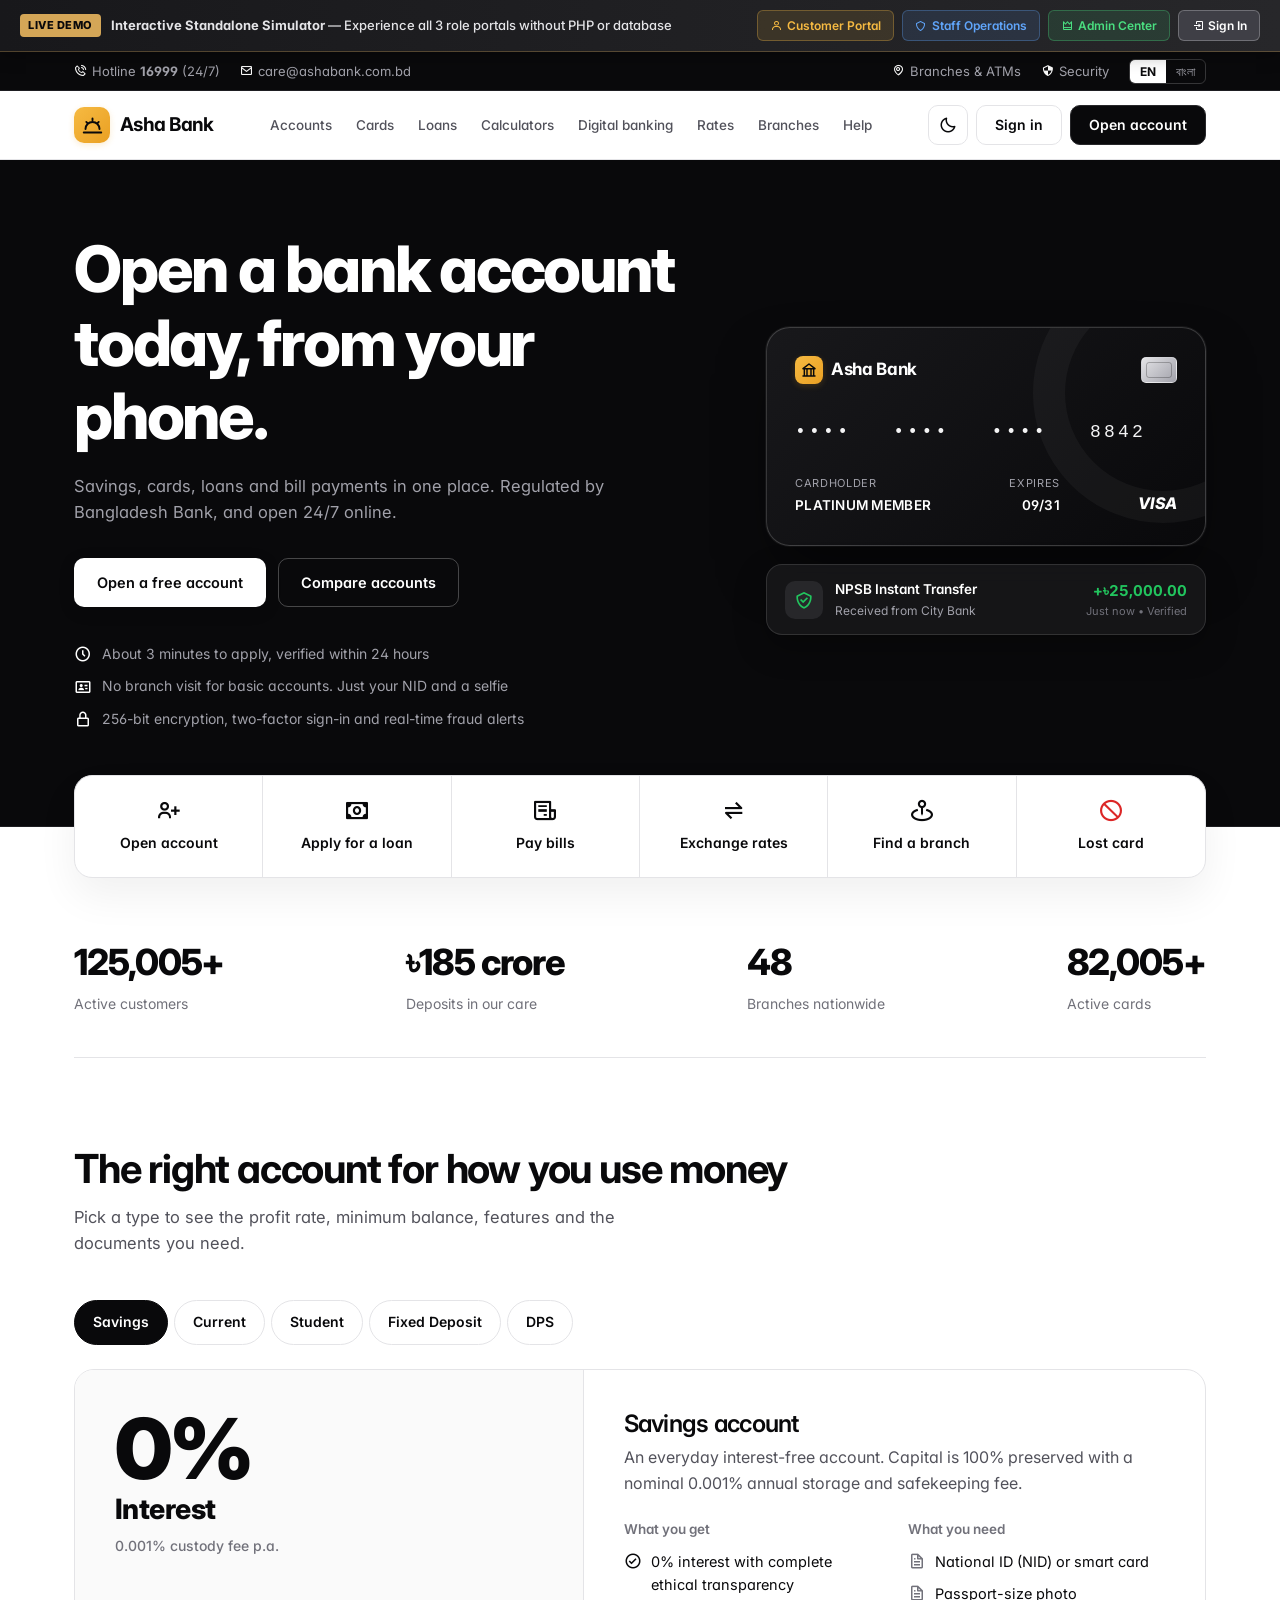
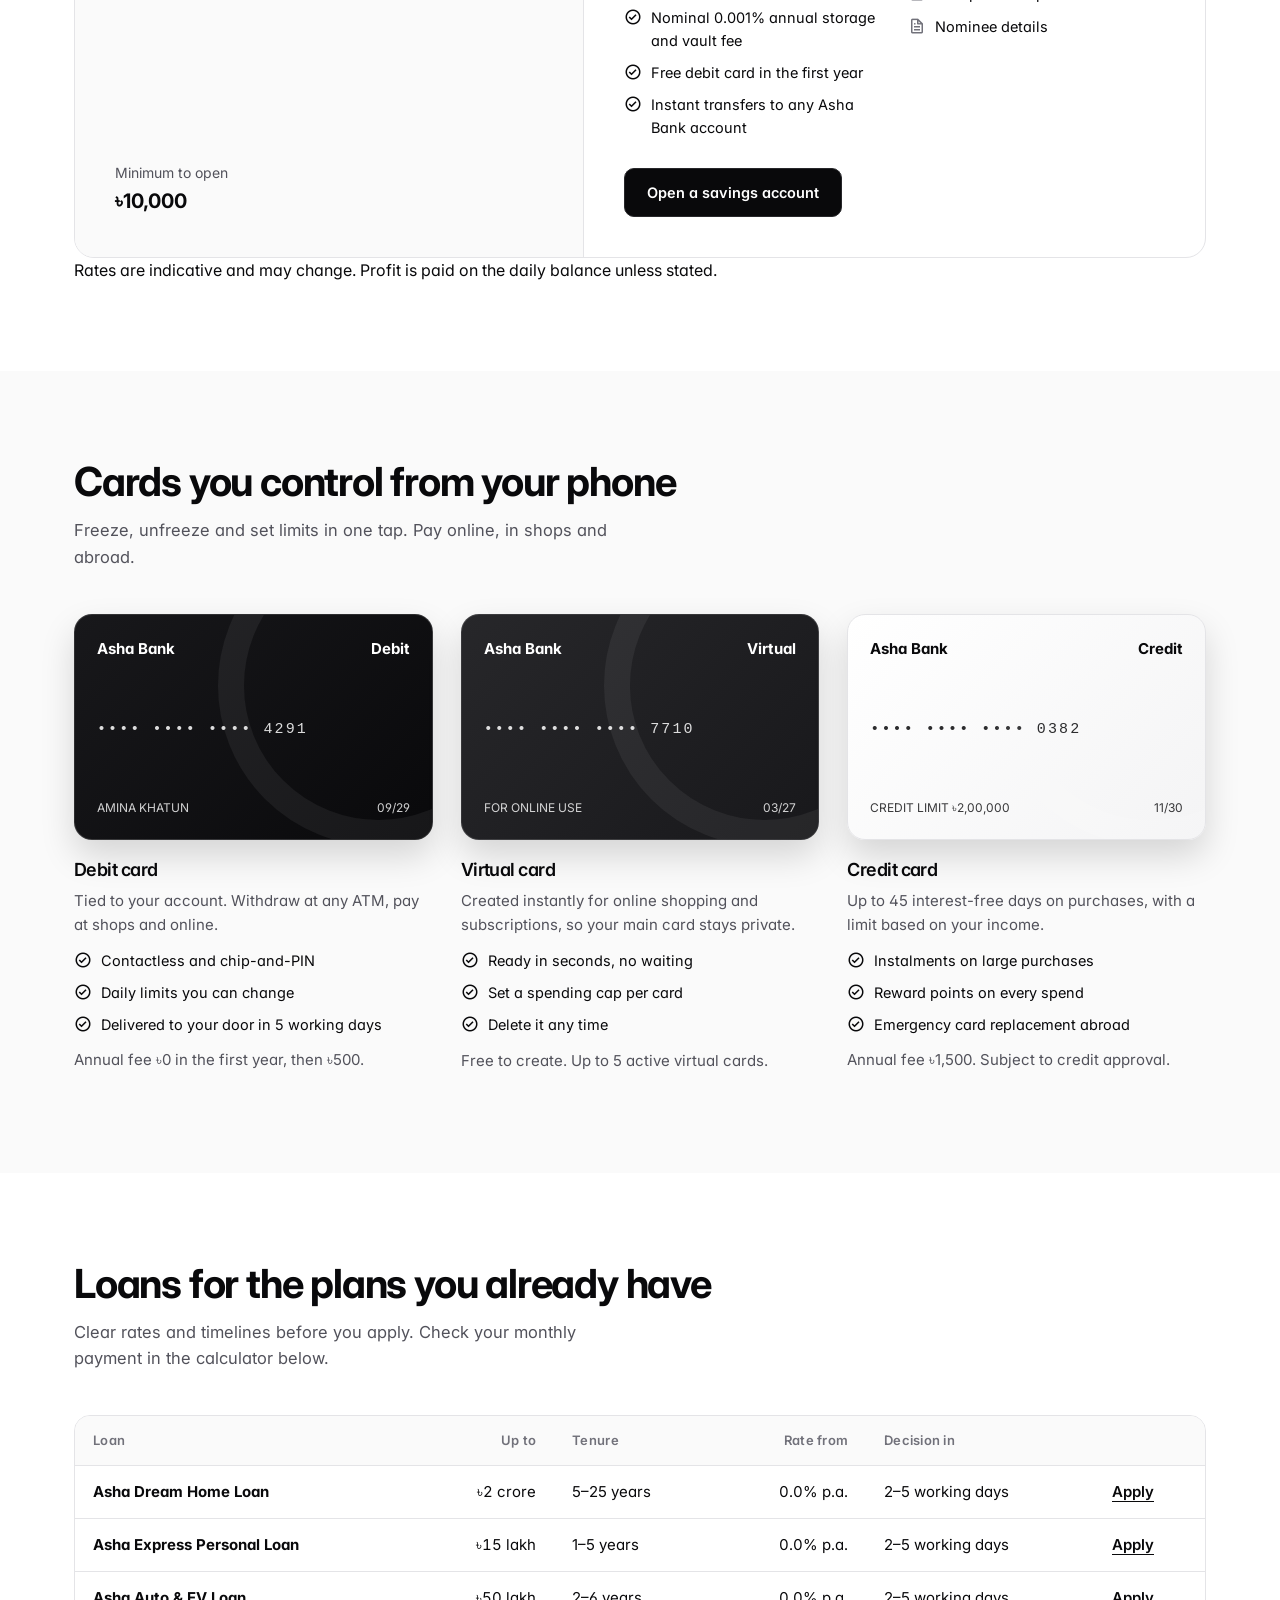
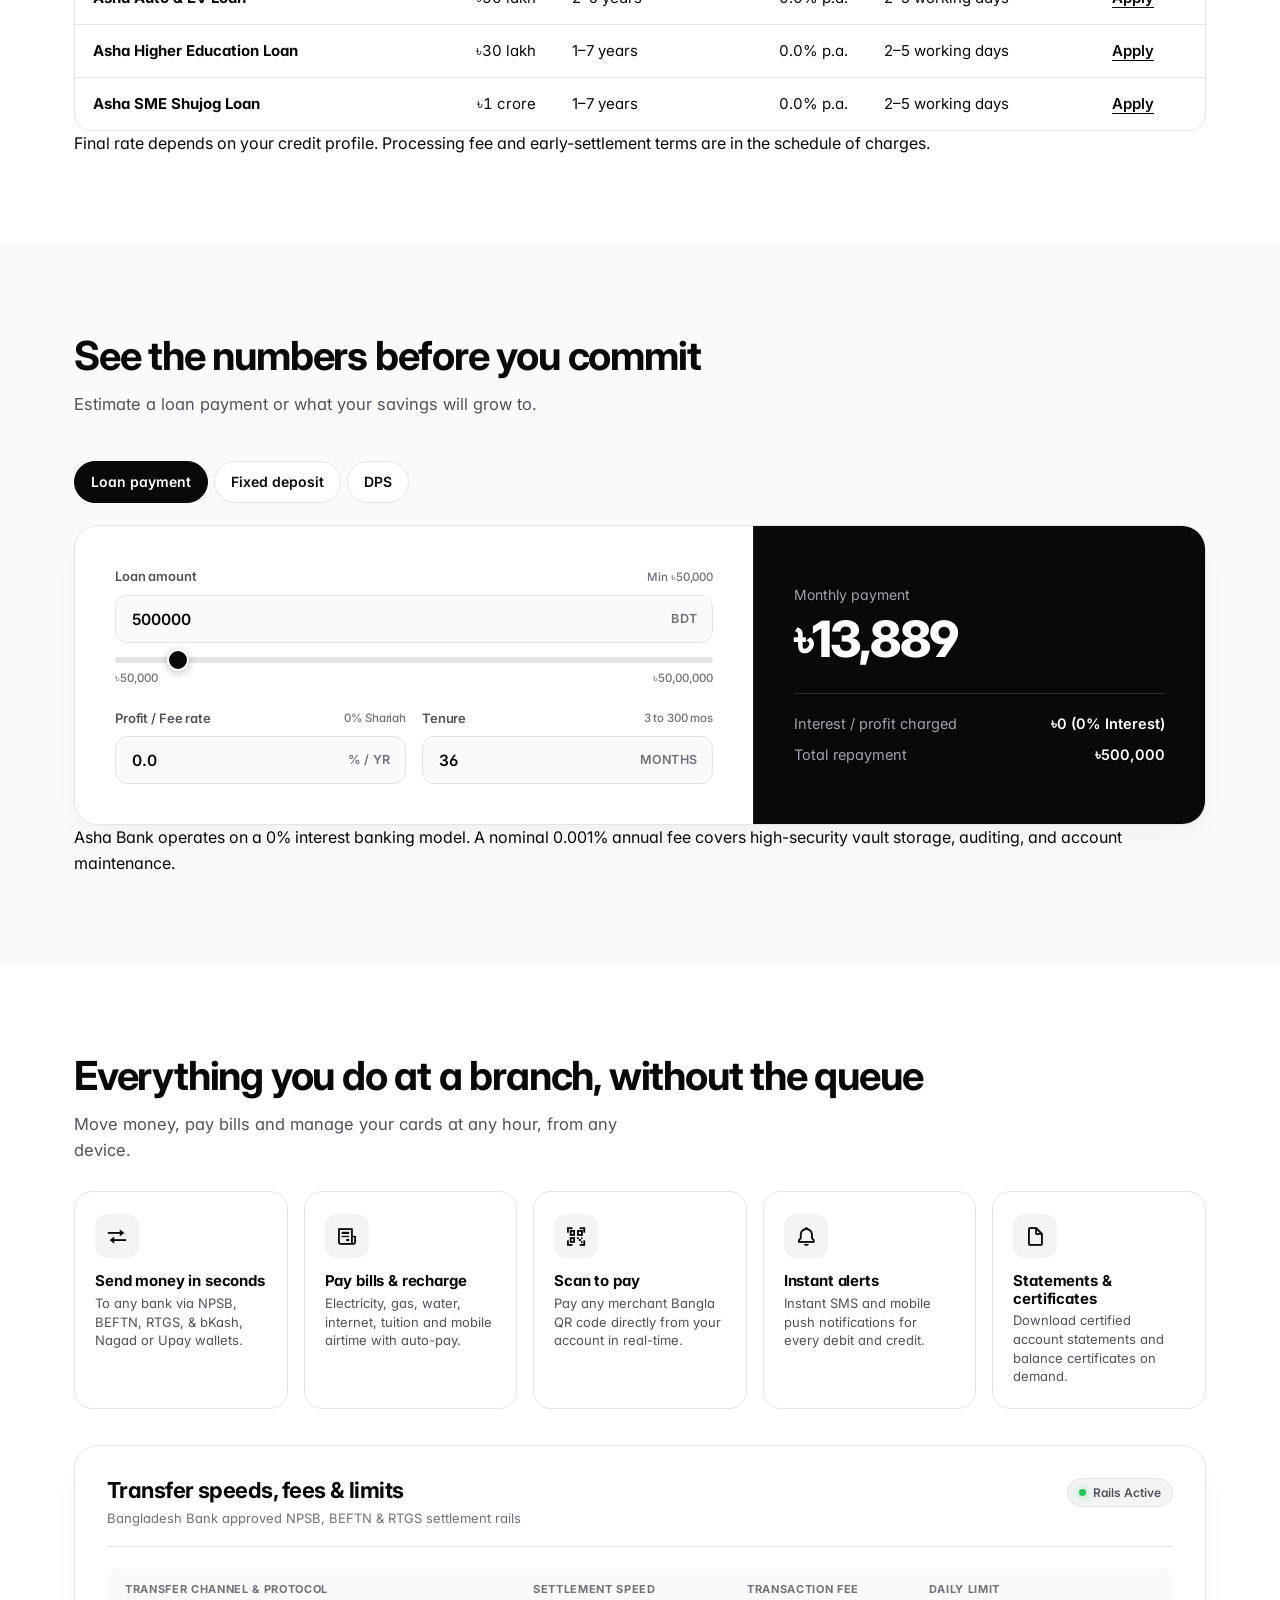
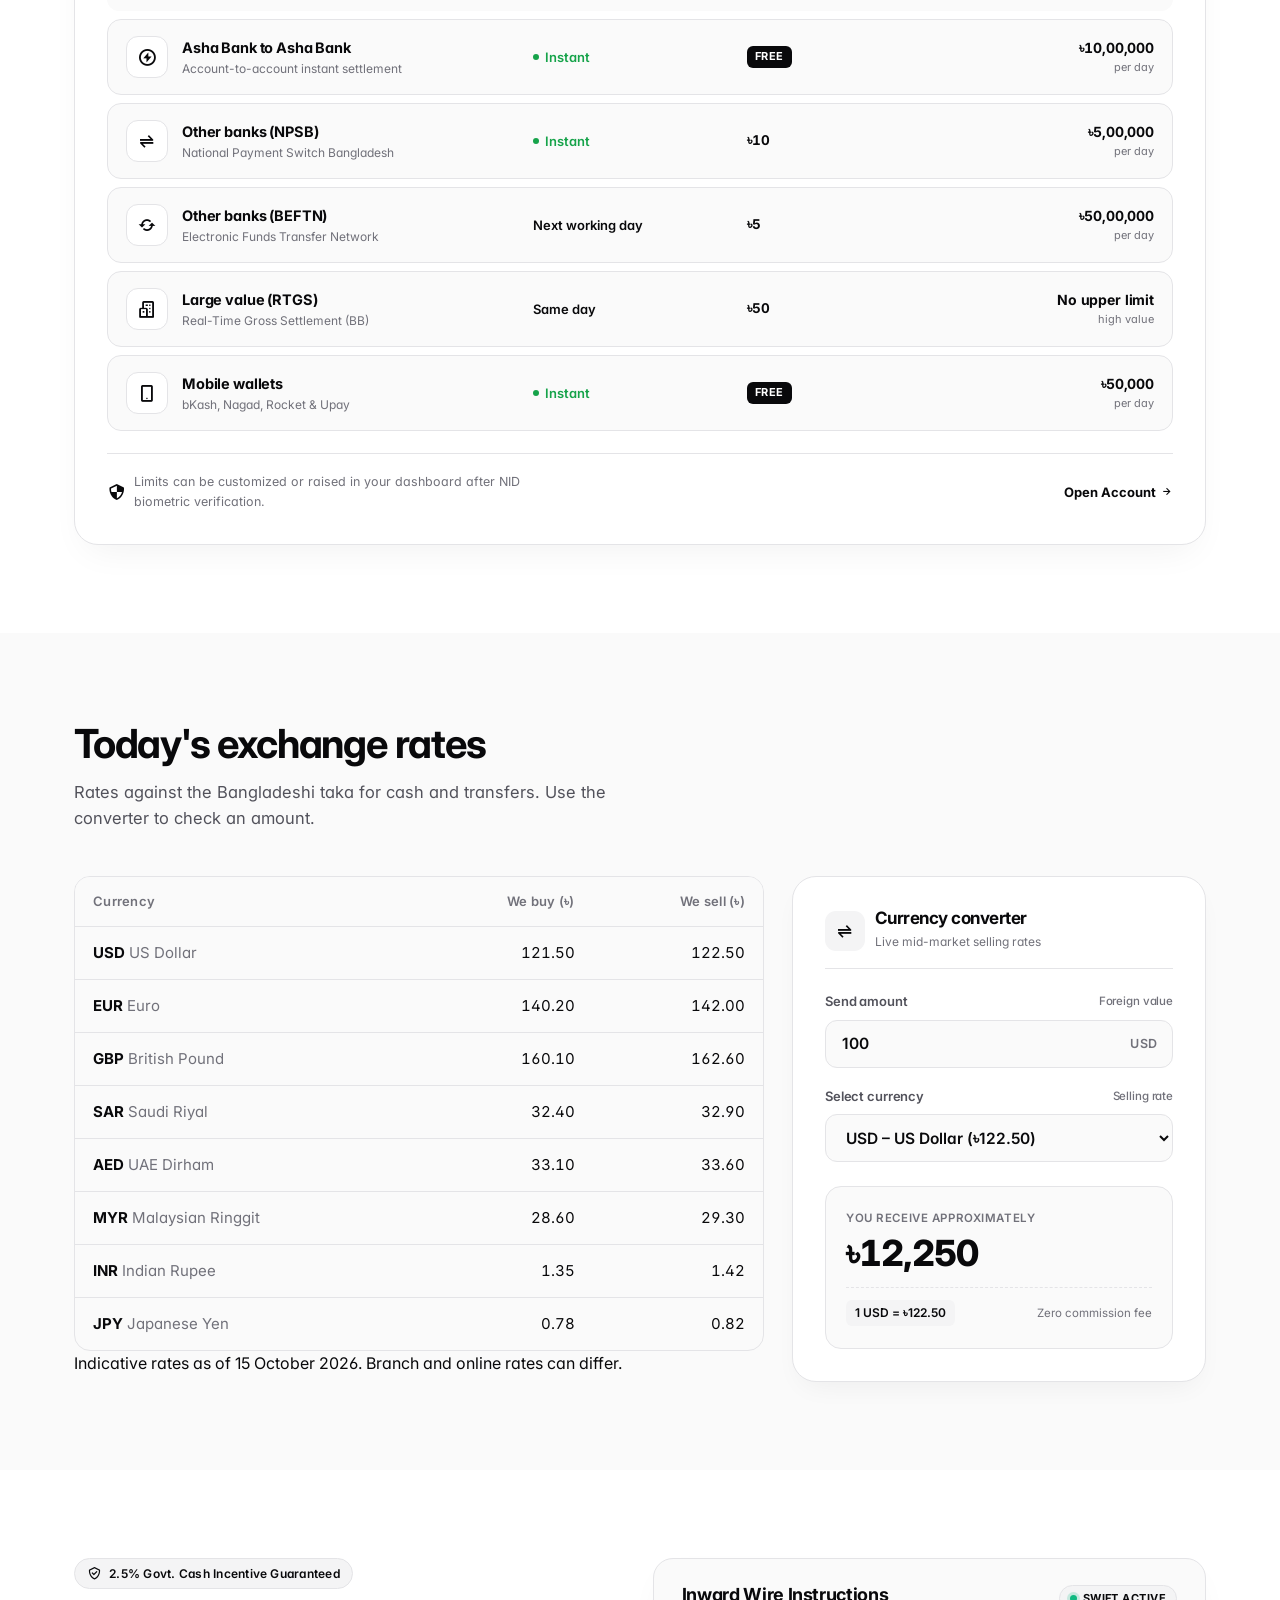
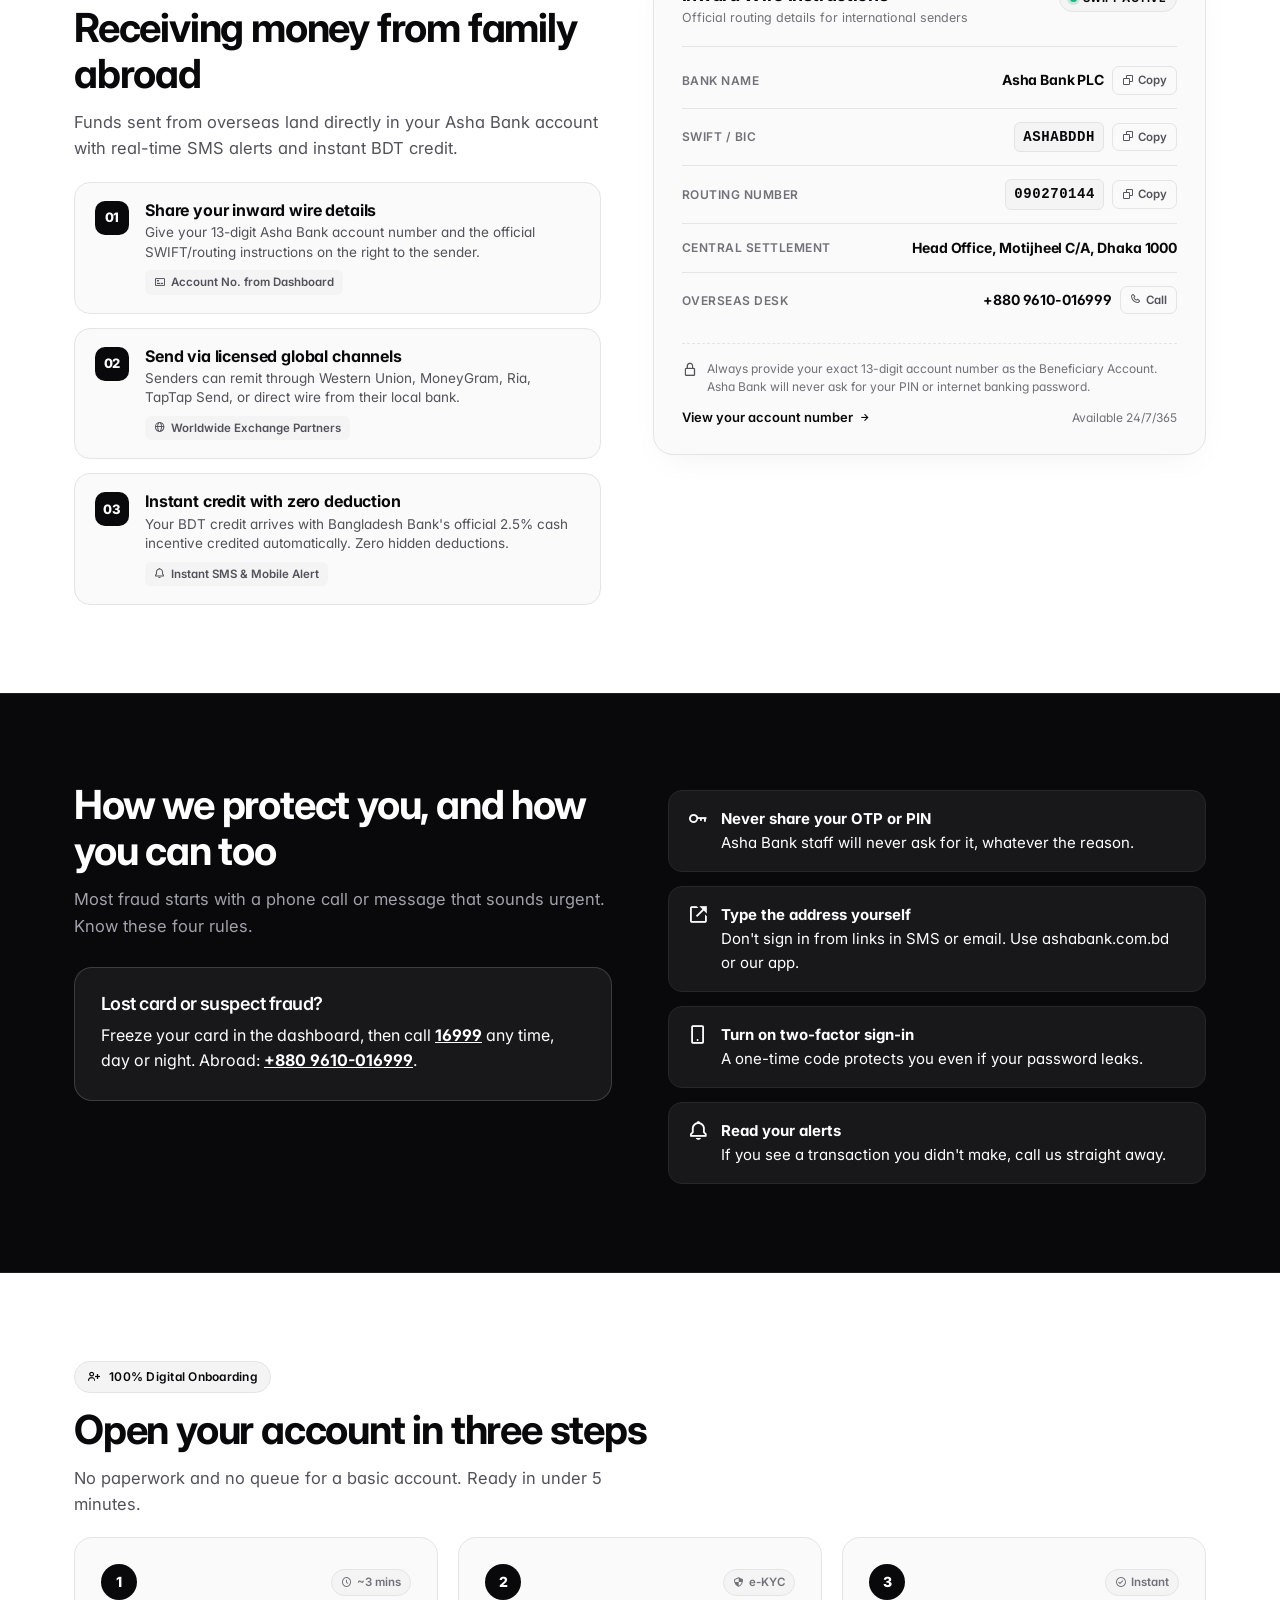
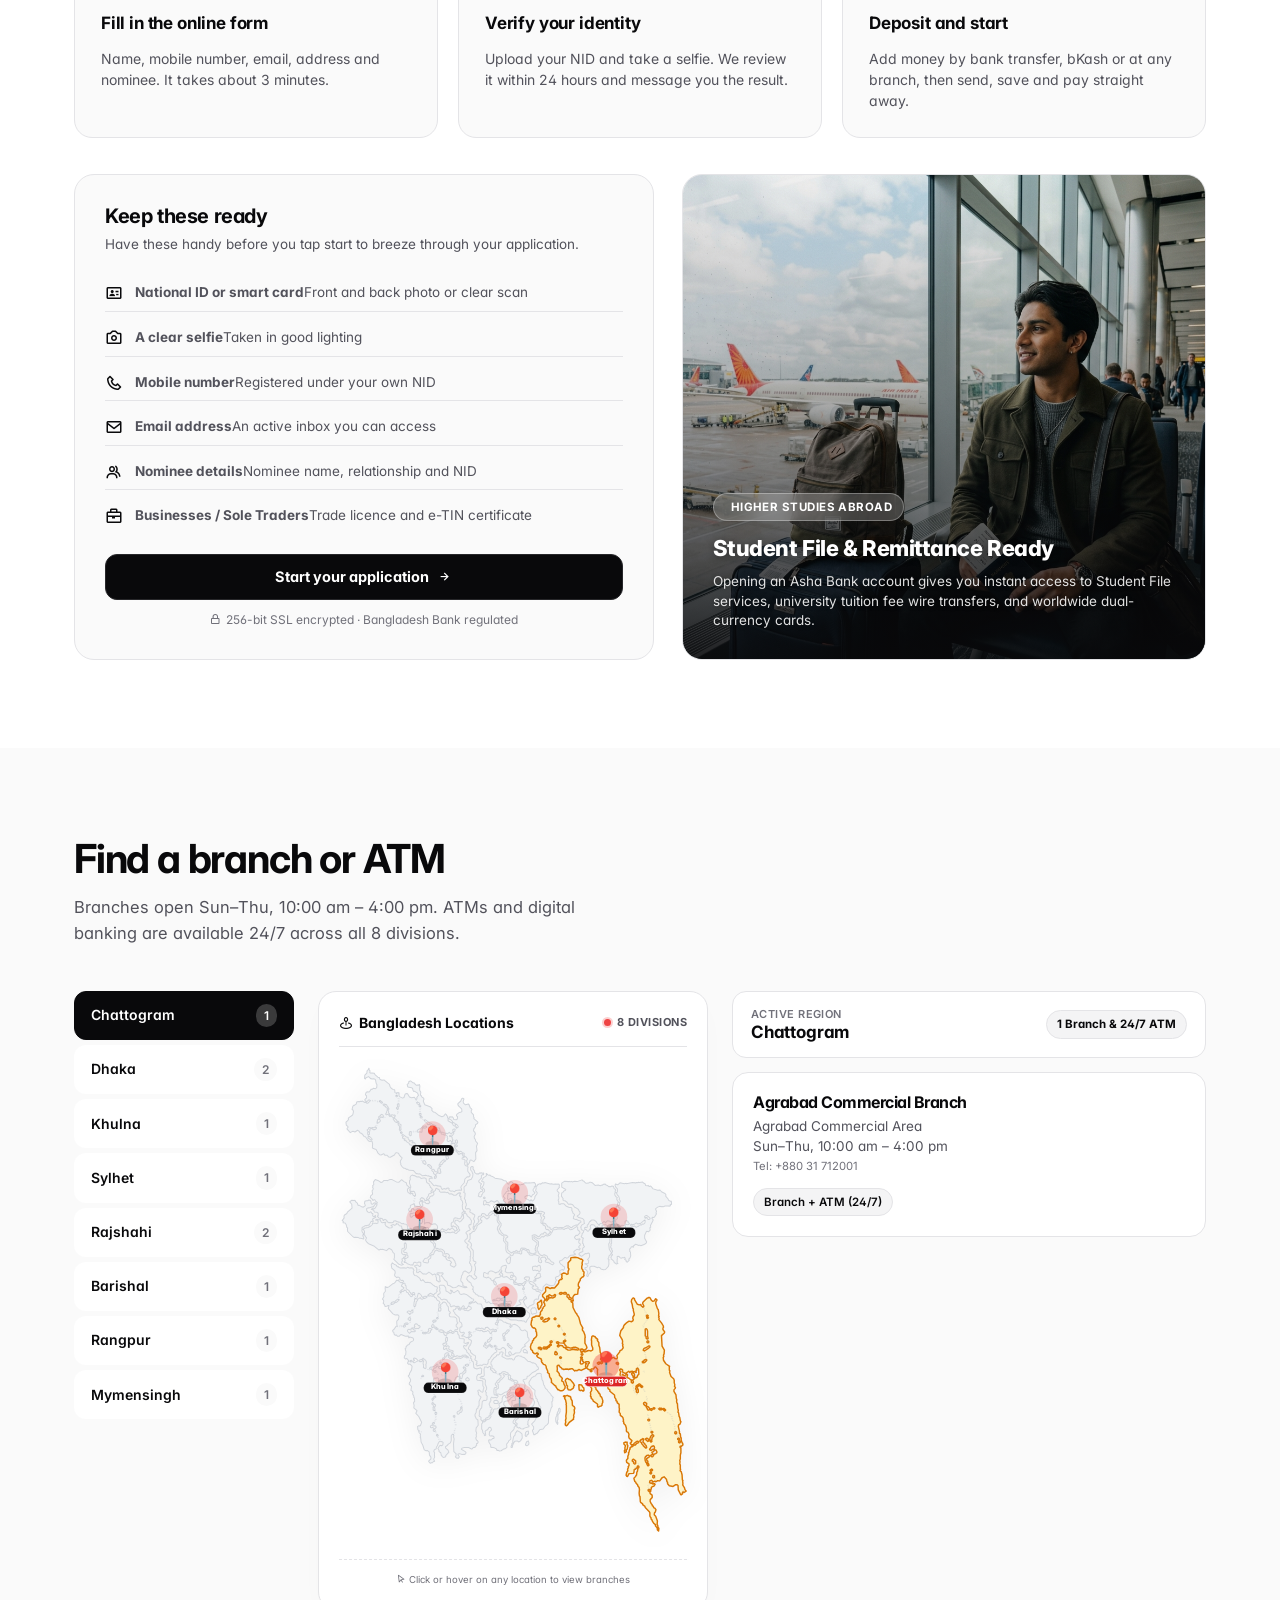
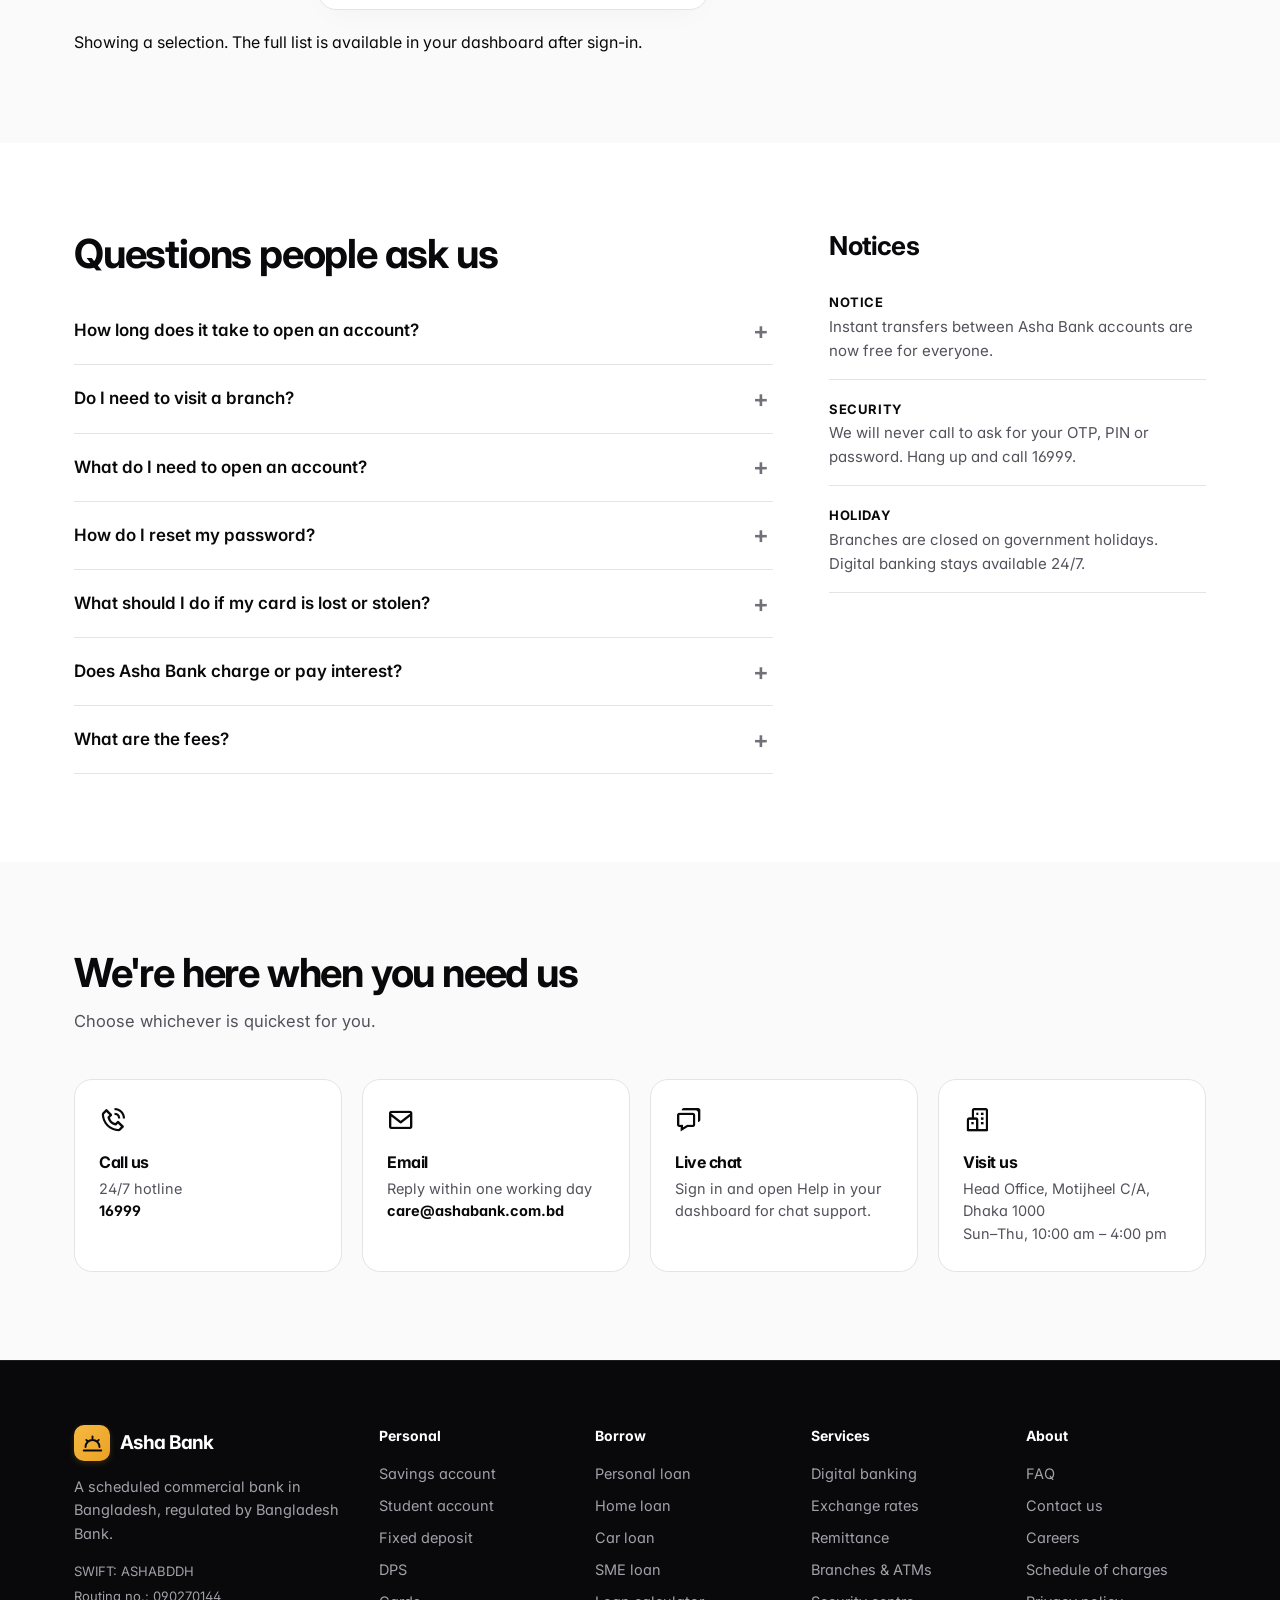
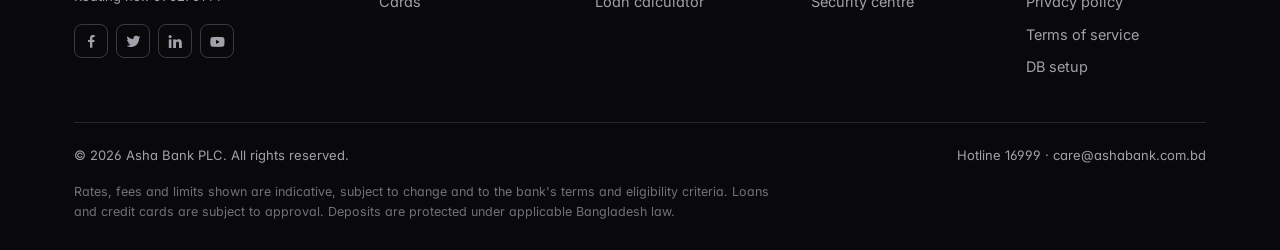
<file: index.html>
<!DOCTYPE html>
<html lang="en" data-theme="light">
<head>
<meta charset="UTF-8">
<meta name="viewport" content="width=device-width, initial-scale=1">
<title>Asha Bank</title>
<meta name="description" content="Asha Bank is a digital bank for Bangladesh. Open a savings account online, send money instantly, apply for loans and cards, and bank 24/7.">
<meta name="author" content="Asha Bank PLC">
<link rel="preconnect" href="https://fonts.googleapis.com">
<link rel="preconnect" href="https://fonts.gstatic.com" crossorigin>
<link href="https://fonts.googleapis.com/css2?family=Inter:wght@300;400;500;600;700;800;900&family=Hind+Siliguri:wght@400;500;600;700&display=swap" rel="stylesheet">
<link href="https://unpkg.com/boxicons@2.1.4/css/boxicons.min.css" rel="stylesheet">
<link rel="icon" type="image/svg+xml" href="assets/images/favicon.svg">
<style>
/* ═════════ TOKENS (BLACK & WHITE THEME) ═════════ */
*,*::before,*::after{margin:0;padding:0;box-sizing:border-box}
html{scroll-behavior:smooth;scroll-padding-top:84px}
:root{
  --bg:#FFFFFF;
  --bg-2:#FAFAFA;
  --bg-3:#F4F4F5;
  --ink:#09090B;
  --ink-2:#52525B;
  --ink-3:#71717A;
  --line:#E4E4E7;
  --line-2:#D4D4D8;
  --forest:#09090B;
  --forest-2:#18181B;
  --sun:#09090B;
  --sun-2:#27272A;
  --gold:#F6BA42;
  --gold-dark:#EAA023;
  --ok:#16A34A;
  --warn:#D97706;
  --err:#DC2626;
  --display:'Inter',-apple-system,BlinkMacSystemFont,'Segoe UI',Roboto,Helvetica,Arial,sans-serif;
  --body:'Inter',-apple-system,BlinkMacSystemFont,'Segoe UI',Roboto,Helvetica,Arial,sans-serif;
  --ease:cubic-bezier(.16,1,.3,1);
}
[data-theme="dark"]{
  --bg:#09090B;
  --bg-2:#121215;
  --bg-3:#18181B;
  --ink:#FAFAFA;
  --ink-2:#A1A1AA;
  --ink-3:#71717A;
  --line:#27272A;
  --line-2:#3F3F46;
  --forest:#000000;
  --forest-2:#09090B;
  --sun:#FAFAFA;
  --sun-2:#E4E4E7;
}
html,body{font-family:var(--body);background:var(--bg);color:var(--ink);line-height:1.6;-webkit-font-smoothing:antialiased;-moz-osx-font-smoothing:grayscale;text-rendering:optimizeLegibility;font-feature-settings:'cv02','cv03','cv04','cv11';overflow-x:hidden!important;width:100%!important;max-width:100%!important;position:relative}
a{color:inherit;text-decoration:none}
img,svg{display:block;max-width:100%}
button,input,select{font:inherit;color:inherit}
:focus-visible{outline:2px solid var(--ink);outline-offset:2px;border-radius:4px}
.wrap{max-width:1180px;width:100%;margin:0 auto;padding:0 24px;box-sizing:border-box}
h1,h2,h3{font-family:var(--display);line-height:1.15;letter-spacing:-.03em;font-feature-settings:'cv02','cv03','cv04','cv11'}
h2{font-size:clamp(28px,3.8vw,40px);font-weight:700;margin-bottom:12px}
h3{font-size:18px;font-weight:600}
.lede{color:var(--ink-2);font-size:16.5px;max-width:56ch}
section{padding:88px 0}
.sec-head{margin-bottom:44px}
.btn{display:inline-flex;align-items:center;gap:8px;padding:12px 22px;border-radius:10px;font-weight:600;font-size:14.5px;border:1.5px solid transparent;cursor:pointer;transition:transform .2s var(--ease),background .2s,border-color .2s,color .2s}
.btn:hover{transform:translateY(-2px)}
.btn-sun{background:#FFFFFF;color:#09090B;border-color:transparent;box-shadow:0 4px 16px rgba(0,0,0,.15)}
.btn-sun:hover{background:#F4F4F5;color:#000000}
.btn-dark{background:#09090B;color:#FFFFFF;border-color:#27272A}
.btn-dark:hover{background:#27272A;border-color:#3F3F46}
.btn-line{border-color:var(--line);background:transparent;color:var(--ink)}
.btn-line:hover{background:var(--bg-3);border-color:var(--line-2)}
.btn-ghost-light{border-color:rgba(255,255,255,.25);color:#FFFFFF;background:transparent}
.btn-ghost-light:hover{background:rgba(255,255,255,.1);border-color:rgba(255,255,255,.4)}
.link{color:var(--ink);font-weight:600;border-bottom:1.5px solid currentColor}
[data-theme="dark"] .link{color:var(--ink)}

/* ═════════ UTILITY BAR ═════════ */
.util{background:#09090B;color:#A1A1AA;font-size:13px;border-bottom:1px solid #1E1E22}
.util .wrap{display:flex;align-items:center;justify-content:space-between;gap:16px;min-height:38px;flex-wrap:wrap}
.util-l,.util-r{display:flex;align-items:center;gap:20px;flex-wrap:wrap}
.util a:hover{color:#FFFFFF}
.util i{margin-right:5px;color:#FAFAFA}
.lang{display:inline-flex;border:1px solid rgba(255,255,255,.18);border-radius:6px;overflow:hidden}
.lang button{background:none;border:0;padding:2px 10px;font-size:12px;cursor:pointer;color:#A1A1AA}
.lang button[aria-pressed="true"]{background:#FFFFFF;color:#09090B;font-weight:700}

/* ═════════ HEADER ═════════ */
.head{position:sticky;top:0;z-index:50;background:color-mix(in srgb,var(--bg) 92%,transparent);backdrop-filter:blur(16px);-webkit-backdrop-filter:blur(16px);border-bottom:1px solid var(--line)}
.head .wrap{display:flex;align-items:center;gap:16px;height:68px}
.brand{display:flex;align-items:center;gap:10px;font-family:var(--display);font-weight:700;font-size:19px;letter-spacing:-.03em;flex-shrink:0}
.mark{width:36px;height:36px;border-radius:10px;background:linear-gradient(135deg,#F6BA42,#EAA023);display:grid;place-items:center;box-shadow:0 2px 6px rgba(234,160,35,0.2)}
.mark svg{width:21px;height:21px}
.nav{display:flex;gap:4px;margin:0 4px;flex:1;align-items:center;justify-content:center}
.nav a{padding:8px 10px;border-radius:8px;font-size:13.5px;font-weight:500;color:var(--ink-2);white-space:nowrap;line-height:1.2;transition:background .2s,color .2s;display:inline-flex;align-items:center;gap:6px}
.nav a:hover{background:var(--bg-3);color:var(--ink)}
.nav a i{display:none}
.nav-mobile-foot{display:none}
.head-act{display:flex;gap:8px;align-items:center;flex-shrink:0}
.head-act .btn{height:40px;padding:0 18px;font-size:14px;font-weight:600;border-radius:10px;border-width:1px;display:inline-flex;align-items:center;justify-content:center;box-sizing:border-box;white-space:nowrap;line-height:1}
.head-act .btn:hover{transform:none}
.head-act .icon-btn{width:40px;height:40px;border-radius:10px;border:1px solid var(--line);background:transparent;color:var(--ink);cursor:pointer;font-size:18px;display:inline-flex;align-items:center;justify-content:center;box-sizing:border-box;flex-shrink:0;transition:background .2s,border-color .2s}
.head-act .icon-btn:hover{background:var(--bg-3);border-color:var(--line-2)}

/* Burger Button: STRICTLY hidden on desktop */
.burger{display:none!important;width:40px;height:40px;border-radius:10px;border:1px solid var(--line);background:var(--bg);color:var(--ink);cursor:pointer;align-items:center;justify-content:center;font-size:20px;position:relative;flex-shrink:0;transition:all .2s cubic-bezier(.16,1,.3,1);-webkit-tap-highlight-color:transparent}
.burger:hover{background:var(--bg-3);border-color:var(--line-2)}
.burger:active{transform:scale(0.94)}
.burger.active{background:var(--bg-3);border-color:var(--ink);color:var(--ink)}
.burger i{transition:transform .2s ease,opacity .15s ease}

/* Full Page Blur Backdrop: strictly lower than navbar (z-index: 45 vs navbar z-index: 50) */
.nav-backdrop{position:fixed;inset:0;width:100%;height:100%;background:rgba(9,9,11,0.48);backdrop-filter:blur(12px);-webkit-backdrop-filter:blur(12px);z-index:45;opacity:0;visibility:hidden;pointer-events:none;transition:opacity .28s cubic-bezier(.16,1,.3,1),visibility .28s ease}
.nav-backdrop.open{opacity:1;visibility:visible;pointer-events:auto}
[data-theme="dark"] .nav-backdrop{background:rgba(0,0,0,0.68)}
body.nav-locked{overflow:hidden!important;touch-action:none}

/* ═════════ HERO ═════════ */
.hero{background:#09090B;color:#FFFFFF;padding:72px 0 0;position:relative;overflow:hidden;isolation:isolate;border-bottom:1px solid #1E1E22}
.hero .wrap{display:grid;grid-template-columns:1.15fr .85fr;gap:56px;align-items:center;padding-bottom:96px}
.hero h1{font-size:clamp(38px,5.2vw,64px);font-weight:800;letter-spacing:-.035em;margin-bottom:20px}
.hero .lede{color:#A1A1AA;margin-bottom:32px}
.hero-cta{display:flex;gap:12px;flex-wrap:wrap;margin-bottom:36px}
.assure{display:grid;gap:10px;font-size:14px;color:#A1A1AA;list-style:none}
.assure li{display:flex;gap:10px;align-items:center}
.assure i{color:#FFFFFF;font-size:18px}

/* ═════════ HERO VISUAL (FINTECH CARD SHOWCASE) ═════════ */
.hero-visual{position:relative;display:flex;flex-direction:column;gap:18px;max-width:440px;margin-left:auto;width:100%;box-sizing:border-box}
.hero-card{
  background:linear-gradient(135deg,#18181B 0%,#09090B 100%);
  border:1px solid rgba(255,255,255,0.18);
  border-radius:24px;
  padding:28px;
  color:#FFFFFF;
  box-shadow:0 30px 60px -15px rgba(0,0,0,0.5),0 0 0 1px rgba(255,255,255,0.06);
  position:relative;
  overflow:hidden;
  transition:transform .3s var(--ease);
  width:100%;box-sizing:border-box;
}
.hero-card:hover{transform:translateY(-4px)}
.hero-card::after{
  content:"";
  position:absolute;
  right:-20%;
  top:-30%;
  width:260px;
  height:260px;
  border-radius:50%;
  border:32px solid rgba(255,255,255,0.04);
  pointer-events:none;
}
.hc-head{display:flex;justify-content:space-between;align-items:center;margin-bottom:34px}
.hc-brand{font-size:17px;font-weight:700;letter-spacing:-0.02em;display:flex;align-items:center;gap:8px}
.hc-chip{width:36px;height:26px;border-radius:5px;background:linear-gradient(135deg,#E4E4E7,#A1A1AA);border:1px solid rgba(255,255,255,0.4);position:relative}
.hc-chip::after{content:"";position:absolute;inset:4px;border:1px solid rgba(0,0,0,0.25);border-radius:3px}
.hc-num{font-family:ui-monospace,SFMono-Regular,Menlo,Monaco,Consolas,monospace;font-size:18px;letter-spacing:0.18em;margin-bottom:28px;color:#F4F4F5}
.hc-foot{display:flex;justify-content:space-between;align-items:flex-end}
.hc-label{font-size:11px;text-transform:uppercase;color:#A1A1AA;letter-spacing:0.06em;margin-bottom:3px}
.hc-val{font-size:13.5px;font-weight:600;letter-spacing:0.02em;color:#FFFFFF}
.hc-type{font-size:16px;font-weight:800;letter-spacing:-0.02em;font-style:italic}

.hero-pill{
  background:rgba(24,24,27,0.85);
  backdrop-filter:blur(16px);
  border:1px solid rgba(255,255,255,0.12);
  border-radius:16px;
  padding:14px 18px;
  color:#FFFFFF;
  display:flex;
  align-items:center;
  justify-content:space-between;
  gap:16px;
  box-shadow:0 12px 32px rgba(0,0,0,0.3);
  width:100%;box-sizing:border-box;min-width:0;
}
.hero-pill-left{display:flex;align-items:center;gap:12px}
.hero-pill-icon{width:38px;height:38px;border-radius:10px;background:#27272A;display:grid;place-items:center;font-size:20px;color:#22C55E}
.hero-pill-title{font-size:13.5px;font-weight:600}
.hero-pill-sub{font-size:12px;color:#A1A1AA}
.hero-pill-amt{font-size:15px;font-weight:700;color:#22C55E;font-variant-numeric:tabular-nums;text-align:right}
.hero-pill-time{font-size:11px;color:#71717A}

/* ═════════ QUICK ACTIONS ═════════ */
.quick{padding:0;margin-top:-52px;position:relative;z-index:2}
.quick-grid{display:grid;grid-template-columns:repeat(6,1fr);background:var(--bg);border:1px solid var(--line);border-radius:18px;box-shadow:0 18px 40px rgba(0,0,0,.06);overflow:hidden}
.quick-grid a{padding:22px 14px;text-align:center;border-right:1px solid var(--line);font-weight:600;font-size:14px;display:flex;flex-direction:column;align-items:center;gap:8px;transition:background .2s}
.quick-grid a:last-child{border-right:0}
.quick-grid a:hover{background:var(--bg-2)}
.quick-grid i{font-size:26px;color:var(--ink)}
.quick-grid a.urgent i{color:var(--err)}

/* ═════════ STATS ═════════ */
.stats{padding:56px 0 0}
.stats-row{display:flex;justify-content:space-between;gap:24px;flex-wrap:wrap;border-bottom:1px solid var(--line);padding-bottom:40px}
.stat b{display:block;font-family:var(--display);font-size:36px;font-weight:800;letter-spacing:-.03em}
.stat span{color:var(--ink-3);font-size:14px}

/* ═════════ ACCOUNTS ═════════ */
.acc-tabs{display:flex;gap:6px;flex-wrap:wrap;margin-bottom:24px}
.acc-tabs button{padding:10px 18px;border-radius:99px;border:1.5px solid var(--line);background:none;font-weight:600;font-size:14px;cursor:pointer}
.acc-tabs button[aria-selected="true"]{background:#09090B;border-color:#09090B;color:#FFFFFF}
[data-theme="dark"] .acc-tabs button[aria-selected="true"]{background:#FAFAFA;border-color:#FAFAFA;color:#09090B}
.acc-panel{display:none;grid-template-columns:.9fr 1.1fr;gap:0;border:1px solid var(--line);border-radius:20px;overflow:hidden}
.acc-panel.on{display:grid}
.acc-rate{background:var(--bg-2);padding:40px;display:flex;flex-direction:column;justify-content:space-between;gap:28px;border-right:1px solid var(--line)}
.rate-stack{display:flex;flex-direction:column;align-items:flex-start;line-height:1}
.rate-num{font-family:var(--display);font-size:clamp(54px,7vw,84px);font-weight:900;letter-spacing:-.04em;line-height:.92;color:var(--ink)}
.rate-text{font-family:var(--display);font-size:clamp(20px,2.4vw,28px);font-weight:800;letter-spacing:-.02em;line-height:1.15;color:var(--ink);margin-top:6px}
.acc-rate .big{font-family:var(--display);font-size:clamp(38px,5vw,54px);font-weight:800;letter-spacing:-.03em;line-height:1}
.acc-rate small{display:block;color:var(--ink-3);margin-top:10px;font-size:14px;font-weight:500}
.acc-min{font-size:14px;color:var(--ink-2)}
.acc-min b{font-size:20px;font-family:var(--display);display:block;color:var(--ink)}
.acc-body{padding:40px}
.acc-body p{color:var(--ink-2);margin-bottom:22px}
.cols2{display:grid;grid-template-columns:1fr 1fr;gap:28px;margin-bottom:28px}
.cols2 h4{font-size:13.5px;color:var(--ink-3);font-weight:600;margin-bottom:10px}
ul.tick{list-style:none;display:grid;gap:9px;font-size:14.5px}
ul.tick li{display:flex;gap:9px}
ul.tick i{color:var(--ink);font-size:18px;flex:none;margin-top:2px}
ul.doc i{color:var(--ink-3)}

/* ═════════ CARDS ═════════ */
.cards-sec{background:var(--bg-2)}
.cards-grid{display:grid;grid-template-columns:repeat(3,1fr);gap:28px}
.pcard{aspect-ratio:1.586;border-radius:18px;padding:22px;color:#fff;display:flex;flex-direction:column;justify-content:space-between;position:relative;overflow:hidden;margin-bottom:20px;box-shadow:0 16px 34px rgba(0,0,0,.15)}
.pcard::after{content:"";position:absolute;right:-30%;top:-40%;width:90%;aspect-ratio:1;border-radius:50%;border:26px solid rgba(255,255,255,.06)}
.pc-debit{background:linear-gradient(135deg,#18181B 0%,#09090B 100%);border:1px solid rgba(255,255,255,.14)}
.pc-virtual{background:linear-gradient(135deg,#27272A 0%,#18181B 100%);border:1px solid rgba(255,255,255,.12)}
.pc-credit{background:linear-gradient(135deg,#FFFFFF 0%,#F4F4F5 100%);color:#09090B;border:1px solid #E4E4E7}
[data-theme="dark"] .pc-credit{background:linear-gradient(135deg,#3F3F46 0%,#27272A 100%);color:#FAFAFA;border-color:#52525B}
.pcard .t{display:flex;justify-content:space-between;font-weight:700;font-size:15px}
.pcard .n{font-family:ui-monospace,monospace;letter-spacing:.14em;font-size:15px;opacity:.85}
.pcard .b{display:flex;justify-content:space-between;font-size:12px;opacity:.8}
.cards-grid h3{margin-bottom:8px}
.cards-grid p{color:var(--ink-2);font-size:15px;margin-bottom:12px}
.fee{font-size:13.5px;color:var(--ink-3);margin-top:12px}

/* ═════════ LOANS + TOOLS ═════════ */
.table-wrap{overflow-x:auto;border:1px solid var(--line);border-radius:16px}
table{width:100%;border-collapse:collapse;font-size:15px;min-width:560px}
th,td{padding:14px 18px;text-align:left;border-bottom:1px solid var(--line)}
th{background:var(--bg-2);font-size:13px;color:var(--ink-3);font-weight:600;letter-spacing:.02em}
tr:last-child td{border-bottom:0}
td.num,th.num{text-align:right;font-variant-numeric:tabular-nums}
.tools{background:var(--bg-2)}
.tool-box{display:grid;grid-template-columns:1.2fr .8fr;border:1px solid var(--line);border-radius:24px;background:var(--bg);box-shadow:0 14px 32px -10px rgba(0,0,0,0.06);overflow:hidden}
.tool-in{padding:40px;display:flex;flex-direction:column;gap:20px;background:var(--bg)}
.field{display:flex;flex-direction:column;gap:8px}
.field label{display:flex;justify-content:space-between;align-items:center;font-size:13px;font-weight:600;color:var(--ink-2);letter-spacing:-0.01em}
.field-hint{font-size:11.5px;color:var(--ink-3);font-weight:500}
.field-row{display:grid;grid-template-columns:1fr 1fr;gap:16px}
.input-box{position:relative;display:flex;align-items:center}
.input-box input,.input-box select{
  width:100%;height:48px;padding:0 52px 0 16px;
  background:var(--bg-2);border:1.5px solid var(--line);border-radius:12px;
  font-size:15.5px;font-weight:600;color:var(--ink);
  transition:border-color .2s,box-shadow .2s,background .2s;
  box-sizing:border-box;font-family:inherit;outline:none;
}
.input-box input:focus,.input-box select:focus{
  border-color:var(--ink);background:var(--bg);
  box-shadow:0 0 0 3px rgba(9,9,11,0.08);
}
[data-theme="dark"] .input-box input:focus,[data-theme="dark"] .input-box select:focus{
  border-color:#FAFAFA;
  box-shadow:0 0 0 3px rgba(250,250,250,0.12);
}
.input-box .suffix{
  position:absolute;right:16px;font-size:12.5px;font-weight:600;
  color:var(--ink-3);pointer-events:none;text-transform:uppercase;letter-spacing:0.02em;
}
.slider-wrap{margin-top:-6px;display:flex;flex-direction:column;gap:6px}
.range{
  -webkit-appearance:none;appearance:none;width:100%;height:6px;
  border-radius:99px;background:var(--line);outline:none;cursor:pointer;
  transition:background .2s;
}
.range::-webkit-slider-thumb{
  -webkit-appearance:none;appearance:none;width:22px;height:22px;
  border-radius:50%;background:#09090B;border:2.5px solid #FFFFFF;
  box-shadow:0 2px 8px rgba(0,0,0,0.25);cursor:pointer;
  transition:transform .15s var(--ease),box-shadow .15s;
}
.range::-webkit-slider-thumb:hover{
  transform:scale(1.15);box-shadow:0 4px 12px rgba(0,0,0,0.35);
}
[data-theme="dark"] .range::-webkit-slider-thumb{
  background:#FAFAFA;border-color:#18181B;box-shadow:0 2px 8px rgba(255,255,255,0.2);
}
.range::-moz-range-thumb{
  width:22px;height:22px;border-radius:50%;background:#09090B;
  border:2.5px solid #FFFFFF;box-shadow:0 2px 8px rgba(0,0,0,0.25);cursor:pointer;
}
[data-theme="dark"] .range::-moz-range-thumb{
  background:#FAFAFA;border-color:#18181B;
}
.range-limits{display:flex;justify-content:space-between;font-size:11.5px;color:var(--ink-3);font-weight:500}
.tool-out{background:#09090B;color:#fff;padding:40px;display:flex;flex-direction:column;justify-content:center;gap:6px;border-left:1px solid #1E1E22}
.tool-out .lab{color:#A1A1AA;font-size:14px}
.tool-out .res{font-family:var(--display);font-size:clamp(34px,4.6vw,50px);font-weight:800;letter-spacing:-.03em;line-height:1.05}
.tool-out dl{display:grid;grid-template-columns:1fr auto;gap:8px 20px;margin-top:22px;padding-top:18px;border-top:1px solid rgba(255,255,255,.15);font-size:14.5px}
.tool-out dt{color:#A1A1AA}
.tool-out dd{font-weight:600;text-align:right}
.tool-tabs{display:flex;gap:6px;margin-bottom:22px;flex-wrap:wrap}
.tool-tabs button{padding:9px 16px;border-radius:99px;border:1.5px solid var(--line);background:var(--bg);font-weight:600;cursor:pointer;font-size:14px}
.tool-tabs button[aria-selected="true"]{background:#09090B;color:#fff;border-color:#09090B}
[data-theme="dark"] .tool-tabs button[aria-selected="true"]{background:#FAFAFA;color:#09090B;border-color:#FAFAFA}
.hide{display:none!important}

/* ═════════ DIGITAL SECTION (TOP ROW FLEX CARDS + BOTTOM ROW GRID TABLE) ═════════ */
.dig-intro{margin-bottom:36px}
.feat-flex{display:flex;flex-wrap:wrap;gap:16px;align-items:stretch}
.feat-card{
  flex:1 1 200px;background:var(--bg);border:1px solid var(--line);border-radius:18px;
  padding:22px 20px;display:flex;flex-direction:column;gap:14px;
  transition:transform .2s var(--ease),border-color .2s,box-shadow .2s;
}
.feat-card:hover{transform:translateY(-2px);border-color:var(--ink);box-shadow:0 8px 24px -8px rgba(0,0,0,0.08)}
[data-theme="dark"] .feat-card:hover{border-color:#FAFAFA;box-shadow:0 8px 24px -8px rgba(0,0,0,0.4)}
.feat-card .feat-icon{width:44px;height:44px;border-radius:12px;background:var(--bg-3);display:grid;place-items:center;font-size:22px;color:var(--ink);flex-shrink:0}
.feat-card h3{font-size:15px;font-weight:700;color:var(--ink);margin-bottom:4px;letter-spacing:-0.01em}
.feat-card p{font-size:13px;color:var(--ink-2);line-height:1.45;margin:0}

/* Transfer Rails Grid Table Style */
.transfer-box{background:var(--bg);border:1px solid var(--line);border-radius:24px;padding:32px;box-shadow:0 16px 36px -12px rgba(0,0,0,0.06);position:relative;overflow:hidden}
[data-theme="dark"] .transfer-box{background:#121215;border-color:#27272A;box-shadow:0 20px 40px -15px rgba(0,0,0,0.5)}
.tb-head{display:flex;justify-content:space-between;align-items:flex-start;gap:16px;margin-bottom:22px;padding-bottom:18px;border-bottom:1px solid var(--line)}
.tb-title{font-family:var(--display);font-size:22px;font-weight:700;letter-spacing:-0.025em;margin-bottom:4px;color:var(--ink)}
.tb-sub{font-size:13px;color:var(--ink-3)}
.tb-live-badge{display:inline-flex;align-items:center;gap:7px;padding:4px 11px;border-radius:99px;background:var(--bg-3);border:1px solid var(--line);font-size:12px;font-weight:600;color:var(--ink-2);white-space:nowrap}
.live-dot{width:7px;height:7px;border-radius:50%;background:#22C55E;box-shadow:0 0 8px rgba(34,197,94,0.6);animation:livePulse 2s infinite ease-in-out}
@keyframes livePulse{0%,100%{opacity:1;transform:scale(1)}50%{opacity:0.4;transform:scale(0.85)}}

.tb-table-wrap{width:100%;overflow-x:auto}
.tb-table-header{
  display:grid;grid-template-columns:2.4fr 1.2fr 1fr 1.4fr;gap:20px;
  padding:12px 18px;background:var(--bg-2);border-radius:12px;
  font-size:11px;font-weight:700;text-transform:uppercase;letter-spacing:0.06em;
  color:var(--ink-3);margin-bottom:8px;
}
.tb-table-body{display:flex;flex-direction:column;gap:8px}
.tb-table-row{
  display:grid;grid-template-columns:2.4fr 1.2fr 1fr 1.4fr;gap:20px;
  align-items:center;padding:16px 18px;background:var(--bg-2);
  border:1px solid var(--line);border-radius:14px;
  transition:transform .2s var(--ease),border-color .2s,background-color .2s,box-shadow .2s;
}
.tb-table-row:hover{
  transform:translateY(-2px);border-color:var(--ink);background:var(--bg);
  box-shadow:0 8px 20px -6px rgba(0,0,0,0.07);
}
[data-theme="dark"] .tb-table-row:hover{border-color:#FAFAFA;box-shadow:0 8px 24px -6px rgba(0,0,0,0.4)}
.tb-table-row .col-channel{display:flex;align-items:center;gap:14px}
.t-rail-icon{width:42px;height:42px;border-radius:12px;background:var(--bg);border:1px solid var(--line);display:grid;place-items:center;font-size:20px;color:var(--ink);flex-shrink:0;transition:background .2s,color .2s}
[data-theme="dark"] .t-rail-icon{background:#18181B;border-color:#27272A}
.tb-table-row:hover .t-rail-icon{background:var(--ink);color:var(--bg)}
.t-rail-name{font-weight:700;font-size:14.5px;color:var(--ink);letter-spacing:-0.01em;margin-bottom:2px}
.t-rail-desc{font-size:12px;color:var(--ink-3);line-height:1.35}

.tb-table-row .col-speed{display:flex;align-items:center}
.t-speed-pill{display:inline-flex;align-items:center;gap:6px;font-size:13px;font-weight:600;color:var(--ink)}
.t-speed-pill.speed-instant{color:#16A34A}
[data-theme="dark"] .t-speed-pill.speed-instant{color:#4ADE80}
.speed-dot{width:6px;height:6px;border-radius:50%;background:currentColor}

.tb-table-row .col-fee{display:flex;align-items:center}
.t-fee-pill{font-size:13.5px;font-weight:700;color:var(--ink);font-variant-numeric:tabular-nums}
.t-fee-pill.fee-free{display:inline-block;padding:2px 8px;border-radius:6px;background:var(--ink);color:var(--bg);font-size:11px;font-weight:700;text-transform:uppercase;letter-spacing:0.04em;width:fit-content}
[data-theme="dark"] .t-fee-pill.fee-free{background:#FAFAFA;color:#09090B}

.tb-table-row .col-limit{text-align:right}
.t-limit-val{font-family:var(--display);font-size:14px;font-weight:700;color:var(--ink);letter-spacing:-0.01em;font-variant-numeric:tabular-nums}
.t-limit-sub{font-size:11px;color:var(--ink-3)}

.tb-foot{display:flex;justify-content:space-between;align-items:center;gap:14px;margin-top:22px;padding-top:18px;border-top:1px solid var(--line);flex-wrap:wrap}
.tb-foot-info{display:flex;align-items:center;gap:8px;font-size:12.5px;color:var(--ink-3);max-width:56ch}
.tb-foot-info i{font-size:19px;color:var(--ink);flex-shrink:0}
.tb-foot-link{display:inline-flex;align-items:center;gap:4px;font-size:13px;font-weight:700;color:var(--ink);transition:gap .2s}
.tb-foot-link:hover{gap:8px;text-decoration:underline}

@media (max-width:820px){
  .tb-table-header{display:none}
  .tb-table-row{display:flex;flex-direction:column;align-items:stretch;gap:12px;padding:16px}
  .tb-table-row .col-channel{width:100%}
  .tb-table-row .col-speed,.tb-table-row .col-fee,.tb-table-row .col-limit{
    display:flex;justify-content:space-between;align-items:center;text-align:right;
    border-top:1px dashed var(--line);padding-top:8px;
  }
  .tb-table-row .col-speed::before{content:"Speed";font-size:11px;font-weight:600;color:var(--ink-3);text-transform:uppercase}
  .tb-table-row .col-fee::before{content:"Fee";font-size:11px;font-weight:600;color:var(--ink-3);text-transform:uppercase}
  .tb-table-row .col-limit::before{content:"Daily Limit";font-size:11px;font-weight:600;color:var(--ink-3);text-transform:uppercase}
}

/* ═════════ RATES ═════════ */
.rates-sec{background:var(--bg-2);overflow:hidden}
.rates-grid{display:grid;grid-template-columns:minmax(0, 1.25fr) minmax(0, .75fr);gap:28px;align-items:start;width:100%;max-width:100%;box-sizing:border-box}
.rates-grid > *{min-width:0;max-width:100%;width:100%;box-sizing:border-box}
.rates-sec .table-wrap{overflow-x:auto;-webkit-overflow-scrolling:touch;width:100%;max-width:100%;box-sizing:border-box}
.rates-sec table{min-width:320px;width:100%}
.conv{
  background:var(--bg);border:1px solid var(--line);border-radius:24px;
  padding:32px;box-shadow:0 12px 28px -10px rgba(0,0,0,0.06);
  display:flex;flex-direction:column;gap:18px;position:relative;
  width:100%;max-width:100%;box-sizing:border-box;min-width:0;
}
[data-theme="dark"] .conv{box-shadow:0 16px 36px -12px rgba(0,0,0,0.4)}
.conv-head{display:flex;align-items:center;justify-content:space-between;gap:12px;margin-bottom:4px;padding-bottom:14px;border-bottom:1px solid var(--line);width:100%;box-sizing:border-box}
.conv-icon{width:40px;height:40px;border-radius:11px;background:var(--bg-3);display:grid;place-items:center;font-size:20px;color:var(--ink);flex-shrink:0}
.conv .field{width:100%;box-sizing:border-box;min-width:0}
.conv .input-box{width:100%;box-sizing:border-box;min-width:0;position:relative}
.conv .input-box input,.conv .input-box select{width:100%;box-sizing:border-box;min-width:0;max-width:100%}
.conv .input-box select{text-overflow:ellipsis;white-space:nowrap;overflow:hidden}
.conv-res{
  margin-top:6px;padding:22px 20px;background:var(--bg-2);border-radius:16px;
  border:1px solid var(--line);display:flex;flex-direction:column;gap:6px;
  transition:background .2s,border-color .2s;
  width:100%;box-sizing:border-box;min-width:0;
}
[data-theme="dark"] .conv-res{background:#18181B;border-color:#27272A}
.conv-res-sub{font-size:11.5px;font-weight:600;text-transform:uppercase;letter-spacing:0.05em;color:var(--ink-3)}
.conv-res-val{font-family:var(--display);font-size:clamp(26px,4vw,36px);font-weight:800;color:var(--ink);letter-spacing:-0.03em;line-height:1.1;font-variant-numeric:tabular-nums;word-break:break-word}
.conv-res-meta{display:flex;justify-content:space-between;align-items:center;margin-top:8px;padding-top:12px;border-top:1px dashed var(--line);flex-wrap:wrap;gap:8px;width:100%;box-sizing:border-box}
.conv-rate-tag{display:inline-flex;align-items:center;padding:3px 9px;border-radius:6px;background:var(--bg-3);font-size:12px;font-weight:600;color:var(--ink);white-space:nowrap}

/* ═════════ REMITTANCE REDESIGN ═════════ */
.remit{display:grid;grid-template-columns:1fr 1.05fr;gap:52px;align-items:start}
@media (max-width: 960px){
  .remit{grid-template-columns:1fr;gap:36px}
}

.remit-badge{
  display:inline-flex;align-items:center;gap:7px;
  padding:5px 12px;border-radius:999px;
  background:var(--bg-3);border:1px solid var(--line);
  font-size:12px;font-weight:600;letter-spacing:0.02em;
  color:var(--ink);margin-bottom:16px;
}
.remit-badge i{font-size:15px;color:var(--ink)}

.remit-steps-list{
  display:flex;flex-direction:column;gap:14px;margin-top:20px;
}
.remit-step-card{
  display:flex;gap:16px;align-items:flex-start;
  padding:18px 20px;border-radius:16px;
  background:var(--bg-2);border:1px solid var(--line);
  transition:all .2s ease;
}
.remit-step-card:hover{
  border-color:var(--ink-3);
  transform:translateY(-1px);
}
.rsc-num{
  flex-shrink:0;width:34px;height:34px;border-radius:10px;
  background:var(--ink);color:var(--bg);
  display:grid;place-items:center;
  font-size:13px;font-weight:800;font-family:var(--display);
  letter-spacing:-0.02em;
}
[data-theme="dark"] .rsc-num{background:#FAFAFA;color:#09090B}
.rsc-content{flex:1;min-width:0}
.rsc-content h3{font-size:16px;font-weight:700;margin-bottom:4px;color:var(--ink);letter-spacing:-0.01em}
.rsc-content p{font-size:13.5px;color:var(--ink-2);line-height:1.45;margin:0}
.rsc-tag{
  display:inline-flex;align-items:center;gap:5px;margin-top:8px;
  padding:3px 9px;border-radius:6px;
  background:var(--bg-3);font-size:11.5px;font-weight:600;
  color:var(--ink-2);
}

/* Remittance Instructions Card (Right Column) */
.remit-card{
  background:var(--bg-2);
  border:1px solid var(--line);
  border-radius:20px;
  padding:26px 28px;
  box-shadow:0 12px 36px -12px rgba(0,0,0,0.06);
  position:relative;
  transition:border-color .2s;
}
[data-theme="dark"] .remit-card{
  box-shadow:0 12px 36px -12px rgba(0,0,0,0.5);
}

.remit-card-head{
  display:flex;justify-content:space-between;align-items:flex-start;
  gap:16px;padding-bottom:18px;border-bottom:1px solid var(--line);
}
.rc-title-wrap h3{
  font-size:18px;font-weight:700;letter-spacing:-0.02em;
  color:var(--ink);margin-bottom:3px;
}
.rc-title-wrap p{
  font-size:12.5px;color:var(--ink-3);margin:0;
}
.rc-live-badge{
  display:inline-flex;align-items:center;gap:6px;
  padding:4px 10px;border-radius:999px;
  background:var(--bg-3);border:1px solid var(--line);
  font-size:11px;font-weight:700;letter-spacing:0.04em;
  text-transform:uppercase;color:var(--ink);
  flex-shrink:0;
}
.rc-dot{
  width:7px;height:7px;border-radius:50%;
  background:#10B981;
  box-shadow:0 0 0 3px rgba(16,185,129,0.2);
  animation:rcPulse 2s infinite ease-in-out;
}
@keyframes rcPulse{
  0%, 100%{transform:scale(1);opacity:1}
  50%{transform:scale(1.2);opacity:.7}
}

.remit-card-list{
  display:flex;flex-direction:column;gap:0;
  margin-top:6px;
}
.remit-card-row{
  display:flex;justify-content:space-between;align-items:center;
  gap:14px;padding:13px 0;border-bottom:1px solid var(--line);
}
.remit-card-row:last-child{border-bottom:0}
.rc-label{
  font-size:12px;font-weight:600;text-transform:uppercase;
  letter-spacing:0.04em;color:var(--ink-3);flex:none;
}
.rc-val-group{
  display:flex;align-items:center;gap:8px;
  text-align:right;min-width:0;
}
.rc-val{
  font-size:14px;font-weight:700;color:var(--ink);
  letter-spacing:-0.01em;word-break:break-word;
}
.rc-val.mono{
  font-family:ui-monospace,SFMono-Regular,Menlo,Monaco,Consolas,monospace;
  letter-spacing:0.04em;font-size:14px;font-weight:700;
  background:var(--bg-3);padding:3px 8px;border-radius:6px;
  border:1px solid var(--line);
}
.rc-btn-copy{
  display:inline-flex;align-items:center;gap:4px;
  background:transparent;border:1px solid var(--line);
  padding:4px 9px;border-radius:7px;
  font-size:11.5px;font-weight:600;color:var(--ink-2);
  cursor:pointer;transition:all .15s ease;
  white-space:nowrap;
}
.rc-btn-copy:hover{
  background:var(--ink);color:var(--bg);border-color:var(--ink);
}
.rc-btn-copy.copied{
  background:#10B981;color:#fff;border-color:#10B981;
}

.remit-card-footer{
  margin-top:16px;padding-top:16px;
  border-top:1px dashed var(--line);
  display:flex;flex-direction:column;gap:12px;
}
.rc-security-tip{
  display:flex;align-items:flex-start;gap:9px;
  font-size:12px;color:var(--ink-3);line-height:1.45;
}
.rc-security-tip i{
  font-size:16px;color:var(--ink-2);flex-shrink:0;margin-top:1px;
}
.rc-action-row{
  display:flex;align-items:center;justify-content:space-between;
  gap:12px;flex-wrap:wrap;
}
.rc-action-row a{
  font-size:13px;font-weight:600;color:var(--ink);
  display:inline-flex;align-items:center;gap:5px;
  text-decoration:none;transition:color .15s;
}
.rc-action-row a:hover{
  text-decoration:underline;
}

/* ═════════ SECURITY ═════════ */
.sec-band{background:#09090B;color:#fff;border-top:1px solid #1E1E22;border-bottom:1px solid #1E1E22}
.sec-band .lede{color:#A1A1AA}
.sec-grid{display:grid;grid-template-columns:1fr 1fr;gap:56px}
.rule-list{display:grid;gap:14px;list-style:none;margin-top:8px}
.rule-list li{display:flex;gap:12px;padding:16px 18px;border-radius:14px;background:#18181B;border:1px solid #27272A;font-size:15px}
.rule-list i{font-size:22px;color:#FAFAFA;flex:none}
.rule-list b{display:block}
.alert-box{background:#18181B;color:#FFFFFF;border:1px solid rgba(255,255,255,.16);border-radius:18px;padding:26px;margin-top:8px}
.alert-box h3{margin-bottom:8px}
.alert-box a{font-weight:700;text-decoration:underline;color:#FFFFFF}

/* ═════════ OPEN ACCOUNT REDESIGN ═════════ */
.open-wrap{display:flex;flex-direction:column;gap:36px}
.open-head{max-width:700px;margin-bottom:20px}
.open-pill{
  display:inline-flex;align-items:center;gap:7px;
  padding:5px 12px;border-radius:999px;
  background:var(--bg-3);border:1px solid var(--line);
  font-size:12px;font-weight:600;letter-spacing:0.02em;
  color:var(--ink);margin-bottom:14px;
}
.open-pill i{font-size:15px;color:var(--ink)}

/* Row 1: Steps in a Row Grid Box */
.open-steps-grid{
  display:grid;grid-template-columns:repeat(3, 1fr);gap:20px;
}
@media (max-width: 900px){
  .open-steps-grid{grid-template-columns:1fr;gap:16px}
}
.open-step-box{
  background:var(--bg-2);border:1px solid var(--line);
  border-radius:18px;padding:26px;display:flex;
  flex-direction:column;gap:14px;transition:all .2s ease;
  position:relative;overflow:hidden;
}
.open-step-box:hover{
  border-color:var(--ink-3);
  transform:translateY(-2px);
  box-shadow:0 10px 24px -10px rgba(0,0,0,0.06);
}
[data-theme="dark"] .open-step-box:hover{
  box-shadow:0 10px 24px -10px rgba(0,0,0,0.4);
}
.osb-header{
  display:flex;justify-content:space-between;align-items:center;
}
.osb-num{
  width:36px;height:36px;border-radius:50%;
  background:var(--ink);color:var(--bg);
  display:grid;place-items:center;font-weight:800;
  font-family:var(--display);font-size:14px;
}
[data-theme="dark"] .osb-num{background:#FAFAFA;color:#09090B}
.osb-time{
  display:inline-flex;align-items:center;gap:4px;
  font-size:11.5px;font-weight:600;color:var(--ink-3);
  background:var(--bg-3);padding:3px 9px;border-radius:999px;
  border:1px solid var(--line);
}
.open-step-box h3{
  font-size:17px;font-weight:700;color:var(--ink);letter-spacing:-0.01em;margin:0;
}
.open-step-box p{
  font-size:14px;color:var(--ink-2);line-height:1.5;margin:0;
}

/* Row 2: Checklist + Abroad Photo Card Grid */
.open-bottom-grid{
  display:grid;grid-template-columns:1.05fr .95fr;gap:28px;align-items:stretch;
}
@media (max-width: 900px){
  .open-bottom-grid{grid-template-columns:1fr;gap:24px}
}

.checklist-box{
  background:var(--bg-2);border:1px solid var(--line);
  border-radius:20px;padding:30px;display:flex;
  flex-direction:column;justify-content:space-between;gap:20px;
}
.cl-head h3{
  font-size:20px;font-weight:700;color:var(--ink);
  letter-spacing:-0.02em;margin-bottom:6px;
}
.cl-head p{
  font-size:13.5px;color:var(--ink-2);margin:0;
}
.cl-list{
  list-style:none;padding:0;margin:0;
  display:flex;flex-direction:column;gap:8px;
}
.cl-list li{
  display:flex;align-items:flex-start;gap:12px;
  font-size:13.5px;color:var(--ink-2);line-height:1.45;
  padding:8px 0;border-bottom:1px solid var(--line);
}
.cl-list li:last-child{border-bottom:0}
.cl-list li i{
  font-size:18px;color:var(--ink);flex-shrink:0;margin-top:1px;
}
.cl-actions{
  display:flex;flex-direction:column;gap:10px;
}
.cl-actions .btn{
  width:100%;height:46px;display:inline-flex;
  align-items:center;justify-content:center;gap:8px;
  font-size:14.5px;font-weight:700;border-radius:12px;
}
.cl-note{
  font-size:12px;color:var(--ink-3);display:flex;
  align-items:center;justify-content:center;gap:5px;
}

/* Abroad Photo Card */
.abroad-card{
  border-radius:20px;overflow:hidden;
  border:1px solid var(--line);position:relative;
  background:var(--bg-2);display:flex;min-height:380px;
}
.abroad-img{
  position:absolute;inset:0;width:100%;height:100%;
  object-fit:cover;object-position:center top;
  transition:transform .4s ease;
}
.abroad-card:hover .abroad-img{
  transform:scale(1.03);
}
.abroad-overlay{
  position:absolute;inset:0;
  background:linear-gradient(180deg, rgba(9,9,11,0.05) 0%, rgba(9,9,11,0.3) 45%, rgba(9,9,11,0.88) 100%);
  display:flex;flex-direction:column;justify-content:flex-end;
  padding:28px 30px;color:#FFFFFF;z-index:2;
}
.abroad-tag{
  align-self:flex-start;display:inline-flex;align-items:center;gap:6px;
  padding:4px 11px;border-radius:999px;
  background:rgba(255,255,255,0.2);
  backdrop-filter:blur(8px);-webkit-backdrop-filter:blur(8px);
  border:1px solid rgba(255,255,255,0.3);
  font-size:11.5px;font-weight:700;text-transform:uppercase;
  letter-spacing:0.04em;color:#FFFFFF;margin-bottom:10px;
}
.abroad-overlay h4{
  font-family:var(--display);font-size:22px;font-weight:800;
  color:#FFFFFF;margin-bottom:6px;letter-spacing:-0.02em;
  text-shadow:0 2px 8px rgba(0,0,0,0.4);
}
.abroad-overlay p{
  font-size:13.5px;color:rgba(255,255,255,0.88);line-height:1.45;
  margin:0;text-shadow:0 1px 4px rgba(0,0,0,0.4);
}

/* ═════════ BANGLADESH MAP & BRANCHES ═════════ */
.branch-sec{background:var(--bg-2)}
.br-grid{
  display:grid;grid-template-columns:220px 390px 1fr;gap:24px;align-items:start;
}
@media (max-width: 1140px){
  .br-grid{grid-template-columns:220px 1fr}
  .bd-map-card{grid-column:1 / -1;order:2}
  .br-cards-wrap{order:3}
}
@media (max-width: 768px){
  .br-grid{grid-template-columns:1fr;gap:20px}
}

.city-list{display:grid;gap:5px;align-content:start}
.city-list button{
  text-align:left;padding:12px 16px;border-radius:12px;border:1px solid transparent;
  background:var(--bg);font-weight:600;font-size:14px;cursor:pointer;
  display:flex;justify-content:space-between;align-items:center;color:var(--ink);
  transition:all .15s ease;
}
.city-list button:hover{
  background:var(--bg-3);border-color:var(--line);
}
.city-list button span{
  color:var(--ink-3);font-size:12px;font-weight:600;padding:2px 8px;
  background:var(--bg-2);border-radius:999px;
}
.city-list button[aria-selected="true"]{
  background:#09090B;color:#FFFFFF;border-color:#09090B;
}
[data-theme="dark"] .city-list button[aria-selected="true"]{
  background:#FAFAFA;color:#09090B;border-color:#FAFAFA;
}
.city-list button[aria-selected="true"] span{
  background:rgba(255,255,255,0.2);color:#FFFFFF;
}
[data-theme="dark"] .city-list button[aria-selected="true"] span{
  background:rgba(0,0,0,0.15);color:#09090B;
}

/* Bangladesh Map Card */
.bd-map-card{
  background:var(--bg);border:1px solid var(--line);
  border-radius:18px;padding:20px;position:relative;
  overflow:hidden;display:flex;flex-direction:column;
  box-shadow:0 10px 30px -10px rgba(0,0,0,0.04);
}
[data-theme="dark"] .bd-map-card{
  box-shadow:0 10px 30px -10px rgba(0,0,0,0.4);
}
.map-card-head{
  display:flex;justify-content:space-between;align-items:center;
  gap:12px;margin-bottom:12px;padding-bottom:12px;
  border-bottom:1px solid var(--line);
}
.map-card-head h4{
  font-size:14px;font-weight:700;color:var(--ink);
  display:flex;align-items:center;gap:6px;margin:0;
}
.map-legend{
  display:inline-flex;align-items:center;gap:6px;
  font-size:11px;font-weight:700;color:var(--ink-2);
  text-transform:uppercase;letter-spacing:0.04em;
}
.map-legend-dot{
  width:7px;height:7px;border-radius:50%;background:#EF4444;
  box-shadow:0 0 0 2px rgba(239,68,68,0.25);
  animation:pinPulse 2s infinite ease-out;
}

.map-svg-stage{
  position:relative;width:100%;height:490px;
  display:flex;align-items:center;justify-content:center;
}
@media (max-width: 640px){
  .map-svg-stage{height:420px;}
}
.bd-svg-map{
  width:100%;height:100%;
  filter:drop-shadow(0 6px 16px rgba(0,0,0,0.06));
  overflow:visible;
}

/* Division Vector Paths (LandTech Reference) */
.bd-div-path{
  fill:#F1F3F5;stroke:#D1D5DB;
  stroke-width:3.5;stroke-linejoin:round;stroke-linecap:round;
  cursor:pointer;
  transition:fill .2s cubic-bezier(0.16, 1, 0.3, 1), stroke .2s ease, stroke-width .2s ease;
}
[data-theme="dark"] .bd-div-path{
  fill:#18181B;stroke:#2E3440;
}
.bd-div-group:hover .bd-div-path,
.bd-div-path:hover,
.bd-div-path.active{
  fill:#FEF3C7;stroke:#D97706;stroke-width:5;
}
[data-theme="dark"] .bd-div-group:hover .bd-div-path,
[data-theme="dark"] .bd-div-path:hover,
[data-theme="dark"] .bd-div-path.active{
  fill:rgba(234, 160, 35, 0.22);stroke:#F59E0B;stroke-width:5;
}

.bd-div-lines{
  fill:none;stroke:#9CA3AF;stroke-width:1.5;
  stroke-dasharray:4 5;opacity:0.45;pointer-events:none;
}
[data-theme="dark"] .bd-div-lines{
  stroke:#52525B;opacity:0.5;
}

/* Red Location Emoji Pin Markers */
.map-pin{
  cursor:pointer;
  transition:transform .25s cubic-bezier(0.34, 1.56, 0.64, 1);
}
.pin-shadow{
  fill:rgba(0,0,0,0.18);
  filter:blur(2px);
  pointer-events:none;
}
[data-theme="dark"] .pin-shadow{
  fill:rgba(0,0,0,0.5);
}
.pin-pulse{
  fill:rgba(239, 68, 68, 0.2);
  pointer-events:none;
  transform-origin:0 -28px;
  animation:pinPulse 2.2s infinite ease-out;
}
.map-pin:hover .pin-pulse,
.map-pin.active .pin-pulse,
.map-pin.pin-hover .pin-pulse{
  fill:rgba(239, 68, 68, 0.4);
}
.pin-emoji{
  font-size:64px;
  user-select:none;
  transition:transform .25s cubic-bezier(0.34, 1.56, 0.64, 1);
  transform-origin:0 -12px;
}
.map-pin:hover .pin-emoji,
.map-pin.active .pin-emoji,
.map-pin.pin-hover .pin-emoji{
  transform:scale(1.22) translateY(-6px);
}
.pin-badge{
  pointer-events:none;
}
.pin-badge-bg{
  fill:#09090B;stroke:rgba(255,255,255,0.25);stroke-width:2;
  transition:all .2s ease;
}
[data-theme="dark"] .pin-badge-bg{
  fill:#FAFAFA;stroke:rgba(0,0,0,0.25);
}
.map-pin:hover .pin-badge-bg,
.map-pin.active .pin-badge-bg,
.map-pin.pin-hover .pin-badge-bg{
  fill:#DC2626;stroke:#FFFFFF;
}
.pin-lbl{
  font-family:var(--sans);font-size:26px;font-weight:800;
  fill:#FFFFFF;text-anchor:middle;
  letter-spacing:0.02em;pointer-events:none;
  transition:fill .2s ease;
}
[data-theme="dark"] .pin-lbl{
  fill:#09090B;
}
.map-pin:hover .pin-lbl,
.map-pin.active .pin-lbl,
.map-pin.pin-hover .pin-lbl{
  fill:#FFFFFF;
}

@keyframes pinPulse{
  0%{r:20;opacity:0.9}
  50%{r:52;opacity:0.3}
  100%{r:72;opacity:0}
}

/* Floating Hover Tooltip */
.map-tooltip{
  position:absolute;pointer-events:none;
  background:rgba(9, 9, 11, 0.94);
  color:#FFFFFF;
  padding:8px 14px;border-radius:10px;
  box-shadow:0 8px 24px rgba(0,0,0,0.25);
  font-size:12px;z-index:20;
  display:none;flex-direction:column;gap:3px;
  white-space:nowrap;backdrop-filter:blur(6px);
  -webkit-backdrop-filter:blur(6px);
  border:1px solid rgba(255,255,255,0.14);
  transform:translate(-50%, -125%);
  transition:opacity .15s ease;
}
[data-theme="dark"] .map-tooltip{
  background:rgba(255, 255, 255, 0.96);
  color:#09090B;
  border-color:rgba(0,0,0,0.1);
}
.map-tooltip .mt-title{
  font-weight:700;font-size:12.5px;display:flex;align-items:center;gap:4px;
}
.map-tooltip .mt-sub{
  font-size:11px;opacity:0.85;font-weight:500;
}
.map-card-foot{
  margin-top:10px;padding-top:10px;border-top:1px dashed var(--line);
  text-align:center;color:var(--ink-3);font-size:11.5px;
}

/* Branch Cards Wrap */
.br-cards-wrap{
  display:flex;flex-direction:column;gap:14px;min-width:0;
}
.bc-header{
  display:flex;justify-content:space-between;align-items:center;
  padding:14px 18px;border-radius:14px;
  background:var(--bg);border:1px solid var(--line);
}
.bc-label{
  font-size:11px;font-weight:600;text-transform:uppercase;
  letter-spacing:0.04em;color:var(--ink-3);display:block;
}
.bc-header h3{
  font-size:17px;font-weight:700;color:var(--ink);
  letter-spacing:-0.01em;margin:0;
}
.bc-count-badge{
  padding:4px 10px;border-radius:999px;background:var(--bg-3);
  font-size:11.5px;font-weight:700;color:var(--ink);
  border:1px solid var(--line);
}
.br-cards{
  display:grid;grid-template-columns:1fr;gap:14px;align-content:start;
}
.br{
  background:var(--bg);border:1px solid var(--line);
  border-radius:16px;padding:20px;transition:all .2s ease;
}
.br:hover{
  border-color:var(--ink-3);transform:translateY(-1px);
}
.br h3{font-size:16px;font-weight:700;margin-bottom:6px;color:var(--ink)}
.br p{font-size:13.5px;color:var(--ink-2);line-height:1.45}
.tag{
  display:inline-flex;align-items:center;gap:4px;margin-top:12px;
  font-size:11.5px;font-weight:600;padding:4px 10px;
  border-radius:99px;background:var(--bg-3);color:var(--ink);
  border:1px solid var(--line);
}

/* ═════════ FAQ + NOTICES ═════════ */
.faq-grid{display:grid;grid-template-columns:1.3fr .7fr;gap:56px}
details{border-bottom:1px solid var(--line);overflow:hidden}
summary{padding:20px 0;font-weight:600;font-size:17px;cursor:pointer;display:flex;justify-content:space-between;align-items:center;gap:16px;list-style:none;user-select:none;transition:color .2s ease}
summary:hover{color:var(--ink-2)}
summary::-webkit-details-marker{display:none}
summary::after{content:"+";font-size:24px;line-height:1;color:var(--ink-3);transition:transform .3s cubic-bezier(0.16, 1, 0.3, 1), color .2s ease;flex-shrink:0;width:24px;height:24px;display:flex;align-items:center;justify-content:center}
details[open] summary::after{transform:rotate(45deg);color:var(--ink)}
.faq-content{overflow:hidden}
.faq-content p, details p{padding:0 0 20px;color:var(--ink-2);max-width:62ch;line-height:1.6;margin:0;font-size:15px}
.notice{padding:16px 0;border-bottom:1px solid var(--line)}
.notice b{font-size:13px;color:var(--ink);text-transform:uppercase;letter-spacing:.04em}
.notice p{font-size:15px;color:var(--ink-2)}

/* ═════════ CONTACT / APP ═════════ */
.contact{background:var(--bg-2)}
.contact-grid{display:grid;grid-template-columns:repeat(4,1fr);gap:20px}
.ct{
  padding:26px 24px;border:1px solid var(--line);border-radius:18px;background:var(--bg);
  position:relative;overflow:hidden;
  transition:transform .28s cubic-bezier(0.16, 1, 0.3, 1), box-shadow .28s cubic-bezier(0.16, 1, 0.3, 1), border-color .25s ease;
}
.ct::before{
  content:'';position:absolute;top:0;left:0;right:0;height:3px;
  background:#09090B;opacity:0;
  transition:opacity .25s ease;
}
[data-theme="dark"] .ct::before{
  background:#FAFAFA;
}
.ct:hover{
  transform:translateY(-6px);
  border-color:rgba(9, 9, 11, 0.22);
  box-shadow:0 18px 36px -8px rgba(0,0,0,0.08), 0 4px 12px -2px rgba(0,0,0,0.04);
}
.ct:hover::before{
  opacity:1;
}
[data-theme="dark"] .ct:hover{
  border-color:rgba(255, 255, 255, 0.25);
  box-shadow:0 18px 36px -8px rgba(0,0,0,0.5), 0 4px 12px -2px rgba(0,0,0,0.3);
}
.ct i{
  font-size:28px;color:var(--ink);display:inline-block;
  transition:transform .28s cubic-bezier(0.34, 1.56, 0.64, 1);
}
.ct:hover i{
  transform:scale(1.15) translateY(-2px);
}
.ct h3{font-size:16px;font-weight:700;margin:14px 0 6px;color:var(--ink)}
.ct p{font-size:14.5px;color:var(--ink-2);line-height:1.55;margin:0}
.ct a{font-weight:700;color:var(--ink);text-decoration:none;transition:color .18s ease}
.ct a:hover{text-decoration:underline}

/* ═════════ FOOTER ═════════ */
.foot{background:#09090B;color:#A1A1AA;padding:64px 0 28px;font-size:14.5px;border-top:1px solid #1E1E22}
.foot-grid{display:grid;grid-template-columns:1.5fr repeat(4,1fr);gap:36px;margin-bottom:44px}
.foot .brand{color:#fff;margin-bottom:14px}
.foot h4{color:#fff;font-size:14px;margin-bottom:14px;font-family:var(--display)}
.foot ul{list-style:none;display:grid;gap:9px}
.foot a:hover{color:#fff;text-decoration:underline}
.foot .brand:hover{text-decoration:none}
.foot-id{display:grid;gap:4px;margin-top:16px;font-size:13px}
.foot-bottom{border-top:1px solid rgba(255,255,255,.12);padding-top:22px;display:flex;justify-content:space-between;gap:16px;flex-wrap:wrap;font-size:13px}
.disclaimer{font-size:12.5px;color:#71717A;margin-top:16px;max-width:90ch}
.social{display:flex;gap:8px;margin-top:18px}
.social a{width:34px;height:34px;border:1px solid rgba(255,255,255,.2);border-radius:8px;display:grid;place-items:center;font-size:17px;color:#A1A1AA;text-decoration:none!important;transition:all .2s ease}
.social a:hover{color:#FFFFFF;border-color:rgba(255,255,255,.5);background:rgba(255,255,255,0.08);text-decoration:none!important;transform:translateY(-2px)}

/* ═════════ RESPONSIVE ═════════ */
@media(min-width:992px){
  .burger{display:none!important}
  .nav-backdrop{display:none!important}
  .nav{display:flex!important;position:static!important;background:transparent!important;border:none!important;box-shadow:none!important;padding:0!important;opacity:1!important;visibility:visible!important;transform:none!important;max-height:none!important;overflow:visible!important}
  .nav-grid-links{display:contents}
  .nav-mobile-foot{display:none!important}
}
@media(min-width:992px) and (max-width:1160px){
  .head .wrap{gap:10px}
  .nav{margin:0 2px;gap:2px}
  .nav a{padding:6px 7px;font-size:12.8px}
  .head-act{gap:6px}
  .head-act .btn{padding:0 12px;font-size:13px}
}
@media(max-width:991px){
  .head .wrap{justify-content:space-between;padding:0 16px;gap:8px;width:100%;max-width:100%;box-sizing:border-box}
  .head-act{gap:6px;flex-shrink:0}
  .head-act .btn{display:none!important}
  .burger{display:inline-flex!important}
  .nav{
    display:flex!important;position:fixed!important;top:68px;left:0;right:0;width:100%!important;max-width:100%!important;
    background:color-mix(in srgb,var(--bg) 98%,transparent);
    backdrop-filter:blur(24px);-webkit-backdrop-filter:blur(24px);
    border-bottom:1px solid var(--line);
    box-shadow:0 24px 48px -12px rgba(0,0,0,0.28);
    flex-direction:column;align-items:stretch;justify-content:flex-start;
    padding:16px!important;margin:0!important;z-index:50;
    max-height:calc(100vh - 68px);overflow-y:auto;overflow-x:hidden!important;
    -webkit-overflow-scrolling:touch;box-sizing:border-box!important;
    transform:translateY(-8px);opacity:0;visibility:hidden;pointer-events:none;
    transition:transform .25s cubic-bezier(.16,1,.3,1),opacity .25s cubic-bezier(.16,1,.3,1),visibility .25s ease;
  }
  .nav.open{
    transform:translateY(0);opacity:1;visibility:visible;pointer-events:auto;
  }
  .nav-grid-links{
    display:flex!important;flex-direction:column!important;gap:8px!important;margin-bottom:14px;width:100%!important;box-sizing:border-box!important;
  }
  .nav a{
    display:flex!important;align-items:center!important;gap:12px!important;padding:12px 14px!important;border-radius:12px!important;
    font-size:14.5px!important;font-weight:600;color:var(--ink);background:var(--bg-2);
    border:1px solid var(--line);transition:background .2s,border-color .2s,transform .15s;
    white-space:normal;width:100%!important;box-sizing:border-box!important;
  }
  .nav a:hover,.nav a:active{background:var(--bg-3);border-color:var(--line-2);transform:translateY(-1px)}
  .nav a i{display:flex!important;font-size:19px;color:#EAA023;flex-shrink:0}
  .nav-mobile-foot{
    display:grid!important;grid-template-columns:1fr 1fr;gap:10px;padding-top:14px;border-top:1px dashed var(--line);width:100%!important;box-sizing:border-box!important;
  }
  .nav-mobile-foot .btn{width:100%!important;height:44px;font-size:14px;justify-content:center;display:inline-flex!important;align-items:center;gap:6px;box-sizing:border-box!important}
  .hero .wrap{grid-template-columns:1fr!important;width:100%!important;gap:36px!important;padding-bottom:48px!important}
  .dig,.remit,.sec-grid,.open,.faq-grid,.rates-grid{grid-template-columns:1fr!important;width:100%!important}
  .hero-visual{max-width:100%!important;width:100%!important;margin:0 auto!important}
  .hero-card{max-width:100%!important;width:100%!important}
  .quick{margin-top:0!important;padding:24px 0 0}
  .quick-grid{grid-template-columns:repeat(3,1fr)}
  .quick-grid a:nth-child(3){border-right:0}
  .quick-grid a:nth-child(-n+3){border-bottom:1px solid var(--line)}
  .stats{padding:40px 0 0}
  .cards-grid,.contact-grid{grid-template-columns:1fr 1fr}
  .foot-grid{grid-template-columns:1fr 1fr}
  .acc-panel.on,.tool-box{grid-template-columns:1fr}
}
@media(max-width:680px){
  section{padding:54px 0}
  .wrap{padding-left:16px!important;padding-right:16px!important;width:100%!important}
  .hero .wrap{padding:0 16px 44px!important}
  .head .wrap{padding:0 16px!important}
  .head-act .btn{display:none!important}
  .nav-mobile-foot{grid-template-columns:1fr!important;gap:8px}
  .br-grid{grid-template-columns:1fr}
  .city-list{grid-template-columns:repeat(2,1fr)}
  .cards-grid,.contact-grid,.cols2,.foot-grid,.field-row{grid-template-columns:1fr}
  .quick{margin-top:0!important;padding:20px 0 0}
  .quick-grid{grid-template-columns:repeat(2,1fr)}
  .quick-grid a{padding:16px 12px;font-size:13px;border-right:1px solid var(--line)!important;border-bottom:1px solid var(--line)!important}
  .quick-grid a:nth-child(2n){border-right:0!important}
  .quick-grid a:nth-child(n+5){border-bottom:0!important}
  .acc-rate,.acc-body,.tool-in,.tool-out{padding:22px}
  .util-l{display:none}
  .util .wrap{justify-content:center;padding:6px 14px}
  .stats-row{gap:16px;justify-content:center}
  .stat{flex:1 1 130px;text-align:center}
  .rates-sec th,.rates-sec td{padding:10px 12px;font-size:13.5px}
  .rates-sec table td span{font-size:12px}
  .conv{padding:20px 16px!important;border-radius:18px!important;gap:16px}
  .conv-head{padding-bottom:12px}
  .conv-icon{width:36px;height:36px;font-size:18px;border-radius:9px}
  .conv-res{padding:16px 14px!important;border-radius:14px}
}
@media(max-width:420px){
  .wrap{padding-left:12px!important;padding-right:12px!important}
  .hero .wrap{padding:0 12px 36px!important}
  .head .wrap{padding:0 12px!important}
  .brand{font-size:17.5px;gap:8px}
  .mark{width:32px;height:32px}
  .mark svg{width:18px;height:18px}
  .hero h1{font-size:32px}
  .hero-card{padding:18px}
  .hero-pill{padding:12px 14px;box-sizing:border-box}
  .hero-pill-amt{font-size:14px}
  .hero-pill-title{font-size:12.5px}
  .hero-pill-sub{font-size:11px}
  .quick{margin-top:0!important;padding:18px 0 0}
  .quick-grid{grid-template-columns:repeat(2,1fr)!important}
  .quick-grid a{padding:13px 8px;font-size:12.5px;gap:6px}
  .quick-grid i{font-size:22px}
  .city-list{grid-template-columns:1fr}
  .conv{padding:16px 12px!important;border-radius:16px!important;gap:14px}
  .conv-res{padding:14px 12px!important}
  .conv-res-val{font-size:26px!important}
  .conv-res-meta{flex-direction:column;align-items:flex-start;gap:6px}
}
@media(prefers-reduced-motion:reduce){*{animation:none!important;transition:none!important;scroll-behavior:auto!important}}
</style>
</head>
<body>
<!-- Interactive Demo Switcher Ribbon -->
<div class="demo-ribbon" style="background: linear-gradient(90deg, #18181b, #27272a); border-bottom: 1px solid rgba(212,166,87,0.3); color: #e4e4e7; font-family: 'Inter', -apple-system, sans-serif; font-size: 13px; padding: 10px 20px; display: flex; align-items: center; justify-content: space-between; flex-wrap: wrap; gap: 10px; position: sticky; top: 0; z-index: 999999; box-shadow: 0 4px 16px rgba(0,0,0,0.3);">
  <div style="display: flex; align-items: center; gap: 10px;">
    <span style="background: #d4a657; color: #09090b; font-weight: 800; font-size: 11px; padding: 3px 8px; border-radius: 4px; text-transform: uppercase; letter-spacing: 0.5px;">Live Demo</span>
    <span style="font-weight: 500;"><strong>Interactive Standalone Simulator</strong> — Experience all 3 role portals without PHP or database</span>
  </div>
  <div style="display: flex; align-items: center; gap: 8px; flex-wrap: wrap;">
    <a href="demo-web/dashboard.html" style="color: #f6ba42; text-decoration: none; font-weight: 600; display: inline-flex; align-items: center; gap: 5px; background: rgba(246,186,66,0.12); padding: 5px 12px; border-radius: 6px; border: 1px solid rgba(246,186,66,0.3); font-size: 12px; transition: all 0.2s;"><i class='bx bx-user'></i> Customer Portal</a>
    <a href="demo-web/staff-dashboard.html" style="color: #60a5fa; text-decoration: none; font-weight: 600; display: inline-flex; align-items: center; gap: 5px; background: rgba(96,165,250,0.12); padding: 5px 12px; border-radius: 6px; border: 1px solid rgba(96,165,250,0.3); font-size: 12px; transition: all 0.2s;"><i class='bx bx-shield'></i> Staff Operations</a>
    <a href="demo-web/admin-dashboard.html" style="color: #4ade80; text-decoration: none; font-weight: 600; display: inline-flex; align-items: center; gap: 5px; background: rgba(74,222,128,0.12); padding: 5px 12px; border-radius: 6px; border: 1px solid rgba(74,222,128,0.3); font-size: 12px; transition: all 0.2s;"><i class='bx bx-crown'></i> Admin Center</a>
    <a href="demo-web/login.html" style="color: #ffffff; text-decoration: none; font-weight: 600; display: inline-flex; align-items: center; gap: 5px; background: #3f3f46; padding: 5px 12px; border-radius: 6px; border: 1px solid rgba(255,255,255,0.25); font-size: 12px; transition: all 0.2s;"><i class='bx bx-log-in'></i> Sign In</a>
  </div>
</div>


<!-- ═════════ UTILITY BAR ═════════ -->
<div class="util">
  <div class="wrap">
    <div class="util-l">
      <span><i class='bx bx-phone-call'></i><span data-bn="হটলাইন">Hotline</span> <a href="tel:16999"><b>16999</b></a> (24/7)</span>
      <a href="mailto:care@ashabank.com.bd"><i class='bx bx-envelope'></i>care@ashabank.com.bd</a>
    </div>
    <div class="util-r">
      <a href="#branches"><i class='bx bx-map'></i><span data-bn="শাখা ও এটিএম">Branches &amp; ATMs</span></a>
      <a href="#security"><i class='bx bx-shield-quarter'></i><span data-bn="নিরাপত্তা">Security</span></a>
      <div class="lang" role="group" aria-label="Language">
        <button type="button" data-lang="en" aria-pressed="true">EN</button>
        <button type="button" data-lang="bn" aria-pressed="false">বাংলা</button>
      </div>
    </div>
  </div>
</div>

<!-- ═════════ HEADER ═════════ -->
<header class="head">
  <div class="wrap">
    <a href="index.html" class="brand" aria-label="Asha Bank home">
      <span class="mark"><svg viewBox="0 0 24 24" fill="none" stroke="#09090B" stroke-width="2.2" stroke-linecap="round"><path d="M4 16a8 8 0 0 1 16 0"/><path d="M12 4v2M4.9 7.9l1.4 1.4M19.1 7.9l-1.4 1.4M2 20h20"/></svg></span>
      Asha Bank
    </a>
    <nav class="nav" id="nav" aria-label="Main">
      <div class="nav-grid-links">
        <a href="#accounts"><i class='bx bx-wallet'></i><span data-bn="হিসাব">Accounts</span></a>
        <a href="#cards"><i class='bx bx-credit-card'></i><span data-bn="কার্ড">Cards</span></a>
        <a href="#loans"><i class='bx bx-money'></i><span data-bn="ঋণ">Loans</span></a>
        <a href="#tools"><i class='bx bx-calculator'></i><span data-bn="ক্যালকুলেটর">Calculators</span></a>
        <a href="#digital"><i class='bx bx-mobile-alt'></i><span data-bn="ডিজিটাল ব্যাংকিং">Digital banking</span></a>
        <a href="#rates"><i class='bx bx-transfer-alt'></i><span data-bn="রেট">Rates</span></a>
        <a href="#branches"><i class='bx bx-map-pin'></i><span data-bn="শাখা">Branches</span></a>
        <a href="#contact"><i class='bx bx-help-circle'></i><span data-bn="সহায়তা">Help</span></a>
      </div>
      <div class="nav-mobile-foot">
        <a href="demo-web/login.html" class="btn btn-line" data-bn="সাইন ইন"><i class='bx bx-log-in'></i>Sign in</a>
        <a href="demo-web/register.html" class="btn btn-dark" data-bn="হিসাব খুলুন"><i class='bx bx-user-plus'></i>Open account</a>
      </div>
    </nav>
    <div class="head-act">
      <button class="icon-btn" id="themeBtn" aria-label="Toggle dark mode"><i class='bx bx-moon'></i></button>
      <a href="demo-web/login.html" class="btn btn-line" data-bn="সাইন ইন">Sign in</a>
      <a href="demo-web/register.html" class="btn btn-dark" data-bn="হিসাব খুলুন">Open account</a>
      <button class="icon-btn burger" id="burger" aria-label="Toggle navigation menu" aria-expanded="false" aria-controls="nav"><i class='bx bx-menu'></i></button>
    </div>
  </div>
</header>
<div class="nav-backdrop" id="navBackdrop" aria-hidden="true"></div>

<main>
<!-- ═════════ HERO ═════════ -->
<div class="hero">
  <div class="wrap">
    <div>
      <h1 data-bn="আজই খুলুন আপনার ব্যাংক হিসাব, ফোনেই।">Open a bank account today, from your phone.</h1>
      <p class="lede" data-bn="সঞ্চয়, কার্ড, ঋণ এবং বিল পরিশোধ, সবকিছু এক জায়গায়। বাংলাদেশ ব্যাংক কর্তৃক নিয়ন্ত্রিত।">Savings, cards, loans and bill payments in one place. Regulated by Bangladesh Bank, and open 24/7 online.</p>
      <div class="hero-cta">
        <a href="demo-web/register.html" class="btn btn-sun" data-bn="বিনামূল্যে হিসাব খুলুন">Open a free account</a>
        <a href="#accounts" class="btn btn-ghost-light" data-bn="হিসাবের ধরন দেখুন">Compare accounts</a>
      </div>
      <ul class="assure">
        <li><i class='bx bx-time-five'></i>About 3 minutes to apply, verified within 24 hours</li>
        <li><i class='bx bx-id-card'></i>No branch visit for basic accounts. Just your NID and a selfie</li>
        <li><i class='bx bx-lock-alt'></i>256-bit encryption, two-factor sign-in and real-time fraud alerts</li>
      </ul>
    </div>

    <!-- Hero FinTech Visual Showcase -->
    <div class="hero-visual" aria-hidden="true">
      <div class="hero-card">
        <div class="hc-head">
          <div class="hc-brand">
            <span class="mark" style="width:28px;height:28px;border-radius:8px">
              <svg viewBox="0 0 24 24" fill="none" stroke="#09090B" stroke-width="2.2" stroke-linecap="round" stroke-linejoin="round" style="width:16px;height:16px"><path d="M3 21h18M3 10h18M5 10v11M19 10v11M9 10v11M15 10v11M12 3l9 7H3l9-7z"/></svg>
            </span>
            <span>Asha Bank</span>
          </div>
          <div class="hc-chip"></div>
        </div>
        <div class="hc-num">•••• &nbsp; •••• &nbsp; •••• &nbsp; 8842</div>
        <div class="hc-foot">
          <div>
            <div class="hc-label">Cardholder</div>
            <div class="hc-val">PLATINUM MEMBER</div>
          </div>
          <div style="text-align:right">
            <div class="hc-label">Expires</div>
            <div class="hc-val">09/31</div>
          </div>
          <div class="hc-type">VISA</div>
        </div>
      </div>

      <div class="hero-pill">
        <div class="hero-pill-left">
          <div class="hero-pill-icon"><i class='bx bx-check-shield'></i></div>
          <div>
            <div class="hero-pill-title">NPSB Instant Transfer</div>
            <div class="hero-pill-sub">Received from City Bank</div>
          </div>
        </div>
        <div>
          <div class="hero-pill-amt">+৳25,000.00</div>
          <div class="hero-pill-time">Just now • Verified</div>
        </div>
      </div>
    </div>
  </div>
</div>

<!-- ═════════ QUICK ACTIONS ═════════ -->
<div class="quick">
  <div class="wrap">
    <div class="quick-grid">
      <a href="demo-web/register.html"><i class='bx bx-user-plus'></i>Open account</a>
      <a href="#loans"><i class='bx bx-money'></i>Apply for a loan</a>
      <a href="#digital"><i class='bx bx-receipt'></i>Pay bills</a>
      <a href="#rates"><i class='bx bx-transfer-alt'></i>Exchange rates</a>
      <a href="#branches"><i class='bx bx-map-pin'></i>Find a branch</a>
      <a href="#security" class="urgent"><i class='bx bx-block'></i>Lost card</a>
    </div>
  </div>
</div>

<!-- ═════════ STATS ═════════ -->
<div class="stats">
  <div class="wrap">
    <div class="stats-row">
      <div class="stat"><b>125,005+</b><span>Active customers</span></div>
      <div class="stat"><b>৳185 crore</b><span>Deposits in our care</span></div>
      <div class="stat"><b>48</b><span>Branches nationwide</span></div>
      <div class="stat"><b>82,005+</b><span>Active cards</span></div>
    </div>
  </div>
</div>

<!-- ═════════ ACCOUNTS ═════════ -->
<section id="accounts">
  <div class="wrap">
    <div class="sec-head">
      <h2 data-bn="আপনার জন্য সঠিক হিসাব">The right account for how you use money</h2>
      <p class="lede">Pick a type to see the profit rate, minimum balance, features and the documents you need.</p>
    </div>
    <div class="acc-tabs" role="tablist" id="accTabs">
              <button type="button" role="tab" id="tab-savings" aria-controls="panel-savings" aria-selected="true" data-acc="savings">Savings</button>
              <button type="button" role="tab" id="tab-current" aria-controls="panel-current" aria-selected="false" data-acc="current">Current</button>
              <button type="button" role="tab" id="tab-student" aria-controls="panel-student" aria-selected="false" data-acc="student">Student</button>
              <button type="button" role="tab" id="tab-fd" aria-controls="panel-fd" aria-selected="false" data-acc="fd">Fixed Deposit</button>
              <button type="button" role="tab" id="tab-dps" aria-controls="panel-dps" aria-selected="false" data-acc="dps">DPS</button>
          </div>
        <div class="acc-panel on" id="panel-savings" role="tabpanel" aria-labelledby="tab-savings">
      <div class="acc-rate">
        <div>
          <div class="rate-stack">
            <span class="rate-num">0%</span>
            <span class="rate-text">Interest</span>
          </div>
          <small>0.001% custody fee p.a.</small>
        </div>
        <div class="acc-min">Minimum to open<b>৳10,000</b></div>
      </div>
      <div class="acc-body">
        <h3 style="font-size:24px;margin-bottom:8px">Savings account</h3>
        <p>An everyday interest-free account. Capital is 100% preserved with a nominal 0.001% annual storage and safekeeping fee.</p>
        <div class="cols2">
          <div><h4>What you get</h4>
            <ul class="tick"><li><i class='bx bx-check-circle'></i>0% interest with complete ethical transparency</li><li><i class='bx bx-check-circle'></i>Nominal 0.001% annual storage and vault fee</li><li><i class='bx bx-check-circle'></i>Free debit card in the first year</li><li><i class='bx bx-check-circle'></i>Instant transfers to any Asha Bank account</li></ul>
          </div>
          <div><h4>What you need</h4>
            <ul class="tick doc"><li><i class='bx bx-file'></i>National ID (NID) or smart card</li><li><i class='bx bx-file'></i>Passport-size photo</li><li><i class='bx bx-file'></i>Nominee details</li></ul>
          </div>
        </div>
        <a href="demo-web/register.html?type=savings" class="btn btn-dark">Open a savings account</a>
      </div>
    </div>
        <div class="acc-panel " id="panel-current" role="tabpanel" aria-labelledby="tab-current">
      <div class="acc-rate">
        <div>
          <div class="rate-stack">
            <span class="rate-num">0%</span>
            <span class="rate-text">Interest</span>
          </div>
          <small>0.001% custody fee p.a.</small>
        </div>
        <div class="acc-min">Minimum to open<b>৳5,000</b></div>
      </div>
      <div class="acc-body">
        <h3 style="font-size:24px;margin-bottom:8px">Current account</h3>
        <p>For traders, freelancers and small businesses who move money often. 0% interest with zero hidden markup.</p>
        <div class="cols2">
          <div><h4>What you get</h4>
            <ul class="tick"><li><i class='bx bx-check-circle'></i>0% interest on business reserves</li><li><i class='bx bx-check-circle'></i>Unlimited deposits and withdrawals</li><li><i class='bx bx-check-circle'></i>Cheque book on request</li><li><i class='bx bx-check-circle'></i>Bulk salary and vendor payments</li></ul>
          </div>
          <div><h4>What you need</h4>
            <ul class="tick doc"><li><i class='bx bx-file'></i>NID of account holder</li><li><i class='bx bx-file'></i>Trade licence (businesses)</li><li><i class='bx bx-file'></i>TIN certificate</li><li><i class='bx bx-file'></i>Photo and nominee details</li></ul>
          </div>
        </div>
        <a href="demo-web/register.html?type=current" class="btn btn-dark">Open a current account</a>
      </div>
    </div>
        <div class="acc-panel " id="panel-student" role="tabpanel" aria-labelledby="tab-student">
      <div class="acc-rate">
        <div>
          <div class="rate-stack">
            <span class="rate-num">0%</span>
            <span class="rate-text">Interest</span>
          </div>
          <small>0.001% custody fee p.a.</small>
        </div>
        <div class="acc-min">Minimum to open<b>৳100</b></div>
      </div>
      <div class="acc-body">
        <h3 style="font-size:24px;margin-bottom:8px">Student account</h3>
        <p>A clean interest-free account for students, with a subsidized 0.001% annual maintenance fee.</p>
        <div class="cols2">
          <div><h4>What you get</h4>
            <ul class="tick"><li><i class='bx bx-check-circle'></i>0% interest — completely student-friendly</li><li><i class='bx bx-check-circle'></i>Subsidized 0.001% annual storage fee</li><li><i class='bx bx-check-circle'></i>Fee-free tuition and exam payments</li><li><i class='bx bx-check-circle'></i>Parent-linked top-up</li></ul>
          </div>
          <div><h4>What you need</h4>
            <ul class="tick doc"><li><i class='bx bx-file'></i>Student ID or admission letter</li><li><i class='bx bx-file'></i>NID or birth certificate</li><li><i class='bx bx-file'></i>Guardian NID (under 18)</li></ul>
          </div>
        </div>
        <a href="demo-web/register.html?type=student" class="btn btn-dark">Open a student account</a>
      </div>
    </div>
        <div class="acc-panel " id="panel-fd" role="tabpanel" aria-labelledby="tab-fd">
      <div class="acc-rate">
        <div>
          <div class="rate-stack">
            <span class="rate-num">0%</span>
            <span class="rate-text">Interest</span>
          </div>
          <small>0.001% custody fee p.a.</small>
        </div>
        <div class="acc-min">Minimum to open<b>৳50,000</b></div>
      </div>
      <div class="acc-body">
        <h3 style="font-size:24px;margin-bottom:8px">Fixed Deposit account</h3>
        <p>Lock in funds for 3, 6 or 12 months with 100% capital preservation and zero interest.</p>
        <div class="cols2">
          <div><h4>What you get</h4>
            <ul class="tick"><li><i class='bx bx-check-circle'></i>100% capital preservation guaranteed</li><li><i class='bx bx-check-circle'></i>Nominal 0.001% storage and vault fee</li><li><i class='bx bx-check-circle'></i>Tenures from 3 to 36 months</li><li><i class='bx bx-check-circle'></i>Secured withdrawal at maturity</li></ul>
          </div>
          <div><h4>What you need</h4>
            <ul class="tick doc"><li><i class='bx bx-file'></i>Existing Asha Bank account</li><li><i class='bx bx-file'></i>NID</li><li><i class='bx bx-file'></i>Nominee details</li></ul>
          </div>
        </div>
        <a href="demo-web/register.html?type=fd" class="btn btn-dark">Open a fixed deposit account</a>
      </div>
    </div>
        <div class="acc-panel " id="panel-dps" role="tabpanel" aria-labelledby="tab-dps">
      <div class="acc-rate">
        <div>
          <div class="rate-stack">
            <span class="rate-num">0%</span>
            <span class="rate-text">Interest</span>
          </div>
          <small>0.001% custody fee p.a.</small>
        </div>
        <div class="acc-min">Minimum to open<b>৳500 / month</b></div>
      </div>
      <div class="acc-body">
        <h3 style="font-size:24px;margin-bottom:8px">DPS account</h3>
        <p>Save a fixed amount every month with 0% interest and a nominal 0.001% safekeeping fee.</p>
        <div class="cols2">
          <div><h4>What you get</h4>
            <ul class="tick"><li><i class='bx bx-check-circle'></i>Systematic interest-free monthly savings</li><li><i class='bx bx-check-circle'></i>3, 5 and 10-year term options</li><li><i class='bx bx-check-circle'></i>Auto-debit from your account</li><li><i class='bx bx-check-circle'></i>0.001% annual custody fee</li></ul>
          </div>
          <div><h4>What you need</h4>
            <ul class="tick doc"><li><i class='bx bx-file'></i>Existing Asha Bank account</li><li><i class='bx bx-file'></i>NID</li><li><i class='bx bx-file'></i>Nominee details</li></ul>
          </div>
        </div>
        <a href="demo-web/register.html?type=dps" class="btn btn-dark">Open a dps account</a>
      </div>
    </div>
        <p class="note">Rates are indicative and may change. Profit is paid on the daily balance unless stated.</p>
  </div>
</section>

<!-- ═════════ CARDS ═════════ -->
<section id="cards" class="cards-sec">
  <div class="wrap">
    <div class="sec-head">
      <h2 data-bn="আপনার কার্ড, আপনার নিয়ন্ত্রণ">Cards you control from your phone</h2>
      <p class="lede">Freeze, unfreeze and set limits in one tap. Pay online, in shops and abroad.</p>
    </div>
    <div class="cards-grid">
      <article>
        <div class="pcard pc-debit"><div class="t"><span>Asha Bank</span><span>Debit</span></div><div class="n">•••• •••• •••• 4291</div><div class="b"><span>AMINA KHATUN</span><span>09/29</span></div></div>
        <h3>Debit card</h3>
        <p>Tied to your account. Withdraw at any ATM, pay at shops and online.</p>
        <ul class="tick"><li><i class='bx bx-check-circle'></i>Contactless and chip-and-PIN</li><li><i class='bx bx-check-circle'></i>Daily limits you can change</li><li><i class='bx bx-check-circle'></i>Delivered to your door in 5 working days</li></ul>
        <p class="fee">Annual fee ৳0 in the first year, then ৳500.</p>
      </article>
      <article>
        <div class="pcard pc-virtual"><div class="t"><span>Asha Bank</span><span>Virtual</span></div><div class="n">•••• •••• •••• 7710</div><div class="b"><span>FOR ONLINE USE</span><span>03/27</span></div></div>
        <h3>Virtual card</h3>
        <p>Created instantly for online shopping and subscriptions, so your main card stays private.</p>
        <ul class="tick"><li><i class='bx bx-check-circle'></i>Ready in seconds, no waiting</li><li><i class='bx bx-check-circle'></i>Set a spending cap per card</li><li><i class='bx bx-check-circle'></i>Delete it any time</li></ul>
        <p class="fee">Free to create. Up to 5 active virtual cards.</p>
      </article>
      <article>
        <div class="pcard pc-credit"><div class="t"><span>Asha Bank</span><span>Credit</span></div><div class="n">•••• •••• •••• 0382</div><div class="b"><span>CREDIT LIMIT ৳2,00,000</span><span>11/30</span></div></div>
        <h3>Credit card</h3>
        <p>Up to 45 interest-free days on purchases, with a limit based on your income.</p>
        <ul class="tick"><li><i class='bx bx-check-circle'></i>Instalments on large purchases</li><li><i class='bx bx-check-circle'></i>Reward points on every spend</li><li><i class='bx bx-check-circle'></i>Emergency card replacement abroad</li></ul>
        <p class="fee">Annual fee ৳1,500. Subject to credit approval.</p>
      </article>
    </div>
  </div>
</section>

<!-- ═════════ LOANS ═════════ -->
<section id="loans">
  <div class="wrap">
    <div class="sec-head">
      <h2 data-bn="আপনার পরিকল্পনার জন্য ঋণ">Loans for the plans you already have</h2>
      <p class="lede">Clear rates and timelines before you apply. Check your monthly payment in the calculator below.</p>
    </div>
    <div class="table-wrap">
      <table>
        <thead><tr><th>Loan</th><th class="num">Up to</th><th>Tenure</th><th class="num">Rate from</th><th>Decision in</th><th></th></tr></thead>
        <tbody>
                  <tr><td><b>Asha Dream Home Loan</b></td><td class="num">৳2 crore</td><td>5–25 years</td><td class="num">0.0% p.a.</td><td>2–5 working days</td><td><a class="link" href="demo-web/register.html?loan=Asha+Dream+Home+Loan">Apply</a></td></tr>
                  <tr><td><b>Asha Express Personal Loan</b></td><td class="num">৳15 lakh</td><td>1–5 years</td><td class="num">0.0% p.a.</td><td>2–5 working days</td><td><a class="link" href="demo-web/register.html?loan=Asha+Express+Personal+Loan">Apply</a></td></tr>
                  <tr><td><b>Asha Auto & EV Loan</b></td><td class="num">৳50 lakh</td><td>2–6 years</td><td class="num">0.0% p.a.</td><td>2–5 working days</td><td><a class="link" href="demo-web/register.html?loan=Asha+Auto+%26+EV+Loan">Apply</a></td></tr>
                  <tr><td><b>Asha Higher Education Loan</b></td><td class="num">৳30 lakh</td><td>1–7 years</td><td class="num">0.0% p.a.</td><td>2–5 working days</td><td><a class="link" href="demo-web/register.html?loan=Asha+Higher+Education+Loan">Apply</a></td></tr>
                  <tr><td><b>Asha SME Shujog Loan</b></td><td class="num">৳1 crore</td><td>1–7 years</td><td class="num">0.0% p.a.</td><td>2–5 working days</td><td><a class="link" href="demo-web/register.html?loan=Asha+SME+Shujog+Loan">Apply</a></td></tr>
                </tbody>
      </table>
    </div>
    <p class="note">Final rate depends on your credit profile. Processing fee and early-settlement terms are in the schedule of charges.</p>
  </div>
</section>

<!-- ═════════ CALCULATORS ═════════ -->
<section id="tools" class="tools">
  <div class="wrap">
    <div class="sec-head">
      <h2 data-bn="ক্যালকুলেটর">See the numbers before you commit</h2>
      <p class="lede">Estimate a loan payment or what your savings will grow to.</p>
    </div>
    <div class="tool-tabs" role="tablist" id="toolTabs">
      <button type="button" role="tab" aria-selected="true"  data-tool="emi">Loan payment</button>
      <button type="button" role="tab" aria-selected="false" data-tool="fd">Fixed deposit</button>
      <button type="button" role="tab" aria-selected="false" data-tool="dps">DPS</button>
    </div>

    <!-- EMI -->
    <div class="tool-box" data-panel="emi">
      <div class="tool-in">
        <div class="field">
          <label for="emiP"><span>Loan amount</span><span class="field-hint">Min ৳50,000</span></label>
          <div class="input-box">
            <input id="emiP" type="number" min="10000" step="10000" value="500000">
            <span class="suffix">BDT</span>
          </div>
        </div>
        <div class="slider-wrap">
          <input class="range" type="range" id="emiPr" min="50000" max="5000000" step="10000" value="500000" aria-label="Loan amount slider">
          <div class="range-limits"><span>৳50,000</span><span>৳50,00,000</span></div>
        </div>
        <div class="field-row">
          <div class="field">
            <label for="emiR"><span>Profit / Fee rate</span><span class="field-hint">0% Shariah</span></label>
            <div class="input-box">
              <input id="emiR" type="number" min="0" max="30" step="0.1" value="0.0">
              <span class="suffix">% / yr</span>
            </div>
          </div>
          <div class="field">
            <label for="emiN"><span>Tenure</span><span class="field-hint">3 to 300 mos</span></label>
            <div class="input-box">
              <input id="emiN" type="number" min="3" max="300" step="1" value="36">
              <span class="suffix">Months</span>
            </div>
          </div>
        </div>
      </div>
      <div class="tool-out">
        <span class="lab">Monthly payment</span>
        <div class="res" id="emiOut">–</div>
        <dl><dt>Interest / profit charged</dt><dd id="emiInt">৳0 (0%)</dd><dt>Total repayment</dt><dd id="emiTot">–</dd></dl>
      </div>
    </div>

    <!-- FD / Capital Custody -->
    <div class="tool-box hide" data-panel="fd">
      <div class="tool-in">
        <div class="field">
          <label for="fdP"><span>Deposit amount</span><span class="field-hint">Min ৳25,000</span></label>
          <div class="input-box">
            <input id="fdP" type="number" min="25000" step="5000" value="200000">
            <span class="suffix">BDT</span>
          </div>
        </div>
        <div class="field-row">
          <div class="field">
            <label for="fdR"><span>Safekeeping fee</span><span class="field-hint">Fixed rate</span></label>
            <div class="input-box">
              <input id="fdR" type="number" min="0" max="1" step="0.001" value="0.001" readonly style="background:var(--bg-3);cursor:not-allowed">
              <span class="suffix">% / yr</span>
            </div>
          </div>
          <div class="field">
            <label for="fdN"><span>Term duration</span><span class="field-hint">Locked period</span></label>
            <div class="input-box">
              <select id="fdN">
                <option value="3">3 months</option>
                <option value="6">6 months</option>
                <option value="12" selected>12 months</option>
                <option value="24">24 months</option>
                <option value="36">36 months</option>
              </select>
            </div>
          </div>
        </div>
      </div>
      <div class="tool-out">
        <span class="lab">Capital at maturity</span>
        <div class="res" id="fdOut">–</div>
        <dl><dt>Capital preserved</dt><dd id="fdIn">–</dd><dt>0.001% Safekeeping fee</dt><dd id="fdInt">–</dd></dl>
      </div>
    </div>

    <!-- DPS / Systematic Custody -->
    <div class="tool-box hide" data-panel="dps">
      <div class="tool-in">
        <div class="field">
          <label for="dpM"><span>Monthly instalment</span><span class="field-hint">Min ৳500</span></label>
          <div class="input-box">
            <input id="dpM" type="number" min="500" step="500" value="5000">
            <span class="suffix">BDT</span>
          </div>
        </div>
        <div class="field-row">
          <div class="field">
            <label for="dpR"><span>Safekeeping fee</span><span class="field-hint">Fixed rate</span></label>
            <div class="input-box">
              <input id="dpR" type="number" min="0" max="1" step="0.001" value="0.001" readonly style="background:var(--bg-3);cursor:not-allowed">
              <span class="suffix">% / yr</span>
            </div>
          </div>
          <div class="field">
            <label for="dpN"><span>Term duration</span><span class="field-hint">Deposit tenure</span></label>
            <div class="input-box">
              <select id="dpN">
                <option value="36">3 years</option>
                <option value="60" selected>5 years</option>
                <option value="120">10 years</option>
              </select>
            </div>
          </div>
        </div>
      </div>
      <div class="tool-out">
        <span class="lab">Total saved at maturity</span>
        <div class="res" id="dpOut">–</div>
        <dl><dt>Total deposited</dt><dd id="dpIn">–</dd><dt>0.001% Safekeeping fee</dt><dd id="dpInt">–</dd></dl>
      </div>
    </div>
    <p class="note">Asha Bank operates on a 0% interest banking model. A nominal 0.001% annual fee covers high-security vault storage, auditing, and account maintenance.</p>
  </div>
</section>

<!-- ═════════ DIGITAL BANKING ═════════ -->
<section id="digital">
  <div class="wrap">
    <!-- Top Row: Features (Fluid Flex Cards - Not a Grid) -->
    <div class="dig-intro">
      <div class="sec-head" style="margin-bottom:28px;">
        <h2 data-bn="ডিজিটাল ব্যাংকিং">Everything you do at a branch, without the queue</h2>
        <p class="lede">Move money, pay bills and manage your cards at any hour, from any device.</p>
      </div>
      <div class="feat-flex">
        <div class="feat-card">
          <div class="feat-icon"><i class='bx bx-transfer'></i></div>
          <div>
            <h3>Send money in seconds</h3>
            <p>To any bank via NPSB, BEFTN, RTGS, &amp; bKash, Nagad or Upay wallets.</p>
          </div>
        </div>
        <div class="feat-card">
          <div class="feat-icon"><i class='bx bx-receipt'></i></div>
          <div>
            <h3>Pay bills &amp; recharge</h3>
            <p>Electricity, gas, water, internet, tuition and mobile airtime with auto-pay.</p>
          </div>
        </div>
        <div class="feat-card">
          <div class="feat-icon"><i class='bx bx-qr-scan'></i></div>
          <div>
            <h3>Scan to pay</h3>
            <p>Pay any merchant Bangla QR code directly from your account in real-time.</p>
          </div>
        </div>
        <div class="feat-card">
          <div class="feat-icon"><i class='bx bx-bell'></i></div>
          <div>
            <h3>Instant alerts</h3>
            <p>Instant SMS and mobile push notifications for every debit and credit.</p>
          </div>
        </div>
        <div class="feat-card">
          <div class="feat-icon"><i class='bx bx-file-blank'></i></div>
          <div>
            <h3>Statements &amp; certificates</h3>
            <p>Download certified account statements and balance certificates on demand.</p>
          </div>
        </div>
      </div>
    </div>

    <!-- Next Row: Transfer Speeds, Fees & Limits (Grid Table Style) -->
    <div class="transfer-box">
      <div class="tb-head">
        <div>
          <h3 class="tb-title" data-bn="স্থানান্তর গতি, ফি ও সীমা">Transfer speeds, fees &amp; limits</h3>
          <p class="tb-sub">Bangladesh Bank approved NPSB, BEFTN &amp; RTGS settlement rails</p>
        </div>
        <div class="tb-live-badge">
          <span class="live-dot"></span>
          <span>Rails Active</span>
        </div>
      </div>

      <div class="tb-table-wrap">
        <div class="tb-table-header">
          <div class="col-channel">Transfer Channel &amp; Protocol</div>
          <div class="col-speed">Settlement Speed</div>
          <div class="col-fee">Transaction Fee</div>
          <div class="col-limit">Daily Limit</div>
        </div>

        <div class="tb-table-body">
                      <div class="tb-table-row">
              <div class="col-channel">
                <div class="t-rail-icon"><i class='bx bx-bolt-circle'></i></div>
                <div>
                  <div class="t-rail-name">Asha Bank to Asha Bank</div>
                  <div class="t-rail-desc">Account-to-account instant settlement</div>
                </div>
              </div>
              <div class="col-speed">
                <span class="t-speed-pill speed-instant">
                  <span class="speed-dot"></span>                  Instant                </span>
              </div>
              <div class="col-fee">
                <span class="t-fee-pill fee-free">
                  Free                </span>
              </div>
              <div class="col-limit">
                <div class="t-limit-val">৳10,00,000</div>
                <div class="t-limit-sub">per day</div>
              </div>
            </div>
                      <div class="tb-table-row">
              <div class="col-channel">
                <div class="t-rail-icon"><i class='bx bx-transfer-alt'></i></div>
                <div>
                  <div class="t-rail-name">Other banks (NPSB)</div>
                  <div class="t-rail-desc">National Payment Switch Bangladesh</div>
                </div>
              </div>
              <div class="col-speed">
                <span class="t-speed-pill speed-instant">
                  <span class="speed-dot"></span>                  Instant                </span>
              </div>
              <div class="col-fee">
                <span class="t-fee-pill ">
                  ৳10                </span>
              </div>
              <div class="col-limit">
                <div class="t-limit-val">৳5,00,000</div>
                <div class="t-limit-sub">per day</div>
              </div>
            </div>
                      <div class="tb-table-row">
              <div class="col-channel">
                <div class="t-rail-icon"><i class='bx bx-refresh'></i></div>
                <div>
                  <div class="t-rail-name">Other banks (BEFTN)</div>
                  <div class="t-rail-desc">Electronic Funds Transfer Network</div>
                </div>
              </div>
              <div class="col-speed">
                <span class="t-speed-pill ">
                                    Next working day                </span>
              </div>
              <div class="col-fee">
                <span class="t-fee-pill ">
                  ৳5                </span>
              </div>
              <div class="col-limit">
                <div class="t-limit-val">৳50,00,000</div>
                <div class="t-limit-sub">per day</div>
              </div>
            </div>
                      <div class="tb-table-row">
              <div class="col-channel">
                <div class="t-rail-icon"><i class='bx bx-buildings'></i></div>
                <div>
                  <div class="t-rail-name">Large value (RTGS)</div>
                  <div class="t-rail-desc">Real-Time Gross Settlement (BB)</div>
                </div>
              </div>
              <div class="col-speed">
                <span class="t-speed-pill ">
                                    Same day                </span>
              </div>
              <div class="col-fee">
                <span class="t-fee-pill ">
                  ৳50                </span>
              </div>
              <div class="col-limit">
                <div class="t-limit-val">No upper limit</div>
                <div class="t-limit-sub">high value</div>
              </div>
            </div>
                      <div class="tb-table-row">
              <div class="col-channel">
                <div class="t-rail-icon"><i class='bx bx-mobile-alt'></i></div>
                <div>
                  <div class="t-rail-name">Mobile wallets</div>
                  <div class="t-rail-desc">bKash, Nagad, Rocket &amp; Upay</div>
                </div>
              </div>
              <div class="col-speed">
                <span class="t-speed-pill speed-instant">
                  <span class="speed-dot"></span>                  Instant                </span>
              </div>
              <div class="col-fee">
                <span class="t-fee-pill fee-free">
                  Free                </span>
              </div>
              <div class="col-limit">
                <div class="t-limit-val">৳50,000</div>
                <div class="t-limit-sub">per day</div>
              </div>
            </div>
                  </div>
      </div>

      <div class="tb-foot">
        <div class="tb-foot-info">
          <i class='bx bx-shield-quarter'></i>
          <span>Limits can be customized or raised in your dashboard after NID biometric verification.</span>
        </div>
        <a href="demo-web/register.html" class="tb-foot-link">Open Account <i class='bx bx-right-arrow-alt'></i></a>
      </div>
    </div>
  </div>
</section>

<!-- ═════════ RATES ═════════ -->
<section id="rates" class="rates-sec">
  <div class="wrap">
    <div class="sec-head">
      <h2 data-bn="আজকের রেট">Today's exchange rates</h2>
      <p class="lede">Rates against the Bangladeshi taka for cash and transfers. Use the converter to check an amount.</p>
    </div>
    <div class="rates-grid">
      <div>
        <div class="table-wrap">
          <table>
            <thead><tr><th>Currency</th><th class="num">We buy (৳)</th><th class="num">We sell (৳)</th></tr></thead>
            <tbody><tr><td><b>USD</b> <span style="color:var(--ink-3)">US Dollar</span></td><td class="num">121.50</td><td class="num">122.50</td></tr><tr><td><b>EUR</b> <span style="color:var(--ink-3)">Euro</span></td><td class="num">140.20</td><td class="num">142.00</td></tr><tr><td><b>GBP</b> <span style="color:var(--ink-3)">British Pound</span></td><td class="num">160.10</td><td class="num">162.60</td></tr><tr><td><b>SAR</b> <span style="color:var(--ink-3)">Saudi Riyal</span></td><td class="num">32.40</td><td class="num">32.90</td></tr><tr><td><b>AED</b> <span style="color:var(--ink-3)">UAE Dirham</span></td><td class="num">33.10</td><td class="num">33.60</td></tr><tr><td><b>MYR</b> <span style="color:var(--ink-3)">Malaysian Ringgit</span></td><td class="num">28.60</td><td class="num">29.30</td></tr><tr><td><b>INR</b> <span style="color:var(--ink-3)">Indian Rupee</span></td><td class="num">1.35</td><td class="num">1.42</td></tr><tr><td><b>JPY</b> <span style="color:var(--ink-3)">Japanese Yen</span></td><td class="num">0.78</td><td class="num">0.82</td></tr></tbody>
          </table>
        </div>
        <p class="note">Indicative rates as of 15 October 2026. Branch and online rates can differ.</p>
      </div>
      <div class="conv">
        <div class="conv-head">
          <div style="display:flex;align-items:center;gap:10px;">
            <div class="conv-icon"><i class='bx bx-transfer-alt'></i></div>
            <div>
              <h3 style="margin:0;font-size:17px;font-weight:700;color:var(--ink);">Currency converter</h3>
              <span style="font-size:12px;color:var(--ink-3);">Live mid-market selling rates</span>
            </div>
          </div>
        </div>
        <div class="field">
          <label for="cvAmt"><span>Send amount</span><span class="field-hint">Foreign value</span></label>
          <div class="input-box">
            <input id="cvAmt" type="number" min="0" value="100" placeholder="100">
            <span class="suffix" id="cvCurBadge">USD</span>
          </div>
        </div>
        <div class="field">
          <label for="cvCur"><span>Select currency</span><span class="field-hint">Selling rate</span></label>
          <div class="input-box">
            <select id="cvCur" style="cursor:pointer;padding-right:32px;">
                              <option value="122.50" data-code="USD">USD – US Dollar (৳122.50)</option>
                              <option value="142.00" data-code="EUR">EUR – Euro (৳142.00)</option>
                              <option value="162.60" data-code="GBP">GBP – British Pound (৳162.60)</option>
                              <option value="32.90" data-code="SAR">SAR – Saudi Riyal (৳32.90)</option>
                              <option value="33.60" data-code="AED">AED – UAE Dirham (৳33.60)</option>
                              <option value="29.30" data-code="MYR">MYR – Malaysian Ringgit (৳29.30)</option>
                              <option value="1.42" data-code="INR">INR – Indian Rupee (৳1.42)</option>
                              <option value="0.82" data-code="JPY">JPY – Japanese Yen (৳0.82)</option>
                          </select>
          </div>
        </div>
        <div class="conv-res">
          <span class="conv-res-sub">You receive approximately</span>
          <div class="conv-res-val" id="cvOut">–</div>
          <div class="conv-res-meta">
            <span class="conv-rate-tag" id="cvRateTag">1 USD = ৳122.50</span>
            <span style="font-size:11.5px;color:var(--ink-3);">Zero commission fee</span>
          </div>
        </div>
      </div>
    </div>
  </div>
</section>

<!-- ═════════ REMITTANCE ═════════ -->
<section id="remittance">
  <div class="wrap remit">
    <div>
      <div class="remit-badge">
        <i class='bx bx-check-shield'></i> 2.5% Govt. Cash Incentive Guaranteed
      </div>
      <h2>Receiving money from family abroad</h2>
      <p class="lede" style="margin-bottom:20px">Funds sent from overseas land directly in your Asha Bank account with real-time SMS alerts and instant BDT credit.</p>
      
      <div class="remit-steps-list">
        <div class="remit-step-card">
          <div class="rsc-num">01</div>
          <div class="rsc-content">
            <h3>Share your inward wire details</h3>
            <p>Give your 13-digit Asha Bank account number and the official SWIFT/routing instructions on the right to the sender.</p>
            <div class="rsc-tag"><i class='bx bx-credit-card-front'></i> Account No. from Dashboard</div>
          </div>
        </div>

        <div class="remit-step-card">
          <div class="rsc-num">02</div>
          <div class="rsc-content">
            <h3>Send via licensed global channels</h3>
            <p>Senders can remit through Western Union, MoneyGram, Ria, TapTap Send, or direct wire from their local bank.</p>
            <div class="rsc-tag"><i class='bx bx-globe'></i> Worldwide Exchange Partners</div>
          </div>
        </div>

        <div class="remit-step-card">
          <div class="rsc-num">03</div>
          <div class="rsc-content">
            <h3>Instant credit with zero deduction</h3>
            <p>Your BDT credit arrives with Bangladesh Bank's official 2.5% cash incentive credited automatically. Zero hidden deductions.</p>
            <div class="rsc-tag"><i class='bx bx-bell'></i> Instant SMS &amp; Mobile Alert</div>
          </div>
        </div>
      </div>
    </div>

    <div>
      <div class="remit-card">
        <div class="remit-card-head">
          <div class="rc-title-wrap">
            <h3>Inward Wire Instructions</h3>
            <p>Official routing details for international senders</p>
          </div>
          <div class="rc-live-badge">
            <span class="rc-dot"></span> SWIFT Active
          </div>
        </div>

        <div class="remit-card-list">
          <div class="remit-card-row">
            <span class="rc-label">Bank name</span>
            <div class="rc-val-group">
              <span class="rc-val">Asha Bank PLC</span>
              <button type="button" class="rc-btn-copy" data-copy="Asha Bank PLC" aria-label="Copy Bank Name">
                <i class='bx bx-copy'></i> Copy
              </button>
            </div>
          </div>

          <div class="remit-card-row">
            <span class="rc-label">SWIFT / BIC</span>
            <div class="rc-val-group">
              <span class="rc-val mono">ASHABDDH</span>
              <button type="button" class="rc-btn-copy" data-copy="ASHABDDH" aria-label="Copy SWIFT Code">
                <i class='bx bx-copy'></i> Copy
              </button>
            </div>
          </div>

          <div class="remit-card-row">
            <span class="rc-label">Routing number</span>
            <div class="rc-val-group">
              <span class="rc-val mono">090270144</span>
              <button type="button" class="rc-btn-copy" data-copy="090270144" aria-label="Copy Routing Number">
                <i class='bx bx-copy'></i> Copy
              </button>
            </div>
          </div>

          <div class="remit-card-row">
            <span class="rc-label">Central settlement</span>
            <div class="rc-val-group">
              <span class="rc-val">Head Office, Motijheel C/A, Dhaka 1000</span>
            </div>
          </div>

          <div class="remit-card-row">
            <span class="rc-label">Overseas desk</span>
            <div class="rc-val-group">
              <span class="rc-val">+880 9610-016999</span>
              <a href="tel:+8809610016999" class="rc-btn-copy" style="text-decoration:none">
                <i class='bx bx-phone'></i> Call
              </a>
            </div>
          </div>
        </div>

        <div class="remit-card-footer">
          <div class="rc-security-tip">
            <i class='bx bx-lock-alt'></i>
            <span>Always provide your exact 13-digit account number as the Beneficiary Account. Asha Bank will never ask for your PIN or internet banking password.</span>
          </div>
          <div class="rc-action-row">
            <a href="demo-web/login.html">
              View your account number <i class='bx bx-right-arrow-alt'></i>
            </a>
            <span style="font-size:12px;color:var(--ink-3)">Available 24/7/365</span>
          </div>
        </div>
      </div>
    </div>
  </div>
</section>

<!-- ═════════ SECURITY ═════════ -->
<section id="security" class="sec-band">
  <div class="wrap sec-grid">
    <div>
      <h2>How we protect you, and how you can too</h2>
      <p class="lede">Most fraud starts with a phone call or message that sounds urgent. Know these four rules.</p>
      <div class="alert-box" style="margin-top:28px">
        <h3>Lost card or suspect fraud?</h3>
        <p>Freeze your card in the dashboard, then call <a href="tel:16999">16999</a> any time, day or night. Abroad: <a href="tel:+8809610016999">+880 9610-016999</a>.</p>
      </div>
    </div>
    <ul class="rule-list">
      <li><i class='bx bx-key'></i><span><b>Never share your OTP or PIN</b>Asha Bank staff will never ask for it, whatever the reason.</span></li>
      <li><i class='bx bx-link-external'></i><span><b>Type the address yourself</b>Don't sign in from links in SMS or email. Use ashabank.com.bd or our app.</span></li>
      <li><i class='bx bx-mobile-alt'></i><span><b>Turn on two-factor sign-in</b>A one-time code protects you even if your password leaks.</span></li>
      <li><i class='bx bx-bell'></i><span><b>Read your alerts</b>If you see a transaction you didn't make, call us straight away.</span></li>
    </ul>
  </div>
</section>

<!-- ═════════ OPEN ACCOUNT ═════════ -->
<section id="open">
  <div class="wrap open-wrap">
    <!-- Row 1: Header + 3 Steps in a Row Grid Box -->
    <div class="open-top">
      <div class="open-head">
        <span class="open-pill"><i class='bx bx-user-plus'></i> 100% Digital Onboarding</span>
        <h2 data-bn="তিন ধাপে হিসাব খুলুন">Open your account in three steps</h2>
        <p class="lede">No paperwork and no queue for a basic account. Ready in under 5 minutes.</p>
      </div>

      <div class="open-steps-grid">
        <div class="open-step-box">
          <div class="osb-header">
            <span class="osb-num">1</span>
            <span class="osb-time"><i class='bx bx-time-five'></i> ~3 mins</span>
          </div>
          <h3 data-bn="অনলাইন ফরম পূরণ করুন">Fill in the online form</h3>
          <p>Name, mobile number, email, address and nominee. It takes about 3 minutes.</p>
        </div>

        <div class="open-step-box">
          <div class="osb-header">
            <span class="osb-num">2</span>
            <span class="osb-time"><i class='bx bx-shield-quarter'></i> e-KYC</span>
          </div>
          <h3 data-bn="পরিচয় যাচাই করুন">Verify your identity</h3>
          <p>Upload your NID and take a selfie. We review it within 24 hours and message you the result.</p>
        </div>

        <div class="open-step-box">
          <div class="osb-header">
            <span class="osb-num">3</span>
            <span class="osb-time"><i class='bx bx-check-circle'></i> Instant</span>
          </div>
          <h3 data-bn="জমা দিয়ে শুরু করুন">Deposit and start</h3>
          <p>Add money by bank transfer, bKash or at any branch, then send, save and pay straight away.</p>
        </div>
      </div>
    </div>

    <!-- Row 2: Checklist Card + Photo of Student Going Study Abroad Waiting at Airport -->
    <div class="open-bottom-grid">
      <!-- Left side of Row 2: Checklist Card -->
      <aside class="checklist-box">
        <div class="cl-head">
          <h3 data-bn="এগুলো প্রস্তুত রাখুন">Keep these ready</h3>
          <p>Have these handy before you tap start to breeze through your application.</p>
        </div>
        <ul class="cl-list">
          <li><i class='bx bx-id-card'></i><span><b>National ID or smart card</b>Front and back photo or clear scan</span></li>
          <li><i class='bx bx-camera'></i><span><b>A clear selfie</b>Taken in good lighting</span></li>
          <li><i class='bx bx-phone'></i><span><b>Mobile number</b>Registered under your own NID</span></li>
          <li><i class='bx bx-envelope'></i><span><b>Email address</b>An active inbox you can access</span></li>
          <li><i class='bx bx-group'></i><span><b>Nominee details</b>Nominee name, relationship and NID</span></li>
          <li><i class='bx bx-briefcase'></i><span><b>Businesses / Sole Traders</b>Trade licence and e-TIN certificate</span></li>
        </ul>
        <div class="cl-actions">
          <a href="demo-web/register.html" class="btn btn-dark" data-bn="আবেদন শুরু করুন">Start your application <i class='bx bx-right-arrow-alt'></i></a>
          <span class="cl-note"><i class='bx bx-lock-alt'></i> 256-bit SSL encrypted · Bangladesh Bank regulated</span>
        </div>
      </aside>

      <!-- Right side of Row 2: Study Abroad Airport Photo Card -->
      <div class="abroad-card">
        <img src="assets/images/study-abroad-airport.jpg" alt="Student waiting at airport terminal departure gate going to study abroad" class="abroad-img" loading="lazy">
        <div class="abroad-overlay">
          <span class="abroad-tag"><i class='bx bx-plane-take-off'></i> Higher Studies Abroad</span>
          <h4>Student File &amp; Remittance Ready</h4>
          <p>Opening an Asha Bank account gives you instant access to Student File services, university tuition fee wire transfers, and worldwide dual-currency cards.</p>
        </div>
      </div>
    </div>
  </div>
</section>

<!-- ═════════ BRANCHES ═════════ -->
<section id="branches" class="branch-sec">
  <div class="wrap">
    <div class="sec-head">
      <h2 data-bn="শাখা ও এটিএম">Find a branch or ATM</h2>
      <p class="lede">Branches open Sun–Thu, 10:00 am – 4:00 pm. ATMs and digital banking are available 24/7 across all 8 divisions.</p>
    </div>
    <div class="br-grid">
      <!-- 1. Division / City List Tablist -->
      <div class="city-list" role="tablist" id="cityList">
                  <button type="button" role="tab" aria-selected="true" data-city="Chattogram">
            Chattogram <span>1</span>
          </button>
                  <button type="button" role="tab" aria-selected="false" data-city="Dhaka">
            Dhaka <span>2</span>
          </button>
                  <button type="button" role="tab" aria-selected="false" data-city="Khulna">
            Khulna <span>1</span>
          </button>
                  <button type="button" role="tab" aria-selected="false" data-city="Sylhet">
            Sylhet <span>1</span>
          </button>
                  <button type="button" role="tab" aria-selected="false" data-city="Rajshahi">
            Rajshahi <span>2</span>
          </button>
                  <button type="button" role="tab" aria-selected="false" data-city="Barishal">
            Barishal <span>1</span>
          </button>
                  <button type="button" role="tab" aria-selected="false" data-city="Rangpur">
            Rangpur <span>1</span>
          </button>
                  <button type="button" role="tab" aria-selected="false" data-city="Mymensingh">
            Mymensingh <span>1</span>
          </button>
              </div>

      <!-- 2. Interactive Bangladesh Map -->
      <div class="bd-map-card">
        <div class="map-card-head">
          <h4><i class='bx bx-map-pin'></i> Bangladesh Locations</h4>
          <span class="map-legend"><span class="map-legend-dot"></span> 8 Divisions</span>
        </div>
        <div class="map-svg-stage" id="mapStage">
          <!-- Floating Hover Tooltip -->
          <div class="map-tooltip" id="mapTooltip">
            <span class="mt-title" id="mtTitle">Dhaka Division</span>
            <span class="mt-sub" id="mtSub">2 Branches · ATM 24/7</span>
          </div>

          <svg viewBox="0 0 1200 1664" class="bd-svg-map" xmlns="http://www.w3.org/2000/svg" preserveAspectRatio="xMidYMid meet">
            <!-- Bangladesh Division Vector Layers (From LandTech Reference) -->
            <g class="bd-divisions-layer">
                              <g class="bd-div-group" data-city="Rangpur">
                  <path class="bd-div-path" data-city="Rangpur" d="M103,19L101,24L97,27L96,36L89,43L88,54L91,56L93,52L102,48L109,55L110,54L113,56L119,55L124,57L126,59L128,71L131,76L130,86L125,90L119,88L114,92L111,91L105,100L103,101L99,100L94,102L91,109L92,112L95,114L95,121L89,127L90,131L93,133L92,136L89,137L80,132L77,134L74,133L70,135L69,134L62,135L60,138L60,142L53,147L52,146L48,150L45,161L48,163L50,168L48,178L46,181L33,190L32,192L33,195L30,200L24,205L25,215L31,220L31,223L28,226L28,229L39,241L48,236L55,239L64,233L68,235L73,242L79,244L80,247L84,250L86,254L91,255L101,269L107,272L111,270L114,271L116,280L115,293L118,296L128,299L130,304L133,307L133,310L140,317L145,318L154,314L157,316L158,319L165,319L171,325L177,326L191,318L195,311L199,310L205,312L209,320L212,322L212,324L217,327L217,330L213,336L211,343L213,347L213,352L217,358L224,364L227,364L234,368L236,367L242,371L257,372L267,383L268,382L273,384L279,383L288,390L299,388L307,391L308,390L315,393L316,392L319,393L321,397L318,399L315,398L311,401L311,408L317,412L326,423L331,424L334,422L339,425L340,424L346,426L348,425L352,428L352,431L356,437L362,434L369,436L371,433L377,432L380,434L379,437L380,439L385,443L391,442L398,445L403,440L404,441L416,439L422,440L423,436L420,430L422,425L432,414L434,401L440,395L444,393L447,394L452,390L451,389L452,385L444,374L444,363L445,362L444,356L443,355L438,356L434,352L433,345L435,343L434,341L435,336L431,333L425,332L424,329L429,326L430,327L434,323L439,326L443,332L440,338L441,344L443,346L441,350L445,352L450,345L452,336L455,335L465,341L472,332L471,310L476,303L474,288L478,278L471,270L470,264L467,261L466,254L470,247L470,244L468,239L465,237L464,233L465,228L470,221L471,214L478,209L479,205L465,193L466,189L464,187L464,180L456,171L456,165L458,163L458,160L453,156L448,144L446,142L436,145L430,140L428,135L431,125L427,122L423,124L420,132L410,141L410,145L412,149L423,159L424,168L420,171L414,172L406,178L405,183L409,186L408,194L404,197L396,196L394,190L390,186L388,187L382,186L379,191L377,192L374,190L375,185L371,182L371,180L367,176L361,184L355,186L343,181L331,171L326,170L320,164L321,158L316,153L296,145L291,134L291,130L293,126L292,122L288,120L284,116L284,114L281,112L282,101L279,97L278,91L279,80L277,75L273,78L271,77L267,78L262,74L261,71L253,68L248,63L245,63L242,65L241,64L240,71L235,75L237,83L241,85L250,86L254,89L255,95L258,99L260,98L271,105L274,113L270,117L268,121L269,122L268,125L266,126L264,125L260,119L250,121L243,118L237,108L234,106L228,108L224,120L219,122L209,117L207,114L207,104L206,103L205,104L200,103L197,105L193,103L192,93L186,92L180,88L176,82L174,75L155,59L151,61L148,59L146,60L142,58L140,55L140,52L134,50L124,41L122,36L107,35L106,34L107,28L103,23L104,20ZM333,390L336,392L335,397L332,399L329,397L329,393ZM347,363L350,369L349,373L351,375L351,380L346,382L341,379L332,387L326,382L326,377L320,372L320,369L325,367L328,369L331,375L339,377L342,374L340,371L342,364L345,362ZM305,353L308,351L313,352L319,358L320,363L317,365L315,364L310,358L305,355ZM294,337L297,339L300,345L300,349L297,351L289,345L289,340ZM366,336L367,339L360,343L356,350L351,352L351,357L348,359L346,358L345,352L348,350L348,346L352,343L352,341L360,335ZM368,323L372,321L377,324L378,330L373,333L371,332ZM406,306L409,304L415,308L419,305L422,306L427,312L429,311L432,313L431,318L432,321L429,323L426,321L427,318L424,313L423,314L419,313L414,316L411,315L410,311L406,308ZM274,298L277,300L277,302L274,304L271,302L271,300ZM259,297L262,295L264,296L265,295L268,297L268,299L262,302L259,300ZM401,285L405,283L408,285L408,288L405,290L401,287ZM400,280L398,291L401,293L401,296L406,301L405,304L403,305L399,303L397,299L392,295L388,297L390,306L382,311L377,309L377,305L374,302L372,303L368,302L364,306L372,314L372,316L369,318L362,315L358,311L358,307L361,305L360,302L364,299L365,300L369,296L376,299L384,295L382,293L381,288L386,284L387,278L389,277L393,280L397,278ZM405,266L408,268L409,276L406,278L402,275L402,268ZM320,262L323,264L323,266L320,268L317,266L317,264ZM100,256L103,254L107,256L114,263L114,265L111,267L100,259ZM217,249L220,247L232,256L238,257L239,263L242,266L244,272L248,268L254,269L255,272L252,275L254,277L257,275L261,276L263,281L268,286L268,288L264,290L258,285L254,286L251,284L250,285L247,283L246,284L244,283L242,278L234,273L231,268L228,269L225,267L225,265L228,263L227,262L222,262L219,260L219,257L222,255L217,251ZM352,242L355,240L358,240L361,242L365,242L368,244L371,243L374,245L380,240L387,246L391,241L393,240L395,241L396,244L391,251L387,253L382,251L381,252L382,255L385,254L390,257L392,271L389,273L384,268L378,272L375,271L373,269L373,264L375,262L373,257L374,254L367,248L362,249L359,247L353,246ZM215,238L218,240L218,242L215,244L212,242L212,240ZM102,238L105,240L105,247L102,249L99,247L99,240ZM246,237L249,239L249,250L246,252L242,248L243,239ZM397,228L400,230L399,237L396,239L393,237L392,231ZM289,225L286,232L287,233L286,239L284,240L279,238L273,240L270,238L270,235L273,230L280,228L286,223ZM109,224L110,227L106,230L107,235L104,237L99,236L97,232L101,229L102,225L105,223ZM129,225L129,227L124,231L123,230L119,231L112,227L112,225L115,223L121,224L125,221ZM288,220L291,218L295,219L299,218L302,220L302,223L296,226L293,224L292,225L290,224ZM207,210L214,214L213,222L214,231L211,233L208,231L209,223L208,218L204,214L204,212ZM294,198L297,196L315,209L317,208L321,212L334,217L335,222L337,224L346,225L348,229L347,233L351,236L351,238L348,240L345,239L344,235L338,229L330,227L328,225L329,222L318,218L313,212L312,213L310,212L307,214L305,213L304,208L297,204ZM136,194L142,197L143,201L137,207L134,208L131,206L131,204L133,201L132,198ZM376,195L379,193L386,197L391,202L393,207L394,206L400,209L401,214L404,212L406,213L411,219L411,222L406,225L403,223L404,220L401,217L397,218L394,216L390,207L389,208L376,200ZM187,193L189,191L192,192L199,198L200,201L203,203L204,202L206,203L207,207L204,209L200,205L198,206L194,204L187,195ZM280,187L284,185L287,187L287,189L283,191L280,189ZM173,182L176,180L179,182L183,179L188,181L191,180L194,182L194,184L192,186L192,189L189,191L180,184L176,186L174,185ZM151,180L153,183L153,186L149,189L146,187L140,192L137,190L137,186L140,184L141,185L145,179L148,178ZM280,174L283,176L283,180L280,182L277,180L277,176ZM168,164L171,166L171,174L174,176L174,178L171,180L168,178L164,180L161,178L161,176L164,172L165,166ZM279,146L282,148L282,150L279,152L276,150L276,148ZM204,142L207,144L207,151L204,153L205,157L201,160L198,158L198,155L202,152L201,144ZM152,144L155,142L158,144L159,143L164,145L167,151L170,153L169,156L172,158L172,161L169,163L166,161L167,157L162,154L158,148L157,149L153,147ZM268,138L271,136L277,139L279,143L276,145L270,142ZM139,132L142,130L144,131L146,135L147,134L150,136L150,138L147,140L145,139L143,135L142,136L139,134ZM107,130L107,132L100,139L97,140L94,138L94,135L99,132L101,129L104,128ZM199,112L202,114L202,116L199,118L196,116L196,114Z">
                    <title>Rangpur Division</title>
                  </path>
                                      <path class="bd-div-lines" d="M322,398L324,401L329,401L330,399L328,398ZM334,387L333,388L333,391L336,392L337,391L336,387ZM373,333L370,332L368,338L373,335ZM280,318L282,325L282,335L284,337L284,339L288,340L288,338L285,336L283,330L284,329L284,322L283,322L281,320L281,318ZM254,287L258,292L258,296L260,297L261,294L259,289L256,287ZM390,274L388,278L392,279L392,274ZM395,264L396,267L396,279L399,279L400,276L398,274L396,264ZM101,249L101,252L102,253L101,255L103,256L104,255L104,250ZM266,235L265,235L263,237L261,236L256,236L255,237L252,236L250,237L249,239L251,240L252,239L267,239ZM210,233L210,241L213,242L213,238L212,237L213,235ZM406,225L402,226L400,230L402,231L406,227ZM133,208L130,209L130,213L125,218L125,221L127,223L128,223L128,219L131,217L131,212ZM287,193L290,199L295,199L296,197L292,197ZM153,188L153,190L156,190L157,191L159,190L159,188ZM280,183L280,185L283,187L284,184L283,182ZM204,160L202,161L202,172L200,174L200,176L205,175L204,173L205,172L204,169ZM282,152L279,153L279,156L280,157L278,161L279,169L280,170L279,171L279,176L281,175L280,172L281,171L280,168L281,165L280,163L283,158ZM108,130L108,131L110,132L112,131L114,133L117,132L118,133L124,133L125,132L130,135L140,135L139,132L136,133L133,132L132,133L128,130L121,130L120,131L118,130L114,130L113,131L112,130ZM265,126L264,129L265,134L268,138L271,138L271,134L269,135L267,133L268,127ZM203,122L205,128L204,129L205,132L204,133L205,135L204,136L204,143L207,144L207,129L208,126L207,125L207,122ZM200,106L198,106L198,109L197,110L197,113L198,114L201,113L199,110L200,109Z" />
                                  </g>
                              <g class="bd-div-group" data-city="Rajshahi">
                  <path class="bd-div-path" data-city="Rajshahi" d="M37,480L44,488L45,501L29,515L27,520L18,526L17,532L18,535L11,544L15,547L14,552L21,553L25,559L27,568L30,570L29,574L30,582L49,601L54,603L56,602L67,603L70,605L75,605L85,608L86,604L82,597L82,594L85,592L89,595L91,600L95,604L92,610L92,613L97,620L102,624L122,633L138,646L143,643L147,644L150,643L164,648L172,640L180,644L183,647L186,654L191,658L191,673L189,678L205,694L214,698L222,696L216,691L217,685L219,683L217,677L221,675L223,671L225,670L226,671L230,667L231,664L230,662L229,663L226,661L223,662L219,660L216,656L217,642L220,640L224,640L226,638L225,624L228,622L232,625L232,639L228,645L224,646L223,652L227,655L231,654L235,657L234,662L238,666L238,671L233,674L229,675L228,674L225,676L228,680L228,683L224,687L226,689L229,688L236,693L248,698L251,697L255,698L257,690L260,688L263,688L269,691L275,687L281,688L282,689L282,700L278,703L270,697L267,699L266,698L261,700L261,702L268,708L268,720L267,721L269,723L273,724L279,719L290,729L292,728L301,729L310,722L319,728L322,732L328,729L331,729L334,731L334,738L336,741L336,750L345,756L350,753L347,749L348,746L347,739L348,738L343,730L341,731L338,729L338,726L341,724L344,725L345,724L346,725L356,724L359,726L359,728L352,735L356,737L365,750L372,755L375,767L382,769L393,776L402,775L408,772L412,768L434,776L441,775L440,773L438,772L436,773L427,768L427,760L420,752L420,746L422,741L422,736L427,728L427,724L432,719L435,718L448,726L457,717L458,703L455,699L454,694L450,691L450,688L453,682L452,681L453,672L452,669L454,667L454,653L447,641L442,637L442,633L445,629L445,626L441,624L434,617L434,613L442,606L443,598L442,593L438,588L438,585L444,580L450,578L453,574L448,566L448,560L451,558L454,559L455,558L457,545L452,538L452,536L442,528L441,524L437,519L434,518L427,524L424,522L424,518L430,513L434,515L436,514L432,512L426,505L425,492L427,485L425,477L420,471L421,467L419,463L421,461L420,460L418,461L415,459L419,450L417,448L414,450L412,449L403,457L396,457L388,452L381,453L375,447L370,448L365,446L351,447L346,443L346,439L344,437L335,433L333,436L333,439L329,443L323,446L327,449L327,455L321,460L319,459L313,463L312,468L305,472L302,470L302,468L309,458L309,453L318,449L320,447L317,445L317,443L320,440L324,439L321,437L320,433L315,430L315,426L312,423L310,417L305,415L302,412L300,399L295,397L283,399L277,394L274,393L269,394L260,389L259,390L253,387L247,391L245,396L246,403L243,407L243,415L248,429L245,431L246,436L243,439L246,441L245,446L247,448L248,445L251,443L253,444L257,443L260,445L264,454L264,458L261,460L256,457L254,454L255,451L254,450L253,451L250,450L246,453L238,447L236,442L236,436L243,430L234,422L232,414L224,410L217,404L215,404L207,412L198,411L183,403L175,403L166,407L165,406L155,406L150,411L145,413L138,408L125,403L119,411L120,420L116,424L117,427L116,430L118,433L117,438L114,442L116,453L109,459L108,465L115,471L117,475L122,472L124,473L126,477L132,482L131,485L128,486L125,483L124,484L121,483L117,487L114,488L111,486L110,477L107,474L103,473L99,476L94,476L89,478L88,485L91,493L84,498L83,497L80,498L69,491L68,492L65,491L64,485L58,480L55,474L54,475L44,474ZM290,684L296,675L305,673L314,664L313,660L321,653L322,649L328,643L328,639L331,637L336,641L338,640L346,643L351,642L358,645L364,651L364,657L366,660L370,658L376,659L381,664L380,669L376,672L379,675L384,672L391,673L400,685L400,688L403,694L403,699L397,705L386,700L384,698L384,693L388,690L388,688L384,685L382,681L381,682L376,681L370,678L370,675L368,673L368,670L370,667L369,666L365,669L361,667L358,664L359,659L355,652L351,649L344,650L337,646L330,650L326,661L324,662L321,661L316,665L317,666L316,674L308,680L309,686L307,690L304,691L293,688L290,686ZM82,574L85,576L88,582L88,587L85,589L81,586L79,580L79,576ZM429,525L430,535L419,548L416,549L408,543L403,543L400,546L399,553L413,567L412,570L413,573L416,575L416,579L412,581L404,589L400,588L397,584L396,585L391,584L385,586L374,585L371,587L368,587L361,581L356,584L351,582L333,600L332,605L324,612L329,621L333,625L333,633L330,635L328,634L325,624L316,617L316,614L319,609L323,606L323,604L328,600L328,597L331,593L336,589L336,586L341,583L341,580L344,578L349,579L356,572L361,576L364,576L370,579L377,572L382,576L389,570L393,571L394,574L398,577L400,581L409,576L405,572L406,569L401,565L398,566L394,562L390,566L387,564L387,554L390,550L394,549L397,536L400,535L408,536L411,538L416,538L421,535L421,532L424,529L424,526L427,524ZM279,522L278,525L279,528L276,530L272,527L272,523L270,521L260,527L256,527L250,533L246,531L245,523L247,520L249,519L252,521L256,518L263,518L268,514L273,515L275,519ZM79,570L81,567L85,566L90,562L94,561L97,562L100,560L104,560L110,548L112,547L116,548L119,546L116,543L116,539L127,533L124,529L126,527L125,526L124,527L125,528L121,531L117,529L116,527L117,521L113,519L110,514L104,517L101,516L96,511L95,503L101,500L103,501L116,497L118,498L124,489L128,486L131,488L131,491L125,501L120,504L116,503L111,505L120,509L122,515L131,516L135,519L135,527L132,529L137,535L142,537L143,536L148,537L151,540L152,544L153,543L154,544L156,541L159,540L165,544L166,549L167,548L172,552L173,551L183,552L187,550L189,546L194,545L206,550L207,549L216,555L222,554L225,556L232,557L235,560L237,569L236,572L240,575L243,572L247,571L252,574L258,575L264,580L271,581L275,579L277,576L277,574L273,569L273,565L276,563L275,559L283,554L285,555L288,548L288,540L286,538L283,537L278,539L274,537L273,534L277,531L283,535L288,529L291,528L294,530L293,540L295,542L294,548L295,556L297,553L304,551L307,552L310,551L317,557L318,556L322,558L325,556L331,555L338,561L340,566L339,573L337,574L328,573L319,582L314,582L311,580L309,576L309,571L306,568L305,569L304,568L294,568L289,573L291,584L288,586L285,585L283,588L269,594L263,591L260,591L253,586L251,587L248,585L246,590L234,592L239,598L239,603L236,605L235,604L228,610L225,608L225,606L230,602L229,601L230,598L226,595L226,591L228,588L225,579L216,570L217,567L215,563L208,562L204,556L201,556L198,554L197,558L192,561L187,558L179,561L184,565L184,567L181,569L173,570L162,563L159,558L159,554L161,551L160,550L149,552L145,549L142,541L137,542L134,540L133,541L130,540L126,542L127,543L129,542L135,546L134,553L130,555L127,553L125,554L116,553L115,554L116,557L110,563L100,568L90,570L83,574L80,573ZM287,480L287,487L289,489L289,493L282,500L276,503L271,504L270,503L263,509L258,507L256,503L253,504L252,503L249,509L250,510L249,513L246,514L241,511L240,505L246,500L246,493L248,491L257,487L260,489L261,496L264,494L267,496L268,495L276,496L282,492L278,487L277,481L282,477ZM280,470L285,465L288,467L289,466L293,469L296,475L301,474L302,475L305,473L310,475L313,482L307,487L304,485L303,486L299,484L296,480L289,479L287,474L284,476L280,473Z">
                    <title>Rajshahi Division</title>
                  </path>
                                      <path class="bd-div-lines" d="M273,712L273,716L279,714L279,713ZM230,611L227,612L228,615L227,624L230,623ZM89,590L88,589L85,590L84,594L87,593ZM263,461L260,461L260,464L258,466L260,469L260,472L258,474L258,488L259,489L261,489L260,479L262,473Z" />
                                  </g>
                              <g class="bd-div-group" data-city="Mymensingh">
                  <path class="bd-div-path" data-city="Mymensingh" d="M454,361L454,370L459,376L460,381L462,383L461,392L456,402L444,406L442,414L439,417L439,422L432,427L431,431L432,443L430,447L435,450L434,463L432,467L436,474L436,480L439,486L439,493L437,495L436,502L440,505L445,503L450,504L453,508L451,513L452,516L458,518L462,522L463,521L468,525L468,529L464,539L467,544L467,550L464,555L465,563L462,567L464,576L466,574L467,566L473,560L473,557L480,552L480,549L483,546L479,538L481,531L484,529L486,530L492,527L491,523L495,520L501,521L506,524L507,528L508,527L511,528L515,525L517,520L526,513L530,515L534,512L535,513L539,512L542,514L546,513L553,515L560,510L561,497L559,495L554,495L549,493L542,494L538,500L532,502L529,500L530,495L528,493L527,494L519,493L515,489L512,490L507,487L501,491L498,489L499,477L504,475L507,477L508,482L509,481L514,483L519,481L525,476L536,481L545,475L549,478L549,480L553,484L554,487L560,485L566,489L569,489L575,485L574,482L567,476L567,474L573,468L567,462L567,460L570,454L575,450L575,448L579,444L583,442L584,443L587,442L581,437L581,434L585,431L589,435L597,439L598,448L592,453L584,450L582,452L583,455L581,459L582,460L581,469L584,473L592,467L596,470L595,475L593,477L592,488L589,490L587,489L582,492L580,497L577,499L575,498L572,500L568,499L565,504L566,505L565,513L560,517L558,521L556,522L549,520L542,521L543,524L547,524L550,526L551,544L559,555L559,561L552,574L557,578L559,584L567,592L572,595L575,594L582,599L582,601L575,606L575,615L582,620L582,632L581,633L582,639L581,640L583,647L594,656L603,651L606,652L611,647L617,651L622,652L624,650L627,641L630,639L642,640L650,645L652,644L654,645L656,648L656,655L660,657L661,656L665,659L670,659L676,656L677,657L679,656L680,651L677,647L676,641L678,639L678,632L683,627L682,626L683,621L667,609L666,596L673,593L678,594L687,600L689,599L690,600L696,592L700,590L705,591L706,587L710,584L714,587L715,591L722,592L730,583L725,580L721,574L718,576L714,574L712,571L712,565L707,560L706,561L703,559L703,555L706,553L713,555L714,558L718,562L719,566L726,567L728,569L728,573L732,575L737,573L743,568L750,567L755,569L776,567L785,562L786,563L790,562L800,569L801,568L803,569L806,565L816,560L823,560L829,553L835,549L832,545L826,544L818,540L816,541L808,537L809,530L812,526L812,523L806,518L806,514L803,510L803,502L800,499L794,499L784,495L775,486L766,486L762,489L758,487L758,479L756,476L756,473L758,470L758,463L756,459L759,449L753,443L752,439L760,430L759,429L760,423L759,419L755,418L754,419L747,418L739,419L732,417L728,418L710,413L707,415L701,414L696,419L693,417L687,420L686,419L684,424L681,426L678,424L678,419L674,413L658,415L657,414L651,415L643,414L638,415L637,418L634,420L631,419L624,422L621,420L617,421L614,419L605,420L601,417L597,411L592,410L586,416L583,417L580,415L576,408L568,406L561,402L538,398L529,392L524,391L520,387L518,388L514,387L508,382L507,383L509,387L506,392L497,397L496,402L492,407L493,410L495,411L497,410L500,412L499,421L493,430L500,435L502,439L502,443L500,446L496,448L495,453L492,455L492,460L487,463L480,460L482,456L482,451L489,444L494,443L496,439L488,433L489,430L488,422L491,419L491,417L484,413L482,410L482,407L491,398L491,390L493,387L495,386L497,387L499,385L499,381L498,380L493,381L490,379L487,381L485,380L481,384L480,383L475,384L467,378L467,373L462,366L463,360L461,358L459,359L457,358ZM657,485L659,484L663,488L666,486L669,487L672,491L672,494L670,496L671,504L675,508L685,513L689,517L690,514L693,512L697,512L700,514L701,513L709,517L708,521L703,526L705,530L706,529L709,531L709,537L704,541L702,554L700,555L696,552L697,546L696,541L699,535L696,531L695,525L698,520L697,519L692,521L689,519L686,521L681,521L678,519L676,515L675,516L666,515L665,514L666,510L664,506L664,497L655,492L655,488ZM501,463L504,465L504,467L501,469L498,467L498,465ZM676,426L679,428L680,435L678,439L679,443L683,447L683,452L676,461L675,467L672,473L667,477L662,472L661,475L658,477L654,473L643,468L641,466L641,462L648,458L651,459L656,457L663,463L667,456L673,452L676,448L672,445L669,440L669,438L674,431L673,428Z">
                    <title>Mymensingh Division</title>
                  </path>
                                      <path class="bd-div-lines" d="M583,418L583,432L585,433L586,432L586,418Z" />
                                  </g>
                              <g class="bd-div-group" data-city="Sylhet">
                  <path class="bd-div-path" data-city="Sylhet" d="M1124,451L1112,445L1107,439L1099,440L1083,435L1075,425L1070,427L1066,423L1065,424L1057,423L1056,418L1049,414L1047,411L1036,413L1033,412L1028,414L1025,413L1022,415L1017,413L1016,414L1012,413L991,417L990,416L984,417L969,414L961,421L953,418L952,424L955,430L960,435L960,445L956,449L959,453L959,456L964,460L967,468L966,472L970,476L970,479L967,482L968,483L967,490L963,494L960,492L961,484L964,481L958,472L958,468L960,465L955,462L951,456L951,450L953,448L952,443L954,441L954,437L949,434L946,426L941,425L936,428L934,427L931,428L925,423L921,422L918,418L912,419L907,423L905,422L901,424L894,422L883,423L875,415L868,412L865,412L861,415L853,416L849,414L845,409L842,408L838,404L821,410L812,409L804,411L801,409L797,411L794,409L793,410L777,409L768,415L768,429L782,437L781,440L776,442L772,447L768,449L767,460L773,469L772,473L775,476L779,476L785,480L791,488L799,487L806,490L814,500L815,499L826,506L827,510L831,515L831,519L829,523L821,529L827,534L839,537L843,540L845,544L845,550L847,554L838,559L833,567L835,569L835,574L838,577L843,579L843,584L838,590L838,594L835,600L838,603L843,605L841,609L840,623L843,625L843,630L846,633L846,635L841,639L840,642L841,651L830,655L827,660L829,664L830,663L835,667L838,667L849,658L853,659L860,656L864,659L864,670L857,679L861,682L860,691L857,693L850,692L848,694L852,695L858,700L856,704L851,707L849,706L848,707L848,712L852,714L858,721L854,734L856,737L859,736L862,728L869,721L865,713L865,705L870,702L880,702L891,707L895,705L901,708L903,711L912,714L919,713L929,702L931,694L930,682L932,680L928,677L928,675L930,673L931,666L935,663L937,659L939,658L943,661L943,663L939,666L939,669L937,671L939,674L938,677L942,679L948,685L949,689L957,694L962,692L959,690L959,678L960,677L959,669L962,667L966,668L969,672L973,674L978,672L981,673L984,671L986,672L987,675L985,678L990,681L990,685L994,688L1001,681L999,677L1003,674L1006,667L1005,652L1002,650L1003,647L1002,643L1007,638L1007,636L1010,634L1015,636L1016,635L1015,632L1023,626L1034,630L1037,629L1041,631L1054,626L1060,621L1061,618L1054,605L1054,595L1060,582L1062,581L1067,583L1073,577L1072,569L1075,567L1074,561L1083,544L1083,541L1079,537L1079,535L1082,533L1084,534L1088,532L1095,521L1093,519L1095,512L1092,506L1092,503L1099,498L1107,495L1111,497L1113,496L1118,497L1124,494L1137,494L1138,495L1143,493L1142,490L1147,488L1146,478L1145,477L1143,478L1136,474L1135,470L1127,461L1127,454ZM948,581L955,586L955,590L952,592L943,593L943,601L940,607L940,623L937,625L939,629L937,633L937,638L941,641L940,645L943,648L943,652L940,654L937,652L932,643L930,625L934,618L934,602L936,597L936,592L943,585L944,582ZM986,548L991,544L997,547L996,550L1001,554L1001,556L996,559L987,557ZM1056,545L1055,552L1053,555L1049,557L1047,556L1042,560L1039,559L1035,561L1033,564L1031,565L1030,564L1025,568L1019,563L1015,565L1012,563L1009,564L1005,561L1005,559L1008,557L1013,559L1020,556L1025,552L1031,556L1036,554L1039,555L1053,543ZM847,569L850,567L851,568L856,567L856,560L859,558L865,547L867,546L868,547L869,544L872,542L879,542L888,549L888,551L897,561L900,555L902,554L906,555L914,547L917,549L918,552L920,552L923,547L926,545L933,546L938,550L951,545L954,547L955,554L962,558L961,562L966,566L967,569L972,565L974,561L976,560L981,562L984,560L987,562L988,572L983,576L982,575L977,576L974,574L966,576L963,575L958,580L955,581L952,579L949,574L951,567L951,560L946,556L942,558L940,557L937,561L937,565L932,567L937,572L943,571L946,573L944,577L945,580L942,582L937,579L934,573L933,574L925,569L924,562L920,558L911,560L910,559L907,562L907,571L903,574L900,572L899,573L897,572L891,565L887,568L883,565L883,563L880,560L871,558L867,561L866,565L868,569L868,573L865,575L864,574L862,579L859,581L856,580L853,576L848,574ZM1054,530L1058,527L1062,527L1071,534L1073,538L1068,541L1063,538L1062,533L1057,535L1054,533ZM960,494L963,496L964,499L969,502L969,508L966,510L963,508L956,512L956,515L959,519L958,529L960,536L957,541L954,543L951,541L952,534L949,531L949,524L951,519L948,515L948,511L951,507L956,504L956,496Z">
                    <title>Sylhet Division</title>
                  </path>
                                      <path class="bd-div-lines" d="M943,654L939,655L938,660L941,659L943,656ZM849,575L846,574L844,579L847,579ZM1057,535L1055,535L1054,537L1055,539L1054,540L1054,544L1055,544L1055,542L1058,539L1058,536Z" />
                                  </g>
                              <g class="bd-div-group" data-city="Dhaka">
                  <path class="bd-div-path" data-city="Dhaka" d="M498,529L488,536L489,539L487,541L493,545L492,550L478,560L476,563L475,569L467,581L465,582L463,581L453,590L452,589L450,591L452,593L452,608L446,616L451,618L457,625L456,628L457,631L455,634L455,638L463,648L463,670L461,673L463,676L463,683L472,687L472,691L467,696L470,704L471,715L468,721L469,724L466,730L475,739L475,741L473,744L467,747L458,739L457,735L456,736L449,733L447,736L443,738L440,746L443,749L443,751L448,754L449,757L450,756L455,760L457,768L463,773L462,779L460,781L463,783L463,789L471,796L472,799L476,800L481,805L482,804L497,809L500,815L506,819L506,822L504,824L509,828L511,828L513,825L516,824L523,831L529,829L538,832L542,831L549,834L549,836L552,838L555,844L555,848L552,855L552,862L554,864L558,863L564,864L565,871L573,875L577,880L580,880L593,887L594,886L611,887L619,890L629,889L632,891L639,891L643,895L646,894L648,888L657,876L658,865L651,860L645,853L638,854L629,848L622,849L620,853L615,856L609,856L606,854L606,852L609,848L608,847L609,842L614,838L615,839L617,836L627,833L627,829L621,822L621,820L625,817L631,818L636,814L636,812L642,806L647,810L647,813L644,815L641,815L639,817L639,820L636,822L636,824L643,838L652,847L656,840L669,834L673,830L672,824L673,820L676,817L680,815L686,816L688,814L688,807L691,801L696,796L696,793L686,788L684,789L680,787L677,781L674,782L669,780L666,776L666,773L669,771L670,772L672,769L662,764L656,758L656,756L660,754L671,757L672,760L679,765L678,770L682,771L687,776L686,779L681,780L686,781L688,784L693,783L699,788L703,784L704,773L713,764L716,763L724,768L725,767L726,768L741,767L744,764L747,754L751,750L747,746L746,741L750,738L757,736L761,732L763,728L761,718L763,716L770,713L774,716L777,711L778,704L772,701L769,697L765,695L760,688L761,684L770,680L778,672L782,672L785,674L790,672L795,666L799,664L808,663L809,664L813,661L814,662L816,660L810,656L810,651L821,643L829,646L832,641L827,638L827,633L832,629L832,625L827,621L827,614L831,610L831,608L829,607L826,609L824,608L820,610L816,608L812,603L812,601L815,599L816,596L818,595L822,596L831,587L830,582L823,576L823,567L819,565L806,574L799,576L796,575L792,570L789,569L783,572L782,571L776,575L768,572L767,573L753,573L750,575L739,576L736,580L736,583L732,586L731,590L727,595L722,597L721,596L718,598L712,595L705,601L700,599L692,607L686,607L673,599L672,600L672,605L688,617L688,632L683,639L684,640L683,646L684,649L687,651L687,655L697,665L698,664L701,666L704,663L708,662L718,667L720,675L722,677L723,676L725,677L732,686L738,688L741,691L741,693L736,697L723,690L712,687L711,683L716,678L712,675L712,672L709,670L698,672L696,674L695,678L699,684L698,689L694,690L688,686L689,679L688,673L691,671L690,667L675,661L674,662L672,661L668,664L659,663L656,661L655,657L650,653L647,647L643,647L637,643L634,644L630,648L630,658L627,660L624,659L622,656L618,657L615,655L604,656L601,659L601,662L599,664L594,666L590,664L591,661L580,655L576,648L575,639L576,625L567,614L568,610L567,605L570,601L566,596L561,595L558,591L553,589L546,574L547,567L553,558L552,555L547,550L545,543L546,534L545,529L537,527L536,521L530,519L525,524L517,529L518,533L510,539ZM556,813L556,818L551,822L544,819L540,821L536,820L533,822L530,820L531,817L542,815L546,811L549,812L553,811ZM568,810L573,814L573,819L576,824L577,823L582,825L591,822L594,824L595,830L592,832L587,831L582,835L582,839L586,844L586,848L578,854L575,861L562,862L559,860L559,857L563,854L570,855L575,852L576,843L567,835L568,830L567,827L569,824L564,818L561,820L558,818L559,814ZM573,787L576,789L577,793L575,796L573,797L572,796L569,798L566,796L566,792L569,788ZM549,779L552,777L554,778L555,782L563,785L564,788L558,791L555,790L552,784L549,782ZM636,776L639,778L639,781L636,783L633,781L633,778ZM602,757L605,755L609,759L610,758L614,760L615,763L612,765L608,764L607,765L604,763ZM645,756L644,760L640,763L639,768L636,770L629,765L625,768L620,767L619,768L616,766L617,763L619,762L620,763L623,761L624,762L626,761L629,763L632,761L633,762L642,754ZM533,753L535,752L539,755L543,762L542,766L540,767L535,763L534,758L532,756ZM672,750L676,748L679,750L679,752L675,754L672,752ZM639,742L645,738L656,739L657,745L655,748L655,751L652,753L647,752L645,747L644,748L639,745ZM692,726L694,728L694,733L696,738L686,744L685,743L684,744L682,743L679,745L675,742L675,739L681,734L682,729L689,725ZM694,701L696,713L693,719L690,720L685,716L680,717L676,715L671,717L668,715L667,705L669,703L678,701L683,704L686,700L690,698ZM611,747L607,750L608,753L605,755L602,753L602,750L599,747L592,748L578,737L569,740L564,738L563,734L565,732L563,727L560,725L560,721L562,718L561,717L552,730L558,733L559,737L550,741L539,742L537,746L529,752L524,748L523,744L518,742L515,739L510,742L500,739L498,737L499,725L502,723L514,729L515,728L514,724L522,718L527,718L536,722L539,725L542,723L543,724L546,722L549,722L553,718L554,715L559,714L559,706L564,701L574,698L577,700L577,707L575,710L573,720L579,724L591,724L592,723L593,724L596,722L598,723L601,727L601,732L598,734L594,732L591,737L592,741L595,742L604,734L610,739ZM589,669L592,671L590,689L588,692L584,693L581,691L578,686L576,678L581,675L584,671ZM346,769L346,775L348,777L347,785L349,792L348,796L344,799L343,798L340,802L341,805L346,810L349,811L351,815L355,818L359,816L366,816L369,818L370,817L372,818L375,825L379,826L380,830L384,833L383,836L385,841L387,842L391,839L392,840L397,838L403,841L412,840L415,842L415,845L412,847L408,845L403,846L401,851L394,853L394,856L399,862L400,866L413,877L415,882L416,893L422,897L424,903L424,910L421,912L419,911L417,913L416,926L420,930L425,931L429,929L432,931L432,934L423,942L424,943L429,942L439,948L443,947L446,949L446,951L449,954L454,956L457,959L455,969L452,971L453,974L449,977L446,986L449,990L453,992L454,994L453,997L456,1001L465,1008L470,1010L471,1015L470,1020L468,1022L470,1026L476,1029L475,1034L476,1037L472,1040L475,1042L476,1046L487,1042L493,1044L498,1040L504,1040L508,1042L510,1041L514,1036L515,1025L520,1022L523,1016L527,1012L527,1009L531,1007L535,1002L544,997L544,992L539,988L539,985L542,983L546,987L553,989L559,987L561,984L565,982L569,983L575,989L574,992L575,999L573,1002L574,1005L573,1009L580,1012L581,1011L586,1012L593,1009L592,1008L591,1009L586,1005L585,999L589,996L591,997L597,1007L601,1007L609,1001L623,1000L628,993L628,989L634,982L644,977L640,974L640,972L656,957L654,949L651,947L649,928L642,922L638,922L635,924L629,923L624,918L624,914L613,905L605,902L598,904L596,906L597,909L592,912L589,910L589,908L593,905L590,900L589,901L584,900L581,898L579,899L574,895L567,894L561,888L555,886L549,888L550,895L547,897L547,902L544,904L541,903L539,901L539,898L544,895L545,892L544,889L547,887L546,883L551,878L550,871L547,866L544,864L543,860L534,854L530,855L527,853L515,851L512,849L505,850L496,847L493,841L493,837L490,832L478,831L470,823L468,826L464,828L459,827L458,824L462,822L465,818L463,815L459,814L439,799L431,797L421,799L417,797L414,792L414,789L409,785L397,793L393,791L389,785L385,784L384,785L387,788L387,795L384,797L377,791L369,787L368,777L364,770L359,767L350,767ZM526,975L529,977L529,979L526,981L523,979L523,977ZM538,974L541,976L541,978L538,980L535,978L535,976ZM498,976L502,972L509,977L511,976L513,977L514,980L508,985L503,980L499,979ZM520,970L523,972L523,975L520,977L517,975L517,972ZM581,969L583,968L585,969L587,974L591,976L597,982L596,986L594,987L592,986L590,983L584,979L584,977L580,974ZM505,965L508,967L508,969L505,971L502,969L502,967ZM571,953L574,955L574,957L571,959L568,957L568,955ZM526,948L527,953L523,956L523,958L516,964L511,962L512,957L518,953L522,948L524,947ZM569,945L572,947L572,951L569,953L566,951L566,947ZM452,935L456,937L458,941L450,948L447,946L449,942L448,937ZM450,927L453,929L453,931L450,933L447,931L447,929ZM587,923L587,925L582,929L580,933L575,934L575,937L571,940L570,943L567,944L564,942L565,935L572,931L573,932L580,922L584,921ZM472,917L475,915L477,916L482,915L489,917L492,915L497,917L500,920L504,918L505,913L512,912L522,922L531,918L536,922L539,920L542,921L543,926L538,928L534,925L533,926L528,925L526,932L523,934L520,932L520,929L513,923L507,927L504,926L501,928L500,927L498,928L495,926L493,922L490,924L489,923L483,924L480,922L479,923L473,921ZM456,845L456,849L447,855L442,855L439,853L434,854L431,852L431,849L434,847L441,848L444,842L447,840L454,842ZM432,840L431,847L426,849L423,848L418,853L417,852L415,853L412,851L412,849L415,847L416,848L419,846L421,847L427,839L429,838ZM454,825L457,827L457,829L452,832L449,830L449,828ZM674,844L671,846L668,845L665,847L661,853L664,865L666,867L679,864L682,862L679,849ZM635,992L636,998L640,1000L645,999L649,1002L650,1001L649,995L642,988L640,988Z">
                    <title>Dhaka Division</title>
                  </path>
                                      <path class="bd-div-lines" d="M567,798L568,800L567,801L568,803L567,804L568,806L567,808L568,811L570,811L571,809L568,804L570,801L570,799ZM635,787L635,789L638,791L637,792L638,795L637,796L637,799L639,799L642,802L642,807L645,808L644,802L639,795L639,789L638,787ZM636,771L636,777L639,778L639,770ZM546,769L546,774L552,779L552,777L548,772L549,769ZM677,745L676,746L677,749L680,750L680,746ZM536,979L531,981L528,981L529,983L535,983ZM542,977L542,979L545,981L543,984L547,983L548,982L547,979L544,977ZM518,974L514,975L513,978L516,979L518,976ZM506,962L506,966L509,964L512,964L512,962ZM525,934L524,936L527,940L526,941L527,943L525,946L525,948L527,949L528,938L527,935ZM473,920L469,922L463,929L457,930L458,933L461,931L463,932L467,927L470,927L473,923ZM592,912L588,912L588,915L589,916L586,919L585,922L587,922L591,918ZM547,905L546,905L546,912L545,913L546,915L543,922L545,922L548,919L548,915L549,914L548,909L549,907ZM450,828L448,828L447,830L447,840L448,840L448,833L450,831Z" />
                                  </g>
                              <g class="bd-div-group" data-city="Khulna">
                  <path class="bd-div-path" data-city="Khulna" d="M184,690L180,697L182,708L193,718L194,726L192,728L192,735L199,741L203,739L209,741L210,747L214,751L218,750L222,752L223,755L219,758L217,757L214,759L206,753L207,750L206,749L202,751L198,750L195,756L191,760L186,762L173,772L167,775L165,774L164,775L160,772L159,773L160,774L159,777L160,788L155,794L154,798L155,806L150,815L154,820L154,825L152,829L157,834L159,841L165,840L169,837L172,839L170,848L186,866L194,870L201,869L205,871L207,874L205,885L200,890L199,893L200,908L196,910L190,919L185,923L186,928L189,930L190,936L194,940L197,939L199,940L201,943L208,943L214,937L229,943L238,942L241,944L240,948L241,949L246,946L249,948L251,947L255,949L257,953L257,957L254,960L249,962L243,968L242,972L237,973L231,980L231,984L228,986L231,996L230,1007L226,1011L225,1018L230,1022L233,1020L236,1022L240,1028L236,1036L240,1040L241,1039L246,1040L251,1045L252,1048L250,1060L243,1072L243,1076L239,1079L239,1081L244,1087L247,1094L246,1100L243,1103L242,1108L250,1116L248,1130L252,1132L255,1136L254,1142L258,1150L258,1154L260,1156L261,1167L257,1173L259,1182L258,1190L269,1200L265,1209L275,1220L285,1240L281,1251L278,1253L276,1252L271,1254L272,1266L275,1268L275,1273L277,1277L280,1279L281,1283L280,1287L282,1291L280,1293L282,1296L283,1308L289,1319L294,1335L300,1338L304,1337L311,1342L312,1353L317,1360L317,1366L309,1374L313,1380L315,1381L318,1379L321,1380L325,1376L330,1374L327,1369L327,1366L330,1360L329,1351L330,1345L327,1341L328,1336L331,1333L335,1332L336,1325L340,1320L341,1315L346,1306L348,1305L352,1307L354,1306L359,1309L358,1318L354,1321L351,1319L347,1321L341,1330L345,1337L345,1341L351,1345L353,1355L356,1357L356,1359L360,1361L366,1360L368,1358L368,1355L379,1343L376,1336L368,1329L367,1324L372,1321L377,1315L384,1311L387,1303L387,1287L388,1284L392,1281L396,1284L395,1290L397,1297L395,1314L396,1341L404,1349L403,1353L404,1356L401,1359L407,1364L408,1363L412,1364L415,1359L410,1352L411,1349L416,1348L424,1351L432,1350L434,1351L437,1348L438,1344L434,1340L422,1333L424,1329L432,1327L447,1327L457,1332L460,1331L462,1328L467,1326L468,1327L472,1323L472,1321L475,1319L474,1314L478,1312L480,1308L478,1304L474,1301L472,1296L472,1292L474,1290L473,1282L475,1278L472,1270L473,1259L480,1250L479,1232L473,1227L469,1218L469,1213L473,1205L474,1195L479,1191L480,1185L483,1183L483,1167L490,1153L483,1147L480,1142L481,1137L479,1135L479,1130L483,1128L491,1135L495,1136L497,1134L497,1128L500,1121L496,1114L496,1099L494,1097L477,1095L475,1091L475,1082L479,1075L481,1074L485,1075L491,1072L492,1056L488,1052L475,1056L472,1054L470,1055L465,1051L463,1032L457,1027L458,1023L454,1019L454,1016L456,1013L450,1009L447,1003L441,998L440,992L431,983L429,977L432,975L437,977L440,976L442,971L446,968L447,965L446,964L437,968L431,966L432,954L430,952L417,951L415,949L414,940L410,936L409,928L406,926L402,927L399,925L400,921L408,920L410,915L404,909L404,904L410,897L407,894L406,883L404,880L399,877L384,876L381,874L380,866L384,863L384,861L378,855L377,842L373,837L370,830L366,826L362,825L358,826L356,830L350,834L349,836L351,838L351,842L349,845L352,848L351,855L348,857L343,854L343,849L345,845L344,832L348,828L345,822L339,819L336,815L336,812L333,810L332,811L330,810L329,807L325,804L320,805L316,803L313,805L311,804L310,805L307,803L307,801L315,795L327,801L330,796L335,794L336,790L339,788L337,785L337,782L339,780L339,774L337,772L335,773L330,771L328,768L325,767L315,758L314,759L306,757L298,758L289,748L285,752L282,751L279,744L268,735L262,734L258,730L256,721L259,715L256,713L256,710L254,708L249,707L242,708L237,705L231,709L226,707L225,708L223,707L212,708L207,706L204,703L203,704L201,703L197,698L192,696ZM339,1282L342,1284L342,1286L339,1288L336,1286L336,1284ZM328,1263L332,1267L332,1270L329,1272L325,1269L325,1265ZM315,1253L321,1249L327,1253L328,1252L334,1253L335,1258L332,1261L328,1262L322,1257L319,1259L316,1258ZM326,1240L329,1242L329,1244L325,1247L322,1245L322,1243ZM397,1216L400,1218L400,1220L397,1222L394,1220L394,1218ZM334,1205L337,1207L337,1211L334,1213L331,1211L331,1207ZM424,1188L425,1191L423,1193L425,1196L425,1199L423,1204L420,1206L419,1205L417,1206L415,1210L412,1212L408,1211L407,1206L409,1203L417,1199L419,1197L418,1196L420,1192L419,1189L422,1187ZM327,1187L330,1189L331,1198L328,1200L324,1197L325,1194L324,1189ZM321,1173L323,1172L325,1173L329,1179L330,1178L333,1180L333,1183L331,1186L329,1187L325,1184L325,1181L320,1177ZM323,1157L326,1159L326,1161L323,1163L320,1161L320,1159ZM333,1150L334,1153L328,1157L325,1155L325,1153L331,1149ZM397,1114L399,1112L402,1113L404,1115L404,1118L401,1120L397,1117ZM399,1106L402,1108L400,1112L396,1110L396,1108ZM328,1088L331,1087L334,1089L338,1086L342,1088L344,1092L343,1100L348,1109L353,1112L352,1115L348,1116L345,1114L344,1111L342,1114L336,1117L331,1115L327,1116L324,1114L328,1105L328,1102L326,1099L327,1096L326,1091ZM443,1085L449,1091L449,1095L444,1098L437,1094L437,1090ZM410,1081L416,1085L414,1093L417,1096L418,1095L421,1096L422,1099L409,1104L407,1103L402,1106L399,1104L399,1095L403,1085ZM289,1077L292,1079L292,1081L289,1083L286,1081L286,1079ZM327,1063L332,1061L335,1063L335,1065L330,1068L327,1066ZM435,1059L438,1061L437,1068L427,1075L424,1088L421,1090L418,1088L418,1083L415,1081L416,1074L421,1071L424,1071ZM428,1051L431,1049L436,1052L438,1056L435,1058L430,1055ZM343,1049L346,1047L347,1048L351,1047L355,1050L355,1053L352,1055L347,1055L343,1052ZM436,1042L442,1039L446,1041L447,1044L441,1047L437,1045ZM341,1041L341,1046L338,1048L337,1047L334,1052L332,1053L330,1052L327,1055L326,1059L323,1061L320,1059L319,1055L316,1057L312,1055L312,1053L317,1049L320,1050L323,1048L325,1049L333,1044L334,1045L335,1041L338,1039ZM347,1034L350,1032L356,1037L356,1039L353,1041L347,1036ZM245,1028L249,1026L252,1028L252,1030L248,1032L245,1030ZM288,1026L288,1028L284,1031L281,1030L279,1031L276,1029L277,1026L284,1023ZM290,1019L295,1024L298,1025L301,1030L301,1037L299,1042L300,1043L300,1053L297,1055L291,1051L292,1041L290,1039L290,1034L292,1030L290,1028L290,1025L287,1023L287,1021ZM260,1018L267,1021L272,1026L272,1028L259,1035L255,1032L255,1030L260,1027L260,1025L257,1023L257,1020ZM357,1019L361,1017L364,1019L364,1021L360,1023L357,1021ZM377,1011L380,1009L382,1010L383,1013L389,1017L389,1019L386,1021L383,1020L377,1015ZM445,1014L445,1016L442,1018L439,1017L437,1014L434,1015L428,1013L425,1017L419,1020L415,1018L413,1019L409,1018L405,1020L404,1019L400,1023L393,1023L390,1021L390,1019L398,1012L403,1013L407,1010L414,1013L415,1012L421,1013L427,1008L428,1009L436,1008L439,1010L440,1013L442,1012ZM389,1002L391,1001L395,1004L397,1008L396,1011L394,1012L388,1009ZM378,1002L379,1006L376,1008L373,1007L369,1015L367,1016L364,1014L365,1005L369,1001L374,1000ZM358,970L362,967L363,968L369,965L371,966L372,970L366,976L370,979L374,976L378,977L380,979L378,987L383,991L393,993L394,997L391,999L390,998L388,999L384,996L383,997L377,994L372,990L372,986L370,984L364,989L360,987L361,980L364,977L358,972ZM371,947L374,949L374,959L370,962L367,960L368,949ZM288,931L291,929L293,930L298,929L301,931L301,933L298,935L297,934L291,935L288,933ZM362,929L364,928L373,934L371,940L367,941L363,938L361,934ZM373,929L376,927L378,928L381,924L385,922L388,924L390,928L394,927L397,929L397,931L391,934L387,930L385,931L381,930L376,934L373,932ZM344,924L349,921L352,922L355,921L361,925L361,928L358,930L357,929L353,930L345,927ZM318,917L319,921L316,924L315,930L310,933L304,932L303,929L308,927L310,924L308,922L309,918L312,916ZM263,924L263,926L260,928L249,927L243,933L236,926L236,922L241,919L248,922L249,921L248,918L252,914L255,916L256,921L259,921ZM330,913L333,911L336,913L337,916L338,915L341,916L342,919L338,921L334,917L333,918L331,917ZM226,905L229,907L229,910L224,912L221,910L221,908ZM323,903L326,904L328,907L328,910L324,913L319,911L320,905ZM260,905L263,901L266,900L270,902L274,907L275,906L278,907L280,911L274,917L268,916L265,918L259,914L259,912L262,910L260,908ZM225,903L225,901L231,897L233,898L235,897L238,899L238,901L235,903L233,902L228,905ZM335,889L335,891L331,894L329,893L326,895L323,893L323,890L326,888L332,887ZM242,879L247,881L247,887L244,889L238,885L239,881ZM339,878L342,880L342,882L339,884L336,882L336,880ZM255,855L255,861L252,863L248,863L244,867L235,861L235,859L239,856L242,856L246,859L252,853ZM192,827L192,829L186,833L184,832L182,833L179,831L181,827L188,824ZM207,817L207,819L200,825L196,827L193,825L193,823L200,817L204,815ZM303,807L302,810L295,813L293,812L287,816L284,815L280,810L271,816L271,819L266,826L266,830L264,833L265,834L264,839L261,841L258,839L259,825L261,823L260,815L263,813L266,815L268,814L273,796L275,795L278,796L283,801L286,807L290,810L292,807L296,805L298,806L300,805ZM252,795L257,792L261,795L261,798L258,800L257,799L255,800L252,798ZM213,787L216,789L216,791L213,793L210,791L210,789ZM219,762L221,761L222,762L225,760L228,762L228,767L231,769L232,780L242,786L243,790L247,793L248,798L254,801L253,805L249,807L247,806L243,800L240,798L239,794L233,791L232,787L228,784L227,785L226,784L221,789L214,786L214,784L222,780L224,776L215,770Z">
                    <title>Khulna Division</title>
                  </path>
                                      <path class="bd-div-lines" d="M341,1290L340,1294L343,1296L343,1298L345,1301L349,1299L349,1298L348,1298L346,1296L346,1294ZM331,1272L333,1275L333,1279L339,1284L340,1281L336,1278L335,1272L334,1271ZM276,1269L279,1273L284,1274L284,1271ZM402,1262L400,1262L400,1264L397,1267L398,1270L397,1272L398,1273L394,1277L393,1280L394,1283L395,1283L395,1280L397,1278L399,1279L399,1269ZM396,1222L398,1228L397,1235L399,1237L399,1241L402,1246L401,1247L401,1252L402,1252L404,1250L404,1247L403,1246L404,1244L403,1243L403,1240L400,1238L399,1235L399,1225L400,1223ZM333,1213L332,1215L334,1218L332,1221L334,1226L331,1228L333,1232L331,1234L329,1234L330,1236L327,1239L328,1242L329,1242L328,1240L332,1235L334,1236L334,1233L335,1232L335,1217L336,1214ZM330,1200L330,1201L333,1203L332,1207L334,1207L335,1206L335,1202L332,1200ZM322,1163L322,1174L323,1174L324,1164ZM413,1159L421,1172L422,1188L424,1188L425,1187L425,1178L423,1173L423,1169L420,1166L420,1164L419,1164L415,1159ZM323,1126L323,1135L325,1139L325,1143L329,1147L329,1150L331,1151L333,1148L333,1146L331,1146L329,1144L327,1140L327,1137L324,1135L324,1126ZM402,1121L402,1136L404,1136L408,1140L409,1144L411,1144L409,1138L405,1135L406,1134L404,1128L405,1124L404,1123L404,1120ZM286,1082L284,1082L284,1083L281,1085L281,1087L283,1090L284,1090L285,1088L284,1085ZM354,1074L354,1080L356,1081L358,1079L357,1074ZM336,1066L335,1068L336,1070L340,1073L341,1078L342,1078L343,1072L339,1069L340,1066L338,1067ZM304,1056L306,1060L309,1060L310,1061L314,1058L314,1057L307,1058ZM437,1042L434,1042L433,1043L431,1042L430,1043L431,1045L429,1048L430,1051L431,1051L432,1045L434,1043L437,1044ZM241,1028L241,1031L246,1031L246,1028ZM452,1027L450,1027L450,1035L446,1042L448,1042L452,1036L453,1033L451,1030ZM359,1023L355,1026L351,1026L349,1028L349,1033L351,1033L352,1032L352,1029L354,1027L356,1028ZM446,1016L446,1019L451,1023L453,1019ZM369,942L370,944L370,949L373,948L374,946ZM282,922L284,925L283,927L289,929L287,925L287,922L284,923ZM324,914L321,914L320,920L323,919ZM253,914L254,916L260,915L260,914L258,913L256,914L254,913ZM201,908L202,911L208,911L213,907L215,909L215,911L222,911L222,909L220,910L218,907L216,907L210,904L210,906L207,909ZM329,896L325,896L322,898L323,900L327,899ZM247,889L244,890L244,895L241,899L247,895ZM243,867L243,869L245,871L244,872L244,880L246,880L246,876L247,875L246,868ZM344,855L339,858L340,860L338,862L339,867L341,869L341,872L340,873L340,879L341,880L343,880L343,866L341,864L341,862ZM253,850L252,851L252,854L255,855L256,850ZM260,841L261,843L259,846L259,848L261,848L263,846L263,842ZM182,833L174,834L171,839L173,839L176,836L178,836L181,834L183,835ZM308,802L306,802L302,807L305,807L308,805ZM260,800L262,804L261,805L261,813L260,815L263,815L265,811L264,809L264,804L265,802L263,800ZM212,793L211,796L204,802L206,809L206,817L207,817L207,801L209,799L215,799L214,796L215,794Z" />
                                  </g>
                              <g class="bd-div-group" data-city="Barishal">
                  <path class="bd-div-path" data-city="Barishal" d="M562,997L556,998L554,1000L555,1003L549,1008L545,1007L543,1009L543,1012L532,1020L532,1022L528,1025L527,1029L524,1032L524,1040L527,1043L528,1048L527,1054L534,1056L536,1060L542,1065L542,1067L539,1069L532,1068L530,1064L522,1057L523,1053L521,1047L517,1048L513,1052L508,1049L502,1049L500,1058L501,1078L499,1081L497,1082L493,1081L486,1086L489,1088L493,1087L497,1091L498,1090L502,1091L505,1096L504,1108L509,1120L509,1126L505,1132L505,1135L508,1137L507,1143L508,1147L511,1150L510,1162L506,1165L499,1164L494,1169L492,1190L488,1194L484,1202L484,1215L483,1216L484,1219L489,1222L490,1224L489,1231L495,1237L495,1242L492,1245L492,1263L495,1268L496,1276L501,1281L501,1284L503,1286L506,1284L504,1271L508,1267L512,1266L517,1258L521,1257L524,1259L526,1266L519,1273L518,1283L520,1286L523,1287L527,1286L534,1289L535,1294L532,1296L529,1296L527,1299L523,1301L518,1300L516,1302L517,1309L523,1318L523,1325L525,1327L526,1326L536,1328L542,1331L545,1337L548,1336L553,1339L559,1338L566,1333L575,1330L579,1326L578,1315L584,1308L585,1304L592,1299L593,1294L591,1287L592,1276L601,1267L604,1262L604,1257L607,1255L608,1252L611,1251L614,1253L613,1256L620,1260L623,1258L627,1262L635,1263L639,1260L655,1255L655,1251L650,1247L652,1243L651,1238L656,1228L656,1224L659,1219L659,1216L662,1212L662,1208L667,1201L664,1188L671,1182L675,1170L673,1168L670,1159L665,1159L659,1155L659,1150L661,1148L661,1145L655,1135L655,1132L651,1128L648,1127L646,1132L643,1134L640,1132L629,1136L624,1141L621,1140L620,1137L629,1129L639,1127L642,1124L640,1121L642,1109L640,1107L639,1102L635,1097L635,1094L638,1092L645,1091L648,1088L649,1081L655,1080L668,1068L677,1064L684,1058L686,1059L688,1056L687,1050L683,1047L681,1042L676,1037L671,1035L666,1035L660,1031L651,1029L639,1017L630,1014L628,1011L626,1012L618,1010L615,1012L614,1011L611,1012L605,1020L605,1023L602,1025L599,1024L596,1020L592,1022L589,1020L586,1022L585,1021L579,1022L562,1013L563,1006L565,1004L566,999ZM505,1232L506,1235L500,1239L496,1237L497,1233L502,1231ZM524,1218L524,1221L519,1228L515,1230L513,1229L509,1232L505,1230L506,1226L518,1221L517,1219L518,1216L520,1215ZM583,1210L582,1213L577,1214L575,1218L571,1221L565,1218L564,1213L568,1209L571,1211L577,1208L580,1208ZM585,1204L590,1202L596,1207L598,1206L604,1208L609,1205L614,1206L617,1204L621,1207L622,1209L621,1213L623,1215L623,1219L619,1224L619,1226L614,1228L613,1231L608,1235L608,1239L615,1245L613,1249L611,1250L607,1247L606,1244L601,1243L600,1239L602,1233L606,1230L607,1227L611,1223L611,1221L617,1216L613,1210L608,1212L606,1211L603,1213L599,1213L596,1211L595,1212L591,1209L585,1208L584,1207ZM615,1098L617,1102L611,1105L613,1108L614,1107L618,1108L623,1113L623,1115L620,1118L615,1119L614,1122L609,1126L606,1124L603,1126L602,1125L599,1126L596,1124L595,1125L590,1124L589,1121L592,1119L594,1120L597,1118L601,1118L605,1120L612,1114L610,1110L608,1111L604,1108L604,1106L608,1103L603,1100L602,1097L605,1095L610,1095ZM585,1077L587,1076L592,1080L591,1089L592,1090L594,1089L601,1094L600,1097L598,1098L595,1097L590,1092L587,1093L584,1091L585,1086L583,1081ZM573,1065L577,1068L582,1069L584,1073L576,1076L570,1072L565,1073L567,1077L570,1079L570,1082L561,1092L556,1095L553,1101L548,1104L547,1108L550,1111L549,1114L550,1122L544,1126L543,1125L540,1128L542,1132L541,1135L542,1142L543,1143L550,1142L557,1145L561,1144L573,1136L576,1135L578,1136L588,1126L591,1128L591,1131L588,1135L578,1143L580,1147L584,1146L588,1143L589,1140L594,1138L595,1139L604,1138L610,1143L616,1143L620,1141L623,1143L623,1147L618,1150L610,1149L607,1152L609,1163L606,1165L598,1165L596,1167L597,1180L594,1189L589,1191L581,1197L578,1196L574,1199L573,1198L571,1199L563,1195L564,1192L566,1191L569,1192L576,1188L573,1186L573,1184L568,1179L569,1170L574,1167L582,1166L585,1167L586,1163L592,1158L592,1156L601,1151L603,1148L601,1145L599,1146L598,1145L593,1147L589,1151L585,1151L579,1156L574,1154L575,1150L572,1147L568,1148L564,1152L564,1155L562,1157L563,1158L562,1169L552,1176L552,1182L554,1184L554,1187L546,1193L536,1194L532,1198L532,1203L527,1209L527,1211L524,1213L521,1211L521,1208L524,1204L524,1197L527,1195L528,1191L521,1188L521,1185L518,1179L518,1175L521,1171L521,1168L524,1166L523,1157L527,1153L530,1155L540,1154L544,1156L549,1150L547,1147L544,1148L540,1145L538,1146L535,1144L534,1135L535,1122L538,1120L542,1120L544,1118L543,1114L539,1110L539,1106L544,1102L544,1099L554,1089L559,1086L558,1077L553,1076L552,1073L555,1071L557,1072L560,1071L561,1068L564,1066L565,1067L568,1065L572,1066ZM689,1071L686,1073L685,1072L682,1073L677,1080L673,1081L664,1087L655,1102L656,1111L662,1116L664,1120L676,1130L675,1143L677,1150L679,1152L679,1157L683,1160L684,1162L683,1166L687,1170L690,1181L696,1188L696,1191L692,1194L687,1191L686,1192L686,1218L678,1228L675,1235L664,1246L668,1252L671,1254L671,1264L668,1266L667,1269L672,1283L674,1282L675,1283L678,1280L683,1278L692,1266L704,1263L712,1252L718,1248L722,1243L723,1216L725,1214L724,1210L727,1206L732,1189L735,1186L734,1169L737,1166L737,1157L739,1154L731,1146L731,1144L720,1132L719,1129L713,1124L710,1119L709,1114L706,1111L703,1097L700,1093L699,1083L697,1080L698,1075L696,1072ZM549,1168L546,1165L542,1164L536,1165L534,1167L534,1172L536,1175L546,1175L549,1173ZM760,1191L758,1192L756,1202L753,1205L753,1210L751,1212L751,1217L748,1222L747,1229L748,1239L751,1241L751,1244L754,1247L755,1241L753,1239L753,1233L755,1231L755,1213L759,1210L763,1203L762,1202L763,1195ZM615,1269L612,1271L612,1273L608,1277L607,1284L602,1289L599,1305L600,1310L596,1313L596,1317L593,1324L594,1327L598,1326L598,1322L601,1314L606,1305L614,1304L620,1308L626,1304L632,1294L631,1280L623,1273ZM653,1270L646,1272L643,1276L642,1286L645,1289L648,1287L649,1282L654,1280ZM653,1304L647,1307L643,1316L643,1318L648,1321L654,1317L655,1312Z">
                    <title>Barishal Division</title>
                  </path>
                                      <path class="bd-div-lines" d="M571,1199L567,1200L568,1203L567,1204L568,1207L566,1209L567,1211L570,1210L570,1201ZM541,1069L541,1071L542,1071L546,1076L548,1075L549,1076L553,1076L553,1073L546,1073L544,1071L544,1069Z" />
                                  </g>
                              <g class="bd-div-group" data-city="Chattogram">
                  <path class="bd-div-path" data-city="Chattogram" d="M801,672L799,674L799,680L790,690L790,707L793,711L790,719L790,728L786,730L780,726L774,725L767,730L769,734L768,741L770,745L766,748L764,747L758,753L758,758L756,762L744,776L742,777L734,776L728,779L719,774L718,775L715,774L712,777L713,787L711,791L702,800L702,806L709,813L710,816L706,826L709,831L710,838L704,843L704,846L701,849L700,854L696,858L694,863L695,867L693,869L692,874L690,875L687,873L686,874L682,873L679,875L678,874L672,878L670,877L665,881L666,887L664,889L662,903L666,911L670,915L673,914L677,917L679,921L679,927L681,929L682,940L679,946L671,953L671,956L667,960L667,965L663,969L660,980L662,989L667,993L668,998L674,1003L677,1004L681,1001L682,1002L684,1001L687,1003L687,1006L682,1009L683,1013L686,1016L697,1021L697,1024L699,1026L698,1030L700,1034L705,1040L711,1042L714,1046L715,1053L720,1064L719,1068L725,1073L726,1081L728,1086L731,1089L733,1098L732,1102L744,1113L748,1115L748,1118L755,1128L756,1127L762,1131L770,1131L774,1129L779,1123L780,1116L776,1109L774,1101L768,1097L770,1088L760,1078L760,1073L755,1066L752,1064L753,1056L752,1046L756,1043L759,1044L762,1049L767,1052L769,1056L772,1056L775,1058L783,1056L786,1057L787,1056L791,1058L794,1056L797,1057L800,1055L805,1055L813,1063L816,1061L821,1062L827,1058L835,1061L853,1052L859,1057L867,1060L866,1063L869,1066L873,1063L869,1061L868,1058L871,1056L878,1056L882,1050L884,1049L886,1050L892,1058L891,1063L892,1082L895,1086L899,1083L905,1085L908,1090L907,1093L915,1098L917,1102L922,1106L922,1109L926,1114L928,1124L934,1128L934,1133L950,1146L951,1155L955,1160L955,1165L959,1168L959,1172L966,1178L966,1191L967,1192L966,1205L970,1210L970,1216L977,1221L979,1224L981,1232L980,1237L982,1239L982,1244L988,1250L991,1260L991,1270L993,1273L997,1275L1000,1281L999,1288L1000,1294L1010,1303L1007,1310L1004,1312L1008,1318L1012,1317L1015,1319L1013,1323L1011,1324L1009,1323L1003,1329L1004,1332L1002,1334L1000,1343L998,1345L999,1349L996,1357L996,1365L992,1369L991,1372L992,1378L1000,1383L1000,1390L997,1393L998,1397L996,1399L995,1404L996,1407L992,1413L990,1422L992,1426L995,1427L1000,1417L1015,1416L1017,1413L1018,1403L1021,1401L1022,1402L1028,1396L1029,1391L1031,1390L1034,1392L1034,1396L1031,1398L1029,1409L1027,1412L1026,1422L1023,1425L1023,1427L1018,1431L1017,1434L1020,1444L1023,1446L1024,1449L1030,1456L1030,1459L1035,1465L1036,1472L1035,1484L1036,1494L1038,1496L1039,1513L1040,1516L1047,1521L1047,1524L1055,1530L1056,1534L1070,1548L1072,1552L1072,1562L1073,1566L1076,1569L1076,1573L1079,1576L1080,1580L1086,1589L1091,1593L1091,1597L1097,1604L1098,1611L1102,1615L1103,1605L1100,1602L1099,1595L1097,1593L1098,1580L1092,1564L1087,1559L1088,1552L1091,1549L1093,1541L1090,1537L1085,1534L1084,1530L1080,1527L1080,1524L1077,1521L1073,1513L1073,1507L1080,1499L1080,1493L1079,1490L1073,1486L1072,1480L1075,1478L1075,1472L1077,1469L1077,1465L1080,1462L1086,1460L1090,1454L1087,1451L1083,1453L1077,1449L1076,1450L1071,1448L1072,1442L1077,1440L1081,1443L1082,1446L1089,1443L1093,1445L1099,1441L1106,1442L1114,1431L1121,1428L1129,1436L1131,1445L1133,1447L1133,1452L1139,1459L1152,1461L1161,1455L1165,1455L1169,1458L1170,1473L1178,1489L1180,1490L1185,1486L1184,1485L1185,1481L1187,1480L1190,1482L1197,1477L1193,1472L1191,1465L1185,1456L1186,1453L1185,1442L1186,1441L1184,1438L1183,1421L1180,1410L1176,1407L1178,1402L1177,1401L1177,1387L1175,1384L1176,1376L1175,1372L1177,1366L1177,1353L1179,1345L1179,1329L1176,1326L1176,1324L1179,1322L1180,1323L1186,1318L1185,1312L1183,1310L1180,1301L1180,1294L1178,1291L1177,1280L1174,1278L1174,1271L1170,1254L1171,1249L1176,1246L1179,1238L1177,1235L1175,1223L1173,1220L1171,1207L1169,1205L1170,1199L1168,1191L1167,1175L1165,1173L1164,1167L1165,1163L1163,1157L1162,1145L1155,1133L1155,1128L1160,1122L1160,1119L1157,1117L1158,1110L1156,1104L1156,1095L1154,1090L1145,1082L1140,1068L1141,1062L1139,1060L1139,1048L1140,1047L1127,1038L1119,1026L1118,1016L1120,1014L1119,1008L1121,1004L1122,991L1114,977L1112,941L1122,932L1123,928L1117,920L1117,915L1119,912L1118,907L1112,897L1103,886L1104,882L1102,877L1104,875L1102,872L1103,865L1101,852L1098,848L1092,830L1093,823L1096,820L1096,817L1092,814L1087,821L1082,823L1078,820L1072,810L1069,809L1066,811L1063,811L1048,826L1047,831L1051,838L1051,841L1048,843L1042,838L1041,834L1035,835L1029,833L1019,817L1019,814L1016,811L1014,811L1009,817L1008,824L1011,833L1013,846L1015,849L1015,855L1018,866L1018,870L1014,876L1013,881L1015,886L1013,890L1009,893L1000,891L990,898L984,904L981,909L981,913L972,924L968,940L977,956L978,962L977,969L979,971L978,975L980,983L975,990L969,993L968,997L958,1010L960,1016L959,1020L957,1021L951,1020L947,1016L945,1016L941,1019L932,1021L927,1025L923,1023L919,1024L916,1022L908,1029L906,1028L902,1023L902,1021L907,1016L903,1006L903,1002L901,1000L899,982L896,974L896,965L891,958L892,954L884,947L883,944L880,944L877,942L874,942L872,944L870,957L871,958L871,973L875,984L875,990L869,994L861,992L858,994L857,993L850,997L847,997L842,993L840,997L837,999L834,997L835,994L832,992L833,988L838,987L845,991L847,990L849,991L855,983L853,976L848,967L848,949L849,948L848,939L843,926L840,924L839,918L841,915L833,901L827,878L820,868L820,866L816,862L807,844L806,828L801,825L800,822L803,820L806,822L808,821L806,812L807,807L810,802L814,799L823,798L825,780L829,776L829,774L826,772L825,766L826,760L832,750L832,746L839,739L842,738L845,734L844,732L845,722L841,718L841,715L837,710L837,703L839,695L838,691L841,681L836,677L835,678L823,672L814,671ZM1069,1471L1073,1474L1073,1477L1070,1479L1066,1476L1066,1473ZM1085,1423L1088,1425L1088,1430L1085,1432L1082,1430L1082,1425ZM1075,1412L1078,1414L1078,1416L1075,1418L1072,1416L1072,1414ZM1078,1401L1081,1403L1081,1406L1076,1409L1073,1407L1073,1405ZM1061,1383L1064,1381L1067,1382L1069,1388L1066,1390L1064,1389ZM1015,1367L1023,1373L1023,1382L1020,1384L1016,1381L1017,1378L1011,1373L1012,1369ZM1066,1353L1070,1355L1071,1358L1061,1365L1061,1370L1065,1374L1065,1377L1061,1380L1058,1378L1058,1375L1056,1373L1055,1363L1056,1360L1062,1354ZM1093,1336L1096,1341L1096,1345L1092,1348L1084,1351L1085,1354L1082,1358L1080,1359L1077,1358L1075,1354L1082,1350L1079,1343L1084,1341L1087,1337L1091,1335ZM1087,1323L1088,1328L1087,1332L1082,1333L1078,1336L1074,1336L1071,1334L1071,1332L1074,1330L1075,1326L1080,1322L1081,1323L1084,1321ZM1033,1307L1033,1310L1026,1313L1022,1318L1020,1319L1017,1317L1017,1313L1026,1306L1030,1305ZM1174,1304L1177,1306L1177,1309L1174,1311L1171,1309L1171,1306ZM1048,1296L1051,1298L1048,1308L1055,1315L1055,1317L1059,1320L1061,1327L1058,1329L1049,1321L1049,1319L1044,1314L1043,1310L1038,1306L1038,1303L1043,1299L1044,1300ZM1057,1297L1060,1295L1065,1296L1068,1300L1068,1304L1065,1306L1057,1299ZM1171,1294L1174,1296L1174,1299L1171,1301L1168,1299L1168,1296ZM1081,1282L1085,1285L1085,1288L1080,1292L1078,1303L1079,1306L1076,1308L1073,1306L1074,1303L1072,1300L1072,1296L1075,1288ZM1161,1272L1164,1274L1164,1278L1161,1280L1158,1278L1158,1274ZM1079,1271L1082,1273L1082,1275L1079,1277L1076,1275L1076,1273ZM1068,1229L1071,1231L1071,1233L1068,1235L1065,1233L1065,1231ZM1077,1193L1080,1195L1080,1197L1077,1199L1074,1197L1074,1195ZM1117,1194L1120,1192L1126,1197L1126,1199L1123,1201L1117,1196ZM1103,1193L1106,1191L1107,1192L1111,1191L1114,1193L1114,1195L1111,1197L1110,1196L1106,1197L1103,1195ZM1086,1189L1089,1191L1089,1193L1086,1195L1083,1193L1083,1191ZM1061,1186L1063,1185L1067,1187L1072,1193L1072,1195L1068,1198L1064,1197L1063,1192L1060,1189ZM1052,1172L1055,1171L1061,1175L1060,1183L1058,1184L1051,1178L1050,1174ZM1026,1120L1030,1123L1030,1126L1032,1128L1032,1136L1029,1138L1026,1136L1025,1133L1026,1130L1023,1125L1023,1122ZM1040,1115L1043,1113L1047,1116L1047,1118L1044,1120L1040,1117ZM1040,1110L1039,1113L1032,1115L1027,1119L1024,1117L1025,1114L1034,1108L1037,1108ZM1033,1057L1034,1074L1030,1078L1027,1085L1023,1087L1019,1084L1019,1074L1015,1070L1011,1069L1009,1072L1009,1074L1014,1081L1014,1085L1018,1088L1018,1090L1012,1095L1015,1099L1015,1103L1012,1105L1008,1102L1008,1097L1010,1095L1004,1092L999,1087L998,1088L993,1085L995,1076L991,1073L990,1076L984,1080L978,1074L977,1075L982,1082L983,1081L987,1084L987,1086L984,1088L975,1084L969,1077L971,1065L968,1061L968,1058L971,1056L975,1057L978,1060L977,1066L988,1072L999,1064L1003,1068L1007,1064L1008,1065L1012,1064L1015,1066L1019,1065L1024,1068L1025,1067L1024,1062L1027,1060L1025,1056L1029,1053ZM956,1035L959,1033L964,1036L964,1039L961,1041L956,1038ZM860,1031L863,1033L863,1036L860,1038L856,1049L853,1051L850,1049L851,1040L854,1038L850,1036L849,1033L852,1031ZM909,1032L909,1035L905,1038L901,1036L895,1040L891,1037L891,1035L896,1032L901,1034L906,1030ZM1061,1025L1061,1027L1054,1034L1049,1035L1046,1033L1046,1031L1049,1029L1050,1030L1052,1026L1058,1023ZM837,1021L840,1023L840,1029L844,1032L844,1034L840,1038L835,1039L832,1037L832,1029L834,1027L834,1023ZM836,1014L839,1016L839,1018L836,1020L833,1018L833,1016ZM764,1014L767,1016L767,1018L764,1020L761,1018L761,1016ZM838,1003L841,1005L841,1007L838,1009L835,1007L835,1005ZM745,997L747,996L750,998L750,1000L753,1002L752,1006L747,1007L744,1005ZM687,983L690,981L691,982L694,981L698,984L699,988L696,990L692,986L690,987L688,986ZM704,982L707,980L710,981L716,980L719,982L719,985L716,987L710,986L707,987L704,985ZM1072,978L1072,980L1068,984L1053,994L1049,991L1052,985L1058,983L1069,976ZM723,976L726,978L726,980L723,982L720,980L720,978ZM756,974L759,976L759,978L756,980L753,978L753,976ZM729,970L732,972L732,974L729,976L726,974L726,972ZM750,964L755,962L760,966L775,967L779,971L779,973L783,976L783,980L785,982L788,981L799,984L810,981L812,982L815,981L823,984L827,987L827,989L822,991L817,989L814,990L811,988L809,989L805,988L797,991L790,991L783,987L780,983L774,981L771,976L758,974L755,968L751,967ZM1065,959L1068,961L1068,964L1065,966L1062,964L1062,961ZM732,959L735,961L735,963L731,966L728,964L728,961ZM779,956L782,958L782,960L777,964L774,962L774,960ZM777,933L780,935L780,937L777,939L774,937L774,935ZM1059,917L1062,919L1064,925L1064,943L1066,951L1063,953L1059,950L1059,944L1056,942L1056,919ZM758,905L761,907L761,909L758,911L755,909L755,907ZM745,880L748,882L748,884L745,886L742,884L742,882ZM726,882L726,884L717,892L712,893L711,892L708,894L703,892L704,889L712,884L719,883L723,880ZM700,877L703,879L703,881L699,885L696,883L696,879ZM1061,878L1064,876L1067,878L1067,880L1064,882L1061,880ZM1063,870L1066,872L1064,876L1060,874L1060,872ZM716,815L719,817L719,819L716,821L713,819L713,817ZM787,800L790,799L793,801L795,808L801,812L800,816L797,817L793,815L792,812L786,807ZM747,801L745,807L738,811L731,810L729,811L725,809L723,806L722,807L724,812L723,815L720,816L716,812L717,809L716,806L719,804L720,805L725,800L734,805L740,803L744,799ZM774,794L777,792L781,792L784,794L784,796L781,798L777,798L774,796ZM770,794L770,796L765,799L760,797L761,794L766,792ZM698,819L695,820L693,824L686,827L684,831L686,838L686,844L689,851L696,843L696,840L700,834ZM786,1089L782,1092L780,1097L783,1102L785,1112L788,1115L787,1121L791,1128L798,1129L807,1123L809,1120L809,1116L812,1113L808,1105L797,1092L793,1092L789,1089ZM861,1104L860,1105L863,1109L863,1112L871,1122L871,1131L867,1137L868,1144L867,1150L870,1153L869,1156L875,1162L877,1167L890,1176L892,1179L891,1184L894,1188L899,1185L904,1184L907,1181L907,1177L910,1170L909,1169L910,1166L906,1154L901,1149L900,1143L896,1140L896,1137L892,1134L892,1132L886,1126L886,1121L883,1119L882,1114L877,1110L873,1110L869,1108L868,1109ZM828,1110L827,1111L828,1128L832,1131L836,1129L840,1132L842,1131L843,1132L845,1129L844,1121L841,1119L836,1111ZM787,1147L782,1149L776,1148L774,1150L779,1154L778,1158L781,1162L784,1176L783,1179L784,1181L784,1205L782,1219L783,1226L781,1233L782,1239L780,1246L781,1250L784,1252L787,1250L794,1240L809,1229L808,1228L810,1221L809,1216L812,1207L811,1196L813,1194L813,1190L811,1186L805,1182L804,1166L800,1159L799,1153L796,1150L795,1151ZM993,1308L991,1309L987,1308L982,1311L983,1316L988,1321L986,1327L986,1335L984,1338L985,1345L990,1342L991,1340L990,1336L994,1332L996,1320L993,1315L994,1311Z">
                    <title>Chattogram Division</title>
                  </path>
                                      <path class="bd-div-lines" d="M1188,1474L1185,1476L1184,1479L1186,1482L1187,1482L1186,1480L1188,1477ZM1072,1449L1068,1451L1068,1453L1064,1458L1065,1461L1064,1463L1066,1465L1066,1473L1069,1473L1070,1471L1068,1468L1069,1465L1067,1458L1069,1456L1071,1456ZM1088,1432L1090,1435L1089,1437L1090,1439L1089,1442L1090,1444L1091,1444L1090,1442L1092,1439L1092,1433ZM1077,1418L1079,1422L1082,1425L1084,1425L1084,1424ZM1020,1393L1021,1397L1019,1400L1020,1403L1021,1403L1022,1394ZM1032,1380L1032,1391L1034,1392L1033,1390L1034,1389L1033,1386L1034,1381ZM1174,1312L1176,1318L1174,1321L1176,1321L1178,1324L1179,1324L1179,1320L1177,1318L1178,1317L1177,1315L1178,1313L1177,1312ZM1163,1280L1164,1286L1167,1290L1168,1295L1171,1296L1172,1292L1169,1289L1171,1287L1174,1287L1174,1286L1170,1286L1169,1287L1167,1285L1167,1281ZM1081,1277L1080,1278L1081,1281L1080,1283L1085,1284L1084,1279ZM1073,1249L1072,1250L1073,1252L1072,1256L1074,1260L1073,1264L1074,1265L1074,1268L1077,1271L1077,1273L1079,1273L1080,1271L1077,1269L1078,1266L1075,1261L1076,1259L1075,1252L1074,1251L1075,1249ZM1154,1245L1154,1247L1157,1252L1156,1253L1157,1255L1156,1258L1156,1263L1157,1264L1156,1266L1158,1269L1159,1274L1161,1274L1161,1268L1158,1263L1159,1262L1159,1259L1158,1258L1159,1250L1155,1245ZM1071,1235L1070,1235L1069,1248L1072,1247ZM1064,1213L1064,1216L1067,1225L1067,1231L1070,1230L1069,1227L1070,1225L1068,1222L1069,1220L1065,1213ZM1143,1211L1141,1215L1142,1215L1146,1220L1146,1226L1148,1228L1147,1230L1148,1232L1151,1234L1152,1238L1154,1238L1154,1236L1151,1233L1150,1230L1151,1228L1149,1226L1150,1225L1149,1223L1149,1218L1144,1214L1145,1212ZM1132,1205L1132,1208L1138,1212L1140,1211L1140,1210L1135,1206ZM1096,1190L1098,1194L1100,1193L1105,1193L1105,1192L1102,1191L1099,1192ZM1060,1151L1059,1152L1059,1154L1061,1156L1061,1161L1060,1163L1061,1164L1061,1167L1063,1167L1063,1162L1062,1161L1063,1160L1063,1157L1062,1156L1063,1153ZM1052,1130L1053,1133L1052,1135L1055,1136L1055,1129ZM1046,1120L1046,1123L1049,1128L1051,1128L1051,1126L1049,1124L1050,1122ZM1014,1105L1012,1111L1013,1113L1012,1119L1016,1122L1016,1125L1017,1126L1016,1127L1016,1135L1018,1138L1026,1145L1026,1147L1028,1147L1028,1145L1030,1142L1030,1139L1029,1139L1027,1142L1018,1134L1018,1126L1017,1125L1018,1122L1015,1118L1016,1113L1015,1112L1015,1105ZM1051,1062L1049,1064L1049,1066L1053,1068L1052,1062ZM1039,1041L1033,1042L1033,1043L1027,1048L1031,1055L1032,1055L1031,1053L1032,1050L1031,1049L1034,1047L1036,1044L1039,1043ZM963,1041L962,1042L963,1049L964,1051L966,1050L968,1052L968,1056L971,1058L970,1056L971,1053L964,1045L966,1042ZM892,1038L891,1038L888,1042L885,1042L885,1048L884,1050L888,1051L887,1049L889,1047L888,1045L893,1040ZM1042,1039L1045,1039L1048,1035L1046,1036L1043,1035L1042,1036ZM961,1021L959,1021L961,1025L960,1027L961,1029L958,1031L957,1035L961,1034L961,1031L964,1029L963,1026L964,1023ZM768,1020L765,1021L766,1024L764,1027L764,1029L766,1031L763,1034L764,1036L757,1044L762,1043L762,1041L764,1039L767,1040L767,1031L768,1030L767,1028L769,1023ZM1058,1016L1058,1024L1060,1024L1059,1022L1061,1020L1061,1018ZM837,1009L836,1013L837,1015L839,1016L839,1010ZM753,1007L757,1012L759,1011L761,1013L760,1015L764,1016L762,1010L760,1009L758,1010ZM1054,995L1053,998L1054,1005L1057,1010L1058,1014L1059,1014L1060,1012L1058,1010L1056,1004L1057,1001L1055,995ZM688,987L685,988L686,990L685,1002L687,1003L688,1000L688,991L687,990ZM753,986L750,986L748,993L746,995L746,998L749,997L750,995L749,993L751,991L751,989ZM705,986L700,988L700,991L703,991L703,989ZM1069,967L1068,968L1068,971L1070,973L1069,976L1071,977L1071,967ZM736,961L738,960L743,960L746,962L746,959L744,959L742,957L738,957ZM1065,953L1066,960L1068,961L1068,959L1070,956L1069,956L1067,953ZM782,939L779,939L778,941L780,941L782,943L780,945L778,945L778,958L781,957L781,951L780,949L783,946L783,940ZM770,921L770,927L772,927L776,932L776,935L779,934L778,932L779,930L777,930L771,921ZM1054,916L1054,918L1057,919L1060,918L1059,916L1056,915ZM761,911L763,917L769,919L767,916L768,914L765,914ZM753,898L754,903L757,903L756,898ZM1055,897L1054,897L1047,905L1048,908L1047,911L1053,912L1051,909L1052,907L1050,905L1052,902L1055,900ZM746,887L746,890L747,891L746,895L750,896L751,894L749,891L749,889ZM1066,883L1063,882L1064,885L1062,887L1060,887L1058,890L1057,895L1060,895L1061,894L1060,892L1066,885ZM690,876L692,879L694,878L697,880L697,878L693,875ZM1050,843L1049,844L1049,848L1052,850L1055,857L1055,860L1058,863L1058,869L1060,872L1063,872L1060,866L1061,865L1060,861L1057,859L1057,857L1055,855L1055,849L1052,847L1053,843ZM784,798L786,801L789,801L788,799L789,797L785,797ZM750,800L760,800L761,797L759,798L758,797L751,798Z" />
                                  </g>
                          </g>

            <!-- Location Pins with Red Location Emoji 📍 -->
            <g class="bd-pins-layer">
                              <g class="map-pin" data-city="Rangpur" transform="translate(322, 276)">
                  <ellipse cx="0" cy="4" rx="24" ry="10" class="pin-shadow" />
                  <circle class="pin-pulse" cx="0" cy="-28" r="46" />
                  <text class="pin-emoji" text-anchor="middle" dominant-baseline="central" y="-28">📍</text>
                  <g class="pin-badge" transform="translate(0, 26)">
                    <rect class="pin-badge-bg" rx="16" ry="16" x="-74" y="-18" width="148" height="36" />
                    <text class="pin-lbl" text-anchor="middle" y="5">Rangpur</text>
                  </g>
                </g>
                              <g class="map-pin" data-city="Rajshahi" transform="translate(278, 568)">
                  <ellipse cx="0" cy="4" rx="24" ry="10" class="pin-shadow" />
                  <circle class="pin-pulse" cx="0" cy="-28" r="46" />
                  <text class="pin-emoji" text-anchor="middle" dominant-baseline="central" y="-28">📍</text>
                  <g class="pin-badge" transform="translate(0, 26)">
                    <rect class="pin-badge-bg" rx="16" ry="16" x="-74" y="-18" width="148" height="36" />
                    <text class="pin-lbl" text-anchor="middle" y="5">Rajshahi</text>
                  </g>
                </g>
                              <g class="map-pin" data-city="Mymensingh" transform="translate(606, 478)">
                  <ellipse cx="0" cy="4" rx="24" ry="10" class="pin-shadow" />
                  <circle class="pin-pulse" cx="0" cy="-28" r="46" />
                  <text class="pin-emoji" text-anchor="middle" dominant-baseline="central" y="-28">📍</text>
                  <g class="pin-badge" transform="translate(0, 26)">
                    <rect class="pin-badge-bg" rx="16" ry="16" x="-74" y="-18" width="148" height="36" />
                    <text class="pin-lbl" text-anchor="middle" y="5">Mymensingh</text>
                  </g>
                </g>
                              <g class="map-pin" data-city="Sylhet" transform="translate(948, 560)">
                  <ellipse cx="0" cy="4" rx="24" ry="10" class="pin-shadow" />
                  <circle class="pin-pulse" cx="0" cy="-28" r="46" />
                  <text class="pin-emoji" text-anchor="middle" dominant-baseline="central" y="-28">📍</text>
                  <g class="pin-badge" transform="translate(0, 26)">
                    <rect class="pin-badge-bg" rx="16" ry="16" x="-74" y="-18" width="148" height="36" />
                    <text class="pin-lbl" text-anchor="middle" y="5">Sylhet</text>
                  </g>
                </g>
                              <g class="map-pin" data-city="Dhaka" transform="translate(570, 834)">
                  <ellipse cx="0" cy="4" rx="24" ry="10" class="pin-shadow" />
                  <circle class="pin-pulse" cx="0" cy="-28" r="46" />
                  <text class="pin-emoji" text-anchor="middle" dominant-baseline="central" y="-28">📍</text>
                  <g class="pin-badge" transform="translate(0, 26)">
                    <rect class="pin-badge-bg" rx="16" ry="16" x="-74" y="-18" width="148" height="36" />
                    <text class="pin-lbl" text-anchor="middle" y="5">Dhaka</text>
                  </g>
                </g>
                              <g class="map-pin" data-city="Khulna" transform="translate(366, 1095)">
                  <ellipse cx="0" cy="4" rx="24" ry="10" class="pin-shadow" />
                  <circle class="pin-pulse" cx="0" cy="-28" r="46" />
                  <text class="pin-emoji" text-anchor="middle" dominant-baseline="central" y="-28">📍</text>
                  <g class="pin-badge" transform="translate(0, 26)">
                    <rect class="pin-badge-bg" rx="16" ry="16" x="-74" y="-18" width="148" height="36" />
                    <text class="pin-lbl" text-anchor="middle" y="5">Khulna</text>
                  </g>
                </g>
                              <g class="map-pin" data-city="Barishal" transform="translate(624, 1180)">
                  <ellipse cx="0" cy="4" rx="24" ry="10" class="pin-shadow" />
                  <circle class="pin-pulse" cx="0" cy="-28" r="46" />
                  <text class="pin-emoji" text-anchor="middle" dominant-baseline="central" y="-28">📍</text>
                  <g class="pin-badge" transform="translate(0, 26)">
                    <rect class="pin-badge-bg" rx="16" ry="16" x="-74" y="-18" width="148" height="36" />
                    <text class="pin-lbl" text-anchor="middle" y="5">Barishal</text>
                  </g>
                </g>
                              <g class="map-pin" data-city="Chattogram" transform="translate(920, 1073)">
                  <ellipse cx="0" cy="4" rx="24" ry="10" class="pin-shadow" />
                  <circle class="pin-pulse" cx="0" cy="-28" r="46" />
                  <text class="pin-emoji" text-anchor="middle" dominant-baseline="central" y="-28">📍</text>
                  <g class="pin-badge" transform="translate(0, 26)">
                    <rect class="pin-badge-bg" rx="16" ry="16" x="-74" y="-18" width="148" height="36" />
                    <text class="pin-lbl" text-anchor="middle" y="5">Chattogram</text>
                  </g>
                </g>
                          </g>
          </svg>
        </div>
        <div class="map-card-foot">
          <small><i class='bx bx-pointer'></i> Click or hover on any location to view branches</small>
        </div>
      </div>

      <!-- 3. Branch Cards Display -->
      <div class="br-cards-wrap">
        <div class="bc-header">
          <div class="bc-title-info">
            <span class="bc-label">Active Region</span>
            <h3 id="activeCityTitle">Dhaka</h3>
          </div>
          <span class="bc-count-badge" id="activeCityCount">2 Branches</span>
        </div>
        <div class="br-cards" id="brCards"></div>
      </div>
    </div>
    <p class="note" style="margin-top:20px">Showing a selection. The full list is available in your dashboard after sign-in.</p>
  </div>
</section>

<!-- ═════════ FAQ + NOTICES ═════════ -->
<section id="faq">
  <div class="wrap faq-grid">
    <div>
      <h2>Questions people ask us</h2>
      <div style="margin-top:20px">
                  <details><summary>How long does it take to open an account?</summary><div class="faq-content"><p>Filling in the online form takes about three minutes. After you upload your NID and a selfie, our team verifies your identity within 24 hours and you can deposit right away.</p></div></details>
                  <details><summary>Do I need to visit a branch?</summary><div class="faq-content"><p>Not for a basic savings or student account. Current accounts for businesses, and some loans, need a one-time branch visit to sign documents.</p></div></details>
                  <details><summary>What do I need to open an account?</summary><div class="faq-content"><p>A valid NID or smart card, a recent photo or selfie, your mobile number and email, and a nominee. Businesses also need a trade licence and TIN.</p></div></details>
                  <details><summary>How do I reset my password?</summary><div class="faq-content"><p>Use "Forgot password" on the sign-in panel. We send a one-time code to your registered mobile number. We never ask for your password or OTP by phone.</p></div></details>
                  <details><summary>What should I do if my card is lost or stolen?</summary><div class="faq-content"><p>Freeze it instantly from Cards in your dashboard, then call the hotline at 16999 (24/7) to block and reissue it.</p></div></details>
                  <details><summary>Does Asha Bank charge or pay interest?</summary><div class="faq-content"><p>No. Asha Bank operates strictly on a 0% interest model. We do not charge interest on loans, nor do we pay interest on deposits. We apply a transparent, nominal 0.001% annual fee for maintaining, storing, and vault-insuring your funds.</p></div></details>
                  <details><summary>What are the fees?</summary><div class="faq-content"><p>Account opening, instant transfers between Asha Bank accounts and bill payments are free. For storing and maintaining money in the bank, a nominal safekeeping fee of 0.001% per year applies. Zero interest is charged.</p></div></details>
              </div>
    </div>
    <div>
      <h2 style="font-size:26px">Notices</h2>
      <div style="margin-top:12px">
                  <div class="notice"><b>Notice</b><p>Instant transfers between Asha Bank accounts are now free for everyone.</p></div>
                  <div class="notice"><b>Security</b><p>We will never call to ask for your OTP, PIN or password. Hang up and call 16999.</p></div>
                  <div class="notice"><b>Holiday</b><p>Branches are closed on government holidays. Digital banking stays available 24/7.</p></div>
              </div>
    </div>
  </div>
</section>

<!-- ═════════ CONTACT ═════════ -->
<section id="contact" class="contact">
  <div class="wrap">
    <div class="sec-head">
      <h2 data-bn="আমরা আছি আপনার পাশে">We're here when you need us</h2>
      <p class="lede">Choose whichever is quickest for you.</p>
    </div>
    <div class="contact-grid">
      <div class="ct"><i class='bx bx-phone-call'></i><h3>Call us</h3><p>24/7 hotline<br><a href="tel:16999">16999</a></p></div>
      <div class="ct"><i class='bx bx-envelope'></i><h3>Email</h3><p>Reply within one working day<br><a href="mailto:care@ashabank.com.bd">care@ashabank.com.bd</a></p></div>
      <div class="ct"><i class='bx bx-chat'></i><h3>Live chat</h3><p>Sign in and open Help in your dashboard for chat support.</p></div>
      <div class="ct"><i class='bx bx-buildings'></i><h3>Visit us</h3><p>Head Office, Motijheel C/A, Dhaka 1000<br>Sun–Thu, 10:00 am – 4:00 pm</p></div>
    </div>
  </div>
</section>
</main>

<!-- ═════════ FOOTER ═════════ -->
<footer class="foot">
  <div class="wrap">
    <div class="foot-grid">
      <div>
        <a href="index.html" class="brand"><span class="mark"><svg viewBox="0 0 24 24" fill="none" stroke="#09090B" stroke-width="2.2" stroke-linecap="round"><path d="M4 16a8 8 0 0 1 16 0"/><path d="M12 4v2M4.9 7.9l1.4 1.4M19.1 7.9l-1.4 1.4M2 20h20"/></svg></span>Asha Bank</a>
        <p>A scheduled commercial bank in Bangladesh, regulated by Bangladesh Bank.</p>
        <div class="foot-id"><span>SWIFT: ASHABDDH</span><span>Routing no.: 090270144</span></div>
        <div class="social">
          <a href="#" aria-label="Facebook"><i class='bx bxl-facebook'></i></a>
          <a href="#" aria-label="X"><i class='bx bxl-twitter'></i></a>
          <a href="#" aria-label="LinkedIn"><i class='bx bxl-linkedin'></i></a>
          <a href="#" aria-label="YouTube"><i class='bx bxl-youtube'></i></a>
        </div>
      </div>
      <div><h4>Personal</h4><ul><li><a href="#accounts">Savings account</a></li><li><a href="#accounts">Student account</a></li><li><a href="#accounts">Fixed deposit</a></li><li><a href="#accounts">DPS</a></li><li><a href="#cards">Cards</a></li></ul></div>
      <div><h4>Borrow</h4><ul><li><a href="#loans">Personal loan</a></li><li><a href="#loans">Home loan</a></li><li><a href="#loans">Car loan</a></li><li><a href="#loans">SME loan</a></li><li><a href="#tools">Loan calculator</a></li></ul></div>
      <div><h4>Services</h4><ul><li><a href="#digital">Digital banking</a></li><li><a href="#rates">Exchange rates</a></li><li><a href="#remittance">Remittance</a></li><li><a href="#branches">Branches &amp; ATMs</a></li><li><a href="#security">Security centre</a></li></ul></div>
      <div><h4>About</h4><ul><li><a href="#faq">FAQ</a></li><li><a href="#contact">Contact us</a></li><li><a href="#">Careers</a></li><li><a href="#">Schedule of charges</a></li><li><a href="#">Privacy policy</a></li><li><a href="#">Terms of service</a></li><li><a href="demo-web/login.html">DB setup</a></li></ul></div>
    </div>
    <div class="foot-bottom">
      <span>© 2026 Asha Bank PLC. All rights reserved.</span>
      <span>Hotline 16999 · care@ashabank.com.bd</span>
    </div>
    <p class="disclaimer">Rates, fees and limits shown are indicative, subject to change and to the bank's terms and eligibility criteria. Loans and credit cards are subject to approval. Deposits are protected under applicable Bangladesh law.</p>
  </div>
</footer>

<script>
(() => {
  const $ = (s, r = document) => r.querySelector(s);
  const $$ = (s, r = document) => [...r.querySelectorAll(s)];
  const bdt = n => '৳' + Math.round(n).toLocaleString('en-BD');

  /* Theme - White mode is always default */
  const root = document.documentElement, tb = $('#themeBtn');
  const setTheme = (t, persist = false) => {
    root.dataset.theme = t;
    if (persist) {
      try { localStorage.setItem('asha-landing-theme', t); } catch (e) {}
    }
    if (tb) {
      tb.innerHTML = t === 'dark' ? "<i class='bx bx-sun'></i>" : "<i class='bx bx-moon'></i>";
      tb.setAttribute('aria-label', t === 'dark' ? 'Switch to white mode' : 'Switch to dark mode');
      tb.setAttribute('title', t === 'dark' ? 'Switch to white mode' : 'Switch to dark mode');
    }
  };
  let saved = null;
  try { saved = localStorage.getItem('asha-landing-theme'); } catch (e) {}
  // Always default to white mode ('light'). Only switch to dark if the user explicitly clicked and chose dark mode.
  setTheme(saved === 'dark' ? 'dark' : 'light', false);
  if (tb) {
    tb.addEventListener('click', () => {
      const nextTheme = root.dataset.theme === 'dark' ? 'light' : 'dark';
      setTheme(nextTheme, true);
    });
  }

  /* Mobile menu with full-page blur backdrop */
  const burger = $('#burger'), nav = $('#nav'), navBackdrop = $('#navBackdrop');

  function closeMobileNav() {
    if (!nav) return;
    nav.classList.remove('open');
    if (navBackdrop) navBackdrop.classList.remove('open');
    if (burger) {
      burger.setAttribute('aria-expanded', 'false');
      burger.classList.remove('active');
      const icon = burger.querySelector('i');
      if (icon) icon.className = 'bx bx-menu';
    }
    document.body.classList.remove('nav-locked');
  }

  function openMobileNav() {
    if (!nav) return;
    nav.classList.add('open');
    if (navBackdrop) navBackdrop.classList.add('open');
    if (burger) {
      burger.setAttribute('aria-expanded', 'true');
      burger.classList.add('active');
      const icon = burger.querySelector('i');
      if (icon) icon.className = 'bx bx-x';
    }
    document.body.classList.add('nav-locked');
  }

  if (burger && nav) {
    burger.addEventListener('click', (e) => {
      e.stopPropagation();
      nav.classList.contains('open') ? closeMobileNav() : openMobileNav();
    });
  }

  // Auto-close when clicking or tapping on the blurred full-page backdrop
  if (navBackdrop) {
    navBackdrop.addEventListener('click', closeMobileNav);
    navBackdrop.addEventListener('touchstart', closeMobileNav, { passive: true });
  }

  // Auto-close when clicking any nav menu link
  $$('#nav a').forEach(a => a.addEventListener('click', closeMobileNav));

  // Auto-close on Escape key
  document.addEventListener('keydown', (e) => {
    if (e.key === 'Escape' && nav && nav.classList.contains('open')) {
      closeMobileNav();
    }
  });

  // Auto-close if resized back to desktop mode
  window.addEventListener('resize', () => {
    if (window.innerWidth >= 992 && nav && nav.classList.contains('open')) {
      closeMobileNav();
    }
  });

  /* Language toggle (EN / বাংলা) */
  $$('[data-bn]').forEach(el => el.dataset.en = el.textContent);
  $$('[data-lang]').forEach(b => b.addEventListener('click', () => {
    const bn = b.dataset.lang === 'bn';
    $$('[data-lang]').forEach(x => x.setAttribute('aria-pressed', x === b));
    $$('[data-bn]').forEach(el => el.textContent = bn ? el.dataset.bn : el.dataset.en);
    document.documentElement.lang = bn ? 'bn' : 'en';
  }));


  /* Account tabs */
  $$('#accTabs button').forEach(b => b.addEventListener('click', () => {
    $$('#accTabs button').forEach(x => x.setAttribute('aria-selected', x === b));
    $$('.acc-panel').forEach(p => p.classList.toggle('on', p.id === 'panel-' + b.dataset.acc));
  }));

  /* Calculators (0% Interest & 0.001% Storage/Custody Fee) */
  const num = id => parseFloat($(id).value) || 0;
  function emi() {
    const P = num('#emiP'), r = num('#emiR') / 1200, n = Math.max(1, num('#emiN'));
    const m = r ? P * r * Math.pow(1 + r, n) / (Math.pow(1 + r, n) - 1) : P / n;
    $('#emiOut').textContent = bdt(m);
    $('#emiTot').textContent = bdt(m * n);
    $('#emiInt').textContent = r ? bdt(m * n - P) : '৳0 (0% Interest)';
  }
  function fd() {
    const P = num('#fdP'), feeRate = 0.00001, t = num('#fdN') / 12;
    const feeAmt = Math.max(0.5, P * feeRate * t);
    const A = P - feeAmt;
    $('#fdOut').textContent = bdt(A);
    $('#fdIn').textContent = bdt(P);
    $('#fdInt').textContent = '৳' + Math.max(1, Math.round(feeAmt)).toLocaleString('en-BD') + ' (0.001%)';
  }
  function dps() {
    const M = num('#dpM'), n = num('#dpN'), feeRate = 0.00001;
    const totalDeposited = M * n;
    const feeAmt = Math.max(0.5, totalDeposited * feeRate * (n / 24));
    const A = totalDeposited - feeAmt;
    $('#dpOut').textContent = bdt(A);
    $('#dpIn').textContent = bdt(totalDeposited);
    $('#dpInt').textContent = '৳' + Math.max(1, Math.round(feeAmt)).toLocaleString('en-BD') + ' (0.001%)';
  }
  $('#emiPr').addEventListener('input', e => { $('#emiP').value = e.target.value; emi(); });
  $('#emiP').addEventListener('input', e => { $('#emiPr').value = e.target.value; emi(); });
  ['#emiR', '#emiN'].forEach(s => $(s).addEventListener('input', emi));
  ['#fdP', '#fdR', '#fdN'].forEach(s => $(s).addEventListener('input', fd));
  ['#dpM', '#dpR', '#dpN'].forEach(s => $(s).addEventListener('input', dps));
  emi(); fd(); dps();
  $$('#toolTabs button').forEach(b => b.addEventListener('click', () => {
    $$('#toolTabs button').forEach(x => x.setAttribute('aria-selected', x === b));
    $$('[data-panel]').forEach(p => p.classList.toggle('hide', p.dataset.panel !== b.dataset.tool));
  }));

  /* Currency converter */
  function conv() {
    const sel = $('#cvCur');
    const opt = sel ? sel.options[sel.selectedIndex] : null;
    const code = opt ? opt.dataset.code || 'USD' : 'USD';
    const rate = parseFloat(sel.value) || 0;
    const amt = num('#cvAmt');
    if ($('#cvCurBadge')) $('#cvCurBadge').textContent = code;
    if ($('#cvRateTag')) $('#cvRateTag').textContent = `1 ${code} = ৳${rate.toFixed(2)}`;
    $('#cvOut').textContent = '৳' + (amt * rate).toLocaleString('en-BD', { maximumFractionDigits: 2 });
  }
  $('#cvAmt').addEventListener('input', conv);
  $('#cvCur').addEventListener('change', conv);
  conv();

  /* Branch finder with interactive Bangladesh map */
  const branches = {"Chattogram":[{"name":"Agrabad Commercial Branch","address":"Agrabad Commercial Area","phone":"+880 31 712001"}],"Dhaka":[{"name":"Gulshan Premium Branch","address":"Road 11, Block D, Banani","phone":"+880 2 9880002"},{"name":"Motijheel Corporate Head Branch","address":"71 Motijheel C\/A","phone":"+880 2 9560001"}],"Khulna":[{"name":"KDA Avenue Branch","address":"12 KDA Avenue","phone":"+880 41 720001"}],"Sylhet":[{"name":"Zindabazar Metro Branch","address":"East Zindabazar","phone":"+880 821 721001"}],"Rajshahi":[{"name":"Shaheb Bazar Branch","address":"Shaheb Bazar, Rajshahi","phone":"16999"},{"name":"Uposhohor Branch","address":"Uposhohor, Rajshahi","phone":"16999"}],"Barishal":[{"name":"Sadar Road Branch","address":"Sadar Road, Barishal","phone":"16999"}],"Rangpur":[{"name":"Jahaj Company More Branch","address":"Jahaj Company More, Rangpur","phone":"16999"}],"Mymensingh":[{"name":"Ganginarpar Branch","address":"Ganginarpar, Mymensingh","phone":"16999"}]};
  const hours = "Sun\u2013Thu, 10:00 am \u2013 4:00 pm";
  const box = $('#brCards');
  const activeCityTitle = $('#activeCityTitle');
  const activeCityCount = $('#activeCityCount');
  const mapTooltip = $('#mapTooltip');
  const mapStage = $('#mapStage');
  const mtTitle = $('#mtTitle');
  const mtSub = $('#mtSub');

  function showCity(c) {
    const list = branches[c] || [];
    if (activeCityTitle) activeCityTitle.textContent = c;
    if (activeCityCount) activeCityCount.textContent = `${list.length} Branch${list.length > 1 ? 'es' : ''} & 24/7 ATM`;

    // Update city list buttons
    $$('#cityList button').forEach(x => {
      x.setAttribute('aria-selected', x.dataset.city === c ? 'true' : 'false');
    });

    // Update map pin active states
    $$('.map-pin').forEach(p => {
      p.classList.toggle('active', p.dataset.city === c);
    });

    // Update division vector active states
    $$('.bd-div-path').forEach(p => {
      p.classList.toggle('active', p.dataset.city === c);
    });

    // Render branch cards
    box.innerHTML = list.map((b, i) => {
      const name = typeof b === 'object' ? b.name : b;
      const addr = typeof b === 'object' ? b.address : c;
      const phone = typeof b === 'object' && b.phone ? `<br><small style="color:var(--ink-3)">Tel: ${b.phone}</small>` : '';
      return `<div class="br"><h3>${name}</h3><p>${addr}<br>${hours}${phone}</p><span class="tag">${i === 0 ? 'Branch + ATM (24/7)' : 'Branch + ATM'}</span></div>`;
    }).join('');
  }

  // City list clicks & hovers
  $$('#cityList button').forEach(b => {
    b.addEventListener('click', () => showCity(b.dataset.city));
    b.addEventListener('mouseenter', () => {
      const targetPin = $(`.map-pin[data-city="${b.dataset.city}"]`);
      if (targetPin) targetPin.classList.add('pin-hover');
      const targetPath = $(`.bd-div-path[data-city="${b.dataset.city}"]`);
      if (targetPath) targetPath.classList.add('active');
    });
    b.addEventListener('mouseleave', () => {
      $$('.map-pin').forEach(p => p.classList.remove('pin-hover'));
      $$('.bd-div-path').forEach(p => {
        p.classList.toggle('active', p.dataset.city === (activeCityTitle ? activeCityTitle.textContent : ''));
      });
    });
  });

  // Division vector paths hover & click
  $$('.bd-div-path').forEach(path => {
    const city = path.dataset.city;
    path.addEventListener('click', () => showCity(city));
    path.addEventListener('mouseenter', () => {
      const targetPin = $(`.map-pin[data-city="${city}"]`);
      if (targetPin) targetPin.classList.add('pin-hover');
    });
    path.addEventListener('mouseleave', () => {
      $$('.map-pin').forEach(p => p.classList.remove('pin-hover'));
    });
  });

  // Map pins hover & click events
  $$('.map-pin').forEach(pin => {
    const city = pin.dataset.city;
    pin.addEventListener('click', () => showCity(city));

    pin.addEventListener('mouseenter', () => {
      const list = branches[city] || [];
      if (mtTitle) mtTitle.textContent = `${city} Division`;
      if (mtSub) mtSub.textContent = `${list.length} Branch${list.length > 1 ? 'es' : ''} · ATM 24/7`;

      if (mapTooltip && mapStage) {
        const stageRect = mapStage.getBoundingClientRect();
        const pinRect = pin.getBoundingClientRect();
        const left = pinRect.left - stageRect.left + (pinRect.width / 2);
        const top = pinRect.top - stageRect.top;
        mapTooltip.style.left = `${left}px`;
        mapTooltip.style.top = `${top}px`;
        mapTooltip.style.display = 'flex';
      }
    });

    pin.addEventListener('mouseleave', () => {
      if (mapTooltip) mapTooltip.style.display = 'none';
    });
  });

  const firstCity = Object.keys(branches)[0] || 'Dhaka';
  if (firstCity) showCity(firstCity);

  /* Smooth FAQ accordion animation */
  $$('#faq details').forEach(el => {
    const summary = el.querySelector('summary');
    const content = el.querySelector('.faq-content') || el.querySelector('p');
    if (!summary || !content) return;

    let animation = null;
    let isClosing = false;
    let isExpanding = false;

    summary.addEventListener('click', (e) => {
      e.preventDefault();
      el.style.overflow = 'hidden';

      if (isClosing || !el.open) {
        // OPENING ANIMATION
        el.style.height = `${el.offsetHeight}px`;
        el.open = true;
        isExpanding = true;
        isClosing = false;

        window.requestAnimationFrame(() => {
          const startHeight = el.offsetHeight;
          const endHeight = summary.offsetHeight + content.offsetHeight;

          if (animation) animation.cancel();

          animation = el.animate({
            height: [`${startHeight}px`, `${endHeight}px`]
          }, {
            duration: 280,
            easing: 'cubic-bezier(0.16, 1, 0.3, 1)'
          });

          // Soft fade and glide for the content
          content.animate({
            opacity: [0, 1],
            transform: ['translateY(-6px)', 'translateY(0)']
          }, {
            duration: 260,
            easing: 'cubic-bezier(0.16, 1, 0.3, 1)'
          });

          animation.onfinish = () => {
            el.open = true;
            animation = null;
            isExpanding = false;
            el.style.height = '';
            el.style.overflow = '';
          };
          animation.oncancel = () => {
            isExpanding = false;
          };
        });
      } else if (isExpanding || el.open) {
        // CLOSING ANIMATION
        isClosing = true;
        isExpanding = false;
        const startHeight = el.offsetHeight;
        const endHeight = summary.offsetHeight;

        if (animation) animation.cancel();

        animation = el.animate({
          height: [`${startHeight}px`, `${endHeight}px`]
        }, {
          duration: 240,
          easing: 'cubic-bezier(0.16, 1, 0.3, 1)'
        });

        content.animate({
          opacity: [1, 0],
          transform: ['translateY(0)', 'translateY(-4px)']
        }, {
          duration: 200,
          easing: 'ease-out'
        });

        animation.onfinish = () => {
          el.open = false;
          animation = null;
          isClosing = false;
          el.style.height = '';
          el.style.overflow = '';
        };
        animation.oncancel = () => {
          isClosing = false;
        };
      }
    });
  });

  /* Clipboard copy handler for remittance instructions */
  $$('.rc-btn-copy[data-copy]').forEach(btn => {
    btn.addEventListener('click', () => {
      const text = btn.dataset.copy;
      if (!text) return;
      const setSuccess = () => {
        const orig = btn.innerHTML;
        btn.innerHTML = "<i class='bx bx-check'></i> Copied!";
        btn.classList.add('copied');
        setTimeout(() => {
          btn.innerHTML = orig;
          btn.classList.remove('copied');
        }, 1800);
      };
      if (navigator.clipboard && navigator.clipboard.writeText) {
        navigator.clipboard.writeText(text).then(setSuccess).catch(() => {
          fallbackCopy(text, setSuccess);
        });
      } else {
        fallbackCopy(text, setSuccess);
      }
    });
  });
  function fallbackCopy(text, cb) {
    const ta = document.createElement('textarea');
    ta.value = text;
    ta.style.position = 'fixed';
    ta.style.opacity = '0';
    document.body.appendChild(ta);
    ta.select();
    try { document.execCommand('copy'); cb(); } catch(e){}
    document.body.removeChild(ta);
  }
})();
</script>
</body>
</html>
</file>
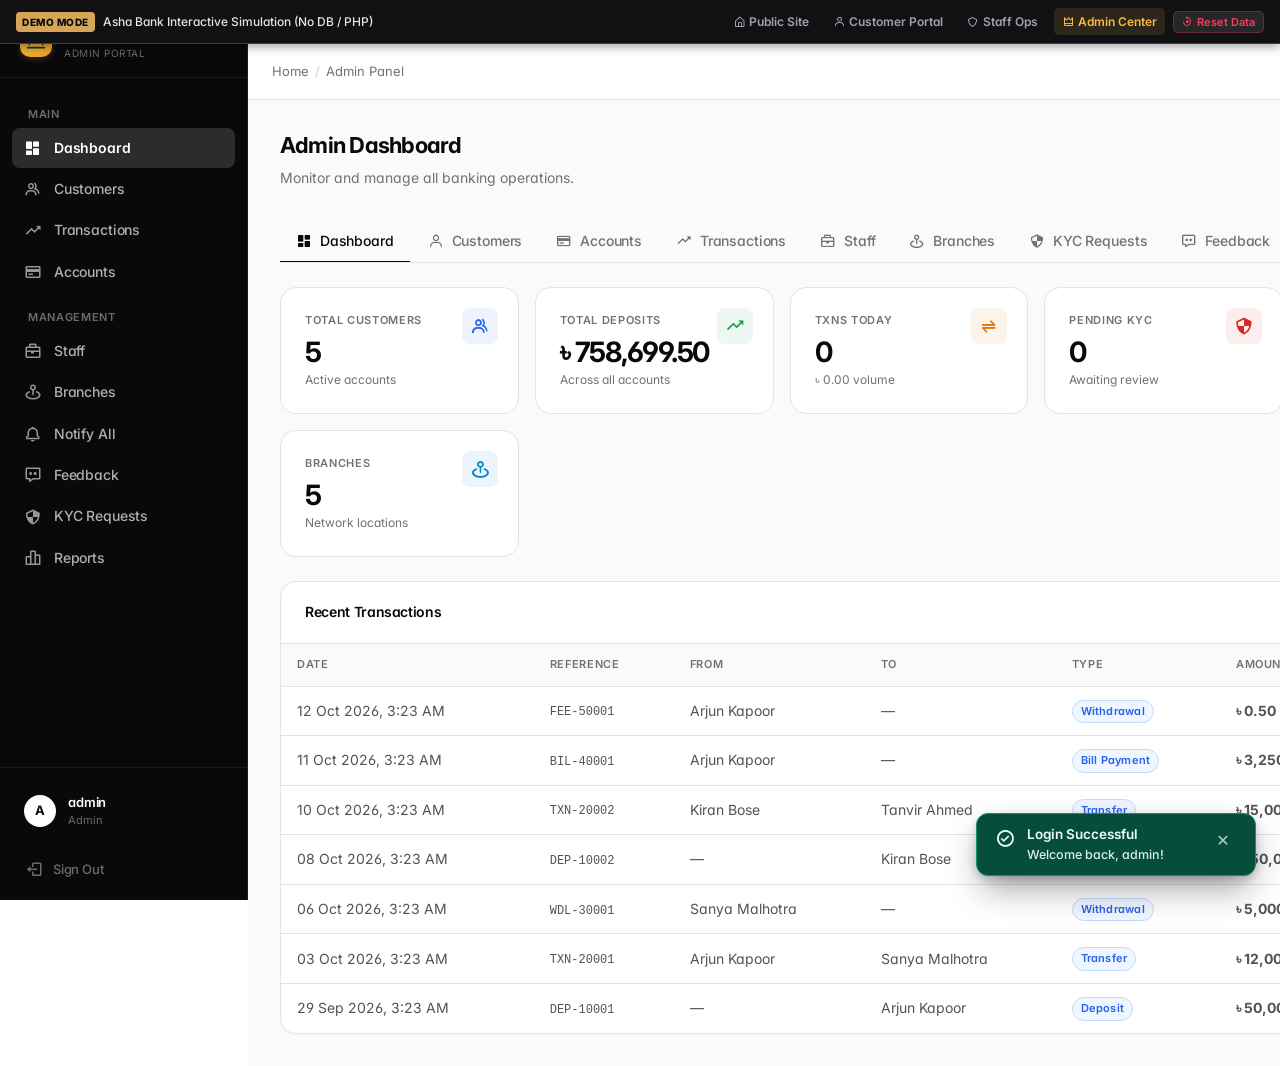
<file: demo-web/admin-dashboard.html>
<!DOCTYPE html>
<html lang="en" data-theme="light">
<head>
    <meta charset="UTF-8">
    <meta name="viewport" content="width=device-width, initial-scale=1.0">
    <meta name="robots" content="noindex, nofollow">
    <title>Admin Panel — Asha Bank</title>
    <link rel="preconnect" href="https://fonts.googleapis.com">
    <link rel="preconnect" href="https://fonts.gstatic.com" crossorigin>
    <link href="https://fonts.googleapis.com/css2?family=Inter:ital,opsz,wght@0,14..32,100..900;1,14..32,100..900&display=swap" rel="stylesheet">
    <link href="https://unpkg.com/boxicons@2.1.4/css/boxicons.min.css" rel="stylesheet">
    <link rel="icon" type="image/svg+xml" href="../assets/images/favicon.svg">
    <link rel="alternate icon" href="../favicon.svg">
    <link rel="stylesheet" href="../assets/css/style.css">
    <link rel="stylesheet" href="../assets/css/components.css">
</head>
<body>

<!-- Toast container (Bottom-Right) -->
<div id="toastContainer" class="toast-container"></div>

<script>
window.__LOGIN_NOTIFICATIONS__ = [{"title":"Login Successful","message":"Welcome back, admin!","type":"success"}];
</script>

<!-- Desktop Only Gate (Shown on Responsive Mode: mobile & tablet) -->
<div class="desktop-only-gate" aria-hidden="true">
  <div class="dog-backdrop"></div>
  <div class="dog-card">
    <div class="dog-header">
      <div class="dog-logo">
        <span class="dog-logo-mark">
          <svg viewBox="0 0 24 24" fill="none" stroke="#09090B" stroke-width="2.2" stroke-linecap="round" stroke-linejoin="round">
            <path d="M3 21h18M3 10h18M5 10v11M19 10v11M9 10v11M15 10v11M12 3l9 7H3l9-7z"/>
          </svg>
        </span>
        <span class="dog-logo-text">Asha Bank</span>
      </div>
      <span class="dog-badge"><i class='bx bx-desktop'></i> Desktop Only</span>
    </div>

    <div class="dog-icon-circle">
      <div class="dog-icon-glow"></div>
      <svg class="dog-screen-icon" viewBox="0 0 24 24" fill="none" stroke="currentColor" stroke-width="1.8" stroke-linecap="round" stroke-linejoin="round">
        <rect x="2" y="3" width="20" height="14" rx="2" ry="2"></rect>
        <line x1="8" y1="21" x2="16" y2="21"></line>
        <line x1="12" y1="17" x2="12" y2="21"></line>
      </svg>
    </div>

    <h2 class="dog-title">Desktop Mode Required</h2>
    <p class="dog-desc">Asha Bank's admin portal, user management, and system logs are currently available in desktop mode only.</p>
    
    <div class="dog-hint">
      <i class='bx bx-info-circle'></i>
      <span>Please open the admin portal on a laptop or desktop computer (width 1024px or higher).</span>
    </div>

    <div class="dog-actions">
      <a href="index.html" class="dog-btn dog-btn-primary">
        <i class='bx bx-arrow-back'></i>
        <span>Return to Homepage</span>
      </a>
    </div>
  </div>
</div>

<!-- App layout -->
<div class="app-layout">

<!-- ── Sidebar ──────────────────────────────────────────────── -->
<aside id="sidebar" class="sidebar" aria-label="Main navigation">
    <!-- Logo -->
    <a href="../index.html" class="sidebar-logo">
        <div class="sidebar-logo-mark">
            <svg viewBox="0 0 24 24" fill="none" stroke="#0B3D2E" stroke-width="2.2" stroke-linecap="round"><path d="M4 16a8 8 0 0 1 16 0"/><path d="M12 4v2M4.9 7.9l1.4 1.4M19.1 7.9l-1.4 1.4M2 20h20"/></svg>
        </div>
        <div>
            <div class="sidebar-logo-text">Asha Bank</div>
            <span class="sidebar-logo-sub">Admin Portal</span>
        </div>
    </a>

    <!-- Navigation -->
    <nav class="sidebar-nav" aria-label="Navigation">
                <div class="sidebar-section-label">Main</div>
                <a href="admin-dashboard.html"
           class="active"
           aria-current="page">
            <i class="bx bxs-dashboard"></i>
            Dashboard                    </a>
                <a href="admin-dashboard.html"
           class=""
           >
            <i class="bx bx-group"></i>
            Customers                    </a>
                <a href="admin-dashboard.html"
           class=""
           >
            <i class="bx bx-trending-up"></i>
            Transactions                    </a>
                <a href="admin-dashboard.html"
           class=""
           >
            <i class="bx bx-credit-card"></i>
            Accounts                    </a>
                        <div class="sidebar-section-label">Management</div>
                <a href="admin-dashboard.html"
           class=""
           >
            <i class="bx bx-briefcase"></i>
            Staff                    </a>
                <a href="admin-dashboard.html"
           class=""
           >
            <i class="bx bx-map-pin"></i>
            Branches                    </a>
                <a href="admin-dashboard.html"
           class=""
           >
            <i class="bx bx-bell"></i>
            Notify All                    </a>
                <a href="admin-dashboard.html"
           class=""
           >
            <i class="bx bx-message-dots"></i>
            Feedback                    </a>
                <a href="admin-dashboard.html"
           class=""
           >
            <i class="bx bx-shield-quarter"></i>
            KYC Requests                    </a>
                <a href="admin-dashboard.html"
           class=""
           >
            <i class="bx bx-bar-chart-alt-2"></i>
            Reports                    </a>
                    </nav>

    <!-- Footer -->
    <div class="sidebar-footer">
        <div class="sidebar-user">
            <div class="sidebar-avatar dark">A</div>
            <div class="sidebar-user-info">
                <div class="sidebar-user-name">admin</div>
                <div class="sidebar-user-role">admin</div>
            </div>
        </div>
        <a href="login.html" class="btn btn-ghost w-full sidebar-signout" style="justify-content:flex-start;gap:10px;font-size:13px;padding:9px 12px;">
            <i class='bx bx-log-out' style="font-size:18px;"></i>
            Sign Out
        </a>
    </div>
</aside>

<!-- ── Main content ──────────────────────────────────────────── -->
<div class="main-content">

<!-- Topbar -->
<header class="topbar">
    <div class="topbar-left">
        <button id="menuToggle" class="menu-toggle" aria-label="Toggle navigation" aria-controls="sidebar">
            <i class='bx bx-menu'></i>
        </button>
        <div class="topbar-breadcrumb">
            <a href="admin-dashboard.html">Home</a>
                        <span class="sep">/</span>
            <span>Admin Panel</span>
                    </div>
    </div>
    <div class="topbar-right">
        <!-- Theme toggle -->
        <button class="theme-toggle" id="themeToggle" aria-label="Toggle theme" title="Toggle dark mode">
            <i class='bx bx-moon' id="themeIcon"></i>
        </button>
                <a href="admin-dashboard.html"
           class="btn btn-ghost btn-sm" aria-label="Profile" style="gap:8px;">
            <div class="avatar avatar-sm" style="background:var(--bg-muted);color:var(--text-primary);font-size:11px;">A</div>
            <span style="font-size:13px;font-weight:500;color:var(--text-secondary);">admin</span>
        </a>
    </div>
</header>
<!-- end topbar -->

<div class="page-content">

<!-- Page header -->
<div class="page-header" style="display:flex;align-items:flex-start;justify-content:space-between;gap:16px;">
    <div>
        <h1>Admin Dashboard</h1>
        <p>Monitor and manage all banking operations.</p>
    </div>
    <div style="font-size:13px;color:var(--ink-muted);">
        Thursday, 15 October 2026 &bull; 6:09 PM    </div>
</div>

<!-- Tabs -->
<div class="tabs">
        <a href="?tab=dashboard" class="tab-link active">
        <i class="bx bxs-dashboard"></i>        Dashboard            </a>
        <a href="?tab=customers" class="tab-link ">
        <i class="bx bx-user"></i>        Customers            </a>
        <a href="?tab=accounts" class="tab-link ">
        <i class="bx bx-credit-card"></i>        Accounts            </a>
        <a href="?tab=transactions" class="tab-link ">
        <i class="bx bx-trending-up"></i>        Transactions            </a>
        <a href="?tab=staff" class="tab-link ">
        <i class="bx bx-briefcase"></i>        Staff            </a>
        <a href="?tab=branches" class="tab-link ">
        <i class="bx bx-map-pin"></i>        Branches            </a>
        <a href="?tab=kyc" class="tab-link ">
        <i class="bx bx-shield-quarter"></i>        KYC Requests            </a>
        <a href="?tab=feedback" class="tab-link ">
        <i class="bx bx-message-dots"></i>        Feedback            </a>
        <a href="?tab=notifications" class="tab-link ">
        <i class="bx bx-bell"></i>        Notifications            </a>
        <a href="?tab=reports" class="tab-link ">
        <i class="bx bx-bar-chart-alt-2"></i>        Reports            </a>
    </div>

<div class="stats-grid reveal" style="margin-bottom:24px;">
        <div class="stat-card">
        <div class="stat-card-icon" style="background:rgba(37,99,235,0.08);">
            <i class='bx bx-group' style="font-size:20px;color:#2563EB;"></i>
        </div>
        <div class="stat-card-label">Total Customers</div>
        <div class="stat-card-value">5</div>
        <div class="stat-card-sub">Active accounts</div>
    </div>
        <div class="stat-card">
        <div class="stat-card-icon" style="background:rgba(22,163,74,0.08);">
            <i class='bx bx-trending-up' style="font-size:20px;color:#16A34A;"></i>
        </div>
        <div class="stat-card-label">Total Deposits</div>
        <div class="stat-card-value">৳ 758,699.50</div>
        <div class="stat-card-sub">Across all accounts</div>
    </div>
        <div class="stat-card">
        <div class="stat-card-icon" style="background:rgba(217,119,6,0.08);">
            <i class='bx bx-transfer-alt' style="font-size:20px;color:#D97706;"></i>
        </div>
        <div class="stat-card-label">Txns Today</div>
        <div class="stat-card-value">0</div>
        <div class="stat-card-sub">৳ 0.00 volume</div>
    </div>
        <div class="stat-card">
        <div class="stat-card-icon" style="background:rgba(220,38,38,0.08);">
            <i class='bx bx-shield-quarter' style="font-size:20px;color:#DC2626;"></i>
        </div>
        <div class="stat-card-label">Pending KYC</div>
        <div class="stat-card-value">0</div>
        <div class="stat-card-sub">Awaiting review</div>
    </div>
        <div class="stat-card">
        <div class="stat-card-icon" style="background:rgba(113,113,122,0.1);">
            <i class='bx bx-briefcase' style="font-size:20px;color:#71717A;"></i>
        </div>
        <div class="stat-card-label">Active Staff</div>
        <div class="stat-card-value">2</div>
        <div class="stat-card-sub">Employees</div>
    </div>
        <div class="stat-card">
        <div class="stat-card-icon" style="background:rgba(2,132,199,0.08);">
            <i class='bx bx-map-pin' style="font-size:20px;color:#0284C7;"></i>
        </div>
        <div class="stat-card-label">Branches</div>
        <div class="stat-card-value">5</div>
        <div class="stat-card-sub">Network locations</div>
    </div>
    </div>

<!-- Recent transactions -->
<div class="card reveal">
    <div class="card-header">
        <h4>Recent Transactions</h4>
        <a href="?tab=transactions" class="btn btn-ghost btn-sm">View all →</a>
    </div>
    <div class="table-wrapper">
        <table>
            <thead>
                <tr><th>Date</th><th>Reference</th><th>From</th><th>To</th><th>Type</th><th>Amount</th><th>Status</th></tr>
            </thead>
            <tbody>
                                <tr>
                    <td>12 Oct 2026, 3:23 AM</td>
                    <td><code style="font-size:12px;">FEE-50001</code></td>
                    <td>Arjun Kapoor</td>
                    <td>—</td>
                    <td><span class="badge badge-info">Withdrawal</span></td>
                    <td><strong>৳ 0.50</strong></td>
                    <td><span class="badge badge-success">Completed</span></td>
                </tr>
                                <tr>
                    <td>11 Oct 2026, 3:23 AM</td>
                    <td><code style="font-size:12px;">BIL-40001</code></td>
                    <td>Arjun Kapoor</td>
                    <td>—</td>
                    <td><span class="badge badge-info">Bill Payment</span></td>
                    <td><strong>৳ 3,250.00</strong></td>
                    <td><span class="badge badge-success">Completed</span></td>
                </tr>
                                <tr>
                    <td>10 Oct 2026, 3:23 AM</td>
                    <td><code style="font-size:12px;">TXN-20002</code></td>
                    <td>Kiran Bose</td>
                    <td>Tanvir Ahmed</td>
                    <td><span class="badge badge-info">Transfer</span></td>
                    <td><strong>৳ 15,000.00</strong></td>
                    <td><span class="badge badge-success">Completed</span></td>
                </tr>
                                <tr>
                    <td>08 Oct 2026, 3:23 AM</td>
                    <td><code style="font-size:12px;">DEP-10002</code></td>
                    <td>—</td>
                    <td>Kiran Bose</td>
                    <td><span class="badge badge-info">Deposit</span></td>
                    <td><strong>৳ 150,000.00</strong></td>
                    <td><span class="badge badge-success">Completed</span></td>
                </tr>
                                <tr>
                    <td>06 Oct 2026, 3:23 AM</td>
                    <td><code style="font-size:12px;">WDL-30001</code></td>
                    <td>Sanya Malhotra</td>
                    <td>—</td>
                    <td><span class="badge badge-info">Withdrawal</span></td>
                    <td><strong>৳ 5,000.00</strong></td>
                    <td><span class="badge badge-success">Completed</span></td>
                </tr>
                                <tr>
                    <td>03 Oct 2026, 3:23 AM</td>
                    <td><code style="font-size:12px;">TXN-20001</code></td>
                    <td>Arjun Kapoor</td>
                    <td>Sanya Malhotra</td>
                    <td><span class="badge badge-info">Transfer</span></td>
                    <td><strong>৳ 12,000.00</strong></td>
                    <td><span class="badge badge-success">Completed</span></td>
                </tr>
                                <tr>
                    <td>29 Sep 2026, 3:23 AM</td>
                    <td><code style="font-size:12px;">DEP-10001</code></td>
                    <td>—</td>
                    <td>Arjun Kapoor</td>
                    <td><span class="badge badge-info">Deposit</span></td>
                    <td><strong>৳ 50,000.00</strong></td>
                    <td><span class="badge badge-success">Completed</span></td>
                </tr>
                            </tbody>
        </table>
    </div>
</div>

</div><!-- .page-content -->

<!-- ── Add Staff Modal ──────────────────────────────────────── -->
<div id="addStaffModal" class="modal-overlay" style="display:none;">
    <div class="modal" style="max-width:520px;background:#FFFFFF;border-radius:16px;box-shadow:var(--shadow-xl);border:1px solid var(--border);overflow:hidden;" role="dialog" aria-modal="true" aria-labelledby="addStaffModalTitle">
        <div class="modal-header" style="background:#FFFFFF;border-bottom:1px solid var(--border);padding:18px 24px;display:flex;align-items:center;justify-content:space-between;">
            <div style="display:flex;align-items:center;gap:12px;">
                <div style="width:38px;height:38px;border-radius:10px;background:#F4F4F5;display:flex;align-items:center;justify-content:center;color:#09090B;font-size:20px;flex-shrink:0;">
                    <i class='bx bx-user-plus'></i>
                </div>
                <div>
                    <h3 id="addStaffModalTitle" style="margin:0;font-size:16px;font-weight:700;color:#09090B;">Add New Staff Member</h3>
                    <div style="font-size:12px;color:var(--text-muted);">Create credentials and assign departmental role</div>
                </div>
            </div>
            <button class="modal-close" type="button" data-modal-close="addStaffModal" aria-label="Close" style="background:none;border:none;font-size:22px;cursor:pointer;color:var(--text-muted);">&times;</button>
        </div>
        <form method="POST" action="#" style="margin:0;">
            <input type="hidden" name="_csrf" value="9a7a7c3b62c45f221ebcce200abdac8b50211b5c1e8c070fffc27921d8263b64"><input type="hidden" name="csrf_token" value="9a7a7c3b62c45f221ebcce200abdac8b50211b5c1e8c070fffc27921d8263b64">            <div class="modal-body" style="padding:22px 24px;background:#FFFFFF;">
                <div style="display:grid;grid-template-columns:1fr 1fr;gap:14px;margin-bottom:14px;">
                    <div class="form-group" style="margin:0;">
                        <label class="form-label" style="font-weight:600;font-size:13px;color:#09090B;margin-bottom:6px;display:block;">First Name <span class="required" style="color:#DC2626;">*</span></label>
                        <input type="text" name="first_name" class="form-control" required placeholder="John">
                    </div>
                    <div class="form-group" style="margin:0;">
                        <label class="form-label" style="font-weight:600;font-size:13px;color:#09090B;margin-bottom:6px;display:block;">Last Name <span class="required" style="color:#DC2626;">*</span></label>
                        <input type="text" name="last_name" class="form-control" required placeholder="Doe">
                    </div>
                </div>
                <div class="form-group" style="margin-bottom:14px;">
                    <label class="form-label" style="font-weight:600;font-size:13px;color:#09090B;margin-bottom:6px;display:block;">Email Address <span class="required" style="color:#DC2626;">*</span></label>
                    <input type="email" name="email" class="form-control" required placeholder="john.doe@ashabank.com">
                </div>
                <div style="display:grid;grid-template-columns:1fr 1fr;gap:14px;margin-bottom:14px;">
                    <div class="form-group" style="margin:0;">
                        <label class="form-label" style="font-weight:600;font-size:13px;color:#09090B;margin-bottom:6px;display:block;">Username <span class="required" style="color:#DC2626;">*</span></label>
                        <input type="text" name="username" class="form-control" required placeholder="johndoe">
                    </div>
                    <div class="form-group" style="margin:0;">
                        <label class="form-label" style="font-weight:600;font-size:13px;color:#09090B;margin-bottom:6px;display:block;">Phone</label>
                        <input type="text" name="phone" class="form-control" placeholder="+8801700000000">
                    </div>
                </div>
                <div class="form-group" style="margin-bottom:14px;">
                    <label class="form-label" style="font-weight:600;font-size:13px;color:#09090B;margin-bottom:6px;display:block;">Password <span class="required" style="color:#DC2626;">*</span></label>
                    <input type="password" name="password" class="form-control" required placeholder="Minimum 6 characters">
                </div>
                <div style="display:grid;grid-template-columns:1fr 1fr;gap:14px;">
                    <div class="form-group" style="margin:0;">
                        <label class="form-label" style="font-weight:600;font-size:13px;color:#09090B;margin-bottom:6px;display:block;">Role</label>
                        <select name="role" class="form-control">
                            <option value="officer">Officer</option>
                            <option value="teller">Teller</option>
                            <option value="manager">Manager</option>
                            <option value="support">Support</option>
                        </select>
                    </div>
                    <div class="form-group" style="margin:0;">
                        <label class="form-label" style="font-weight:600;font-size:13px;color:#09090B;margin-bottom:6px;display:block;">Department</label>
                        <input type="text" name="department" class="form-control" placeholder="Operations" value="Operations">
                    </div>
                </div>
            </div>
            <div class="modal-footer" style="padding:16px 24px;display:flex;justify-content:flex-end;gap:10px;background:#FAFAFA;border-top:1px solid var(--border);">
                <button type="button" class="btn btn-outline" data-modal-close="addStaffModal">Cancel</button>
                <button type="submit" name="add_staff" value="1" class="btn btn-primary" style="background:#09090B;color:#FFFFFF;border-color:#09090B;">Create Staff</button>
            </div>
        </form>
    </div>
</div>

<script>
document.addEventListener('DOMContentLoaded', () => {
    const titleInput = document.getElementById('notif_title');
    const msgInput   = document.getElementById('notif_message');
    const typeSelect = document.getElementById('notif_type');
    const charCount  = document.getElementById('notifCharCount');
    const reviewBtn  = document.getElementById('reviewBroadcastBtn');
    const form       = document.getElementById('broadcastForm');

    if (msgInput && charCount) {
        const updateCount = () => {
            charCount.textContent = msgInput.value.length + ' character' + (msgInput.value.length === 1 ? '' : 's');
        };
        msgInput.addEventListener('input', updateCount);
        updateCount();
    }

    if (reviewBtn && form) {
        reviewBtn.addEventListener('click', (e) => {
            e.preventDefault();
            if (!form.reportValidity()) return;

            const title = titleInput.value.trim();
            const msg   = msgInput.value.trim();
            const type  = typeSelect ? typeSelect.value : 'info';

            const previewBox   = document.getElementById('broadcastPreviewBox');
            const previewBadge = document.getElementById('broadcastPreviewBadge');
            const previewTitle = document.getElementById('broadcastPreviewTitle');
            const previewMsg   = document.getElementById('broadcastPreviewMsg');

            if (previewTitle) previewTitle.textContent = title;
            if (previewMsg)   previewMsg.textContent   = msg;

            if (previewBox) {
                previewBox.className = 'confirm-preview-box type-' + type;
            }
            if (previewBadge) {
                previewBadge.className = 'badge badge-' + (type === 'danger' ? 'danger' : (type === 'warning' ? 'warning' : (type === 'success' ? 'success' : 'info')));
                previewBadge.textContent = type;
            }

            if (window.Modal) {
                Modal.open('broadcastConfirmModal');
            } else {
                const m = document.getElementById('broadcastConfirmModal');
                if (m) {
                    m.classList.add('active');
                    m.style.display = 'flex';
                }
            }
        });

        const sendBtn = document.getElementById('confirmBroadcastSendBtn');
        if (sendBtn) {
            sendBtn.addEventListener('click', () => {
                sendBtn.disabled = true;
                sendBtn.innerHTML = "<i class='bx bx-loader-alt bx-spin'></i> Broadcasting...";
                form.submit();
            });
        }
    }
});
</script>

</div><!-- .main-content -->
</div><!-- .app-layout -->

<script src="../assets/js/main.js"></script>

<script src="demo-app.js"></script>
<script src="../assets/js/main.js"></script>
<script>
document.addEventListener('DOMContentLoaded', () => {
  // Wire up Customer Freeze / Unfreeze toggle buttons in admin
  document.querySelectorAll('button, a').forEach(btn => {
    if (btn.textContent.includes('Deactivate') || btn.textContent.includes('Activate') || btn.textContent.includes('Freeze')) {
      btn.onclick = (e) => {
        e.preventDefault();
        const isFreeze = btn.textContent.includes('Deactivate') || btn.textContent.includes('Freeze');
        btn.innerHTML = `<i class='bx ${isFreeze ? 'bx-check-circle' : 'bx-block'}'></i> ${isFreeze ? 'Activate' : 'Deactivate'}`;
        btn.className = `btn btn-xs ${isFreeze ? 'btn-success' : 'btn-danger'}`;
        window.BMS.showToast(isFreeze ? 'Account Deactivated' : 'Account Re-activated', 'Customer status updated with administrative audit trail.', isFreeze ? 'warning' : 'success');
      };
    }
  });

  // Emergency Broadcast Form
  const bcastForm = document.querySelector('form');
  if (bcastForm) {
    bcastForm.onsubmit = (e) => {
      e.preventDefault();
      const txt = bcastForm.querySelector('textarea, input[type="text"]')?.value || 'Important Advisory';
      window.BMS.addNotification({
        title: 'Bank-Wide Executive Broadcast',
        message: txt,
        type: 'warning'
      });
      window.BMS.showToast('Broadcast Transmitted', 'Push notification dispatched to 125,005 active customer accounts.', 'success');
      bcastForm.reset();
    };
  }
});
</script>
</body>

</html>
</file>
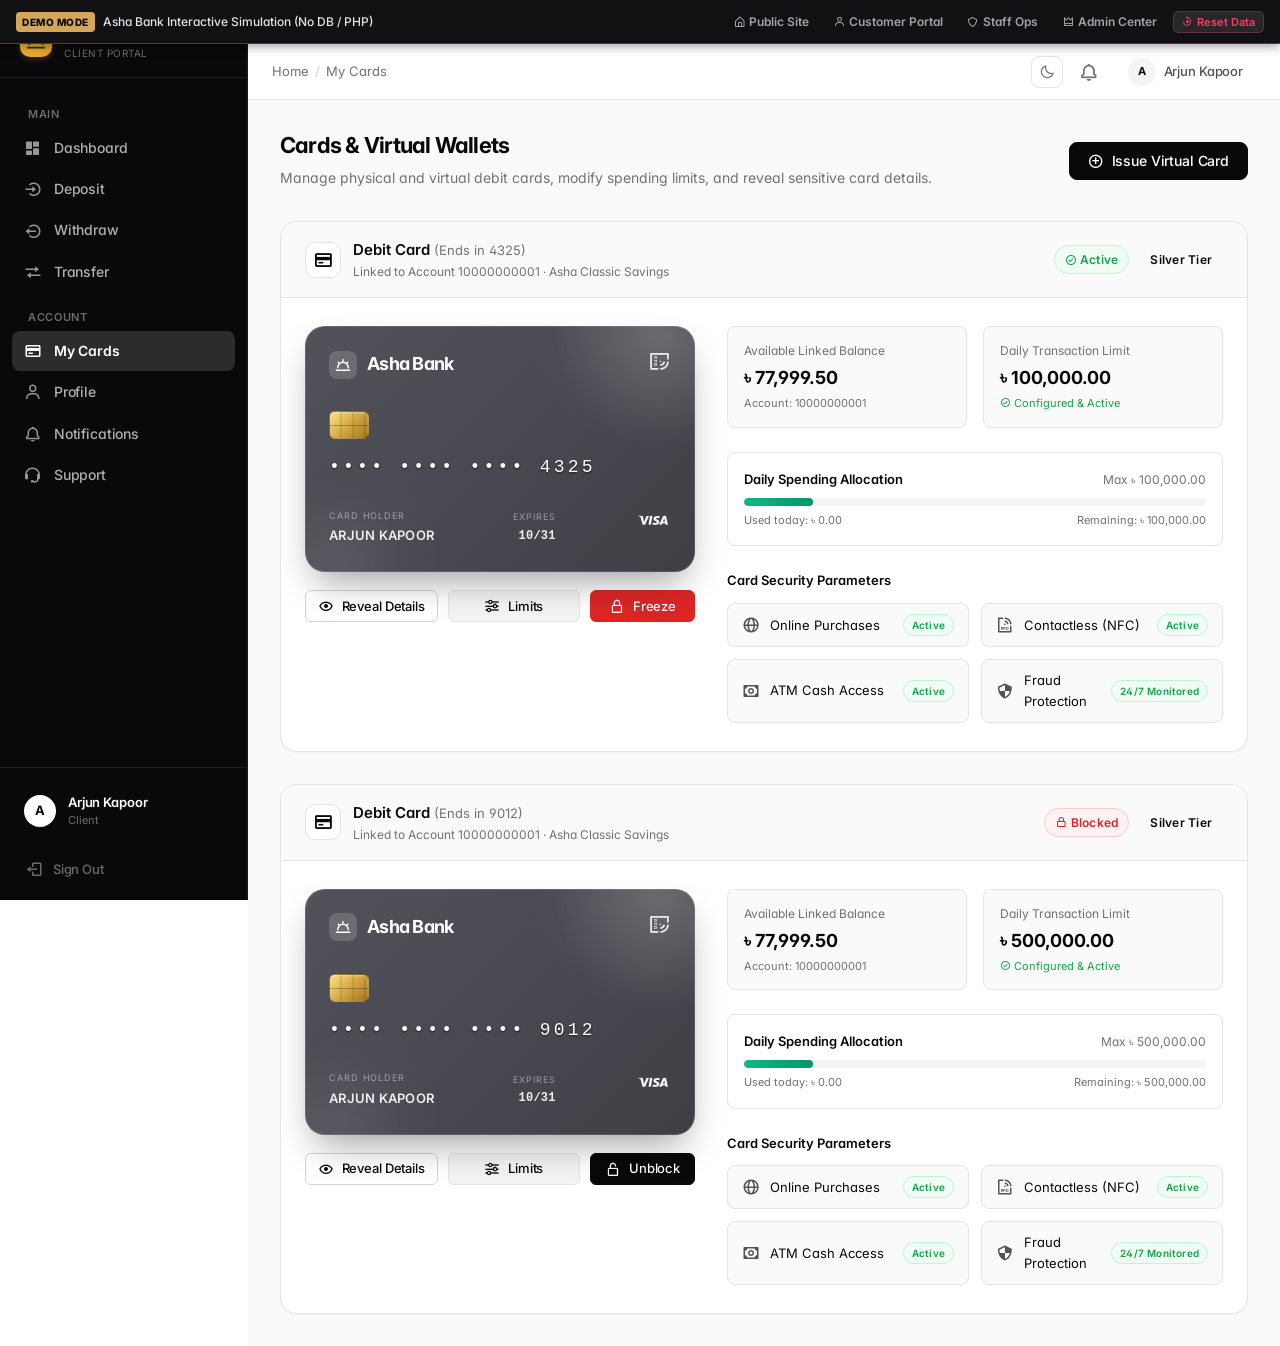
<file: demo-web/cards.html>
<!DOCTYPE html>
<html lang="en" data-theme="light">
<head>
    <meta charset="UTF-8">
    <meta name="viewport" content="width=device-width, initial-scale=1.0">
    <meta name="robots" content="noindex, nofollow">
    <title>My Cards — Asha Bank</title>
    <link rel="preconnect" href="https://fonts.googleapis.com">
    <link rel="preconnect" href="https://fonts.gstatic.com" crossorigin>
    <link href="https://fonts.googleapis.com/css2?family=Inter:ital,opsz,wght@0,14..32,100..900;1,14..32,100..900&display=swap" rel="stylesheet">
    <link href="https://unpkg.com/boxicons@2.1.4/css/boxicons.min.css" rel="stylesheet">
    <link rel="icon" type="image/svg+xml" href="../assets/images/favicon.svg">
    <link rel="alternate icon" href="../favicon.svg">
    <link rel="stylesheet" href="../assets/css/style.css">
    <link rel="stylesheet" href="../assets/css/components.css">
</head>
<body>

<!-- Toast container (Bottom-Right) -->
<div id="toastContainer" class="toast-container"></div>


<!-- Desktop Only Gate (Shown on Responsive Mode: mobile & tablet) -->
<div class="desktop-only-gate" aria-hidden="true">
  <div class="dog-backdrop"></div>
  <div class="dog-card">
    <div class="dog-header">
      <div class="dog-logo">
        <span class="dog-logo-mark">
          <svg viewBox="0 0 24 24" fill="none" stroke="#09090B" stroke-width="2.2" stroke-linecap="round" stroke-linejoin="round">
            <path d="M3 21h18M3 10h18M5 10v11M19 10v11M9 10v11M15 10v11M12 3l9 7H3l9-7z"/>
          </svg>
        </span>
        <span class="dog-logo-text">Asha Bank</span>
      </div>
      <span class="dog-badge"><i class='bx bx-desktop'></i> Desktop Only</span>
    </div>

    <div class="dog-icon-circle">
      <div class="dog-icon-glow"></div>
      <svg class="dog-screen-icon" viewBox="0 0 24 24" fill="none" stroke="currentColor" stroke-width="1.8" stroke-linecap="round" stroke-linejoin="round">
        <rect x="2" y="3" width="20" height="14" rx="2" ry="2"></rect>
        <line x1="8" y1="21" x2="16" y2="21"></line>
        <line x1="12" y1="17" x2="12" y2="21"></line>
      </svg>
    </div>

    <h2 class="dog-title">Desktop Mode Required</h2>
    <p class="dog-desc">Asha Bank's card management, PIN controls, and card issuance are currently available in desktop mode only.</p>
    
    <div class="dog-hint">
      <i class='bx bx-info-circle'></i>
      <span>Please open this portal on a laptop or desktop computer (width 1024px or higher) to manage cards.</span>
    </div>

    <div class="dog-actions">
      <a href="index.html" class="dog-btn dog-btn-primary">
        <i class='bx bx-arrow-back'></i>
        <span>Return to Homepage</span>
      </a>
    </div>
  </div>
</div>

<!-- App layout -->
<div class="app-layout">

<!-- ── Sidebar ──────────────────────────────────────────────── -->
<aside id="sidebar" class="sidebar" aria-label="Main navigation">
    <!-- Logo -->
    <a href="../index.html" class="sidebar-logo">
        <div class="sidebar-logo-mark">
            <svg viewBox="0 0 24 24" fill="none" stroke="#0B3D2E" stroke-width="2.2" stroke-linecap="round"><path d="M4 16a8 8 0 0 1 16 0"/><path d="M12 4v2M4.9 7.9l1.4 1.4M19.1 7.9l-1.4 1.4M2 20h20"/></svg>
        </div>
        <div>
            <div class="sidebar-logo-text">Asha Bank</div>
            <span class="sidebar-logo-sub">Client Portal</span>
        </div>
    </a>

    <!-- Navigation -->
    <nav class="sidebar-nav" aria-label="Navigation">
                <div class="sidebar-section-label">Main</div>
                <a href="dashboard.html"
           class=""
           >
            <i class="bx bxs-dashboard"></i>
            Dashboard                    </a>
                <a href="deposit.html"
           class=""
           >
            <i class="bx bx-log-in-circle"></i>
            Deposit                    </a>
                <a href="withdraw.html"
           class=""
           >
            <i class="bx bx-log-out-circle"></i>
            Withdraw                    </a>
                <a href="transfer.html"
           class=""
           >
            <i class="bx bx-transfer"></i>
            Transfer                    </a>
                        <div class="sidebar-section-label">Account</div>
                <a href="cards.html"
           class="active"
           aria-current="page">
            <i class="bx bx-credit-card"></i>
            My Cards                    </a>
                <a href="profile.html"
           class=""
           >
            <i class="bx bx-user"></i>
            Profile                    </a>
                <a href="dashboard.html"
           class=""
           >
            <i class="bx bx-bell"></i>
            Notifications                    </a>
                <a href="feedback.html"
           class=""
           >
            <i class="bx bx-support"></i>
            Support                    </a>
                    </nav>

    <!-- Footer -->
    <div class="sidebar-footer">
        <div class="sidebar-user">
            <div class="sidebar-avatar dark">A</div>
            <div class="sidebar-user-info">
                <div class="sidebar-user-name">Arjun Kapoor</div>
                <div class="sidebar-user-role">client</div>
            </div>
        </div>
        <a href="login.html" class="btn btn-ghost w-full sidebar-signout" style="justify-content:flex-start;gap:10px;font-size:13px;padding:9px 12px;">
            <i class='bx bx-log-out' style="font-size:18px;"></i>
            Sign Out
        </a>
    </div>
</aside>

<!-- ── Main content ──────────────────────────────────────────── -->
<div class="main-content">

<!-- Topbar -->
<header class="topbar">
    <div class="topbar-left">
        <button id="menuToggle" class="menu-toggle" aria-label="Toggle navigation" aria-controls="sidebar">
            <i class='bx bx-menu'></i>
        </button>
        <div class="topbar-breadcrumb">
            <a href="dashboard.html">Home</a>
                        <span class="sep">/</span>
            <span>My Cards</span>
                    </div>
    </div>
    <div class="topbar-right">
        <!-- Theme toggle -->
        <button class="theme-toggle" id="themeToggle" aria-label="Toggle theme" title="Toggle dark mode">
            <i class='bx bx-moon' id="themeIcon"></i>
        </button>
                <a href="dashboard.html" class="notif-btn" aria-label="0 notifications">
            <i class='bx bx-bell'></i>
                    </a>
                <a href="profile.html"
           class="btn btn-ghost btn-sm" aria-label="Profile" style="gap:8px;">
            <div class="avatar avatar-sm" style="background:var(--bg-muted);color:var(--text-primary);font-size:11px;">A</div>
            <span style="font-size:13px;font-weight:500;color:var(--text-secondary);">Arjun Kapoor</span>
        </a>
    </div>
</header>
<!-- end topbar -->

<div class="page-content">

    <!-- Page Header -->
    <div class="page-header" style="display:flex;align-items:center;justify-content:space-between;flex-wrap:wrap;gap:16px;">
        <div>
            <h1>Cards &amp; Virtual Wallets</h1>
            <p>Manage physical and virtual debit cards, modify spending limits, and reveal sensitive card details.</p>
        </div>
        <button type="button" class="btn btn-primary" data-modal-open="requestCardModal">
            <i class='bx bx-plus-circle'></i> Issue Virtual Card
        </button>
    </div>

    
    <!-- Cards List -->
    <div style="display:flex;flex-direction:column;gap:32px;">
                <div class="card reveal" style="padding:0;overflow:hidden;border:1px solid var(--border);">
            
            <!-- Card Meta Banner -->
            <div style="padding:16px 24px;background:var(--bg-subtle);border-bottom:1px solid var(--border);display:flex;align-items:center;justify-content:space-between;flex-wrap:wrap;gap:12px;">
                <div style="display:flex;align-items:center;gap:12px;">
                    <div style="width:36px;height:36px;border-radius:10px;background:var(--bg-base);border:1px solid var(--border);display:flex;align-items:center;justify-content:center;font-size:20px;color:var(--text-primary);">
                        <i class='bx bx-credit-card'></i>
                    </div>
                    <div>
                        <div style="font-weight:600;font-size:15px;">
                            Debit Card 
                            <span style="font-weight:400;color:var(--text-muted);font-size:13px;">(Ends in 4325)</span>
                        </div>
                        <div style="font-size:12px;color:var(--text-muted);">
                            Linked to Account 10000000001 · Asha Classic Savings                        </div>
                    </div>
                </div>
                <div style="display:flex;align-items:center;gap:10px;">
                    <span class="badge badge-success" style="font-size:12px;padding:4px 10px;">
                        <i class='bx bx-check-circle'></i>
                        Active                    </span>
                    <span class="badge badge-outline" style="font-size:12px;padding:4px 10px;">
                        Silver Tier
                    </span>
                </div>
            </div>

            <div class="card-body" style="padding:28px 24px;">
                <div class="cards-layout-grid">
                    
                    <!-- Left Column: Visual Bank Card Mockup & Quick Actions -->
                    <div>
                        <!-- Interactive Bank Card -->
                        <div class="bank-card tier-silver" 
                             style="cursor:pointer;position:relative;margin:0 auto;"
                             data-modal-open="revealModal-6"
                             title="Click to view full card details &amp; CVV">
                            
                            <!-- Specular Shine Overlays -->
                            <div style="position:absolute;top:-40%;right:-20%;width:220px;height:220px;background:radial-gradient(circle,rgba(255,255,255,0.14) 0%,transparent 70%);border-radius:50%;pointer-events:none;"></div>
                            <div style="position:absolute;bottom:-40%;left:-20%;width:180px;height:180px;background:radial-gradient(circle,rgba(255,255,255,0.06) 0%,transparent 70%);border-radius:50%;pointer-events:none;"></div>

                            <!-- Card Header: Brand & Contactless Icon -->
                            <div class="bank-card-header">
                                <div style="display:flex;align-items:center;gap:10px;">
                                    <div style="width:28px;height:28px;border-radius:8px;background:rgba(255,255,255,0.16);display:flex;align-items:center;justify-content:center;backdrop-filter:blur(4px);">
                                        <svg viewBox="0 0 24 24" fill="none" stroke="#FFFFFF" stroke-width="2.2" stroke-linecap="round" width="16" height="16"><path d="M4 16a8 8 0 0 1 16 0"/><path d="M12 4v2M4.9 7.9l1.4 1.4M19.1 7.9l-1.4 1.4M2 20h20"/></svg>
                                    </div>
                                    <span class="bank-card-logo">Asha Bank</span>
                                </div>
                                <div style="display:flex;align-items:center;gap:8px;">
                                    <i class='bx bx-rfid' style="font-size:22px;color:rgba(255,255,255,0.85);transform:rotate(90deg);" title="Contactless Active"></i>
                                </div>
                            </div>

                            <!-- EMV Chip & Monospace Number -->
                            <div style="margin:6px 0 14px;">
                                <div class="bank-card-chip" style="width:40px;height:28px;border-radius:6px;background:linear-gradient(135deg,#FFE382 0%,#D4A843 50%,#9E751D 100%);border:1px solid rgba(0,0,0,0.25);position:relative;overflow:hidden;box-shadow:inset 0 1px 2px rgba(255,255,255,0.4);">
                                    <div style="position:absolute;inset:0;background:repeating-linear-gradient(90deg,transparent,transparent 10px,rgba(0,0,0,0.15) 10px,rgba(0,0,0,0.15) 12px);opacity:0.6;"></div>
                                    <div style="position:absolute;top:50%;left:0;right:0;height:1px;background:rgba(0,0,0,0.25);"></div>
                                </div>
                                <div class="bank-card-number" style="font-size:18px;letter-spacing:0.18em;margin-top:14px;color:#FFFFFF;text-shadow:0 1px 2px rgba(0,0,0,0.6);">
                                    •••• •••• •••• 4325                                </div>
                            </div>

                            <!-- Card Footer: Cardholder, Expiry, Brand Network -->
                            <div class="bank-card-footer">
                                <div>
                                    <div class="bank-card-label">Card Holder</div>
                                    <div class="bank-card-value">ARJUN KAPOOR</div>
                                </div>
                                <div style="text-align:right;">
                                    <div class="bank-card-label">Expires</div>
                                    <div class="bank-card-value" style="font-family:var(--font-mono);font-size:12px;">10/31</div>
                                </div>
                                <div class="bank-card-network" style="opacity:0.95;">
                                    <i class='bx bxl-visa' style="font-size:36px;line-height:1;"></i>
                                </div>
                            </div>
                        </div>

                        <!-- Card Action Buttons -->
                        <div style="display:flex;gap:10px;margin-top:18px;justify-content:center;flex-wrap:wrap;">
                            <button type="button" class="btn btn-outline btn-sm" data-modal-open="revealModal-6" style="flex:1;min-width:130px;justify-content:center;">
                                <i class='bx bx-show'></i> Reveal Details
                            </button>

                            <button type="button" class="btn btn-secondary btn-sm" data-modal-open="limitModal-6" style="flex:1;min-width:110px;justify-content:center;">
                                <i class='bx bx-slider-alt'></i> Limits
                            </button>

                            <!-- Toggle Freeze Form -->
                            <form method="POST" style="margin:0;">
                                <input type="hidden" name="_csrf" value="3032b7c8d085d9b5fc8a99ca374fccf5ddf5300d046bf5982eee627fa7030e79"><input type="hidden" name="csrf_token" value="3032b7c8d085d9b5fc8a99ca374fccf5ddf5300d046bf5982eee627fa7030e79">                                <input type="hidden" name="card_id" value="6">
                                <button type="submit" name="toggle_card" class="btn btn-sm btn-danger"
                                        data-confirm="Are you sure you want to freeze this card? POS transactions, ATM withdrawals, and recurring payments will be instantly paused."
                                        data-confirm-title="Freeze Card"
                                        data-confirm-btn="Yes, Freeze Card"
                                        data-confirm-class="btn-danger"
                                        data-confirm-icon="bx-credit-card"
                                        style="min-width:105px;justify-content:center;">
                                    <i class='bx bx-lock-alt'></i>
                                    Freeze                                </button>
                            </form>
                        </div>
                    </div>

                    <!-- Right Column: Card Details, Spending Limit & Security Safeguards -->
                    <div>
                        <!-- Overview Grid -->
                        <div style="display:grid;grid-template-columns:repeat(auto-fit, minmax(200px, 1fr));gap:16px;margin-bottom:24px;">
                            <div style="background:var(--bg-subtle);border:1px solid var(--border);border-radius:var(--r);padding:14px 16px;">
                                <div style="font-size:12px;color:var(--text-muted);margin-bottom:4px;">Available Linked Balance</div>
                                <div style="font-size:18px;font-weight:700;color:var(--text-primary);">৳ 77,999.50</div>
                                <div style="font-size:11px;color:var(--text-muted);margin-top:2px;">Account: 10000000001</div>
                            </div>

                            <div style="background:var(--bg-subtle);border:1px solid var(--border);border-radius:var(--r);padding:14px 16px;">
                                <div style="font-size:12px;color:var(--text-muted);margin-bottom:4px;">Daily Transaction Limit</div>
                                <div style="font-size:18px;font-weight:700;color:var(--text-primary);">৳ 100,000.00</div>
                                <div style="font-size:11px;color:var(--success);margin-top:2px;">
                                    <i class='bx bx-check-circle'></i> Configured &amp; Active
                                </div>
                            </div>
                        </div>

                        <!-- Daily Limit Progress Bar -->
                        <div style="background:var(--bg-base);border:1px solid var(--border);border-radius:var(--r);padding:16px;margin-bottom:24px;">
                            <div style="display:flex;justify-content:space-between;align-items:center;margin-bottom:8px;">
                                <span style="font-size:13px;font-weight:600;color:var(--text-primary);">Daily Spending Allocation</span>
                                <span style="font-size:12px;color:var(--text-muted);">Max ৳ 100,000.00</span>
                            </div>
                            <div style="height:8px;background:var(--bg-muted);border-radius:999px;overflow:hidden;position:relative;">
                                <div style="width:15%;height:100%;background:linear-gradient(90deg, #10B981, #059669);border-radius:999px;"></div>
                            </div>
                            <div style="display:flex;justify-content:space-between;align-items:center;margin-top:6px;font-size:11px;color:var(--text-muted);">
                                <span>Used today: ৳ 0.00</span>
                                <span>Remaining: ৳ 100,000.00</span>
                            </div>
                        </div>

                        <!-- Security & Feature Controls -->
                        <div>
                            <div style="font-size:13px;font-weight:600;color:var(--text-primary);margin-bottom:12px;">Card Security Parameters</div>
                            
                            <div style="display:grid;grid-template-columns:repeat(auto-fit, minmax(210px, 1fr));gap:12px;">
                                <!-- Item 1 -->
                                <div style="display:flex;align-items:center;justify-content:space-between;padding:10px 14px;background:var(--bg-subtle);border:1px solid var(--border);border-radius:var(--r);">
                                    <div style="display:flex;align-items:center;gap:10px;">
                                        <i class='bx bx-globe' style="font-size:18px;color:var(--text-secondary);"></i>
                                        <span style="font-size:13px;color:var(--text-primary);">Online Purchases</span>
                                    </div>
                                    <span class="badge badge-success" style="font-size:10px;">Active</span>
                                </div>

                                <!-- Item 2 -->
                                <div style="display:flex;align-items:center;justify-content:space-between;padding:10px 14px;background:var(--bg-subtle);border:1px solid var(--border);border-radius:var(--r);">
                                    <div style="display:flex;align-items:center;gap:10px;">
                                        <i class='bx bx-rfid' style="font-size:18px;color:var(--text-secondary);"></i>
                                        <span style="font-size:13px;color:var(--text-primary);">Contactless (NFC)</span>
                                    </div>
                                    <span class="badge badge-success" style="font-size:10px;">Active</span>
                                </div>

                                <!-- Item 3 -->
                                <div style="display:flex;align-items:center;justify-content:space-between;padding:10px 14px;background:var(--bg-subtle);border:1px solid var(--border);border-radius:var(--r);">
                                    <div style="display:flex;align-items:center;gap:10px;">
                                        <i class='bx bx-money' style="font-size:18px;color:var(--text-secondary);"></i>
                                        <span style="font-size:13px;color:var(--text-primary);">ATM Cash Access</span>
                                    </div>
                                    <span class="badge badge-success" style="font-size:10px;">Active</span>
                                </div>

                                <!-- Item 4 -->
                                <div style="display:flex;align-items:center;justify-content:space-between;padding:10px 14px;background:var(--bg-subtle);border:1px solid var(--border);border-radius:var(--r);">
                                    <div style="display:flex;align-items:center;gap:10px;">
                                        <i class='bx bx-shield-quarter' style="font-size:18px;color:var(--text-secondary);"></i>
                                        <span style="font-size:13px;color:var(--text-primary);">Fraud Protection</span>
                                    </div>
                                    <span class="badge badge-success" style="font-size:10px;">24/7 Monitored</span>
                                </div>
                            </div>
                        </div>

                    </div>
                </div>
            </div>
        </div>

        <!-- ── Modal: Reveal Sensitive Card Details ───────────────── -->
        <div class="modal-overlay" id="revealModal-6" style="display:none;">
            <div class="modal" style="max-width:480px;" role="dialog" aria-modal="true">
                <div class="modal-header">
                    <div style="display:flex;align-items:center;gap:10px;">
                        <div style="width:34px;height:34px;border-radius:8px;background:var(--bg-muted);display:flex;align-items:center;justify-content:center;font-size:18px;">
                            <i class='bx bx-shield-alt-2'></i>
                        </div>
                        <h3 style="margin:0;font-size:16px;">Card Credentials &amp; Details</h3>
                    </div>
                    <button class="modal-close" type="button" data-modal-close="revealModal-6">&times;</button>
                </div>
                
                <div class="modal-body" style="padding:var(--sp-6);">
                    <!-- Mini Card Preview -->
                    <div class="bank-card tier-silver" style="margin-bottom:22px;">
                        <div class="bank-card-header">
                            <div class="bank-card-logo">Asha Bank</div>
                            <i class='bx bx-rfid' style="font-size:20px;transform:rotate(90deg);"></i>
                        </div>
                        <div class="bank-card-number" style="font-size:17px;letter-spacing:0.18em;margin-bottom:12px;">
                            4280 9079 7174 4325                         </div>
                        <div class="bank-card-footer">
                            <div>
                                <div class="bank-card-label">Card Holder</div>
                                <div class="bank-card-value">ARJUN KAPOOR</div>
                            </div>
                            <div style="text-align:right;">
                                <div class="bank-card-label">Expires</div>
                                <div class="bank-card-value" style="font-family:var(--font-mono);font-size:12px;">10/31</div>
                            </div>
                            <div class="bank-card-network"><i class='bx bxl-visa' style="font-size:32px;"></i></div>
                        </div>
                    </div>

                    <!-- Sensitive Data Grid -->
                    <div style="display:flex;flex-direction:column;gap:14px;">
                        <!-- Full Card Number -->
                        <div style="background:var(--bg-subtle);border:1px solid var(--border);border-radius:var(--r);padding:12px 16px;display:flex;align-items:center;justify-content:space-between;">
                            <div>
                                <div style="font-size:11px;color:var(--text-muted);text-transform:uppercase;letter-spacing:0.05em;">16-Digit Card Number</div>
                                <div style="font-family:var(--font-mono);font-size:16px;font-weight:600;color:var(--text-primary);letter-spacing:0.08em;margin-top:2px;">
                                    4280 9079 7174 4325                                 </div>
                            </div>
                            <button type="button" class="btn btn-outline btn-sm copy-btn" data-copy="4280907971744325" title="Copy to clipboard">
                                <i class='bx bx-copy'></i> Copy
                            </button>
                        </div>

                        <!-- CVV & Expiry -->
                        <div style="display:grid;grid-template-columns:1fr 1fr;gap:12px;">
                            <div style="background:var(--bg-subtle);border:1px solid var(--border);border-radius:var(--r);padding:12px 16px;display:flex;align-items:center;justify-content:space-between;">
                                <div>
                                    <div style="font-size:11px;color:var(--text-muted);text-transform:uppercase;letter-spacing:0.05em;">Security Code (CVV)</div>
                                    <div style="font-family:var(--font-mono);font-size:16px;font-weight:700;color:var(--text-primary);margin-top:2px;">
                                        243                                    </div>
                                </div>
                                <button type="button" class="btn btn-outline btn-sm copy-btn" data-copy="243" title="Copy CVV">
                                    <i class='bx bx-copy'></i>
                                </button>
                            </div>

                            <div style="background:var(--bg-subtle);border:1px solid var(--border);border-radius:var(--r);padding:12px 16px;">
                                <div style="font-size:11px;color:var(--text-muted);text-transform:uppercase;letter-spacing:0.05em;">Valid Thru</div>
                                <div style="font-family:var(--font-mono);font-size:16px;font-weight:600;color:var(--text-primary);margin-top:2px;">
                                    10 / 2031                                </div>
                            </div>
                        </div>

                        <!-- Account & Security Info -->
                        <div style="background:var(--bg-subtle);border:1px solid var(--border);border-radius:var(--r);padding:12px 16px;font-size:13px;color:var(--text-secondary);">
                            <div style="display:flex;justify-content:space-between;margin-bottom:6px;">
                                <span>Linked Account:</span>
                                <span class="mono" style="font-weight:600;color:var(--text-primary);">10000000001</span>
                            </div>
                            <div style="display:flex;justify-content:space-between;">
                                <span>Billing Postal Address:</span>
                                <span style="font-weight:500;color:var(--text-primary);">Dhaka</span>
                            </div>
                        </div>
                    </div>
                </div>

                <div class="modal-footer" style="padding:var(--sp-4) var(--sp-6);display:flex;justify-content:flex-end;">
                    <button type="button" class="btn btn-primary btn-sm" data-modal-close="revealModal-6">Done</button>
                </div>
            </div>
        </div>

        <!-- ── Modal: Update Daily Spending Limit ─────────────────── -->
        <div class="modal-overlay" id="limitModal-6" style="display:none;">
            <div class="modal" style="max-width:440px;" role="dialog" aria-modal="true">
                <div class="modal-header">
                    <div style="display:flex;align-items:center;gap:10px;">
                        <div style="width:34px;height:34px;border-radius:8px;background:var(--bg-muted);display:flex;align-items:center;justify-content:center;font-size:18px;">
                            <i class='bx bx-slider'></i>
                        </div>
                        <h3 style="margin:0;font-size:16px;">Adjust Daily Spending Limit</h3>
                    </div>
                    <button class="modal-close" type="button" data-modal-close="limitModal-6">&times;</button>
                </div>

                <form method="POST">
                    <input type="hidden" name="_csrf" value="3032b7c8d085d9b5fc8a99ca374fccf5ddf5300d046bf5982eee627fa7030e79"><input type="hidden" name="csrf_token" value="3032b7c8d085d9b5fc8a99ca374fccf5ddf5300d046bf5982eee627fa7030e79">                    <input type="hidden" name="card_id" value="6">
                    
                    <div class="modal-body" style="padding:var(--sp-6);">
                        <p style="font-size:14px;color:var(--text-secondary);margin-bottom:16px;">
                            Modify the maximum expenditure limit for card ending in <strong>4325</strong> across POS, ATMs, and online gateways.
                        </p>

                        <div class="form-group">
                            <label class="form-label" for="daily_limit_6">New Limit (BDT ৳)</label>
                            <input type="number" id="daily_limit_6" name="daily_limit" class="form-control"
                                   min="5000" max="1000000" step="5000" value="100000" required>
                            <div style="font-size:12px;color:var(--text-muted);margin-top:6px;">Allowable range: ৳5,000 to ৳10,00,000.</div>
                        </div>

                        <!-- Presets -->
                        <div style="display:flex;gap:8px;flex-wrap:wrap;margin-top:12px;">
                            <button type="button" class="btn btn-outline btn-xs limit-preset" data-target="daily_limit_6" data-val="50000">৳50k</button>
                            <button type="button" class="btn btn-outline btn-xs limit-preset" data-target="daily_limit_6" data-val="100000">৳100k</button>
                            <button type="button" class="btn btn-outline btn-xs limit-preset" data-target="daily_limit_6" data-val="200000">৳200k</button>
                            <button type="button" class="btn btn-outline btn-xs limit-preset" data-target="daily_limit_6" data-val="500000">৳500k</button>
                        </div>
                    </div>

                    <div class="modal-footer" style="padding:var(--sp-4) var(--sp-6);display:flex;justify-content:flex-end;gap:10px;">
                        <button type="button" class="btn btn-outline btn-sm" data-modal-close="limitModal-6">Cancel</button>
                        <button type="submit" name="update_limit" class="btn btn-primary btn-sm">Save Limit</button>
                    </div>
                </form>
            </div>
        </div>

                <div class="card reveal" style="padding:0;overflow:hidden;border:1px solid var(--border);">
            
            <!-- Card Meta Banner -->
            <div style="padding:16px 24px;background:var(--bg-subtle);border-bottom:1px solid var(--border);display:flex;align-items:center;justify-content:space-between;flex-wrap:wrap;gap:12px;">
                <div style="display:flex;align-items:center;gap:12px;">
                    <div style="width:36px;height:36px;border-radius:10px;background:var(--bg-base);border:1px solid var(--border);display:flex;align-items:center;justify-content:center;font-size:20px;color:var(--text-primary);">
                        <i class='bx bx-credit-card'></i>
                    </div>
                    <div>
                        <div style="font-weight:600;font-size:15px;">
                            Debit Card 
                            <span style="font-weight:400;color:var(--text-muted);font-size:13px;">(Ends in 9012)</span>
                        </div>
                        <div style="font-size:12px;color:var(--text-muted);">
                            Linked to Account 10000000001 · Asha Classic Savings                        </div>
                    </div>
                </div>
                <div style="display:flex;align-items:center;gap:10px;">
                    <span class="badge badge-danger" style="font-size:12px;padding:4px 10px;">
                        <i class='bx bx-lock-alt'></i>
                        Blocked                    </span>
                    <span class="badge badge-outline" style="font-size:12px;padding:4px 10px;">
                        Silver Tier
                    </span>
                </div>
            </div>

            <div class="card-body" style="padding:28px 24px;">
                <div class="cards-layout-grid">
                    
                    <!-- Left Column: Visual Bank Card Mockup & Quick Actions -->
                    <div>
                        <!-- Interactive Bank Card -->
                        <div class="bank-card tier-silver" 
                             style="cursor:pointer;position:relative;margin:0 auto;"
                             data-modal-open="revealModal-1"
                             title="Click to view full card details &amp; CVV">
                            
                            <!-- Specular Shine Overlays -->
                            <div style="position:absolute;top:-40%;right:-20%;width:220px;height:220px;background:radial-gradient(circle,rgba(255,255,255,0.14) 0%,transparent 70%);border-radius:50%;pointer-events:none;"></div>
                            <div style="position:absolute;bottom:-40%;left:-20%;width:180px;height:180px;background:radial-gradient(circle,rgba(255,255,255,0.06) 0%,transparent 70%);border-radius:50%;pointer-events:none;"></div>

                            <!-- Card Header: Brand & Contactless Icon -->
                            <div class="bank-card-header">
                                <div style="display:flex;align-items:center;gap:10px;">
                                    <div style="width:28px;height:28px;border-radius:8px;background:rgba(255,255,255,0.16);display:flex;align-items:center;justify-content:center;backdrop-filter:blur(4px);">
                                        <svg viewBox="0 0 24 24" fill="none" stroke="#FFFFFF" stroke-width="2.2" stroke-linecap="round" width="16" height="16"><path d="M4 16a8 8 0 0 1 16 0"/><path d="M12 4v2M4.9 7.9l1.4 1.4M19.1 7.9l-1.4 1.4M2 20h20"/></svg>
                                    </div>
                                    <span class="bank-card-logo">Asha Bank</span>
                                </div>
                                <div style="display:flex;align-items:center;gap:8px;">
                                    <i class='bx bx-rfid' style="font-size:22px;color:rgba(255,255,255,0.85);transform:rotate(90deg);" title="Contactless Active"></i>
                                </div>
                            </div>

                            <!-- EMV Chip & Monospace Number -->
                            <div style="margin:6px 0 14px;">
                                <div class="bank-card-chip" style="width:40px;height:28px;border-radius:6px;background:linear-gradient(135deg,#FFE382 0%,#D4A843 50%,#9E751D 100%);border:1px solid rgba(0,0,0,0.25);position:relative;overflow:hidden;box-shadow:inset 0 1px 2px rgba(255,255,255,0.4);">
                                    <div style="position:absolute;inset:0;background:repeating-linear-gradient(90deg,transparent,transparent 10px,rgba(0,0,0,0.15) 10px,rgba(0,0,0,0.15) 12px);opacity:0.6;"></div>
                                    <div style="position:absolute;top:50%;left:0;right:0;height:1px;background:rgba(0,0,0,0.25);"></div>
                                </div>
                                <div class="bank-card-number" style="font-size:18px;letter-spacing:0.18em;margin-top:14px;color:#FFFFFF;text-shadow:0 1px 2px rgba(0,0,0,0.6);">
                                    •••• •••• •••• 9012                                </div>
                            </div>

                            <!-- Card Footer: Cardholder, Expiry, Brand Network -->
                            <div class="bank-card-footer">
                                <div>
                                    <div class="bank-card-label">Card Holder</div>
                                    <div class="bank-card-value">ARJUN KAPOOR</div>
                                </div>
                                <div style="text-align:right;">
                                    <div class="bank-card-label">Expires</div>
                                    <div class="bank-card-value" style="font-family:var(--font-mono);font-size:12px;">10/31</div>
                                </div>
                                <div class="bank-card-network" style="opacity:0.95;">
                                    <i class='bx bxl-visa' style="font-size:36px;line-height:1;"></i>
                                </div>
                            </div>
                        </div>

                        <!-- Card Action Buttons -->
                        <div style="display:flex;gap:10px;margin-top:18px;justify-content:center;flex-wrap:wrap;">
                            <button type="button" class="btn btn-outline btn-sm" data-modal-open="revealModal-1" style="flex:1;min-width:130px;justify-content:center;">
                                <i class='bx bx-show'></i> Reveal Details
                            </button>

                            <button type="button" class="btn btn-secondary btn-sm" data-modal-open="limitModal-1" style="flex:1;min-width:110px;justify-content:center;">
                                <i class='bx bx-slider-alt'></i> Limits
                            </button>

                            <!-- Toggle Freeze Form -->
                            <form method="POST" style="margin:0;">
                                <input type="hidden" name="_csrf" value="3032b7c8d085d9b5fc8a99ca374fccf5ddf5300d046bf5982eee627fa7030e79"><input type="hidden" name="csrf_token" value="3032b7c8d085d9b5fc8a99ca374fccf5ddf5300d046bf5982eee627fa7030e79">                                <input type="hidden" name="card_id" value="1">
                                <button type="submit" name="toggle_card" class="btn btn-sm btn-primary"
                                        data-confirm="Are you sure you want to unblock and restore all transactions for this card?"
                                        data-confirm-title="Unblock Card"
                                        data-confirm-btn="Yes, Unblock"
                                        data-confirm-class="btn-primary"
                                        data-confirm-icon="bx-credit-card"
                                        style="min-width:105px;justify-content:center;">
                                    <i class='bx bx-lock-open-alt'></i>
                                    Unblock                                </button>
                            </form>
                        </div>
                    </div>

                    <!-- Right Column: Card Details, Spending Limit & Security Safeguards -->
                    <div>
                        <!-- Overview Grid -->
                        <div style="display:grid;grid-template-columns:repeat(auto-fit, minmax(200px, 1fr));gap:16px;margin-bottom:24px;">
                            <div style="background:var(--bg-subtle);border:1px solid var(--border);border-radius:var(--r);padding:14px 16px;">
                                <div style="font-size:12px;color:var(--text-muted);margin-bottom:4px;">Available Linked Balance</div>
                                <div style="font-size:18px;font-weight:700;color:var(--text-primary);">৳ 77,999.50</div>
                                <div style="font-size:11px;color:var(--text-muted);margin-top:2px;">Account: 10000000001</div>
                            </div>

                            <div style="background:var(--bg-subtle);border:1px solid var(--border);border-radius:var(--r);padding:14px 16px;">
                                <div style="font-size:12px;color:var(--text-muted);margin-bottom:4px;">Daily Transaction Limit</div>
                                <div style="font-size:18px;font-weight:700;color:var(--text-primary);">৳ 500,000.00</div>
                                <div style="font-size:11px;color:var(--success);margin-top:2px;">
                                    <i class='bx bx-check-circle'></i> Configured &amp; Active
                                </div>
                            </div>
                        </div>

                        <!-- Daily Limit Progress Bar -->
                        <div style="background:var(--bg-base);border:1px solid var(--border);border-radius:var(--r);padding:16px;margin-bottom:24px;">
                            <div style="display:flex;justify-content:space-between;align-items:center;margin-bottom:8px;">
                                <span style="font-size:13px;font-weight:600;color:var(--text-primary);">Daily Spending Allocation</span>
                                <span style="font-size:12px;color:var(--text-muted);">Max ৳ 500,000.00</span>
                            </div>
                            <div style="height:8px;background:var(--bg-muted);border-radius:999px;overflow:hidden;position:relative;">
                                <div style="width:15%;height:100%;background:linear-gradient(90deg, #10B981, #059669);border-radius:999px;"></div>
                            </div>
                            <div style="display:flex;justify-content:space-between;align-items:center;margin-top:6px;font-size:11px;color:var(--text-muted);">
                                <span>Used today: ৳ 0.00</span>
                                <span>Remaining: ৳ 500,000.00</span>
                            </div>
                        </div>

                        <!-- Security & Feature Controls -->
                        <div>
                            <div style="font-size:13px;font-weight:600;color:var(--text-primary);margin-bottom:12px;">Card Security Parameters</div>
                            
                            <div style="display:grid;grid-template-columns:repeat(auto-fit, minmax(210px, 1fr));gap:12px;">
                                <!-- Item 1 -->
                                <div style="display:flex;align-items:center;justify-content:space-between;padding:10px 14px;background:var(--bg-subtle);border:1px solid var(--border);border-radius:var(--r);">
                                    <div style="display:flex;align-items:center;gap:10px;">
                                        <i class='bx bx-globe' style="font-size:18px;color:var(--text-secondary);"></i>
                                        <span style="font-size:13px;color:var(--text-primary);">Online Purchases</span>
                                    </div>
                                    <span class="badge badge-success" style="font-size:10px;">Active</span>
                                </div>

                                <!-- Item 2 -->
                                <div style="display:flex;align-items:center;justify-content:space-between;padding:10px 14px;background:var(--bg-subtle);border:1px solid var(--border);border-radius:var(--r);">
                                    <div style="display:flex;align-items:center;gap:10px;">
                                        <i class='bx bx-rfid' style="font-size:18px;color:var(--text-secondary);"></i>
                                        <span style="font-size:13px;color:var(--text-primary);">Contactless (NFC)</span>
                                    </div>
                                    <span class="badge badge-success" style="font-size:10px;">Active</span>
                                </div>

                                <!-- Item 3 -->
                                <div style="display:flex;align-items:center;justify-content:space-between;padding:10px 14px;background:var(--bg-subtle);border:1px solid var(--border);border-radius:var(--r);">
                                    <div style="display:flex;align-items:center;gap:10px;">
                                        <i class='bx bx-money' style="font-size:18px;color:var(--text-secondary);"></i>
                                        <span style="font-size:13px;color:var(--text-primary);">ATM Cash Access</span>
                                    </div>
                                    <span class="badge badge-success" style="font-size:10px;">Active</span>
                                </div>

                                <!-- Item 4 -->
                                <div style="display:flex;align-items:center;justify-content:space-between;padding:10px 14px;background:var(--bg-subtle);border:1px solid var(--border);border-radius:var(--r);">
                                    <div style="display:flex;align-items:center;gap:10px;">
                                        <i class='bx bx-shield-quarter' style="font-size:18px;color:var(--text-secondary);"></i>
                                        <span style="font-size:13px;color:var(--text-primary);">Fraud Protection</span>
                                    </div>
                                    <span class="badge badge-success" style="font-size:10px;">24/7 Monitored</span>
                                </div>
                            </div>
                        </div>

                    </div>
                </div>
            </div>
        </div>

        <!-- ── Modal: Reveal Sensitive Card Details ───────────────── -->
        <div class="modal-overlay" id="revealModal-1" style="display:none;">
            <div class="modal" style="max-width:480px;" role="dialog" aria-modal="true">
                <div class="modal-header">
                    <div style="display:flex;align-items:center;gap:10px;">
                        <div style="width:34px;height:34px;border-radius:8px;background:var(--bg-muted);display:flex;align-items:center;justify-content:center;font-size:18px;">
                            <i class='bx bx-shield-alt-2'></i>
                        </div>
                        <h3 style="margin:0;font-size:16px;">Card Credentials &amp; Details</h3>
                    </div>
                    <button class="modal-close" type="button" data-modal-close="revealModal-1">&times;</button>
                </div>
                
                <div class="modal-body" style="padding:var(--sp-6);">
                    <!-- Mini Card Preview -->
                    <div class="bank-card tier-silver" style="margin-bottom:22px;">
                        <div class="bank-card-header">
                            <div class="bank-card-logo">Asha Bank</div>
                            <i class='bx bx-rfid' style="font-size:20px;transform:rotate(90deg);"></i>
                        </div>
                        <div class="bank-card-number" style="font-size:17px;letter-spacing:0.18em;margin-bottom:12px;">
                            4532 1234 5678 9012                         </div>
                        <div class="bank-card-footer">
                            <div>
                                <div class="bank-card-label">Card Holder</div>
                                <div class="bank-card-value">ARJUN KAPOOR</div>
                            </div>
                            <div style="text-align:right;">
                                <div class="bank-card-label">Expires</div>
                                <div class="bank-card-value" style="font-family:var(--font-mono);font-size:12px;">10/31</div>
                            </div>
                            <div class="bank-card-network"><i class='bx bxl-visa' style="font-size:32px;"></i></div>
                        </div>
                    </div>

                    <!-- Sensitive Data Grid -->
                    <div style="display:flex;flex-direction:column;gap:14px;">
                        <!-- Full Card Number -->
                        <div style="background:var(--bg-subtle);border:1px solid var(--border);border-radius:var(--r);padding:12px 16px;display:flex;align-items:center;justify-content:space-between;">
                            <div>
                                <div style="font-size:11px;color:var(--text-muted);text-transform:uppercase;letter-spacing:0.05em;">16-Digit Card Number</div>
                                <div style="font-family:var(--font-mono);font-size:16px;font-weight:600;color:var(--text-primary);letter-spacing:0.08em;margin-top:2px;">
                                    4532 1234 5678 9012                                 </div>
                            </div>
                            <button type="button" class="btn btn-outline btn-sm copy-btn" data-copy="4532123456789012" title="Copy to clipboard">
                                <i class='bx bx-copy'></i> Copy
                            </button>
                        </div>

                        <!-- CVV & Expiry -->
                        <div style="display:grid;grid-template-columns:1fr 1fr;gap:12px;">
                            <div style="background:var(--bg-subtle);border:1px solid var(--border);border-radius:var(--r);padding:12px 16px;display:flex;align-items:center;justify-content:space-between;">
                                <div>
                                    <div style="font-size:11px;color:var(--text-muted);text-transform:uppercase;letter-spacing:0.05em;">Security Code (CVV)</div>
                                    <div style="font-family:var(--font-mono);font-size:16px;font-weight:700;color:var(--text-primary);margin-top:2px;">
                                        123                                    </div>
                                </div>
                                <button type="button" class="btn btn-outline btn-sm copy-btn" data-copy="123" title="Copy CVV">
                                    <i class='bx bx-copy'></i>
                                </button>
                            </div>

                            <div style="background:var(--bg-subtle);border:1px solid var(--border);border-radius:var(--r);padding:12px 16px;">
                                <div style="font-size:11px;color:var(--text-muted);text-transform:uppercase;letter-spacing:0.05em;">Valid Thru</div>
                                <div style="font-family:var(--font-mono);font-size:16px;font-weight:600;color:var(--text-primary);margin-top:2px;">
                                    10 / 2031                                </div>
                            </div>
                        </div>

                        <!-- Account & Security Info -->
                        <div style="background:var(--bg-subtle);border:1px solid var(--border);border-radius:var(--r);padding:12px 16px;font-size:13px;color:var(--text-secondary);">
                            <div style="display:flex;justify-content:space-between;margin-bottom:6px;">
                                <span>Linked Account:</span>
                                <span class="mono" style="font-weight:600;color:var(--text-primary);">10000000001</span>
                            </div>
                            <div style="display:flex;justify-content:space-between;">
                                <span>Billing Postal Address:</span>
                                <span style="font-weight:500;color:var(--text-primary);">Dhaka</span>
                            </div>
                        </div>
                    </div>
                </div>

                <div class="modal-footer" style="padding:var(--sp-4) var(--sp-6);display:flex;justify-content:flex-end;">
                    <button type="button" class="btn btn-primary btn-sm" data-modal-close="revealModal-1">Done</button>
                </div>
            </div>
        </div>

        <!-- ── Modal: Update Daily Spending Limit ─────────────────── -->
        <div class="modal-overlay" id="limitModal-1" style="display:none;">
            <div class="modal" style="max-width:440px;" role="dialog" aria-modal="true">
                <div class="modal-header">
                    <div style="display:flex;align-items:center;gap:10px;">
                        <div style="width:34px;height:34px;border-radius:8px;background:var(--bg-muted);display:flex;align-items:center;justify-content:center;font-size:18px;">
                            <i class='bx bx-slider'></i>
                        </div>
                        <h3 style="margin:0;font-size:16px;">Adjust Daily Spending Limit</h3>
                    </div>
                    <button class="modal-close" type="button" data-modal-close="limitModal-1">&times;</button>
                </div>

                <form method="POST">
                    <input type="hidden" name="_csrf" value="3032b7c8d085d9b5fc8a99ca374fccf5ddf5300d046bf5982eee627fa7030e79"><input type="hidden" name="csrf_token" value="3032b7c8d085d9b5fc8a99ca374fccf5ddf5300d046bf5982eee627fa7030e79">                    <input type="hidden" name="card_id" value="1">
                    
                    <div class="modal-body" style="padding:var(--sp-6);">
                        <p style="font-size:14px;color:var(--text-secondary);margin-bottom:16px;">
                            Modify the maximum expenditure limit for card ending in <strong>9012</strong> across POS, ATMs, and online gateways.
                        </p>

                        <div class="form-group">
                            <label class="form-label" for="daily_limit_1">New Limit (BDT ৳)</label>
                            <input type="number" id="daily_limit_1" name="daily_limit" class="form-control"
                                   min="5000" max="1000000" step="5000" value="500000" required>
                            <div style="font-size:12px;color:var(--text-muted);margin-top:6px;">Allowable range: ৳5,000 to ৳10,00,000.</div>
                        </div>

                        <!-- Presets -->
                        <div style="display:flex;gap:8px;flex-wrap:wrap;margin-top:12px;">
                            <button type="button" class="btn btn-outline btn-xs limit-preset" data-target="daily_limit_1" data-val="50000">৳50k</button>
                            <button type="button" class="btn btn-outline btn-xs limit-preset" data-target="daily_limit_1" data-val="100000">৳100k</button>
                            <button type="button" class="btn btn-outline btn-xs limit-preset" data-target="daily_limit_1" data-val="200000">৳200k</button>
                            <button type="button" class="btn btn-outline btn-xs limit-preset" data-target="daily_limit_1" data-val="500000">৳500k</button>
                        </div>
                    </div>

                    <div class="modal-footer" style="padding:var(--sp-4) var(--sp-6);display:flex;justify-content:flex-end;gap:10px;">
                        <button type="button" class="btn btn-outline btn-sm" data-modal-close="limitModal-1">Cancel</button>
                        <button type="submit" name="update_limit" class="btn btn-primary btn-sm">Save Limit</button>
                    </div>
                </form>
            </div>
        </div>

            </div>
    
</div>

<!-- ── Modal: Request New / Virtual Card ──────────────────────── -->
<div class="modal-overlay" id="requestCardModal" style="display:none;">
    <div class="modal" style="max-width:480px;" role="dialog" aria-modal="true">
        <div class="modal-header">
            <div style="display:flex;align-items:center;gap:10px;">
                <div style="width:34px;height:34px;border-radius:8px;background:var(--bg-muted);display:flex;align-items:center;justify-content:center;font-size:18px;">
                    <i class='bx bx-credit-card-front'></i>
                </div>
                <h3 style="margin:0;font-size:16px;">Issue New Debit Card</h3>
            </div>
            <button class="modal-close" type="button" data-modal-close="requestCardModal">&times;</button>
        </div>

        <form method="POST">
            <input type="hidden" name="_csrf" value="3032b7c8d085d9b5fc8a99ca374fccf5ddf5300d046bf5982eee627fa7030e79"><input type="hidden" name="csrf_token" value="3032b7c8d085d9b5fc8a99ca374fccf5ddf5300d046bf5982eee627fa7030e79">            <div class="modal-body" style="padding:var(--sp-6);">
                <p style="font-size:14px;color:var(--text-secondary);margin-bottom:18px;">
                    Generate an instant Virtual Visa Debit Card linked directly to one of your active savings or current accounts.
                </p>

                <div class="form-group">
                    <label class="form-label" for="account_number">Select Linked Account <span class="required">*</span></label>
                    <select id="account_number" name="account_number" class="form-control" required>
                                                <option value="10000000001">
                            10000000001 — Asha Classic Savings (৳ 77,999.50)
                        </option>
                                            </select>
                </div>

                <div class="form-group">
                    <label class="form-label" for="card_type">Card Type</label>
                    <select id="card_type" name="card_type" class="form-control">
                        <option value="Debit">Virtual Visa Debit (Instant Activation)</option>
                        <option value="Prepaid">Virtual Prepaid Wallet</option>
                    </select>
                </div>

                <div style="background:var(--bg-subtle);border:1px solid var(--border);border-radius:var(--r);padding:14px;margin-top:16px;font-size:12px;color:var(--text-muted);display:flex;gap:10px;align-items:flex-start;">
                    <i class='bx bx-info-circle' style="font-size:18px;color:var(--blue);flex-shrink:0;margin-top:1px;"></i>
                    <div>
                        Virtual cards are generated instantly with a unique 16-digit card number, CVV, and 5-year expiration date. No physical issuance charge applied.
                    </div>
                </div>
            </div>

            <div class="modal-footer" style="padding:var(--sp-4) var(--sp-6);display:flex;justify-content:flex-end;gap:10px;">
                <button type="button" class="btn btn-outline btn-sm" data-modal-close="requestCardModal">Cancel</button>
                <button type="submit" name="request_new_card" class="btn btn-primary btn-sm">
                    <i class='bx bx-check'></i> Generate Card
                </button>
            </div>
        </form>
    </div>
</div>

</div><!-- .main-content -->
</div><!-- .app-layout -->

<script src="../assets/js/main.js"></script>
<script>// Handle preset limit clicks
document.querySelectorAll('.limit-preset').forEach(btn => {
    btn.addEventListener('click', () => {
        const targetId = btn.dataset.target;
        const input = document.getElementById(targetId);
        if (input) {
            input.value = btn.dataset.val;
            input.focus();
        }
    });
});

// Handle clipboard copy
document.querySelectorAll('.copy-btn').forEach(btn => {
    btn.addEventListener('click', (e) => {
        e.stopPropagation();
        const text = btn.dataset.copy;
        if (!text) return;
        
        navigator.clipboard.writeText(text).then(() => {
            if (typeof Toast !== 'undefined' && Toast.show) {
                Toast.show('Copied ' + text + ' to clipboard!', 'success', 2000, 'Copied');
            } else {
                alert('Copied to clipboard!');
            }
        }).catch(() => {
            prompt('Copy to clipboard: Ctrl+C, Enter', text);
        });
    });
});</script>

<script src="demo-app.js"></script>
<script src="../assets/js/main.js"></script>
<script>
document.addEventListener('DOMContentLoaded', () => {
  document.querySelectorAll('form').forEach(f => f.addEventListener('submit', e => e.preventDefault()));
  const card = window.BMS.state.card;
  
  // Find freeze button or add handler
  document.querySelectorAll('button, a').forEach(el => {
    if (el.textContent.includes('Freeze') || el.textContent.includes('Unfreeze')) {
      el.onclick = (e) => {
        e.preventDefault();
        const st = window.BMS.toggleCardFreeze();
        el.innerHTML = `<i class='bx ${st === 'Active' ? 'bx-lock' : 'bx-lock-open'}'></i> ${st === 'Active' ? 'Freeze Card' : 'Unfreeze Card'}`;
        document.querySelectorAll('.badge').forEach(b => {
          if (b.textContent.includes('Active') || b.textContent.includes('Frozen')) {
            b.textContent = st;
            b.className = 'badge badge-' + (st === 'Active' ? 'success' : 'danger');
          }
        });
      };
    }
  });

  // Reveal PIN / CVV buttons
  document.querySelectorAll('button, a').forEach(el => {
    if (el.textContent.includes('Reveal') || el.textContent.includes('View PIN') || el.textContent.includes('PIN')) {
      el.addEventListener('click', (e) => {
        e.preventDefault();
        alert(`🔒 Asha Bank Security Verification\n\nCard Number: ${card.rawNumber}\nCVV Code: ${card.cvv}\nATM PIN: ${card.pin}\nCard Status: ${card.status}`);
      });
    }
  });
});
</script>
</body>

</html>
</file>
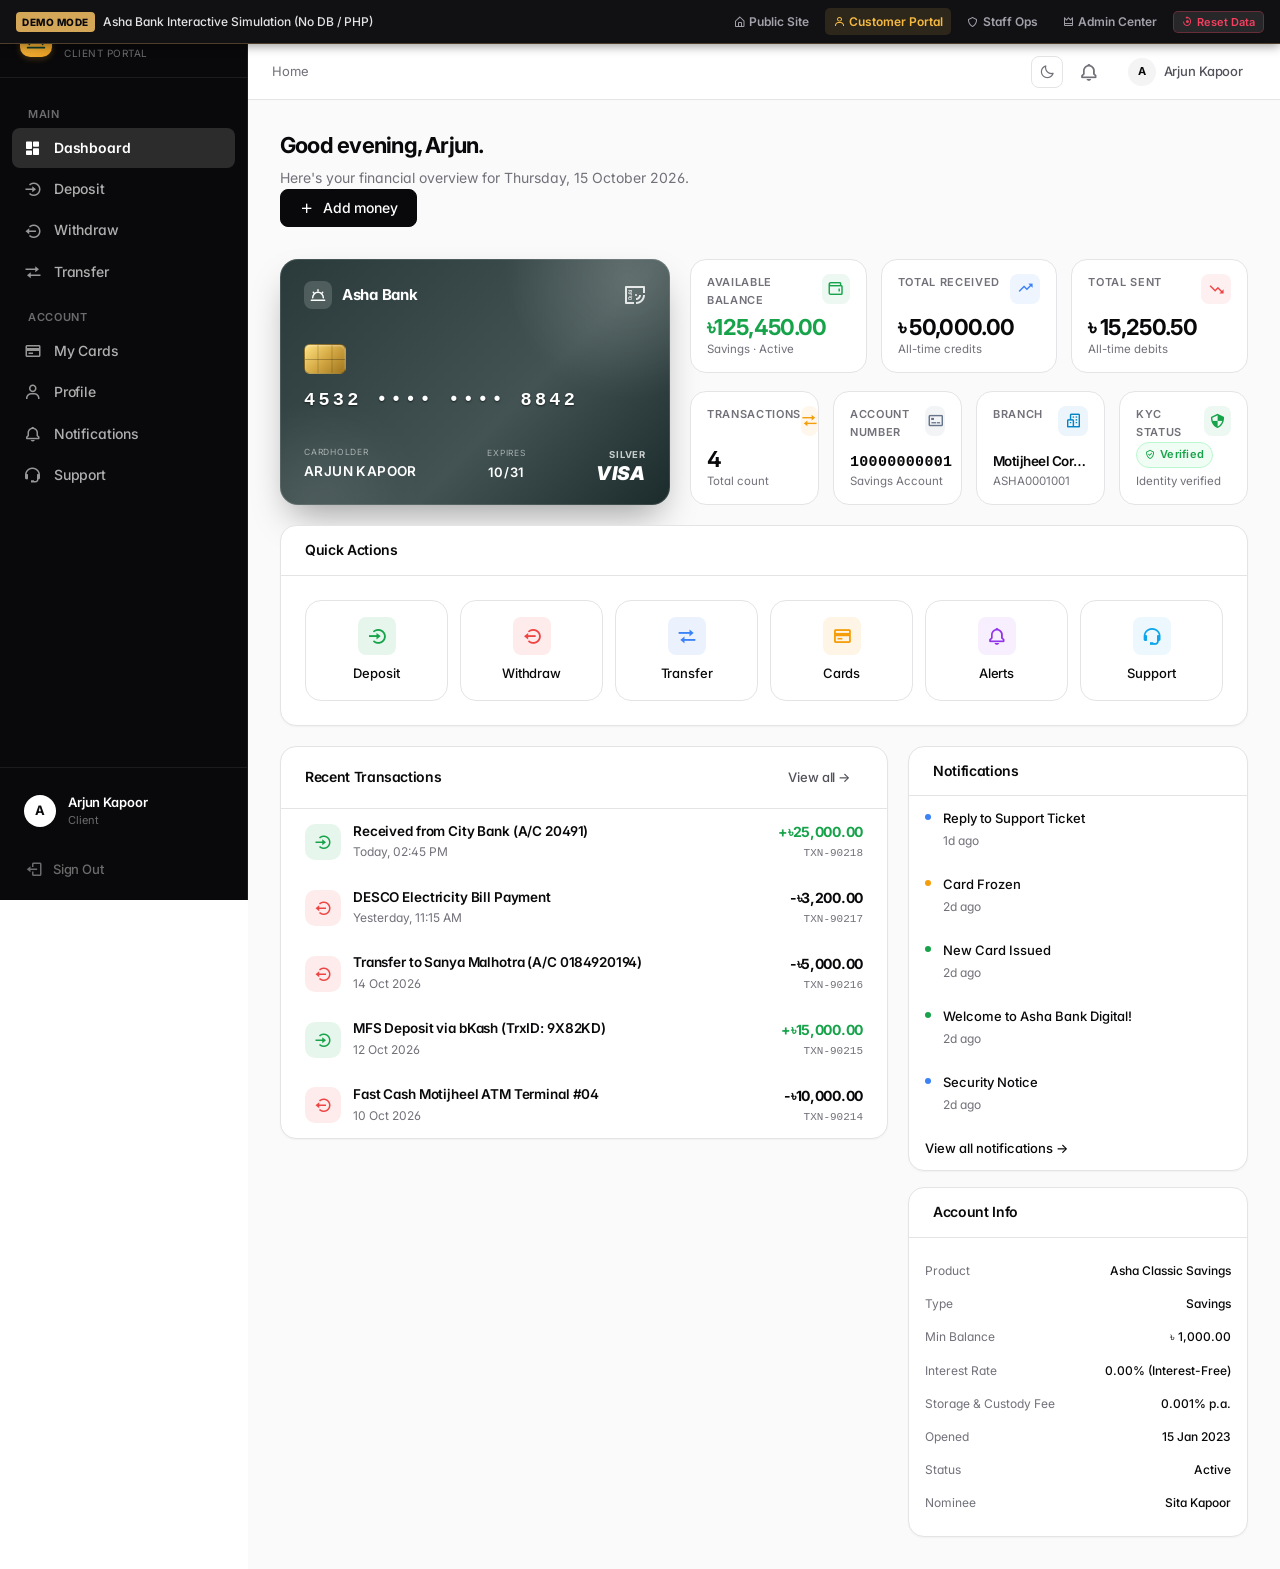
<file: demo-web/dashboard.html>
<!DOCTYPE html>
<html lang="en" data-theme="light">
<head>
    <meta charset="UTF-8">
    <meta name="viewport" content="width=device-width, initial-scale=1.0">
    <meta name="robots" content="noindex, nofollow">
    <title>Dashboard — Asha Bank</title>
    <link rel="preconnect" href="https://fonts.googleapis.com">
    <link rel="preconnect" href="https://fonts.gstatic.com" crossorigin>
    <link href="https://fonts.googleapis.com/css2?family=Inter:ital,opsz,wght@0,14..32,100..900;1,14..32,100..900&display=swap" rel="stylesheet">
    <link href="https://unpkg.com/boxicons@2.1.4/css/boxicons.min.css" rel="stylesheet">
    <link rel="icon" type="image/svg+xml" href="../assets/images/favicon.svg">
    <link rel="alternate icon" href="../favicon.svg">
    <link rel="stylesheet" href="../assets/css/style.css">
    <link rel="stylesheet" href="../assets/css/components.css">
</head>
<body>

<!-- Toast container (Bottom-Right) -->
<div id="toastContainer" class="toast-container"></div>


<!-- Desktop Only Gate (Shown on Responsive Mode: mobile & tablet) -->
<div class="desktop-only-gate" aria-hidden="true">
  <div class="dog-backdrop"></div>
  <div class="dog-card">
    <div class="dog-header">
      <div class="dog-logo">
        <span class="dog-logo-mark">
          <svg viewBox="0 0 24 24" fill="none" stroke="#09090B" stroke-width="2.2" stroke-linecap="round" stroke-linejoin="round">
            <path d="M3 21h18M3 10h18M5 10v11M19 10v11M9 10v11M15 10v11M12 3l9 7H3l9-7z"/>
          </svg>
        </span>
        <span class="dog-logo-text">Asha Bank</span>
      </div>
      <span class="dog-badge"><i class='bx bx-desktop'></i> Desktop Only</span>
    </div>

    <div class="dog-icon-circle">
      <div class="dog-icon-glow"></div>
      <svg class="dog-screen-icon" viewBox="0 0 24 24" fill="none" stroke="currentColor" stroke-width="1.8" stroke-linecap="round" stroke-linejoin="round">
        <rect x="2" y="3" width="20" height="14" rx="2" ry="2"></rect>
        <line x1="8" y1="21" x2="16" y2="21"></line>
        <line x1="12" y1="17" x2="12" y2="21"></line>
      </svg>
    </div>

    <h2 class="dog-title">Desktop Mode Required</h2>
    <p class="dog-desc">Asha Bank's portal dashboards, secure operations, and account management are currently available in desktop mode only.</p>
    
    <div class="dog-hint">
      <i class='bx bx-info-circle'></i>
      <span>Please open this portal on a laptop or desktop computer (width 1024px or higher) to access your dashboard.</span>
    </div>

    <div class="dog-actions">
      <a href="index.html" class="dog-btn dog-btn-primary">
        <i class='bx bx-arrow-back'></i>
        <span>Return to Homepage</span>
      </a>
    </div>
  </div>
</div>

<!-- App layout -->
<div class="app-layout">

<!-- ── Sidebar ──────────────────────────────────────────────── -->
<aside id="sidebar" class="sidebar" aria-label="Main navigation">
    <!-- Logo -->
    <a href="../index.html" class="sidebar-logo">
        <div class="sidebar-logo-mark">
            <svg viewBox="0 0 24 24" fill="none" stroke="#0B3D2E" stroke-width="2.2" stroke-linecap="round"><path d="M4 16a8 8 0 0 1 16 0"/><path d="M12 4v2M4.9 7.9l1.4 1.4M19.1 7.9l-1.4 1.4M2 20h20"/></svg>
        </div>
        <div>
            <div class="sidebar-logo-text">Asha Bank</div>
            <span class="sidebar-logo-sub">Client Portal</span>
        </div>
    </a>

    <!-- Navigation -->
    <nav class="sidebar-nav" aria-label="Navigation">
                <div class="sidebar-section-label">Main</div>
                <a href="dashboard.html"
           class="active"
           aria-current="page">
            <i class="bx bxs-dashboard"></i>
            Dashboard                    </a>
                <a href="deposit.html"
           class=""
           >
            <i class="bx bx-log-in-circle"></i>
            Deposit                    </a>
                <a href="withdraw.html"
           class=""
           >
            <i class="bx bx-log-out-circle"></i>
            Withdraw                    </a>
                <a href="transfer.html"
           class=""
           >
            <i class="bx bx-transfer"></i>
            Transfer                    </a>
                        <div class="sidebar-section-label">Account</div>
                <a href="cards.html"
           class=""
           >
            <i class="bx bx-credit-card"></i>
            My Cards                    </a>
                <a href="profile.html"
           class=""
           >
            <i class="bx bx-user"></i>
            Profile                    </a>
                <a href="dashboard.html"
           class=""
           >
            <i class="bx bx-bell"></i>
            Notifications                    </a>
                <a href="feedback.html"
           class=""
           >
            <i class="bx bx-support"></i>
            Support                    </a>
                    </nav>

    <!-- Footer -->
    <div class="sidebar-footer">
        <div class="sidebar-user">
            <div class="sidebar-avatar dark">A</div>
            <div class="sidebar-user-info">
                <div class="sidebar-user-name">Arjun Kapoor</div>
                <div class="sidebar-user-role">client</div>
            </div>
        </div>
        <a href="login.html" class="btn btn-ghost w-full sidebar-signout" style="justify-content:flex-start;gap:10px;font-size:13px;padding:9px 12px;">
            <i class='bx bx-log-out' style="font-size:18px;"></i>
            Sign Out
        </a>
    </div>
</aside>

<!-- ── Main content ──────────────────────────────────────────── -->
<div class="main-content">

<!-- Topbar -->
<header class="topbar">
    <div class="topbar-left">
        <button id="menuToggle" class="menu-toggle" aria-label="Toggle navigation" aria-controls="sidebar">
            <i class='bx bx-menu'></i>
        </button>
        <div class="topbar-breadcrumb">
            <a href="dashboard.html">Home</a>
                    </div>
    </div>
    <div class="topbar-right">
        <!-- Theme toggle -->
        <button class="theme-toggle" id="themeToggle" aria-label="Toggle theme" title="Toggle dark mode">
            <i class='bx bx-moon' id="themeIcon"></i>
        </button>
                <a href="dashboard.html" class="notif-btn" aria-label="0 notifications">
            <i class='bx bx-bell'></i>
                    </a>
                <a href="profile.html"
           class="btn btn-ghost btn-sm" aria-label="Profile" style="gap:8px;">
            <div class="avatar avatar-sm" style="background:var(--bg-muted);color:var(--text-primary);font-size:11px;">A</div>
            <span style="font-size:13px;font-weight:500;color:var(--text-secondary);">Arjun Kapoor</span>
        </a>
    </div>
</header>
<!-- end topbar -->

<div class="page-content">


<!-- Page header -->
<div class="page-header">
    <div>
        <h1>Good evening, Arjun.</h1>
        <p>Here's your financial overview for Thursday, 15 October 2026.</p>
    </div>
    <a href="deposit.html" class="btn btn-primary" style="flex-shrink:0;">
        <i class='bx bx-plus'></i> Add money
    </a>
</div>

<!-- ── Top Overview Grid: Big Credit Card + Analytics Rows ────────────── -->
<div class="dashboard-overview-grid reveal" style="display:grid;grid-template-columns:390px 1fr;gap:20px;margin-bottom:20px;align-items:stretch;">

    <!-- Left: Big and Perfect Credit Card -->
    <div class="bank-card"
         style="background:linear-gradient(135deg, #2a3a3a 0%, #435353 60%, #1b2b2b 100%); width:100%; max-width:390px; min-height:246px; border-radius:18px; padding:22px 24px; display:flex; flex-direction:column; justify-content:space-between; position:relative; overflow:hidden; box-shadow:0 18px 36px -10px rgba(0,0,0,0.38), 0 0 0 1px rgba(255,255,255,0.12) inset;">
        <!-- Specular shine overlays -->
        <div style="position:absolute;top:-40%;right:-20%;width:240px;height:240px;background:radial-gradient(circle,rgba(255,255,255,0.12) 0%,transparent 70%);border-radius:50%;pointer-events:none;"></div>
        <div style="position:absolute;bottom:-40%;left:-20%;width:200px;height:200px;background:radial-gradient(circle,rgba(255,255,255,0.06) 0%,transparent 70%);border-radius:50%;pointer-events:none;"></div>

        <!-- Card Top: Brand & Contactless Icon -->
        <div style="display:flex;justify-content:space-between;align-items:center;position:relative;z-index:2;">
            <div style="display:flex;align-items:center;gap:10px;">
                <div style="width:28px;height:28px;border-radius:8px;background:rgba(255,255,255,0.16);display:flex;align-items:center;justify-content:center;backdrop-filter:blur(4px);">
                    <svg viewBox="0 0 24 24" fill="none" stroke="#FFFFFF" stroke-width="2.2" stroke-linecap="round" width="16" height="16"><path d="M4 16a8 8 0 0 1 16 0"/><path d="M12 4v2M4.9 7.9l1.4 1.4M19.1 7.9l-1.4 1.4M2 20h20"/></svg>
                </div>
                <span style="font-weight:700;font-size:15px;letter-spacing:-0.02em;color:#FFFFFF;">Asha Bank</span>
            </div>
            <i class='bx bx-rfid' style="font-size:24px;color:rgba(255,255,255,0.85);transform:rotate(90deg);" title="Contactless Payment"></i>
        </div>

        <!-- Card Middle: Realistic EMV Chip & Embossed Card Number -->
        <div style="position:relative;z-index:2;margin:12px 0 8px;">
            <div class="bank-card-chip" style="width:42px;height:30px;border-radius:6px;background:linear-gradient(135deg,#FFE382 0%,#D4A843 50%,#9E751D 100%);border:1px solid rgba(0,0,0,0.25);position:relative;overflow:hidden;box-shadow:inset 0 1px 2px rgba(255,255,255,0.4);">
                <div style="position:absolute;inset:0;background:repeating-linear-gradient(90deg,transparent,transparent 12px,rgba(0,0,0,0.15) 12px,rgba(0,0,0,0.15) 14px);opacity:0.6;"></div>
                <div style="position:absolute;top:50%;left:0;right:0;height:1px;background:rgba(0,0,0,0.25);"></div>
            </div>
            <div class="bank-card-number" style="font-family:'SF Mono','Fira Code',monospace;font-size:18.5px;font-weight:600;letter-spacing:0.18em;color:#FFFFFF;text-shadow:0 1px 2px rgba(0,0,0,0.6);margin-top:12px;margin-bottom:0;">
                **** **** **** 4325            </div>
        </div>

        <!-- Card Bottom: Cardholder, Expiry, Tier & Visa -->
        <div style="display:flex;justify-content:space-between;align-items:flex-end;position:relative;z-index:2;">
            <div>
                <div style="font-size:8.5px;text-transform:uppercase;letter-spacing:0.09em;color:rgba(255,255,255,0.55);margin-bottom:2px;">Cardholder</div>
                <div style="font-size:13.5px;font-weight:600;color:#FFFFFF;letter-spacing:0.03em;text-transform:uppercase;max-width:140px;white-space:nowrap;overflow:hidden;text-overflow:ellipsis;">
                    Arjun Kapoor                </div>
            </div>
            <div style="text-align:center;padding:0 8px;">
                <div style="font-size:8.5px;text-transform:uppercase;letter-spacing:0.09em;color:rgba(255,255,255,0.55);margin-bottom:2px;">Expires</div>
                <div style="font-size:13px;font-weight:600;color:#FFFFFF;letter-spacing:0.05em;">
                    10/31                </div>
            </div>
            <div style="text-align:right;">
                <div style="font-size:9.5px;font-weight:700;letter-spacing:0.08em;text-transform:uppercase;color:rgba(255,255,255,0.75);margin-bottom:2px;">
                    Silver                </div>
                <div style="font-size:19px;font-weight:900;letter-spacing:0.04em;color:#FFFFFF;font-style:italic;line-height:1;">
                    VISA
                </div>
            </div>
        </div>
    </div>

    <!-- Right: Analytics Rows (Row 1: 3 columns, Row 2: 4 columns) -->
    <div style="display:flex;flex-direction:column;gap:14px;justify-content:space-between;">

        <!-- Row 1: 3 Columns (Available Balance, Total Received, Total Sent) -->
        <div class="overview-row-3" style="display:grid;grid-template-columns:repeat(3, 1fr);gap:14px;">
            <div class="stat-card" style="padding:14px 16px;min-height:114px;display:flex;flex-direction:column;justify-content:space-between;">
                <div style="display:flex;align-items:flex-start;justify-content:space-between;">
                    <div class="stat-card-label" style="margin-bottom:0;">Available Balance</div>
                    <div class="stat-card-icon" style="position:static;width:30px;height:30px;font-size:17px;background:rgba(22,163,74,0.08);color:#16A34A;">
                        <i class='bx bx-wallet'></i>
                    </div>
                </div>
                <div>
                    <div class="stat-card-value" style="font-size:22px;color:#16A34A;margin-bottom:2px;letter-spacing:-0.03em;">
                        ৳ 77,999.50                    </div>
                    <div class="stat-card-sub" style="font-size:11.5px;">Savings · Active</div>
                </div>
            </div>

            <div class="stat-card" style="padding:14px 16px;min-height:114px;display:flex;flex-direction:column;justify-content:space-between;">
                <div style="display:flex;align-items:flex-start;justify-content:space-between;">
                    <div class="stat-card-label" style="margin-bottom:0;">Total Received</div>
                    <div class="stat-card-icon" style="position:static;width:30px;height:30px;font-size:17px;background:rgba(59,130,246,0.08);color:#3B82F6;">
                        <i class='bx bx-trending-up'></i>
                    </div>
                </div>
                <div>
                    <div class="stat-card-value" style="font-size:22px;margin-bottom:2px;letter-spacing:-0.03em;">
                        ৳ 50,000.00                    </div>
                    <div class="stat-card-sub" style="font-size:11.5px;">All-time credits</div>
                </div>
            </div>

            <div class="stat-card" style="padding:14px 16px;min-height:114px;display:flex;flex-direction:column;justify-content:space-between;">
                <div style="display:flex;align-items:flex-start;justify-content:space-between;">
                    <div class="stat-card-label" style="margin-bottom:0;">Total Sent</div>
                    <div class="stat-card-icon" style="position:static;width:30px;height:30px;font-size:17px;background:rgba(239,68,68,0.08);color:#EF4444;">
                        <i class='bx bx-trending-down'></i>
                    </div>
                </div>
                <div>
                    <div class="stat-card-value" style="font-size:22px;margin-bottom:2px;letter-spacing:-0.03em;">
                        ৳ 15,250.50                    </div>
                    <div class="stat-card-sub" style="font-size:11.5px;">All-time debits</div>
                </div>
            </div>
        </div>

        <!-- Row 2: 4 Columns (Transactions, Account Number, Branch, KYC Status) -->
        <div class="overview-row-4" style="display:grid;grid-template-columns:repeat(4, 1fr);gap:14px;">
            <div class="stat-card" style="padding:14px 16px;min-height:114px;display:flex;flex-direction:column;justify-content:space-between;">
                <div style="display:flex;align-items:flex-start;justify-content:space-between;">
                    <div class="stat-card-label" style="margin-bottom:0;">Transactions</div>
                    <div class="stat-card-icon" style="position:static;width:30px;height:30px;font-size:17px;background:rgba(245,158,11,0.08);color:#F59E0B;">
                        <i class='bx bx-transfer'></i>
                    </div>
                </div>
                <div>
                    <div class="stat-card-value" style="font-size:22px;margin-bottom:2px;letter-spacing:-0.03em;">
                        4                    </div>
                    <div class="stat-card-sub" style="font-size:11.5px;">Total count</div>
                </div>
            </div>

            <div class="stat-card" style="padding:14px 16px;min-height:114px;display:flex;flex-direction:column;justify-content:space-between;">
                <div style="display:flex;align-items:flex-start;justify-content:space-between;">
                    <div class="stat-card-label" style="margin-bottom:0;">Account Number</div>
                    <div class="stat-card-icon" style="position:static;width:30px;height:30px;font-size:17px;background:rgba(100,116,139,0.08);color:#64748B;">
                        <i class='bx bx-credit-card-front'></i>
                    </div>
                </div>
                <div>
                    <div class="stat-card-value" style="font-size:15px;font-family:'SF Mono','Fira Code',monospace;font-weight:600;margin-bottom:2px;letter-spacing:0.02em;">
                        10000000001                    </div>
                    <div class="stat-card-sub" style="font-size:11.5px;">Savings Account</div>
                </div>
            </div>

            <div class="stat-card" style="padding:14px 16px;min-height:114px;display:flex;flex-direction:column;justify-content:space-between;">
                <div style="display:flex;align-items:flex-start;justify-content:space-between;">
                    <div class="stat-card-label" style="margin-bottom:0;">Branch</div>
                    <div class="stat-card-icon" style="position:static;width:30px;height:30px;font-size:17px;background:rgba(2,132,199,0.08);color:#0284C7;">
                        <i class='bx bx-buildings'></i>
                    </div>
                </div>
                <div>
                    <div class="stat-card-value" style="font-size:13.5px;font-weight:600;margin-bottom:2px;line-height:1.25;white-space:nowrap;overflow:hidden;text-overflow:ellipsis;" title="Motijheel Corporate Head Branch">
                        Motijheel Corporate Head Branch                    </div>
                    <div class="stat-card-sub" style="font-size:11.5px;">ASHA0001001</div>
                </div>
            </div>

            <div class="stat-card" style="padding:14px 16px;min-height:114px;display:flex;flex-direction:column;justify-content:space-between;">
                <div style="display:flex;align-items:flex-start;justify-content:space-between;">
                    <div class="stat-card-label" style="margin-bottom:0;">KYC Status</div>
                    <div class="stat-card-icon" style="position:static;width:30px;height:30px;font-size:17px;background:rgba(22,163,74,0.08);color:#16A34A;">
                        <i class='bx bx-shield-quarter'></i>
                    </div>
                </div>
                <div>
                    <div style="margin-bottom:4px;">
                                                <span class="badge badge-success" style="display:inline-flex;align-items:center;gap:4px;padding:3px 8px;font-size:11px;">
                            <i class='bx bx-check-shield'></i>
                            Verified                        </span>
                                            </div>
                    <div class="stat-card-sub" style="font-size:11.5px;">Identity verified</div>
                </div>
            </div>
        </div>

    </div>
</div>

<!-- ── Quick Actions ────────────────────────────────────────── -->
<div class="card reveal" style="margin-bottom:20px;">
    <div class="card-header">
        <h4>Quick Actions</h4>
    </div>
    <div class="card-body">
        <div class="quick-actions">
            <a href="deposit.html" class="quick-action">
                <div class="qa-icon" style="background:rgba(22,163,74,0.1);color:#16A34A;">
                    <i class='bx bx-log-in-circle'></i>
                </div>
                <span class="qa-label">Deposit</span>
            </a>
            <a href="withdraw.html" class="quick-action">
                <div class="qa-icon" style="background:rgba(239,68,68,0.1);color:#EF4444;">
                    <i class='bx bx-log-out-circle'></i>
                </div>
                <span class="qa-label">Withdraw</span>
            </a>
            <a href="transfer.html" class="quick-action">
                <div class="qa-icon" style="background:rgba(59,130,246,0.1);color:#3B82F6;">
                    <i class='bx bx-transfer'></i>
                </div>
                <span class="qa-label">Transfer</span>
            </a>
            <a href="cards.html" class="quick-action">
                <div class="qa-icon" style="background:rgba(245,158,11,0.1);color:#F59E0B;">
                    <i class='bx bx-credit-card'></i>
                </div>
                <span class="qa-label">Cards</span>
            </a>
            <a href="dashboard.html" class="quick-action">
                <div class="qa-icon" style="background:rgba(147,51,234,0.08);color:#9333EA;">
                    <i class='bx bx-bell'></i>
                </div>
                <span class="qa-label">Alerts</span>
            </a>
            <a href="feedback.html" class="quick-action">
                <div class="qa-icon" style="background:rgba(14,165,233,0.08);color:#0EA5E9;">
                    <i class='bx bx-support'></i>
                </div>
                <span class="qa-label">Support</span>
            </a>
        </div>
    </div>
</div>

<!-- ── Transactions + Notifications ─────────────────────────── -->
<div style="display:grid;grid-template-columns:1fr 340px;gap:20px;align-items:start;">

    <!-- Recent Transactions -->
    <div class="card reveal">
        <div class="card-header">
            <h4>Recent Transactions</h4>
            <a href="transactions.php" class="btn btn-ghost btn-sm">View all →</a>
        </div>
        <div class="card-body" style="padding:0 24px;">
                                    <div class="txn-row">
                <div class="txn-icon fee">
                                        <i class='bx bx-shield-quarter'></i>
                                    </div>
                <div class="txn-info">
                    <div class="txn-title">Annual Storage &amp; Maintenance Fee (0.001%)</div>
                    <div class="txn-date">12 Oct 2026, 3:23 AM</div>
                </div>
                <div style="text-align:right;flex-shrink:0;">
                    <div class="txn-amount debit">
                        -৳ 0.50                    </div>
                    <div class="txn-ref">FEE-50001</div>
                </div>
            </div>
                        <div class="txn-row">
                <div class="txn-icon debit">
                                        <i class='bx bx-log-out-circle'></i>
                                    </div>
                <div class="txn-info">
                    <div class="txn-title">Electricity Bill Payment - DESCO</div>
                    <div class="txn-date">11 Oct 2026, 3:23 AM</div>
                </div>
                <div style="text-align:right;flex-shrink:0;">
                    <div class="txn-amount debit">
                        -৳ 3,250.00                    </div>
                    <div class="txn-ref">BIL-40001</div>
                </div>
            </div>
                        <div class="txn-row">
                <div class="txn-icon transfer">
                                        <i class='bx bx-transfer'></i>
                                    </div>
                <div class="txn-info">
                    <div class="txn-title">Funds Transfer to Sanya</div>
                    <div class="txn-date">03 Oct 2026, 3:23 AM</div>
                </div>
                <div style="text-align:right;flex-shrink:0;">
                    <div class="txn-amount debit">
                        -৳ 12,000.00                    </div>
                    <div class="txn-ref">TXN-20001</div>
                </div>
            </div>
                        <div class="txn-row">
                <div class="txn-icon credit">
                                        <i class='bx bx-log-in-circle'></i>
                                    </div>
                <div class="txn-info">
                    <div class="txn-title">Initial Account Opening Deposit</div>
                    <div class="txn-date">29 Sep 2026, 3:23 AM</div>
                </div>
                <div style="text-align:right;flex-shrink:0;">
                    <div class="txn-amount credit">
                        +৳ 50,000.00                    </div>
                    <div class="txn-ref">DEP-10001</div>
                </div>
            </div>
                                </div>
    </div>

    <!-- Sidebar: Notifications + Account Info -->
    <div style="display:flex;flex-direction:column;gap:16px;">

        <!-- Notifications -->
        <div class="card reveal">
            <div class="card-header">
                <h4>Notifications</h4>
                            </div>
            <div class="card-body" style="padding:0;">
                                                <div style="display:flex;gap:12px;padding:12px 16px;border-bottom:1px solid var(--border-subtle);">
                    <div style="width:6px;height:6px;border-radius:50%;background:#3B82F6;flex-shrink:0;margin-top:6px;"></div>
                    <div style="flex:1;min-width:0;">
                        <div style="font-size:13px;font-weight:500;color:var(--text-primary);">Reply to Support Ticket</div>
                        <div style="font-size:12px;color:var(--text-muted);margin-top:2px;">1d ago</div>
                    </div>
                </div>
                                <div style="display:flex;gap:12px;padding:12px 16px;border-bottom:1px solid var(--border-subtle);">
                    <div style="width:6px;height:6px;border-radius:50%;background:#F59E0B;flex-shrink:0;margin-top:6px;"></div>
                    <div style="flex:1;min-width:0;">
                        <div style="font-size:13px;font-weight:500;color:var(--text-primary);">Card Frozen</div>
                        <div style="font-size:12px;color:var(--text-muted);margin-top:2px;">2d ago</div>
                    </div>
                </div>
                                <div style="display:flex;gap:12px;padding:12px 16px;border-bottom:1px solid var(--border-subtle);">
                    <div style="width:6px;height:6px;border-radius:50%;background:#16A34A;flex-shrink:0;margin-top:6px;"></div>
                    <div style="flex:1;min-width:0;">
                        <div style="font-size:13px;font-weight:500;color:var(--text-primary);">New Card Issued</div>
                        <div style="font-size:12px;color:var(--text-muted);margin-top:2px;">2d ago</div>
                    </div>
                </div>
                                <div style="display:flex;gap:12px;padding:12px 16px;border-bottom:1px solid var(--border-subtle);">
                    <div style="width:6px;height:6px;border-radius:50%;background:#16A34A;flex-shrink:0;margin-top:6px;"></div>
                    <div style="flex:1;min-width:0;">
                        <div style="font-size:13px;font-weight:500;color:var(--text-primary);">Welcome to Asha Bank Digital!</div>
                        <div style="font-size:12px;color:var(--text-muted);margin-top:2px;">2d ago</div>
                    </div>
                </div>
                                <div style="display:flex;gap:12px;padding:12px 16px;border-bottom:1px solid var(--border-subtle);">
                    <div style="width:6px;height:6px;border-radius:50%;background:#3B82F6;flex-shrink:0;margin-top:6px;"></div>
                    <div style="flex:1;min-width:0;">
                        <div style="font-size:13px;font-weight:500;color:var(--text-primary);">Security Notice</div>
                        <div style="font-size:12px;color:var(--text-muted);margin-top:2px;">2d ago</div>
                    </div>
                </div>
                                <div style="padding:10px 16px;">
                    <a href="dashboard.html" style="font-size:13px;color:var(--text-primary);text-decoration:none;font-weight:500;">View all notifications →</a>
                </div>
                            </div>
        </div>

        <!-- Account info -->
        <div class="card reveal">
            <div class="card-header"><h4>Account Info</h4></div>
            <div class="card-body" style="padding:16px;">
                                <div style="display:flex;justify-content:space-between;align-items:center;padding:7px 0;border-bottom:1px solid var(--border-subtle);">
                    <span style="font-size:12px;color:var(--text-muted);">Product</span>
                    <span style="font-size:12px;font-weight:500;color:var(--text-primary);">Asha Classic Savings</span>
                </div>
                                <div style="display:flex;justify-content:space-between;align-items:center;padding:7px 0;border-bottom:1px solid var(--border-subtle);">
                    <span style="font-size:12px;color:var(--text-muted);">Type</span>
                    <span style="font-size:12px;font-weight:500;color:var(--text-primary);">Savings</span>
                </div>
                                <div style="display:flex;justify-content:space-between;align-items:center;padding:7px 0;border-bottom:1px solid var(--border-subtle);">
                    <span style="font-size:12px;color:var(--text-muted);">Min Balance</span>
                    <span style="font-size:12px;font-weight:500;color:var(--text-primary);">৳ 1,000.00</span>
                </div>
                                <div style="display:flex;justify-content:space-between;align-items:center;padding:7px 0;border-bottom:1px solid var(--border-subtle);">
                    <span style="font-size:12px;color:var(--text-muted);">Interest Rate</span>
                    <span style="font-size:12px;font-weight:500;color:var(--text-primary);">0.00% (Interest-Free)</span>
                </div>
                                <div style="display:flex;justify-content:space-between;align-items:center;padding:7px 0;border-bottom:1px solid var(--border-subtle);">
                    <span style="font-size:12px;color:var(--text-muted);">Storage &amp; Custody Fee</span>
                    <span style="font-size:12px;font-weight:500;color:var(--text-primary);">0.001% p.a.</span>
                </div>
                                <div style="display:flex;justify-content:space-between;align-items:center;padding:7px 0;border-bottom:1px solid var(--border-subtle);">
                    <span style="font-size:12px;color:var(--text-muted);">Opened</span>
                    <span style="font-size:12px;font-weight:500;color:var(--text-primary);">15 Jan 2023</span>
                </div>
                                <div style="display:flex;justify-content:space-between;align-items:center;padding:7px 0;border-bottom:1px solid var(--border-subtle);">
                    <span style="font-size:12px;color:var(--text-muted);">Status</span>
                    <span style="font-size:12px;font-weight:500;color:var(--text-primary);">Active</span>
                </div>
                                                <div style="display:flex;justify-content:space-between;align-items:center;padding:7px 0;">
                    <span style="font-size:12px;color:var(--text-muted);">Nominee</span>
                    <span style="font-size:12px;font-weight:500;color:var(--text-primary);">Sita Kapoor</span>
                </div>
                            </div>
        </div>
    </div>
</div>

</div><!-- end .page-content -->

</div><!-- .main-content -->
</div><!-- .app-layout -->

<script src="../assets/js/main.js"></script>

<script src="demo-app.js"></script>
<script src="../assets/js/main.js"></script>
<script>
document.addEventListener('DOMContentLoaded', () => {
  const u = window.BMS.state.user;
  const valEl = document.querySelector('.stat-card-value');
  if (valEl) valEl.textContent = window.BMS.formatBDT(u.balance);

  const cardNum = document.querySelector('.bank-card-number');
  if (cardNum) cardNum.textContent = window.BMS.state.card.number;

  const cardHolder = document.querySelector('.bank-card .bank-card-chip + div + div span, .bank-card div[style*="max-width:140px"]');
  if (cardHolder) cardHolder.textContent = u.name;

  const userRoleEl = document.querySelector('.sidebar-user-name');
  if (userRoleEl) userRoleEl.textContent = u.name;

  // Render dynamic transactions
  const txnBody = document.querySelector('.card-body[style*="padding:0 24px;"]');
  if (txnBody && window.BMS.state.transactions && window.BMS.state.transactions.length) {
    txnBody.innerHTML = window.BMS.state.transactions.slice(0, 6).map(t => `
      <div class="txn-row" style="display:flex;align-items:center;justify-content:space-between;padding:12px 0;border-bottom:1px solid var(--border-subtle);">
        <div style="display:flex;align-items:center;gap:12px;">
          <div class="txn-icon ${t.direction === 'in' ? 'credit' : 'debit'}" style="width:36px;height:36px;border-radius:10px;display:flex;align-items:center;justify-content:center;background:${t.direction === 'in' ? 'rgba(22,163,74,0.1)' : 'rgba(239,68,68,0.1)'};color:${t.direction === 'in' ? '#16A34A' : '#EF4444'};font-size:18px;">
            <i class='bx ${t.direction === 'in' ? 'bx-log-in-circle' : 'bx-log-out-circle'}'></i>
          </div>
          <div class="txn-info">
            <div class="txn-title" style="font-weight:600;font-size:13.5px;color:var(--text-primary);">${t.desc}</div>
            <div class="txn-date" style="font-size:12px;color:var(--text-muted);">${t.date}</div>
          </div>
        </div>
        <div style="text-align:right;flex-shrink:0;">
          <div class="txn-amount ${t.direction === 'in' ? 'credit' : 'debit'}" style="font-weight:700;font-size:14px;color:${t.direction === 'in' ? '#16A34A' : 'var(--text-primary)'};">
            ${t.direction === 'in' ? '+' : '-'}${window.BMS.formatBDT(t.amount)}
          </div>
          <div class="txn-ref" style="font-size:11px;color:var(--text-muted);">${t.id}</div>
        </div>
      </div>
    `).join('');
  }
});
</script>
</body>

</html>
</file>
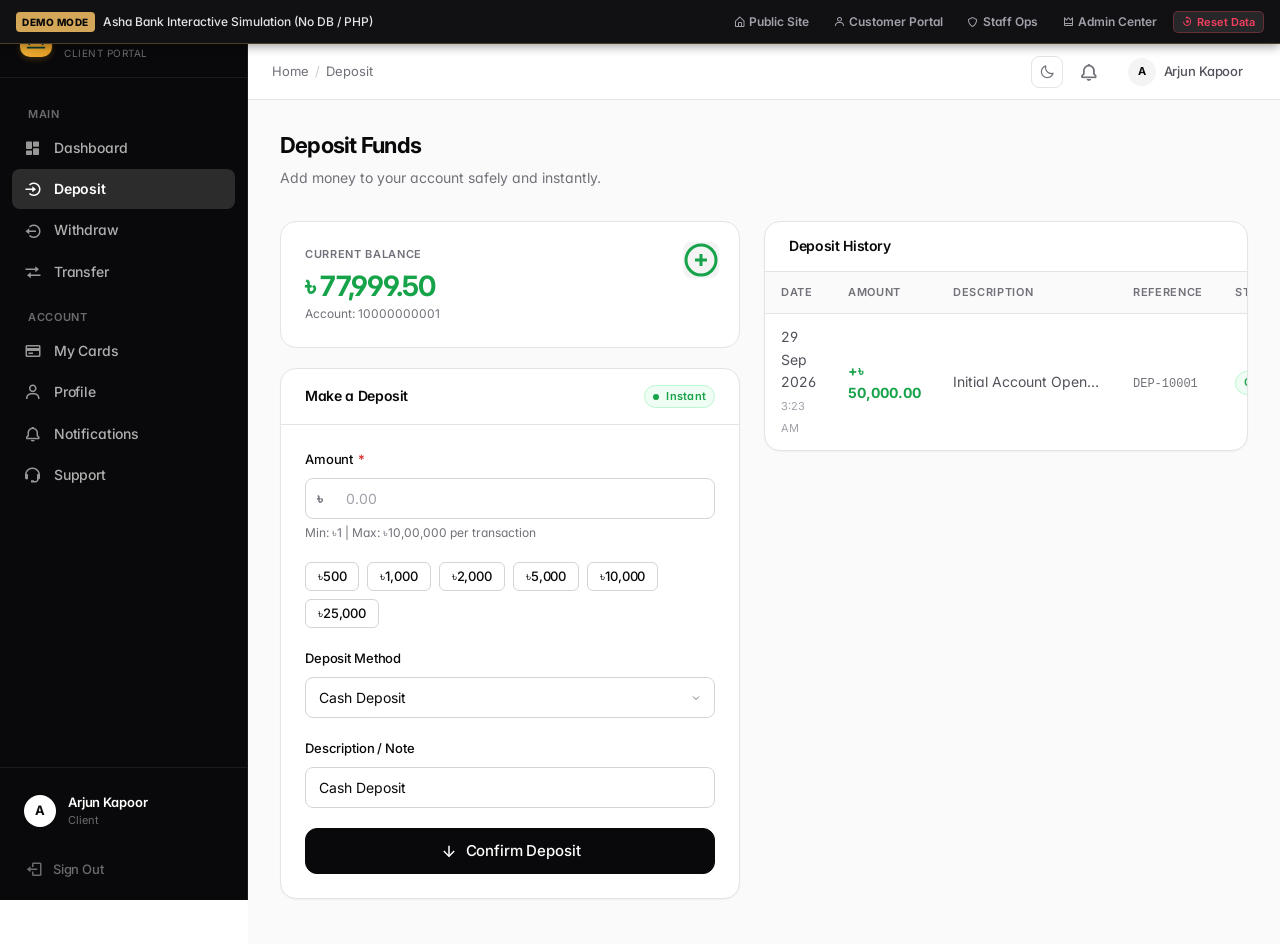
<file: demo-web/deposit.html>
<!DOCTYPE html>
<html lang="en" data-theme="light">
<head>
    <meta charset="UTF-8">
    <meta name="viewport" content="width=device-width, initial-scale=1.0">
    <meta name="robots" content="noindex, nofollow">
    <title>Deposit — Asha Bank</title>
    <link rel="preconnect" href="https://fonts.googleapis.com">
    <link rel="preconnect" href="https://fonts.gstatic.com" crossorigin>
    <link href="https://fonts.googleapis.com/css2?family=Inter:ital,opsz,wght@0,14..32,100..900;1,14..32,100..900&display=swap" rel="stylesheet">
    <link href="https://unpkg.com/boxicons@2.1.4/css/boxicons.min.css" rel="stylesheet">
    <link rel="icon" type="image/svg+xml" href="../assets/images/favicon.svg">
    <link rel="alternate icon" href="../favicon.svg">
    <link rel="stylesheet" href="../assets/css/style.css">
    <link rel="stylesheet" href="../assets/css/components.css">
</head>
<body>

<!-- Toast container (Bottom-Right) -->
<div id="toastContainer" class="toast-container"></div>


<!-- Desktop Only Gate (Shown on Responsive Mode: mobile & tablet) -->
<div class="desktop-only-gate" aria-hidden="true">
  <div class="dog-backdrop"></div>
  <div class="dog-card">
    <div class="dog-header">
      <div class="dog-logo">
        <span class="dog-logo-mark">
          <svg viewBox="0 0 24 24" fill="none" stroke="#09090B" stroke-width="2.2" stroke-linecap="round" stroke-linejoin="round">
            <path d="M3 21h18M3 10h18M5 10v11M19 10v11M9 10v11M15 10v11M12 3l9 7H3l9-7z"/>
          </svg>
        </span>
        <span class="dog-logo-text">Asha Bank</span>
      </div>
      <span class="dog-badge"><i class='bx bx-desktop'></i> Desktop Only</span>
    </div>

    <div class="dog-icon-circle">
      <div class="dog-icon-glow"></div>
      <svg class="dog-screen-icon" viewBox="0 0 24 24" fill="none" stroke="currentColor" stroke-width="1.8" stroke-linecap="round" stroke-linejoin="round">
        <rect x="2" y="3" width="20" height="14" rx="2" ry="2"></rect>
        <line x1="8" y1="21" x2="16" y2="21"></line>
        <line x1="12" y1="17" x2="12" y2="21"></line>
      </svg>
    </div>

    <h2 class="dog-title">Desktop Mode Required</h2>
    <p class="dog-desc">Asha Bank's deposit operations and account management are currently available in desktop mode only.</p>
    
    <div class="dog-hint">
      <i class='bx bx-info-circle'></i>
      <span>Please open this portal on a laptop or desktop computer (width 1024px or higher) to make deposits.</span>
    </div>

    <div class="dog-actions">
      <a href="index.html" class="dog-btn dog-btn-primary">
        <i class='bx bx-arrow-back'></i>
        <span>Return to Homepage</span>
      </a>
    </div>
  </div>
</div>

<!-- App layout -->
<div class="app-layout">

<!-- ── Sidebar ──────────────────────────────────────────────── -->
<aside id="sidebar" class="sidebar" aria-label="Main navigation">
    <!-- Logo -->
    <a href="../index.html" class="sidebar-logo">
        <div class="sidebar-logo-mark">
            <svg viewBox="0 0 24 24" fill="none" stroke="#0B3D2E" stroke-width="2.2" stroke-linecap="round"><path d="M4 16a8 8 0 0 1 16 0"/><path d="M12 4v2M4.9 7.9l1.4 1.4M19.1 7.9l-1.4 1.4M2 20h20"/></svg>
        </div>
        <div>
            <div class="sidebar-logo-text">Asha Bank</div>
            <span class="sidebar-logo-sub">Client Portal</span>
        </div>
    </a>

    <!-- Navigation -->
    <nav class="sidebar-nav" aria-label="Navigation">
                <div class="sidebar-section-label">Main</div>
                <a href="dashboard.html"
           class=""
           >
            <i class="bx bxs-dashboard"></i>
            Dashboard                    </a>
                <a href="deposit.html"
           class="active"
           aria-current="page">
            <i class="bx bx-log-in-circle"></i>
            Deposit                    </a>
                <a href="withdraw.html"
           class=""
           >
            <i class="bx bx-log-out-circle"></i>
            Withdraw                    </a>
                <a href="transfer.html"
           class=""
           >
            <i class="bx bx-transfer"></i>
            Transfer                    </a>
                        <div class="sidebar-section-label">Account</div>
                <a href="cards.html"
           class=""
           >
            <i class="bx bx-credit-card"></i>
            My Cards                    </a>
                <a href="profile.html"
           class=""
           >
            <i class="bx bx-user"></i>
            Profile                    </a>
                <a href="dashboard.html"
           class=""
           >
            <i class="bx bx-bell"></i>
            Notifications                    </a>
                <a href="feedback.html"
           class=""
           >
            <i class="bx bx-support"></i>
            Support                    </a>
                    </nav>

    <!-- Footer -->
    <div class="sidebar-footer">
        <div class="sidebar-user">
            <div class="sidebar-avatar dark">A</div>
            <div class="sidebar-user-info">
                <div class="sidebar-user-name">Arjun Kapoor</div>
                <div class="sidebar-user-role">client</div>
            </div>
        </div>
        <a href="login.html" class="btn btn-ghost w-full sidebar-signout" style="justify-content:flex-start;gap:10px;font-size:13px;padding:9px 12px;">
            <i class='bx bx-log-out' style="font-size:18px;"></i>
            Sign Out
        </a>
    </div>
</aside>

<!-- ── Main content ──────────────────────────────────────────── -->
<div class="main-content">

<!-- Topbar -->
<header class="topbar">
    <div class="topbar-left">
        <button id="menuToggle" class="menu-toggle" aria-label="Toggle navigation" aria-controls="sidebar">
            <i class='bx bx-menu'></i>
        </button>
        <div class="topbar-breadcrumb">
            <a href="dashboard.html">Home</a>
                        <span class="sep">/</span>
            <span>Deposit</span>
                    </div>
    </div>
    <div class="topbar-right">
        <!-- Theme toggle -->
        <button class="theme-toggle" id="themeToggle" aria-label="Toggle theme" title="Toggle dark mode">
            <i class='bx bx-moon' id="themeIcon"></i>
        </button>
                <a href="dashboard.html" class="notif-btn" aria-label="0 notifications">
            <i class='bx bx-bell'></i>
                    </a>
                <a href="profile.html"
           class="btn btn-ghost btn-sm" aria-label="Profile" style="gap:8px;">
            <div class="avatar avatar-sm" style="background:var(--bg-muted);color:var(--text-primary);font-size:11px;">A</div>
            <span style="font-size:13px;font-weight:500;color:var(--text-secondary);">Arjun Kapoor</span>
        </a>
    </div>
</header>
<!-- end topbar -->

<div class="page-content">
    <div class="page-header">
        <h1>Deposit Funds</h1>
        <p>Add money to your account safely and instantly.</p>
    </div>

    <div style="display:grid;grid-template-columns:460px 1fr;gap:24px;align-items:start;">

        <!-- Form -->
        <div>
            <!-- Balance card -->
            <div class="stat-card reveal" style="margin-bottom:20px;">
                <div class="stat-card-icon">
                    <svg viewBox="0 0 24 24" fill="none" stroke="var(--green)" stroke-width="2"><path d="M12 2a10 10 0 1 0 0 20 10 10 0 0 0 0-20z"/><line x1="12" y1="8" x2="12" y2="16"/><line x1="8" y1="12" x2="16" y2="12"/></svg>
                </div>
                <div class="stat-card-label">Current Balance</div>
                <div class="stat-card-value" style="color:var(--green);">৳ 77,999.50</div>
                <div class="stat-card-sub">Account: 10000000001</div>
            </div>

            <div class="card reveal">
                <div class="card-header">
                    <h4>Make a Deposit</h4>
                    <span class="badge badge-success">
                        <span class="status-dot green"></span> Instant
                    </span>
                </div>
                <div class="card-body">
                    
                    <form method="POST" action="#" data-loading>
                        <input type="hidden" name="_csrf" value="3032b7c8d085d9b5fc8a99ca374fccf5ddf5300d046bf5982eee627fa7030e79"><input type="hidden" name="csrf_token" value="3032b7c8d085d9b5fc8a99ca374fccf5ddf5300d046bf5982eee627fa7030e79">
                        <!-- Amount with quick presets -->
                        <div class="form-group">
                            <label class="form-label" for="amount">Amount <span class="required">*</span></label>
                            <div class="input-group">
                                <span class="input-icon" style="font-weight:600;font-size:15px;color:var(--ink-muted);">৳</span>
                                <input type="number" id="amount" name="amount" class="form-control" step="0.01" min="1" max="1000000"
                                       value="" placeholder="0.00" required>
                            </div>
                            <div class="form-helper">Min: ৳1 | Max: ৳10,00,000 per transaction</div>
                        </div>

                        <!-- Quick amount buttons -->
                        <div style="display:flex;gap:8px;margin-bottom:20px;flex-wrap:wrap;">
                                                        <button type="button" class="btn btn-outline btn-sm" onclick="document.getElementById('amount').value=500">
                                ৳500                            </button>
                                                        <button type="button" class="btn btn-outline btn-sm" onclick="document.getElementById('amount').value=1000">
                                ৳1,000                            </button>
                                                        <button type="button" class="btn btn-outline btn-sm" onclick="document.getElementById('amount').value=2000">
                                ৳2,000                            </button>
                                                        <button type="button" class="btn btn-outline btn-sm" onclick="document.getElementById('amount').value=5000">
                                ৳5,000                            </button>
                                                        <button type="button" class="btn btn-outline btn-sm" onclick="document.getElementById('amount').value=10000">
                                ৳10,000                            </button>
                                                        <button type="button" class="btn btn-outline btn-sm" onclick="document.getElementById('amount').value=25000">
                                ৳25,000                            </button>
                                                    </div>

                        <div class="form-group">
                            <label class="form-label" for="method">Deposit Method</label>
                            <select id="method" name="method" class="form-control">
                                <option value="cash">Cash Deposit</option>
                                <option value="cheque">Cheque</option>
                                <option value="online">Online Transfer</option>
                                <option value="agent">Agent Banking</option>
                            </select>
                        </div>

                        <div class="form-group">
                            <label class="form-label" for="description">Description / Note</label>
                            <input type="text" id="description" name="description" class="form-control"
                                   value="Cash Deposit" maxlength="255"
                                   placeholder="e.g. Monthly savings">
                        </div>

                        <!-- Summary -->
                        <div id="depositSummary" style="display:none;background:var(--green-light);border:1px solid #c8e6c9;border-radius:12px;padding:16px;margin-bottom:20px;">
                            <div style="font-size:12px;font-weight:600;letter-spacing:.07em;text-transform:uppercase;color:var(--green);margin-bottom:10px;">Transaction Summary</div>
                            <div style="display:flex;justify-content:space-between;margin-bottom:6px;">
                                <span style="font-size:13px;color:var(--ink-muted);">Deposit Amount</span>
                                <span style="font-size:13px;font-weight:600;" id="summaryAmount">৳0</span>
                            </div>
                            <div style="display:flex;justify-content:space-between;margin-bottom:6px;">
                                <span style="font-size:13px;color:var(--ink-muted);">Processing Fee</span>
                                <span style="font-size:13px;font-weight:600;color:var(--green);">Free</span>
                            </div>
                            <div style="height:1px;background:#c8e6c9;margin:10px 0;"></div>
                            <div style="display:flex;justify-content:space-between;">
                                <span style="font-size:13px;font-weight:600;">New Balance</span>
                                <span style="font-size:15px;font-weight:700;color:var(--green);" id="summaryBalance">৳77,999.50</span>
                            </div>
                        </div>

                        <button type="submit" class="btn btn-primary w-full btn-lg">
                            <svg viewBox="0 0 24 24" fill="none" stroke="currentColor" stroke-width="2" width="18" height="18"><line x1="12" y1="5" x2="12" y2="19"/><polyline points="19 12 12 19 5 12"/></svg>
                            Confirm Deposit
                        </button>
                    </form>
                </div>
            </div>
        </div>

        <!-- History -->
        <div class="card reveal">
            <div class="card-header">
                <h4>Deposit History</h4>
            </div>
                        <div class="table-wrapper">
                <table>
                    <thead>
                        <tr>
                            <th>Date</th>
                            <th>Amount</th>
                            <th>Description</th>
                            <th>Reference</th>
                            <th>Status</th>
                        </tr>
                    </thead>
                    <tbody>
                                                <tr>
                            <td>29 Sep 2026<br><span style="font-size:11px;color:var(--ink-faint);">3:23 AM</span></td>
                            <td><strong style="color:var(--green);">+৳ 50,000.00</strong></td>
                            <td style="max-width:180px;white-space:nowrap;overflow:hidden;text-overflow:ellipsis;">Initial Account Opening Deposit</td>
                            <td><code style="font-size:12px;color:var(--ink-muted);">DEP-10001</code></td>
                            <td><span class="badge badge-success">Completed</span></td>
                        </tr>
                                            </tbody>
                </table>
            </div>
                    </div>
    </div>
</div>

<script>
const balanceVal = 77999.5;
const amountInput = document.getElementById('amount');
const summary = document.getElementById('depositSummary');
const summaryAmount = document.getElementById('summaryAmount');
const summaryBalance = document.getElementById('summaryBalance');

amountInput.addEventListener('input', function() {
    const val = parseFloat(this.value) || 0;
    if (val > 0) {
        summary.style.display = 'block';
        summaryAmount.textContent = '৳' + val.toLocaleString('en-IN', {minimumFractionDigits:2, maximumFractionDigits:2});
        summaryBalance.textContent = '৳' + (balanceVal + val).toLocaleString('en-IN', {minimumFractionDigits:2, maximumFractionDigits:2});
    } else {
        summary.style.display = 'none';
    }
});
</script>

</div><!-- .main-content -->
</div><!-- .app-layout -->

<script src="../assets/js/main.js"></script>

<script src="demo-app.js"></script>
<script src="../assets/js/main.js"></script>
<script>
document.addEventListener('DOMContentLoaded', () => {
  const form = document.querySelector('form');
  if (form) {
    form.addEventListener('submit', (e) => {
      e.preventDefault();
      const amtInput = document.getElementById('amount') || document.querySelector('input[name="amount"]') || document.querySelector('input[type="number"]');
      const amt = parseFloat(amtInput?.value || 0);
      const refInput = document.getElementById('reference') || document.querySelector('input[name="reference"]');
      const ref = refInput?.value || 'MFS' + Math.floor(100000 + Math.random()*900000);

      if (!amt || amt <= 0) {
        window.BMS.showToast('Invalid Amount', 'Please enter a valid deposit amount.', 'danger');
        return;
      }

      window.BMS.addTransaction({
        type: 'MFS Deposit',
        desc: `Deposit Credited (TrxID: ${ref})`,
        amount: amt,
        direction: 'in'
      });

      window.BMS.showToast('Deposit Credited', `Successfully deposited ${window.BMS.formatBDT(amt)} to your account.`, 'success');
      setTimeout(() => {
        window.location.href = 'dashboard.html';
      }, 900);
    });
  }
});
</script>
</body>

</html>
</file>
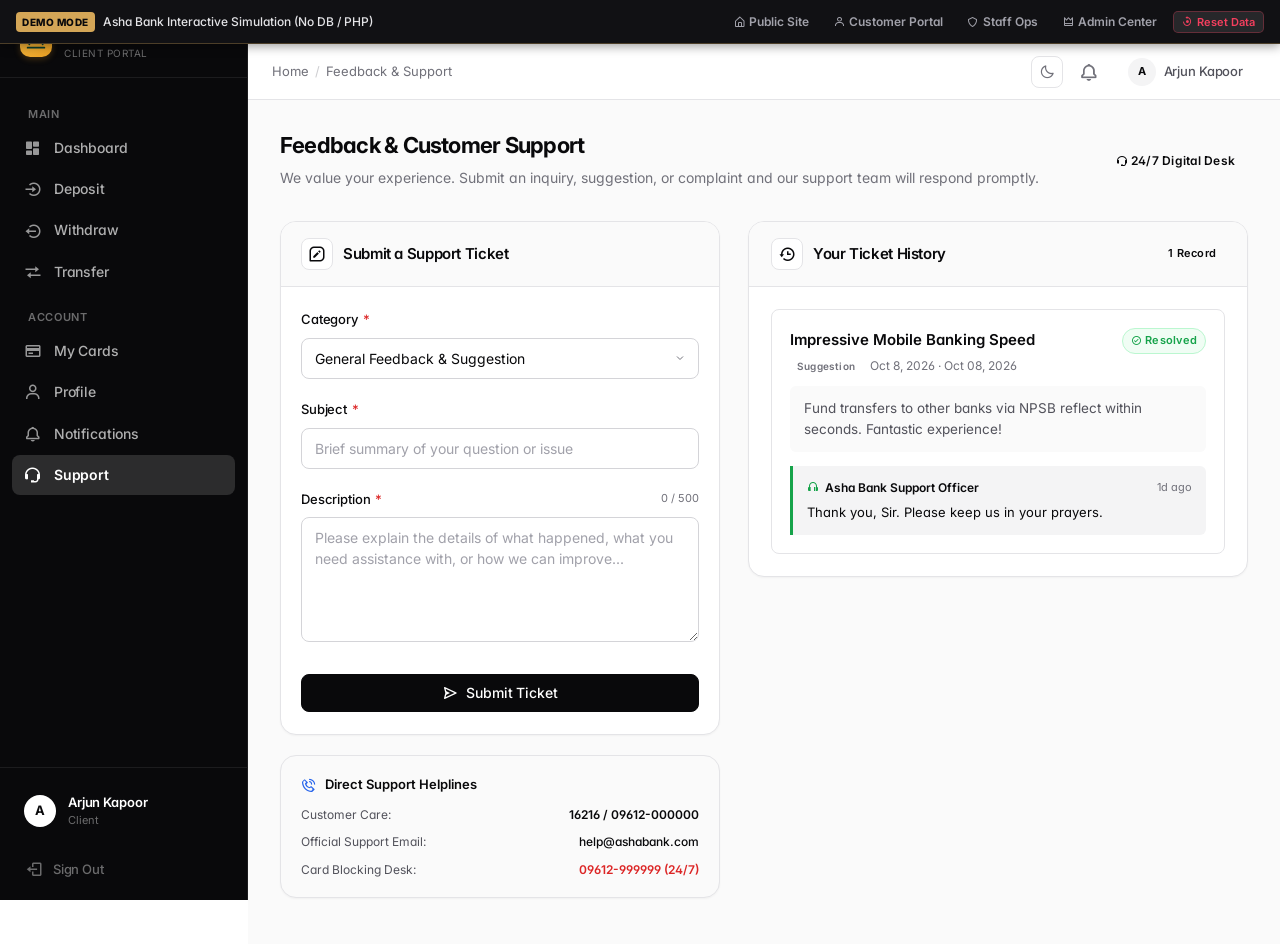
<file: demo-web/feedback.html>
<!DOCTYPE html>
<html lang="en" data-theme="light">
<head>
    <meta charset="UTF-8">
    <meta name="viewport" content="width=device-width, initial-scale=1.0">
    <meta name="robots" content="noindex, nofollow">
    <title>Feedback &amp; Support — Asha Bank</title>
    <link rel="preconnect" href="https://fonts.googleapis.com">
    <link rel="preconnect" href="https://fonts.gstatic.com" crossorigin>
    <link href="https://fonts.googleapis.com/css2?family=Inter:ital,opsz,wght@0,14..32,100..900;1,14..32,100..900&display=swap" rel="stylesheet">
    <link href="https://unpkg.com/boxicons@2.1.4/css/boxicons.min.css" rel="stylesheet">
    <link rel="icon" type="image/svg+xml" href="../assets/images/favicon.svg">
    <link rel="alternate icon" href="../favicon.svg">
    <link rel="stylesheet" href="../assets/css/style.css">
    <link rel="stylesheet" href="../assets/css/components.css">
</head>
<body>

<!-- Toast container (Bottom-Right) -->
<div id="toastContainer" class="toast-container"></div>


<!-- Desktop Only Gate (Shown on Responsive Mode: mobile & tablet) -->
<div class="desktop-only-gate" aria-hidden="true">
  <div class="dog-backdrop"></div>
  <div class="dog-card">
    <div class="dog-header">
      <div class="dog-logo">
        <span class="dog-logo-mark">
          <svg viewBox="0 0 24 24" fill="none" stroke="#09090B" stroke-width="2.2" stroke-linecap="round" stroke-linejoin="round">
            <path d="M3 21h18M3 10h18M5 10v11M19 10v11M9 10v11M15 10v11M12 3l9 7H3l9-7z"/>
          </svg>
        </span>
        <span class="dog-logo-text">Asha Bank</span>
      </div>
      <span class="dog-badge"><i class='bx bx-desktop'></i> Desktop Only</span>
    </div>

    <div class="dog-icon-circle">
      <div class="dog-icon-glow"></div>
      <svg class="dog-screen-icon" viewBox="0 0 24 24" fill="none" stroke="currentColor" stroke-width="1.8" stroke-linecap="round" stroke-linejoin="round">
        <rect x="2" y="3" width="20" height="14" rx="2" ry="2"></rect>
        <line x1="8" y1="21" x2="16" y2="21"></line>
        <line x1="12" y1="17" x2="12" y2="21"></line>
      </svg>
    </div>

    <h2 class="dog-title">Desktop Mode Required</h2>
    <p class="dog-desc">Asha Bank's feedback center and support submission are currently available in desktop mode only.</p>
    
    <div class="dog-hint">
      <i class='bx bx-info-circle'></i>
      <span>Please open this portal on a laptop or desktop computer (width 1024px or higher) to submit feedback.</span>
    </div>

    <div class="dog-actions">
      <a href="index.html" class="dog-btn dog-btn-primary">
        <i class='bx bx-arrow-back'></i>
        <span>Return to Homepage</span>
      </a>
    </div>
  </div>
</div>

<!-- App layout -->
<div class="app-layout">

<!-- ── Sidebar ──────────────────────────────────────────────── -->
<aside id="sidebar" class="sidebar" aria-label="Main navigation">
    <!-- Logo -->
    <a href="../index.html" class="sidebar-logo">
        <div class="sidebar-logo-mark">
            <svg viewBox="0 0 24 24" fill="none" stroke="#0B3D2E" stroke-width="2.2" stroke-linecap="round"><path d="M4 16a8 8 0 0 1 16 0"/><path d="M12 4v2M4.9 7.9l1.4 1.4M19.1 7.9l-1.4 1.4M2 20h20"/></svg>
        </div>
        <div>
            <div class="sidebar-logo-text">Asha Bank</div>
            <span class="sidebar-logo-sub">Client Portal</span>
        </div>
    </a>

    <!-- Navigation -->
    <nav class="sidebar-nav" aria-label="Navigation">
                <div class="sidebar-section-label">Main</div>
                <a href="dashboard.html"
           class=""
           >
            <i class="bx bxs-dashboard"></i>
            Dashboard                    </a>
                <a href="deposit.html"
           class=""
           >
            <i class="bx bx-log-in-circle"></i>
            Deposit                    </a>
                <a href="withdraw.html"
           class=""
           >
            <i class="bx bx-log-out-circle"></i>
            Withdraw                    </a>
                <a href="transfer.html"
           class=""
           >
            <i class="bx bx-transfer"></i>
            Transfer                    </a>
                        <div class="sidebar-section-label">Account</div>
                <a href="cards.html"
           class=""
           >
            <i class="bx bx-credit-card"></i>
            My Cards                    </a>
                <a href="profile.html"
           class=""
           >
            <i class="bx bx-user"></i>
            Profile                    </a>
                <a href="dashboard.html"
           class=""
           >
            <i class="bx bx-bell"></i>
            Notifications                    </a>
                <a href="feedback.html"
           class="active"
           aria-current="page">
            <i class="bx bx-support"></i>
            Support                    </a>
                    </nav>

    <!-- Footer -->
    <div class="sidebar-footer">
        <div class="sidebar-user">
            <div class="sidebar-avatar dark">A</div>
            <div class="sidebar-user-info">
                <div class="sidebar-user-name">Arjun Kapoor</div>
                <div class="sidebar-user-role">client</div>
            </div>
        </div>
        <a href="login.html" class="btn btn-ghost w-full sidebar-signout" style="justify-content:flex-start;gap:10px;font-size:13px;padding:9px 12px;">
            <i class='bx bx-log-out' style="font-size:18px;"></i>
            Sign Out
        </a>
    </div>
</aside>

<!-- ── Main content ──────────────────────────────────────────── -->
<div class="main-content">

<!-- Topbar -->
<header class="topbar">
    <div class="topbar-left">
        <button id="menuToggle" class="menu-toggle" aria-label="Toggle navigation" aria-controls="sidebar">
            <i class='bx bx-menu'></i>
        </button>
        <div class="topbar-breadcrumb">
            <a href="dashboard.html">Home</a>
                        <span class="sep">/</span>
            <span>Feedback &amp; Support</span>
                    </div>
    </div>
    <div class="topbar-right">
        <!-- Theme toggle -->
        <button class="theme-toggle" id="themeToggle" aria-label="Toggle theme" title="Toggle dark mode">
            <i class='bx bx-moon' id="themeIcon"></i>
        </button>
                <a href="dashboard.html" class="notif-btn" aria-label="0 notifications">
            <i class='bx bx-bell'></i>
                    </a>
                <a href="profile.html"
           class="btn btn-ghost btn-sm" aria-label="Profile" style="gap:8px;">
            <div class="avatar avatar-sm" style="background:var(--bg-muted);color:var(--text-primary);font-size:11px;">A</div>
            <span style="font-size:13px;font-weight:500;color:var(--text-secondary);">Arjun Kapoor</span>
        </a>
    </div>
</header>
<!-- end topbar -->

<div class="page-content">

    <!-- Page Header -->
    <div class="page-header" style="display:flex;align-items:center;justify-content:space-between;flex-wrap:wrap;gap:16px;">
        <div>
            <h1>Feedback &amp; Customer Support</h1>
            <p>We value your experience. Submit an inquiry, suggestion, or complaint and our support team will respond promptly.</p>
        </div>
        <div style="display:flex;align-items:center;gap:8px;">
            <span class="badge badge-outline" style="font-size:12px;padding:6px 12px;">
                <i class='bx bx-support'></i> 24/7 Digital Desk
            </span>
        </div>
    </div>

    <!-- Layout Grid -->
    <div class="feedback-layout-grid" style="display:grid;grid-template-columns:minmax(320px, 440px) 1fr;gap:28px;align-items:start;">

        <!-- Left Column: Submit Ticket Form -->
        <div style="display:flex;flex-direction:column;gap:20px;">
            <div class="card reveal" style="padding:0;overflow:hidden;border:1px solid var(--border);">
                <div class="card-header" style="background:var(--bg-subtle);padding:16px 20px;">
                    <div style="display:flex;align-items:center;gap:10px;">
                        <div style="width:32px;height:32px;border-radius:8px;background:var(--bg-base);border:1px solid var(--border);display:flex;align-items:center;justify-content:center;font-size:18px;color:var(--text-primary);">
                            <i class='bx bx-message-square-edit'></i>
                        </div>
                        <div>
                            <h3 style="margin:0;font-size:15px;font-weight:600;">Submit a Support Ticket</h3>
                        </div>
                    </div>
                </div>

                <div class="card-body" style="padding:22px 20px;">
                    <form id="feedbackForm" method="POST" action="#">
                        <input type="hidden" name="_csrf" value="3032b7c8d085d9b5fc8a99ca374fccf5ddf5300d046bf5982eee627fa7030e79"><input type="hidden" name="csrf_token" value="3032b7c8d085d9b5fc8a99ca374fccf5ddf5300d046bf5982eee627fa7030e79">                        <input type="hidden" name="submit_feedback" value="1">

                        <!-- Ticket Type -->
                        <div class="form-group">
                            <label class="form-label" for="feedbackType">Category <span class="required">*</span></label>
                            <select class="form-control" id="feedbackType" name="type" required>
                                <option value="feedback">General Feedback &amp; Suggestion</option>
                                <option value="complaint">Complaint &amp; Transaction Issue</option>
                                <option value="inquiry">Account &amp; Service Inquiry</option>
                            </select>
                        </div>

                        <!-- Subject -->
                        <div class="form-group">
                            <label class="form-label" for="feedbackSubject">Subject <span class="required">*</span></label>
                            <input type="text" class="form-control" id="feedbackSubject" name="subject" 
                                   placeholder="Brief summary of your question or issue" 
                                   maxlength="200" required>
                        </div>

                        <!-- Message -->
                        <div class="form-group">
                            <div style="display:flex;justify-content:space-between;align-items:center;margin-bottom:var(--sp-2);">
                                <label class="form-label" for="feedbackMessage" style="margin:0;">Description <span class="required">*</span></label>
                                <span class="char-count" id="charCount" style="font-size:11px;color:var(--text-muted);">0 / 500</span>
                            </div>
                            <textarea class="form-control" id="feedbackMessage" name="message" rows="5" 
                                      placeholder="Please explain the details of what happened, what you need assistance with, or how we can improve..." 
                                      maxlength="500" required style="resize:vertical;min-height:110px;"></textarea>
                        </div>

                        <!-- Submit Button -->
                        <button type="submit" id="feedbackSubmitBtn" class="btn btn-primary w-full" style="justify-content:center;margin-top:12px;">
                            <i class='bx bx-send'></i> Submit Ticket
                        </button>
                    </form>
                </div>
            </div>

            <!-- Help Channels Box -->
            <div class="card" style="padding:18px 20px;background:var(--bg-subtle);border:1px solid var(--border);">
                <div style="font-weight:600;font-size:13px;margin-bottom:10px;color:var(--text-primary);display:flex;align-items:center;gap:8px;">
                    <i class='bx bx-phone-call' style="font-size:16px;color:var(--blue);"></i> Direct Support Helplines
                </div>
                <div style="font-size:12px;color:var(--text-secondary);display:flex;flex-direction:column;gap:8px;">
                    <div style="display:flex;justify-content:space-between;">
                        <span>Customer Care:</span>
                        <span class="mono" style="font-weight:600;color:var(--text-primary);">16216 / 09612-000000</span>
                    </div>
                    <div style="display:flex;justify-content:space-between;">
                        <span>Official Support Email:</span>
                        <span style="font-weight:500;color:var(--text-primary);">help@ashabank.com</span>
                    </div>
                    <div style="display:flex;justify-content:space-between;">
                        <span>Card Blocking Desk:</span>
                        <span class="mono" style="font-weight:600;color:var(--danger);">09612-999999 (24/7)</span>
                    </div>
                </div>
            </div>
        </div>

        <!-- Right Column: Support Ticket History -->
        <div>
            <div class="card reveal" style="padding:0;overflow:hidden;border:1px solid var(--border);">
                <div class="card-header" style="background:var(--bg-subtle);padding:16px 22px;display:flex;justify-content:space-between;align-items:center;">
                    <div style="display:flex;align-items:center;gap:10px;">
                        <div style="width:32px;height:32px;border-radius:8px;background:var(--bg-base);border:1px solid var(--border);display:flex;align-items:center;justify-content:center;font-size:18px;color:var(--text-primary);">
                            <i class='bx bx-history'></i>
                        </div>
                        <h3 style="margin:0;font-size:15px;font-weight:600;">Your Ticket History</h3>
                    </div>
                    <span class="badge badge-outline" style="font-size:11px;padding:3px 8px;">
                        1 Record                    </span>
                </div>

                <div class="card-body" style="padding:22px;">
                    
                    <!-- Ticket List -->
                    <div style="display:flex;flex-direction:column;gap:18px;">
                                                <div style="background:var(--bg-base);border:1px solid var(--border);border-radius:var(--r);padding:18px;transition:box-shadow var(--dur);">
                            
                            <!-- Header Row -->
                            <div style="display:flex;align-items:flex-start;justify-content:space-between;gap:12px;margin-bottom:10px;flex-wrap:wrap;">
                                <div>
                                    <div style="font-size:15px;font-weight:600;color:var(--text-primary);margin-bottom:4px;">
                                        Impressive Mobile Banking Speed                                    </div>
                                    <div style="font-size:12px;color:var(--text-muted);display:flex;align-items:center;gap:8px;">
                                        <span class="badge badge-outline" style="font-size:10px;padding:1px 6px;">Suggestion</span>
                                        <span>Oct 8, 2026 · Oct 08, 2026</span>
                                    </div>
                                </div>
                                <span class="badge badge-success" style="font-size:11px;padding:3px 8px;">
                                    <i class='bx bx-check-circle'></i> Resolved                                </span>
                            </div>

                            <!-- Customer Message -->
                            <div style="font-size:13.5px;color:var(--text-secondary);line-height:1.55;background:var(--bg-subtle);border-radius:var(--r-sm);padding:12px 14px;border:1px solid var(--border-soft);">
                                Fund transfers to other banks via NPSB reflect within seconds. Fantastic experience!                            </div>

                            <!-- Staff / Admin Response Box -->
                                                        <div style="margin-top:14px;background:var(--bg-muted);border-left:3px solid var(--success);border-radius:0 var(--r-sm) var(--r-sm) 0;padding:12px 14px;">
                                <div style="display:flex;align-items:center;justify-content:space-between;margin-bottom:6px;">
                                    <div style="font-size:12px;font-weight:600;color:var(--text-primary);display:flex;align-items:center;gap:6px;">
                                        <i class='bx bx-headphone' style="color:var(--success);"></i>
                                        Asha Bank Support Officer
                                    </div>
                                                                        <span style="font-size:11px;color:var(--text-muted);">1d ago</span>
                                                                    </div>
                                <div style="font-size:13px;color:var(--text-primary);line-height:1.5;">
                                    Thank you, Sir. Please keep us in your prayers.                                </div>
                            </div>
                            
                        </div>
                                            </div>
                                    </div>
            </div>
        </div>

    </div>

</div>

</div><!-- .main-content -->
</div><!-- .app-layout -->

<script src="../assets/js/main.js"></script>
<script>// Live character counter
const msgInput = document.getElementById('feedbackMessage');
const charCounter = document.getElementById('charCount');
if (msgInput && charCounter) {
    const updateCount = () => {
        const len = msgInput.value.length;
        charCounter.textContent = len + ' / 500';
        if (len > 450) {
            charCounter.style.color = 'var(--danger)';
        } else {
            charCounter.style.color = 'var(--text-muted)';
        }
    };
    msgInput.addEventListener('input', updateCount);
    updateCount();
}

// Seamless AJAX submission enhancement with graceful fallback
const form = document.getElementById('feedbackForm');
const btn = document.getElementById('feedbackSubmitBtn');
if (form) {
    form.addEventListener('submit', function(e) {
        e.preventDefault();
        const originalText = btn.innerHTML;
        btn.innerHTML = "<i class='bx bx-loader-alt bx-spin'></i> Submitting...";
        btn.disabled = true;

        const sub = document.getElementById('subject')?.value || 'Service Feedback';
        const msg = document.getElementById('message')?.value || 'Everything running smoothly.';
        const cat = document.getElementById('feedbackType')?.value || 'General Feedback';

        if (window.BMS) {
            window.BMS.state.feedbackTickets.unshift({
                id: 'TKT-' + Math.floor(100 + Math.random()*900),
                customer: window.BMS.state.user.name,
                subject: sub,
                category: cat,
                status: 'Pending',
                date: 'Today',
                message: msg,
                reply: ''
            });
            window.BMS.saveState();
            window.BMS.showToast('Ticket Created', 'Your support ticket has been queued for Staff review.', 'success');
        }

        setTimeout(() => {
            btn.innerHTML = originalText;
            btn.disabled = false;
            form.reset();
            if (charCounter) charCounter.textContent = '0 / 500';
            window.location.reload();
        }, 600);
    });
}</script>

<script src="demo-app.js"></script>
<script src="../assets/js/main.js"></script>
<script>
document.addEventListener('DOMContentLoaded', () => {
  const form = document.querySelector('form');
  if (form) {
    form.addEventListener('submit', (e) => {
      e.preventDefault();
      const sub = document.getElementById('subject')?.value || 'Service Feedback';
      const msg = document.getElementById('message')?.value || 'Everything running smoothly.';
      window.BMS.state.feedbackTickets.unshift({
        id: 'TKT-' + Math.floor(100 + Math.random()*900),
        customer: window.BMS.state.user.name,
        subject: sub,
        category: 'Support',
        status: 'Pending',
        date: 'Today',
        message: msg,
        reply: ''
      });
      window.BMS.saveState();
      window.BMS.showToast('Feedback Received', 'Your ticket has been queued for Staff review.', 'success');
      setTimeout(() => window.location.reload(), 700);
    });
  }
});
</script>
</body>

</html>
</file>
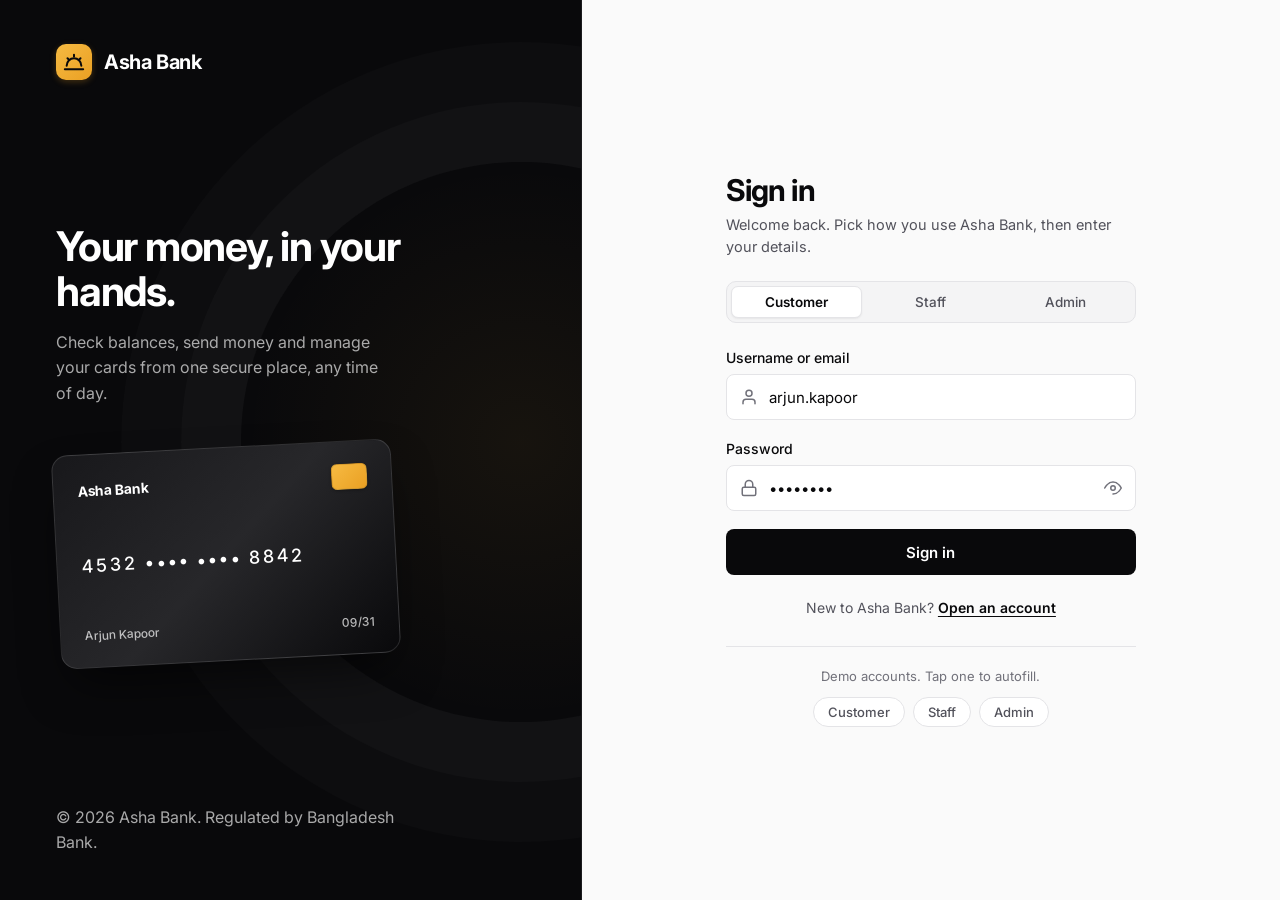
<file: demo-web/login.html>
<!DOCTYPE html>
<html lang="en">
<head>
    <meta charset="UTF-8">
    <meta name="viewport" content="width=device-width, initial-scale=1.0">
    <title>Sign in — Asha Bank</title>
    <link rel="icon" type="image/svg+xml" href="../assets/images/favicon.svg">
    <link rel="alternate icon" href="../favicon.svg">
    <link rel="preconnect" href="https://fonts.googleapis.com">
    <link rel="preconnect" href="https://fonts.gstatic.com" crossorigin>
    <link href="https://fonts.googleapis.com/css2?family=Inter:ital,opsz,wght@0,14..32,100..900;1,14..32,100..900&display=swap" rel="stylesheet">
    <style>
        *, *::before, *::after { margin: 0; padding: 0; box-sizing: border-box; }
        :root {
            --bg:       #FAFAFA;
            --surface:  #FFFFFF;
            --ink:      #09090B;
            --muted:    #52525B;
            --faint:    #71717A;
            --line:     #E4E4E7;
            --line-focus:#09090B;
            --brand:    #09090B;
            --brand-2:  #27272A;
            --gold:     #F6BA42;
            --gold-dark:#EAA023;
            --danger:   #DC2626;
            --danger-bg:#FEF2F2;
            --danger-border: #FECACA;
            --display:  'Inter', -apple-system, BlinkMacSystemFont, 'Segoe UI', system-ui, sans-serif;
            --body:     'Inter', -apple-system, BlinkMacSystemFont, 'Segoe UI', system-ui, sans-serif;
        }
        html { height: 100%; }
        body {
            font-family: var(--body); font-size: 15px; line-height: 1.5;
            background: var(--bg); color: var(--ink);
            min-height: 100vh; min-height: 100dvh;
            display: grid; grid-template-columns: minmax(380px, 5fr) 6fr;
            -webkit-font-smoothing: antialiased;
        }

        /* ---------- Brand panel ---------- */
        .brand {
            background: #09090B;
            color: #fff;
            padding: 44px 56px;
            display: flex; flex-direction: column; justify-content: space-between;
            position: relative; overflow: hidden;
            border-right: 1px solid rgba(255, 255, 255, 0.08);
        }
        .brand::before {
            content: ''; position: absolute; right: -220px; top: 18%;
            width: 560px; height: 560px; border-radius: 50%;
            background: radial-gradient(circle, rgba(246, 186, 66, 0.06) 0%, transparent 70%);
            box-shadow: 0 0 0 60px rgba(255,255,255,.02), 0 0 0 120px rgba(255,255,255,.015);
        }
        .logo { display: inline-flex; align-items: center; gap: 12px; text-decoration: none; color: #fff; position: relative; z-index: 1; }
        .logo-mark { width: 36px; height: 36px; border-radius: 10px; background: linear-gradient(135deg, var(--gold) 0%, var(--gold-dark) 100%); display: grid; place-items: center; box-shadow: 0 2px 6px rgba(234, 160, 35, 0.25); }
        .logo-mark svg { width: 22px; height: 22px; }
        .logo-name { font-family: var(--display); font-weight: 700; font-size: 20px; letter-spacing: -.02em; }

        .brand-main { position: relative; z-index: 1; }
        .brand h2 { font-family: var(--display); font-weight: 700; font-size: clamp(32px, 3.2vw, 46px); line-height: 1.1; letter-spacing: -.03em; max-width: 13ch; margin-bottom: 16px; }
        .brand p  { color: rgba(255,255,255,.65); max-width: 34ch; font-size: 16px; line-height: 1.6; }

        .card-visual {
            margin-top: 40px; width: min(100%, 340px); aspect-ratio: 1.586;
            border-radius: 16px; padding: 22px 24px;
            background: linear-gradient(135deg, #18181B 0%, #27272A 50%, #09090B 100%);
            border: 1px solid rgba(255, 255, 255, 0.12);
            color: #FFFFFF; transform: rotate(-3deg);
            box-shadow: 0 24px 48px -12px rgba(0,0,0,.6);
            display: flex; flex-direction: column; justify-content: space-between;
        }
        .card-top { display: flex; justify-content: space-between; align-items: center; font-family: var(--display); font-weight: 700; font-size: 14px; letter-spacing: -0.01em; }
        .chip { width: 36px; height: 26px; border-radius: 6px; background: linear-gradient(135deg, var(--gold) 0%, var(--gold-dark) 100%); border: 1px solid rgba(0,0,0,0.15); box-shadow: 0 1px 3px rgba(0,0,0,0.3); }
        .card-num { font-family: var(--display); font-size: 18px; letter-spacing: .12em; font-weight: 500; font-variant-numeric: tabular-nums; }
        .card-bottom { display: flex; justify-content: space-between; font-size: 12px; font-weight: 500; color: rgba(255,255,255,0.7); }

        .brand-foot { position: relative; z-index: 1; font-size: 13px; color: rgba(255,255,255,.45); }

        /* ---------- Form panel ---------- */
        .panel { display: flex; align-items: center; justify-content: center; padding: 40px 32px; background: var(--bg); }
        .box { width: 100%; max-width: 410px; }
        .mobile-logo { display: none; }
        .box h1 { font-family: var(--display); font-weight: 700; font-size: 30px; letter-spacing: -.03em; line-height: 1.15; margin-bottom: 6px; }
        .box .sub { color: var(--muted); margin-bottom: 24px; font-size: 14.5px; }

        .roles { display: grid; grid-template-columns: repeat(3, 1fr); gap: 4px; padding: 4px; background: #F4F4F5; border: 1px solid var(--line); border-radius: 10px; margin-bottom: 24px; position: relative; }
        .role {
            position: relative; z-index: 1; padding: 8px 6px; border: 0; background: none;
            font: 500 13.5px var(--body); color: var(--muted); border-radius: 7px; cursor: pointer; transition: color .15s;
        }
        .role[aria-selected="true"] { color: var(--ink); font-weight: 600; }
        .roles .thumb { position: absolute; top: 4px; bottom: 4px; left: 4px; width: calc((100% - 16px) / 3); background: #fff; border-radius: 7px; border: 1px solid var(--line); box-shadow: 0 1px 2px rgba(0,0,0,.06); transition: transform .22s cubic-bezier(.16,1,.3,1); }
        .roles[data-active="1"] .thumb { transform: translateX(calc(100% + 4px)); }
        .roles[data-active="2"] .thumb { transform: translateX(calc(200% + 8px)); }
        .role:focus-visible { outline: 2px solid var(--brand); outline-offset: 1px; }

        .alert { display: flex; gap: 10px; align-items: flex-start; background: var(--danger-bg); color: var(--danger); border: 1px solid var(--danger-border); border-radius: 8px; padding: 12px 14px; font-size: 14px; margin-bottom: 20px; }
        .alert svg { width: 18px; height: 18px; flex-shrink: 0; margin-top: 2px; }

        .field { margin-bottom: 18px; }
        label { display: block; font-size: 14px; font-weight: 500; margin-bottom: 6px; color: var(--ink); }
        .control { position: relative; }
        .control > svg.lead { position: absolute; left: 14px; top: 50%; transform: translateY(-50%); width: 18px; height: 18px; color: var(--faint); pointer-events: none; }
        input[type="text"], input[type="password"] {
            width: 100%; height: 46px; padding: 0 44px 0 42px;
            font: 400 15px var(--body); color: var(--ink);
            background: var(--surface); border: 1px solid var(--line); border-radius: 8px;
            transition: border-color .15s, box-shadow .15s;
        }
        input:hover { border-color: #A1A1AA; }
        input:focus { outline: none; border-color: var(--brand); box-shadow: 0 0 0 3px rgba(9, 9, 11, 0.08); }
        input.has-error { border-color: var(--danger) !important; }
        .toggle { position: absolute; right: 6px; top: 50%; transform: translateY(-50%); width: 34px; height: 34px; border: 0; background: none; border-radius: 6px; color: var(--faint); cursor: pointer; display: grid; place-items: center; }
        .toggle:hover { color: var(--ink); background: #F4F4F5; }
        .toggle:focus-visible { outline: 2px solid var(--brand); }
        .toggle svg { width: 18px; height: 18px; }

        .submit {
            width: 100%; height: 46px; margin-top: 6px;
            border: 0; border-radius: 8px; background: var(--brand); color: #fff;
            font: 600 15px var(--body); cursor: pointer;
            display: flex; align-items: center; justify-content: center; gap: 8px;
            transition: background .15s, transform .1s;
        }
        .submit:hover { background: var(--brand-2); }
        .submit:active { transform: scale(.99); }
        .submit:focus-visible { outline: 2px solid var(--brand); outline-offset: 2px; }
        .submit:disabled { opacity: .75; cursor: progress; }

        .switch { margin-top: 22px; text-align: center; color: var(--muted); font-size: 14px; }
        .switch a { color: var(--ink); font-weight: 600; text-decoration: underline; text-underline-offset: 3px; }

        .demo { margin-top: 28px; padding-top: 20px; border-top: 1px solid var(--line); text-align: center; }
        .demo p { font-size: 13px; color: var(--faint); margin-bottom: 10px; }
        .demo-row { display: flex; flex-wrap: wrap; justify-content: center; gap: 8px; }
        .demo button { font: 500 13px var(--body); color: var(--muted); background: var(--surface); border: 1px solid var(--line); border-radius: 100px; padding: 6px 14px; cursor: pointer; transition: all .15s; }
        .demo button:hover { border-color: var(--ink); color: var(--ink); background: #F4F4F5; }
        .demo button:focus-visible { outline: 2px solid var(--brand); outline-offset: 2px; }

        /* Desktop Only Gate for Responsive Mode */
        .desktop-only-gate { display: none; }
        @media (max-width: 1024px) {
            body {
                display: flex !important;
                flex-direction: column !important;
                justify-content: center !important;
                align-items: center !important;
                background: #09090B !important;
                color: #F4F4F5 !important;
                min-height: 100vh !important;
                min-height: 100dvh !important;
                padding: 0 !important;
                margin: 0 !important;
                grid-template-columns: 1fr !important;
                overflow: hidden !important;
            }
            .brand, .panel { display: none !important; }
            .desktop-only-gate {
                display: flex !important;
                flex-direction: column;
                align-items: center;
                justify-content: center;
                width: 100%;
                min-height: 100vh;
                min-height: 100dvh;
                padding: 24px 20px;
                box-sizing: border-box;
                position: relative;
                z-index: 99999;
                background: #09090B;
            }
            .dog-backdrop {
                position: absolute; inset: 0;
                background: radial-gradient(circle at 50% 15%, rgba(246, 186, 66, 0.12) 0%, transparent 60%),
                            radial-gradient(circle at 85% 85%, rgba(255, 255, 255, 0.03) 0%, transparent 50%);
                pointer-events: none;
            }
            .dog-card {
                position: relative; width: 100%; max-width: 440px;
                background: #18181B; border: 1px solid rgba(255, 255, 255, 0.12);
                border-radius: 24px; padding: 34px 26px;
                box-shadow: 0 24px 64px -12px rgba(0, 0, 0, 0.8), 0 0 0 1px rgba(255, 255, 255, 0.04);
                display: flex; flex-direction: column; align-items: center; text-align: center; box-sizing: border-box;
            }
            .dog-header {
                display: flex; align-items: center; justify-content: space-between; width: 100%;
                margin-bottom: 24px; padding-bottom: 16px; border-bottom: 1px solid rgba(255, 255, 255, 0.08);
            }
            .dog-logo { display: inline-flex; align-items: center; gap: 10px; }
            .dog-logo-mark {
                width: 32px; height: 32px; border-radius: 9px;
                background: linear-gradient(135deg, #F6BA42 0%, #EAA023 100%);
                display: grid; place-items: center; box-shadow: 0 2px 8px rgba(234, 160, 35, 0.35);
            }
            .dog-logo-mark svg { width: 18px; height: 18px; }
            .dog-logo-text { font-family: var(--display); font-size: 17px; font-weight: 700; letter-spacing: -0.02em; color: #FFFFFF; }
            .dog-badge {
                display: inline-flex; align-items: center; gap: 5px; padding: 4px 10px; border-radius: 999px;
                background: rgba(234, 160, 35, 0.14); border: 1px solid rgba(234, 160, 35, 0.35);
                color: #F6BA42; font-size: 11px; font-weight: 700; letter-spacing: 0.03em; text-transform: uppercase;
            }
            .dog-icon-circle {
                position: relative; width: 76px; height: 76px; border-radius: 22px;
                background: linear-gradient(135deg, #27272A 0%, #18181B 100%);
                border: 1px solid rgba(255, 255, 255, 0.12); display: grid; place-items: center;
                margin-bottom: 20px; box-shadow: 0 12px 28px rgba(0, 0, 0, 0.4);
            }
            .dog-icon-glow {
                position: absolute; inset: -10px;
                background: radial-gradient(circle, rgba(234, 160, 35, 0.28) 0%, transparent 70%);
                border-radius: 50%; filter: blur(8px); pointer-events: none;
            }
            .dog-screen-icon { width: 38px; height: 38px; color: #F6BA42; position: relative; z-index: 1; }
            .dog-title {
                font-family: var(--display); font-size: 22px; font-weight: 800; letter-spacing: -0.025em;
                color: #FFFFFF; margin: 0 0 10px; line-height: 1.25;
            }
            .dog-desc {
                font-family: var(--body); font-size: 14px; line-height: 1.6;
                color: #A1A1AA; margin: 0 0 20px;
            }
            .dog-hint {
                display: flex; align-items: flex-start; gap: 10px;
                background: rgba(255, 255, 255, 0.04); border: 1px solid rgba(255, 255, 255, 0.07);
                border-radius: 12px; padding: 12px 14px; font-size: 12.5px; line-height: 1.5;
                color: #D4D4D8; text-align: left; margin-bottom: 24px; width: 100%; box-sizing: border-box;
            }
            .dog-hint svg { width: 18px; height: 18px; color: #F6BA42; flex-shrink: 0; margin-top: 1px; }
            .dog-actions { display: flex; flex-direction: column; gap: 10px; width: 100%; }
            .dog-btn {
                display: inline-flex; align-items: center; justify-content: center; gap: 8px;
                width: 100%; height: 46px; border-radius: 12px; font-size: 14px; font-weight: 600;
                text-decoration: none; cursor: pointer; transition: all 0.2s ease; box-sizing: border-box;
            }
            .dog-btn-primary {
                background: linear-gradient(135deg, #F6BA42 0%, #EAA023 100%);
                color: #09090B !important; border: none; box-shadow: 0 4px 14px rgba(234, 160, 35, 0.3);
            }
            .dog-btn-primary:hover { filter: brightness(1.08); transform: translateY(-1px); }
            .dog-btn-primary:active { transform: translateY(0); }
        }
        @media (prefers-reduced-motion: reduce) { * { transition: none !important; animation: none !important; } }
        .spin { animation: spin .8s linear infinite; }
        @keyframes spin { to { transform: rotate(360deg); } }
    </style>
</head>
<body>

<!-- Desktop Only Gate (Shown on Responsive Mode: mobile & tablet) -->
<div class="desktop-only-gate" aria-hidden="true">
  <div class="dog-backdrop"></div>
  <div class="dog-card">
    <div class="dog-header">
      <div class="dog-logo">
        <span class="dog-logo-mark">
          <svg viewBox="0 0 24 24" fill="none" stroke="#09090B" stroke-width="2.2" stroke-linecap="round"><path d="M4 16a8 8 0 0 1 16 0"/><path d="M12 4v2M4.9 7.9l1.4 1.4M19.1 7.9l-1.4 1.4M2 20h20"/></svg>
        </span>
        <span class="dog-logo-text">Asha Bank</span>
      </div>
      <span class="dog-badge">Desktop Only</span>
    </div>

    <div class="dog-icon-circle">
      <div class="dog-icon-glow"></div>
      <svg class="dog-screen-icon" viewBox="0 0 24 24" fill="none" stroke="currentColor" stroke-width="1.8" stroke-linecap="round" stroke-linejoin="round">
        <rect x="2" y="3" width="20" height="14" rx="2" ry="2"></rect>
        <line x1="8" y1="21" x2="16" y2="21"></line>
        <line x1="12" y1="17" x2="12" y2="21"></line>
      </svg>
    </div>

    <h2 class="dog-title">Desktop Mode Required</h2>
    <p class="dog-desc">Asha Bank's sign-in portal and account management are currently designed and optimized exclusively for desktop screens.</p>
    
    <div class="dog-hint">
      <svg viewBox="0 0 24 24" fill="none" stroke="currentColor" stroke-width="2" stroke-linecap="round" stroke-linejoin="round">
        <circle cx="12" cy="12" r="10"></circle><line x1="12" y1="16" x2="12" y2="12"></line><line x1="12" y1="8" x2="12.01" y2="8"></line>
      </svg>
      <span>Please access from a computer or laptop (screen width 1024px or higher) to sign in.</span>
    </div>

    <div class="dog-actions">
      <a href="index.html" class="dog-btn dog-btn-primary">
        <span>&larr; Return to Homepage</span>
      </a>
    </div>
  </div>
</div>

<!-- Brand panel -->
<aside class="brand" aria-hidden="true">
    <a href="index.html" class="logo" tabindex="-1">
        <span class="logo-mark">
            <svg viewBox="0 0 24 24" fill="none" stroke="#09090B" stroke-width="2.2" stroke-linecap="round"><path d="M4 16a8 8 0 0 1 16 0"/><path d="M12 4v2M4.9 7.9l1.4 1.4M19.1 7.9l-1.4 1.4M2 20h20"/></svg>
        </span>
        <span class="logo-name">Asha Bank</span>
    </a>

    <div class="brand-main">
        <h2>Your money, in your hands.</h2>
        <p>Check balances, send money and manage your cards from one secure place, any time of day.</p>

        <div class="card-visual">
            <div class="card-top"><span>Asha Bank</span><span class="chip"></span></div>
            <div class="card-num" id="sideCardNum">4532 &nbsp;•••• &nbsp;•••• &nbsp;8842</div>
            <div class="card-bottom"><span id="sideCardName">Arjun Kapoor</span><span id="sideCardExp">09/31</span></div>
        </div>
    </div>

    <p class="brand-foot">&copy; 2026 Asha Bank. Regulated by Bangladesh Bank.</p>
</aside>

<!-- Form panel -->
<main class="panel">
    <div class="box">
        <a href="index.html" class="mobile-logo">
            <span class="logo-mark"><svg viewBox="0 0 24 24" fill="none" stroke="#09090B" stroke-width="2.2" stroke-linecap="round"><path d="M4 16a8 8 0 0 1 16 0"/><path d="M12 4v2M4.9 7.9l1.4 1.4M19.1 7.9l-1.4 1.4M2 20h20"/></svg></span>
            <span class="logo-name">Asha Bank</span>
        </a>

        <h1>Sign in</h1>
        <p class="sub">Welcome back. Pick how you use Asha Bank, then enter your details.</p>

        <div class="roles" role="tablist" aria-label="Account type" data-active="0" id="roles">
            <span class="thumb"></span>
            <button type="button" class="role" data-role="client" role="tab" aria-selected="true">Customer</button>
            <button type="button" class="role" data-role="staff"  role="tab" aria-selected="false">Staff</button>
            <button type="button" class="role" data-role="admin"  role="tab" aria-selected="false">Admin</button>
        </div>

        <!-- Alert Notification for Errors -->
        <div class="alert" id="loginAlert" role="alert" style="display: none;">
            <svg viewBox="0 0 24 24" fill="none" stroke="currentColor" stroke-width="2" stroke-linecap="round"><circle cx="12" cy="12" r="10"/><path d="M12 8v4M12 16h.01"/></svg>
            <span id="alertMsg">Enter your username or email and your password.</span>
        </div>

        <form method="POST" action="#" id="loginForm" novalidate>
            <input type="hidden" name="role" id="roleInput" value="client">

            <div class="field">
                <label for="login" id="loginLabel">Username or email</label>
                <div class="control">
                    <svg class="lead" viewBox="0 0 24 24" fill="none" stroke="currentColor" stroke-width="2" stroke-linecap="round"><path d="M20 21v-2a4 4 0 0 0-4-4H8a4 4 0 0 0-4 4v2"/><circle cx="12" cy="7" r="4"/></svg>
                    <input type="text" id="login" name="login" value=""
                           autocomplete="username" autocapitalize="none" spellcheck="false" required>
                </div>
            </div>

            <div class="field">
                <label for="password">Password</label>
                <div class="control">
                    <svg class="lead" viewBox="0 0 24 24" fill="none" stroke="currentColor" stroke-width="2" stroke-linecap="round"><rect x="3" y="11" width="18" height="11" rx="2"/><path d="M7 11V7a5 5 0 0 1 10 0v4"/></svg>
                    <input type="password" id="password" name="password"
                           autocomplete="current-password" required>
                    <button type="button" class="toggle" id="pwToggle" aria-label="Show password">
                        <svg id="pwIcon" viewBox="0 0 24 24" fill="none" stroke="currentColor" stroke-width="2" stroke-linecap="round" stroke-linejoin="round"><path d="M1 12s4-8 11-8 11 8 11 8-4 8-11 8-11-8z"/><circle cx="12" cy="12" r="3"/></svg>
                    </button>
                </div>
            </div>

            <button type="submit" class="submit" id="submitBtn">Sign in</button>
        </form>

        <p class="switch">New to Asha Bank? <a href="register.html">Open an account</a></p>

        <!-- Demo shortcuts -->
        <div class="demo">
            <p>Demo accounts. Tap one to autofill.</p>
            <div class="demo-row">
                <button type="button" onclick="fillDemo('arjun.kapoor','password','client')">Customer</button>
                <button type="button" onclick="fillDemo('rajesh','password','staff')">Staff</button>
                <button type="button" onclick="fillDemo('admin','Admin@123','admin')">Admin</button>
            </div>
        </div>
    </div>
</main>

<script>
const roles     = document.getElementById('roles');
const roleBtns  = [...roles.querySelectorAll('.role')];
const roleInput = document.getElementById('roleInput');
const loginLbl  = document.getElementById('loginLabel');
const loginIn   = document.getElementById('login');
const pw        = document.getElementById('password');
const alertBox  = document.getElementById('loginAlert');
const alertMsg  = document.getElementById('alertMsg');

const DEMO_PRESETS = {
    client: { user: 'arjun.kapoor', pass: 'password', label: 'Username or email', target: 'dashboard.html' },
    staff:  { user: 'rajesh', pass: 'password', label: 'Staff username or email', target: 'staff-dashboard.html' },
    admin:  { user: 'admin', pass: 'Admin@123', label: 'Admin username', target: 'admin-dashboard.html' }
};

function showError(msg) {
    alertMsg.textContent = msg;
    alertBox.style.display = 'flex';
}

function clearError() {
    alertBox.style.display = 'none';
    loginIn.classList.remove('has-error');
    pw.classList.remove('has-error');
}

function setRole(role, autoFill = false) {
    clearError();
    const roleKeys = ['client', 'staff', 'admin'];
    const idx = roleKeys.indexOf(role) !== -1 ? roleKeys.indexOf(role) : 0;
    
    roleBtns.forEach((b, i) => {
        const on = b.dataset.role === role;
        b.setAttribute('aria-selected', on ? 'true' : 'false');
    });
    roles.dataset.active = idx;
    roleInput.value = role;

    const preset = DEMO_PRESETS[role] || DEMO_PRESETS.client;
    loginLbl.textContent = preset.label;

    if (autoFill) {
        loginIn.value = preset.user;
        pw.value = preset.pass;
    }
}

roleBtns.forEach(b => {
    b.addEventListener('click', () => {
        setRole(b.dataset.role, true);
    });
});

// Demo fill helper
function fillDemo(user, pass, role) {
    setRole(role, false);
    loginIn.value = user;
    pw.value = pass;
    clearError();
    loginIn.focus();
}

// Show / hide password
const pwToggle = document.getElementById('pwToggle'), pwIcon = document.getElementById('pwIcon');
const EYE = '<path d="M1 12s4-8 11-8 11 8 11 8-4 8-11 8-11-8z"/><circle cx="12" cy="12" r="3"/>';
const EYE_OFF = '<path d="M17.94 17.94A10.07 10.07 0 0 1 12 20c-7 0-11-8-11-8a18.45 18.45 0 0 1 5.06-5.94M9.9 4.24A9.12 9.12 0 0 1 12 4c7 0 11 8 11 8a18.5 18.5 0 0 1-2.16 3.19m-6.72-1.07a3 3 0 1 1-4.24-4.24"/><path d="M1 1l22 22"/>';
pwToggle.addEventListener('click', () => {
    const show = pw.type === 'password';
    pw.type = show ? 'text' : 'password';
    pwIcon.innerHTML = show ? EYE_OFF : EYE;
    pwToggle.setAttribute('aria-label', show ? 'Hide password' : 'Show password');
});

// Clear error on input
loginIn.addEventListener('input', clearError);
pw.addEventListener('input', clearError);

// Submit handler
document.getElementById('loginForm').addEventListener('submit', function(e) {
    e.preventDefault();
    clearError();

    const username = (loginIn.value || '').trim();
    const password = (pw.value || '').trim();

    if (!username || !password) {
        showError('Enter your username or email and your password.');
        if (!username) loginIn.classList.add('has-error');
        if (!password) pw.classList.add('has-error');
        (!username ? loginIn : pw).focus();
        return;
    }

    const currentRole = (roleInput.value || 'client').toLowerCase();
    const userLower = username.toLowerCase();

    // Auto-detect role routing & validation
    let target = 'dashboard.html';
    let isValid = false;

    if (currentRole === 'admin' || userLower === 'admin' || userLower.includes('admin')) {
        target = 'admin-dashboard.html';
        isValid = (password === 'Admin@123' || password === 'password' || password.length >= 4);
    } else if (currentRole === 'staff' || userLower === 'rajesh' || userLower.includes('staff')) {
        target = 'staff-dashboard.html';
        isValid = (password === 'password' || password === 'Staff@123' || password.length >= 4);
    } else {
        // Customer portal
        target = 'dashboard.html';
        isValid = (password === 'password' || password.length >= 4);
        
        // If logged in with a custom registered name, update display name if user typed full name or email
        if (window.BMS && window.BMS.state && window.BMS.state.user) {
            if (userLower.includes('arjun') || userLower === 'arjun.kapoor') {
                window.BMS.state.user.name = 'Arjun Kapoor';
                window.BMS.state.user.firstName = 'Arjun';
                window.BMS.saveState();
            }
        }
    }

    if (!isValid) {
        showError('Those credentials don\'t match. Check them and try again.');
        pw.classList.add('has-error');
        pw.focus();
        return;
    }

    const btn = document.getElementById('submitBtn');
    btn.disabled = true;
    btn.innerHTML = '<svg class="spin" width="18" height="18" viewBox="0 0 24 24" fill="none" stroke="currentColor" stroke-width="2.5" stroke-linecap="round"><path d="M21 12a9 9 0 1 1-6.219-8.56"/></svg> Signing in...';

    setTimeout(() => {
        window.location.href = target;
    }, 350);
});

// Initialization
document.addEventListener('DOMContentLoaded', () => {
    // Check URL query parameters (?role=staff or ?role=admin)
    const params = new URLSearchParams(window.location.search);
    const initialRole = params.get('role') || 'client';
    const initialUser = params.get('user');

    setRole(initialRole, true);

    if (initialUser) {
        loginIn.value = initialUser;
    }

    // Update side card with dynamic demo user data if available
    try {
        if (window.BMS && window.BMS.state && window.BMS.state.user) {
            const sideName = document.getElementById('sideCardName');
            const sideNum  = document.getElementById('sideCardNum');
            if (sideName && window.BMS.state.user.name) {
                sideName.textContent = window.BMS.state.user.name;
            }
            if (sideNum && window.BMS.state.card && window.BMS.state.card.number) {
                sideNum.textContent = window.BMS.state.card.number;
            }
        }
    } catch(err) {}
});
</script>
<script src="demo-app.js"></script>
</body>
</html>
</file>
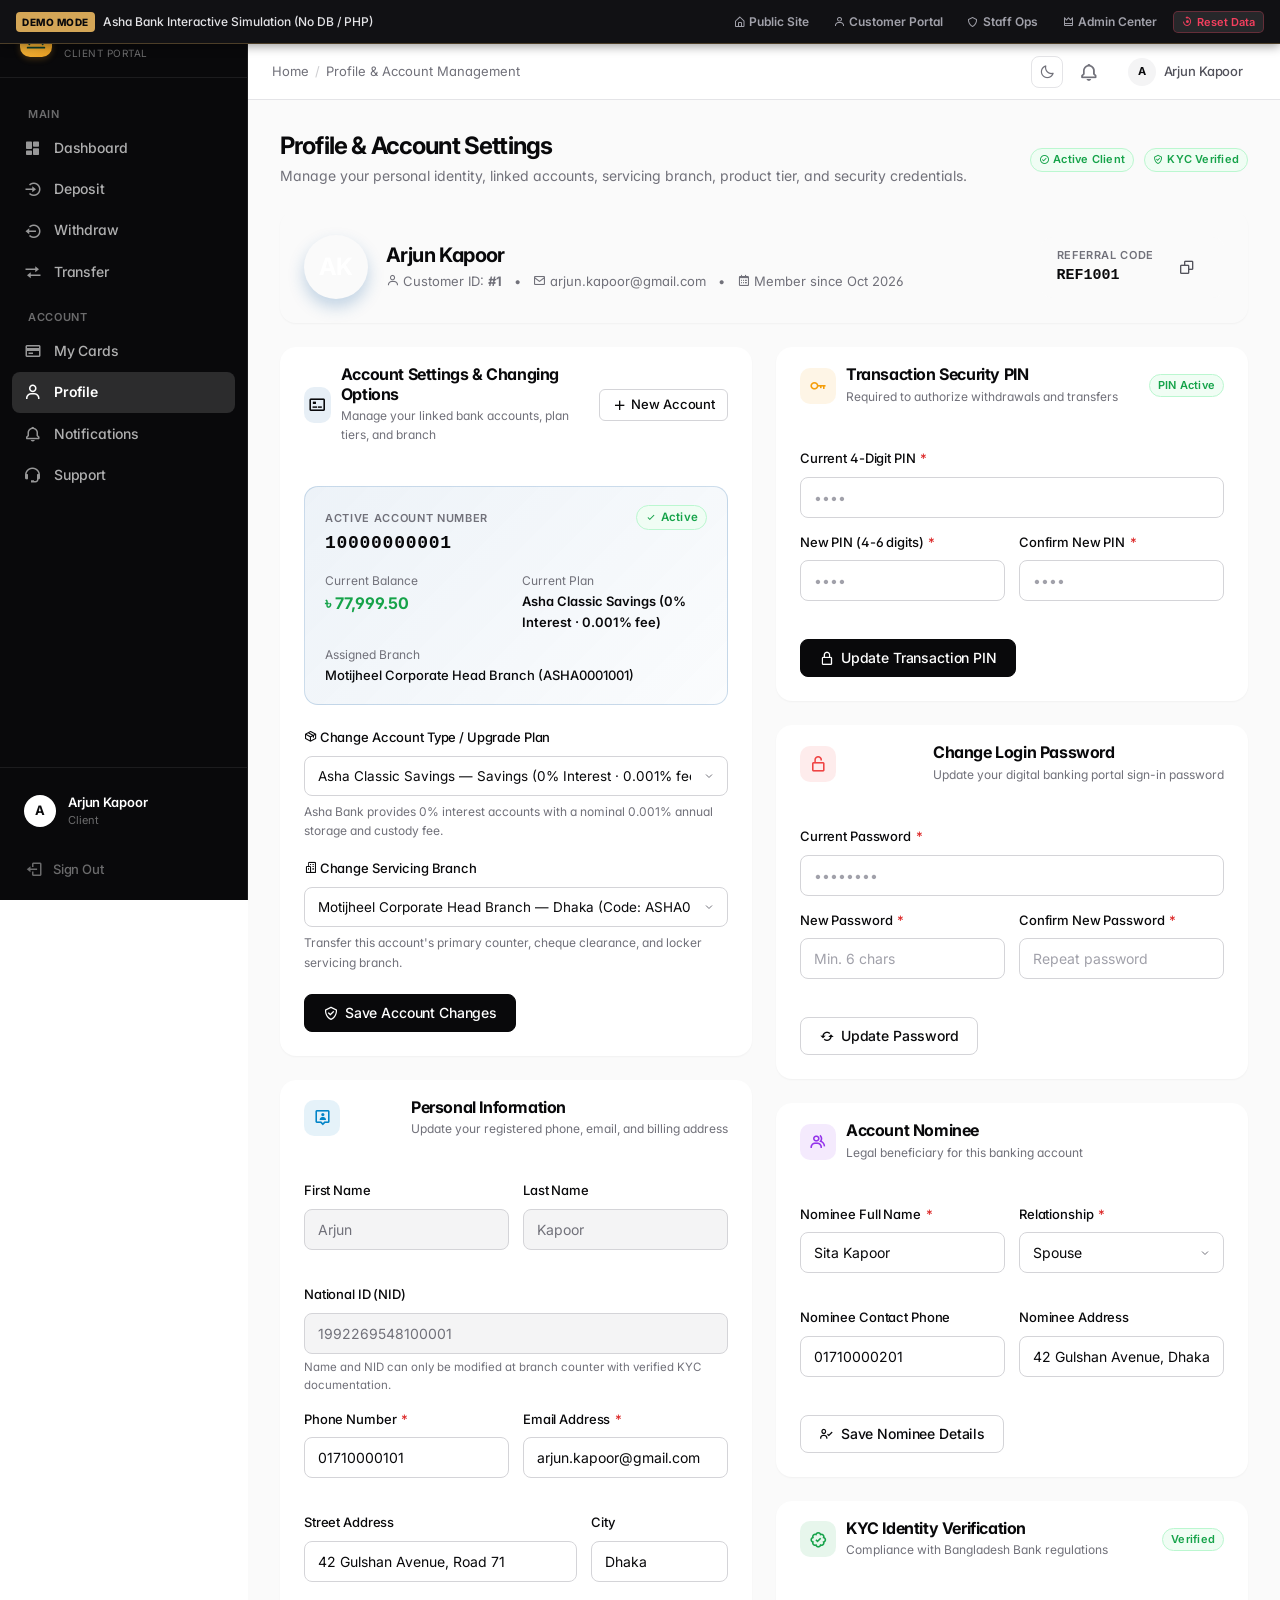
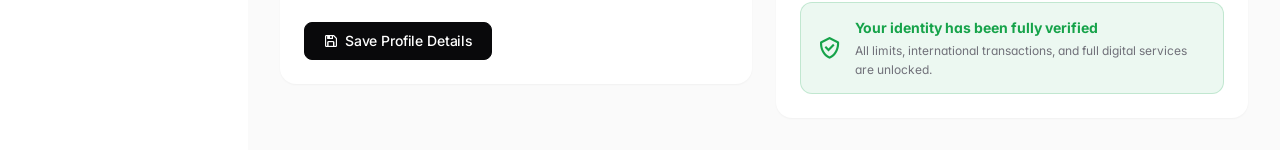
<file: demo-web/profile.html>
<!DOCTYPE html>
<html lang="en" data-theme="light">
<head>
    <meta charset="UTF-8">
    <meta name="viewport" content="width=device-width, initial-scale=1.0">
    <meta name="robots" content="noindex, nofollow">
    <title>Profile &amp; Account Management — Asha Bank</title>
    <link rel="preconnect" href="https://fonts.googleapis.com">
    <link rel="preconnect" href="https://fonts.gstatic.com" crossorigin>
    <link href="https://fonts.googleapis.com/css2?family=Inter:ital,opsz,wght@0,14..32,100..900;1,14..32,100..900&display=swap" rel="stylesheet">
    <link href="https://unpkg.com/boxicons@2.1.4/css/boxicons.min.css" rel="stylesheet">
    <link rel="icon" type="image/svg+xml" href="../assets/images/favicon.svg">
    <link rel="alternate icon" href="../favicon.svg">
    <link rel="stylesheet" href="../assets/css/style.css">
    <link rel="stylesheet" href="../assets/css/components.css">
</head>
<body>

<!-- Toast container (Bottom-Right) -->
<div id="toastContainer" class="toast-container"></div>


<!-- Desktop Only Gate (Shown on Responsive Mode: mobile & tablet) -->
<div class="desktop-only-gate" aria-hidden="true">
  <div class="dog-backdrop"></div>
  <div class="dog-card">
    <div class="dog-header">
      <div class="dog-logo">
        <span class="dog-logo-mark">
          <svg viewBox="0 0 24 24" fill="none" stroke="#09090B" stroke-width="2.2" stroke-linecap="round" stroke-linejoin="round">
            <path d="M3 21h18M3 10h18M5 10v11M19 10v11M9 10v11M15 10v11M12 3l9 7H3l9-7z"/>
          </svg>
        </span>
        <span class="dog-logo-text">Asha Bank</span>
      </div>
      <span class="dog-badge"><i class='bx bx-desktop'></i> Desktop Only</span>
    </div>

    <div class="dog-icon-circle">
      <div class="dog-icon-glow"></div>
      <svg class="dog-screen-icon" viewBox="0 0 24 24" fill="none" stroke="currentColor" stroke-width="1.8" stroke-linecap="round" stroke-linejoin="round">
        <rect x="2" y="3" width="20" height="14" rx="2" ry="2"></rect>
        <line x1="8" y1="21" x2="16" y2="21"></line>
        <line x1="12" y1="17" x2="12" y2="21"></line>
      </svg>
    </div>

    <h2 class="dog-title">Desktop Mode Required</h2>
    <p class="dog-desc">Asha Bank's profile settings, security preferences, and personal details are currently available in desktop mode only.</p>
    
    <div class="dog-hint">
      <i class='bx bx-info-circle'></i>
      <span>Please open this portal on a laptop or desktop computer (width 1024px or higher) to view your profile.</span>
    </div>

    <div class="dog-actions">
      <a href="index.html" class="dog-btn dog-btn-primary">
        <i class='bx bx-arrow-back'></i>
        <span>Return to Homepage</span>
      </a>
    </div>
  </div>
</div>

<!-- App layout -->
<div class="app-layout">

<!-- ── Sidebar ──────────────────────────────────────────────── -->
<aside id="sidebar" class="sidebar" aria-label="Main navigation">
    <!-- Logo -->
    <a href="../index.html" class="sidebar-logo">
        <div class="sidebar-logo-mark">
            <svg viewBox="0 0 24 24" fill="none" stroke="#0B3D2E" stroke-width="2.2" stroke-linecap="round"><path d="M4 16a8 8 0 0 1 16 0"/><path d="M12 4v2M4.9 7.9l1.4 1.4M19.1 7.9l-1.4 1.4M2 20h20"/></svg>
        </div>
        <div>
            <div class="sidebar-logo-text">Asha Bank</div>
            <span class="sidebar-logo-sub">Client Portal</span>
        </div>
    </a>

    <!-- Navigation -->
    <nav class="sidebar-nav" aria-label="Navigation">
                <div class="sidebar-section-label">Main</div>
                <a href="dashboard.html"
           class=""
           >
            <i class="bx bxs-dashboard"></i>
            Dashboard                    </a>
                <a href="deposit.html"
           class=""
           >
            <i class="bx bx-log-in-circle"></i>
            Deposit                    </a>
                <a href="withdraw.html"
           class=""
           >
            <i class="bx bx-log-out-circle"></i>
            Withdraw                    </a>
                <a href="transfer.html"
           class=""
           >
            <i class="bx bx-transfer"></i>
            Transfer                    </a>
                        <div class="sidebar-section-label">Account</div>
                <a href="cards.html"
           class=""
           >
            <i class="bx bx-credit-card"></i>
            My Cards                    </a>
                <a href="profile.html"
           class="active"
           aria-current="page">
            <i class="bx bx-user"></i>
            Profile                    </a>
                <a href="dashboard.html"
           class=""
           >
            <i class="bx bx-bell"></i>
            Notifications                    </a>
                <a href="feedback.html"
           class=""
           >
            <i class="bx bx-support"></i>
            Support                    </a>
                    </nav>

    <!-- Footer -->
    <div class="sidebar-footer">
        <div class="sidebar-user">
            <div class="sidebar-avatar dark">A</div>
            <div class="sidebar-user-info">
                <div class="sidebar-user-name">Arjun Kapoor</div>
                <div class="sidebar-user-role">client</div>
            </div>
        </div>
        <a href="login.html" class="btn btn-ghost w-full sidebar-signout" style="justify-content:flex-start;gap:10px;font-size:13px;padding:9px 12px;">
            <i class='bx bx-log-out' style="font-size:18px;"></i>
            Sign Out
        </a>
    </div>
</aside>

<!-- ── Main content ──────────────────────────────────────────── -->
<div class="main-content">

<!-- Topbar -->
<header class="topbar">
    <div class="topbar-left">
        <button id="menuToggle" class="menu-toggle" aria-label="Toggle navigation" aria-controls="sidebar">
            <i class='bx bx-menu'></i>
        </button>
        <div class="topbar-breadcrumb">
            <a href="dashboard.html">Home</a>
                        <span class="sep">/</span>
            <span>Profile &amp; Account Management</span>
                    </div>
    </div>
    <div class="topbar-right">
        <!-- Theme toggle -->
        <button class="theme-toggle" id="themeToggle" aria-label="Toggle theme" title="Toggle dark mode">
            <i class='bx bx-moon' id="themeIcon"></i>
        </button>
                <a href="dashboard.html" class="notif-btn" aria-label="0 notifications">
            <i class='bx bx-bell'></i>
                    </a>
                <a href="profile.html"
           class="btn btn-ghost btn-sm" aria-label="Profile" style="gap:8px;">
            <div class="avatar avatar-sm" style="background:var(--bg-muted);color:var(--text-primary);font-size:11px;">A</div>
            <span style="font-size:13px;font-weight:500;color:var(--text-secondary);">Arjun Kapoor</span>
        </a>
    </div>
</header>
<!-- end topbar -->

<div class="page-content">
    <!-- Page Header with User Overview -->
    <div class="page-header" style="display:flex;align-items:center;justify-content:space-between;flex-wrap:wrap;gap:16px;margin-bottom:24px;">
        <div>
            <h1 style="margin:0 0 4px;font-size:24px;font-weight:700;">Profile & Account Settings</h1>
            <p style="margin:0;font-size:14px;color:var(--text-muted);">Manage your personal identity, linked accounts, servicing branch, product tier, and security credentials.</p>
        </div>
        <div style="display:flex;align-items:center;gap:10px;">
            <span class="badge badge-success">
                <i class='bx bx-check-circle'></i>
                Active Client            </span>
            <span class="badge badge-success">
                <i class='bx bx-check-shield'></i>
                KYC Verified            </span>
        </div>
    </div>

    
    <!-- Client Header Card -->
    <div class="card reveal" style="margin-bottom:24px;padding:24px;border-radius:16px;background:var(--bg-card);border:1px solid var(--border-subtle);">
        <div style="display:flex;align-items:center;justify-content:space-between;flex-wrap:wrap;gap:20px;">
            <div style="display:flex;align-items:center;gap:18px;">
                <div style="width:64px;height:64px;border-radius:50%;background:linear-gradient(135deg, var(--primary) 0%, #0F52BA 100%);color:#FFFFFF;display:flex;align-items:center;justify-content:center;font-size:24px;font-weight:700;box-shadow:0 8px 16px rgba(24,95,165,0.25);">
                    AK                </div>
                <div>
                    <h2 style="margin:0 0 4px;font-size:20px;font-weight:700;color:var(--text-primary);">
                        Arjun Kapoor                    </h2>
                    <div style="font-size:13px;color:var(--text-muted);display:flex;align-items:center;gap:12px;flex-wrap:wrap;">
                        <span><i class='bx bx-user'></i> Customer ID: <strong>#1</strong></span>
                        <span>&bull;</span>
                        <span><i class='bx bx-envelope'></i> arjun.kapoor@gmail.com</span>
                        <span>&bull;</span>
                        <span><i class='bx bx-calendar'></i> Member since Oct 2026</span>
                    </div>
                </div>
            </div>

            <!-- Referral Card -->
                        <div style="background:var(--bg-subtle);border:1px solid var(--border-subtle);border-radius:12px;padding:10px 16px;display:flex;align-items:center;gap:12px;">
                <div>
                    <div style="font-size:11px;font-weight:600;letter-spacing:0.06em;text-transform:uppercase;color:var(--text-muted);">Referral Code</div>
                    <div style="font-family:'SF Mono','Fira Code',monospace;font-weight:700;font-size:15px;color:var(--primary);">REF1001</div>
                </div>
                <button type="button" class="btn btn-ghost btn-sm" onclick="navigator.clipboard.writeText('REF1001'); if(typeof showToast==='function') showToast('Referral code copied!', 'success');" title="Copy code">
                    <i class='bx bx-copy'></i>
                </button>
            </div>
                    </div>
    </div>

    <!-- 2-Column Grid -->
    <div style="display:grid;grid-template-columns:1fr 1fr;gap:24px;align-items:start;" class="transaction-page-grid">

        <!-- Left Column: Account Management & Changing Options -->
        <div style="display:flex;flex-direction:column;gap:24px;">

            <!-- ── Account Overview & Switcher ────────────────────── -->
            <div class="card reveal" style="border-radius:16px;overflow:hidden;border:1px solid var(--border-subtle);">
                <div class="card-header" style="display:flex;align-items:center;justify-content:space-between;padding:18px 24px;border-bottom:1px solid var(--border-subtle);">
                    <div style="display:flex;align-items:center;gap:10px;">
                        <div style="width:36px;height:36px;border-radius:10px;background:rgba(24,95,165,0.1);color:var(--primary);display:flex;align-items:center;justify-content:center;font-size:19px;">
                            <i class='bx bx-credit-card-front'></i>
                        </div>
                        <div>
                            <h4 style="margin:0;font-size:16px;font-weight:700;">Account Settings & Changing Options</h4>
                            <p style="margin:2px 0 0;font-size:12px;color:var(--text-muted);">Manage your linked bank accounts, plan tiers, and branch</p>
                        </div>
                    </div>
                    <button type="button" class="btn btn-outline btn-sm" onclick="document.getElementById('openAccountModal').style.display='flex';" style="display:inline-flex;align-items:center;gap:4px;">
                        <i class='bx bx-plus'></i> New Account
                    </button>
                </div>

                <div class="card-body" style="padding:24px;">
                    
                                        <!-- Active Account Highlight Card -->
                    <div style="background:linear-gradient(135deg, rgba(24,95,165,0.08) 0%, rgba(24,95,165,0.02) 100%);border:1px solid rgba(24,95,165,0.2);border-radius:14px;padding:18px 20px;margin-bottom:22px;">
                        <div style="display:flex;justify-content:space-between;align-items:flex-start;margin-bottom:12px;">
                            <div>
                                <span style="font-size:11px;text-transform:uppercase;letter-spacing:0.06em;color:var(--text-muted);font-weight:600;">Active Account Number</span>
                                <div style="font-family:'SF Mono','Fira Code',monospace;font-size:18px;font-weight:700;color:var(--text-primary);letter-spacing:0.04em;">
                                    10000000001                                </div>
                            </div>
                            <span class="badge badge-success" style="font-size:11.5px;">
                                <i class='bx bx-check'></i> Active                            </span>
                        </div>
                        <div style="display:grid;grid-template-columns:1fr 1fr;gap:12px;font-size:13px;">
                            <div>
                                <span style="color:var(--text-muted);font-size:12px;">Current Balance</span>
                                <div style="font-weight:700;font-size:16px;color:#16A34A;">৳ 77,999.50</div>
                            </div>
                            <div>
                                <span style="color:var(--text-muted);font-size:12px;">Current Plan</span>
                                <div style="font-weight:600;color:var(--text-primary);">Asha Classic Savings (0% Interest · 0.001% fee)</div>
                            </div>
                            <div style="grid-column:span 2;">
                                <span style="color:var(--text-muted);font-size:12px;">Assigned Branch</span>
                                <div style="font-weight:500;color:var(--text-primary);">Motijheel Corporate Head Branch (ASHA0001001)</div>
                            </div>
                        </div>
                    </div>

                    <!-- Update Account Form (Branch & Plan Change) -->
                    <form method="POST" action="#">
                        <input type="hidden" name="_csrf" value="3032b7c8d085d9b5fc8a99ca374fccf5ddf5300d046bf5982eee627fa7030e79"><input type="hidden" name="csrf_token" value="3032b7c8d085d9b5fc8a99ca374fccf5ddf5300d046bf5982eee627fa7030e79">                        <input type="hidden" name="action" value="update_account_settings">
                        <input type="hidden" name="account_number" value="10000000001">

                        <div class="form-group" style="margin-bottom:18px;">
                            <label class="form-label" for="product_id">
                                <i class='bx bx-package' style="color:var(--primary);"></i> Change Account Type / Upgrade Plan
                            </label>
                            <select id="product_id" name="product_id" class="form-control" style="font-size:13.5px;" onchange="updatePlanPreview()">
                                                                <option value="1"
                                        data-interest="0.00"
                                        data-min="৳ 1,000.00"
                                        data-desc="Everyday digital savings account with free debit card and 24/7 internet banking."
                                        selected>
                                    Asha Classic Savings — Savings (0% Interest · 0.001% fee)
                                </option>
                                                                <option value="2"
                                        data-interest="0.00"
                                        data-min="৳ 10,000.00"
                                        data-desc="Premium account for high balances with tiered interest and airport lounge perks."
                                        >
                                    Asha Platinum High-Yield — Savings (0% Interest · 0.001% fee)
                                </option>
                                                                <option value="3"
                                        data-interest="0.00"
                                        data-min="৳ 5,000.00"
                                        data-desc="Seamless corporate transactions with zero charges on digital bulk salary payouts."
                                        >
                                    Asha Business Current Pro — Current (0% Interest · 0.001% fee)
                                </option>
                                                                <option value="4"
                                        data-interest="0.00"
                                        data-min="৳ 100.00"
                                        data-desc="Zero balance maintenance and subsidized fee for students aged 18 to 25."
                                        >
                                    Asha Student Smart Account — Student (0% Interest · 0.001% fee)
                                </option>
                                                                <option value="5"
                                        data-interest="0.00"
                                        data-min="৳ 50,000.00"
                                        data-desc="Guaranteed return investment scheme with monthly or maturity profit payout."
                                        >
                                    Asha Term Deposit (FDR) — Fixed Deposit (0% Interest · 0.001% fee)
                                </option>
                                                            </select>
                            <div id="planHelp" class="form-helper" style="font-size:12px;margin-top:6px;color:var(--text-muted);">
                                Asha Bank provides 0% interest accounts with a nominal 0.001% annual storage and custody fee.
                            </div>
                        </div>

                        <div class="form-group" style="margin-bottom:22px;">
                            <label class="form-label" for="branch_id">
                                <i class='bx bx-buildings' style="color:var(--primary);"></i> Change Servicing Branch
                            </label>
                            <select id="branch_id" name="branch_id" class="form-control" style="font-size:13.5px;">
                                                                <option value="3" >
                                    Agrabad Commercial Branch — Chittagong (Code: ASHA0002001)
                                </option>
                                                                <option value="2" >
                                    Gulshan Premium Branch — Dhaka (Code: ASHA0001002)
                                </option>
                                                                <option value="5" >
                                    KDA Avenue Branch — Khulna (Code: ASHA0004001)
                                </option>
                                                                <option value="1" selected>
                                    Motijheel Corporate Head Branch — Dhaka (Code: ASHA0001001)
                                </option>
                                                                <option value="4" >
                                    Zindabazar Metro Branch — Sylhet (Code: ASHA0003001)
                                </option>
                                                            </select>
                            <div class="form-helper" style="font-size:12px;margin-top:6px;color:var(--text-muted);">
                                Transfer this account's primary counter, cheque clearance, and locker servicing branch.
                            </div>
                        </div>

                        <button type="submit" class="btn btn-primary" style="display:inline-flex;align-items:center;gap:6px;">
                            <i class='bx bx-check-shield'></i> Save Account Changes
                        </button>
                    </form>
                                    </div>
            </div>

            <!-- ── Personal & Contact Information ────────────────── -->
            <div class="card reveal" style="border-radius:16px;overflow:hidden;border:1px solid var(--border-subtle);">
                <div class="card-header" style="display:flex;align-items:center;gap:10px;padding:18px 24px;border-bottom:1px solid var(--border-subtle);">
                    <div style="width:36px;height:36px;border-radius:10px;background:rgba(2,132,199,0.1);color:#0284C7;display:flex;align-items:center;justify-content:center;font-size:19px;">
                        <i class='bx bx-user-pin'></i>
                    </div>
                    <div>
                        <h4 style="margin:0;font-size:16px;font-weight:700;">Personal Information</h4>
                        <p style="margin:2px 0 0;font-size:12px;color:var(--text-muted);">Update your registered phone, email, and billing address</p>
                    </div>
                </div>

                <div class="card-body" style="padding:24px;">
                    <form method="POST" action="#">
                        <input type="hidden" name="_csrf" value="3032b7c8d085d9b5fc8a99ca374fccf5ddf5300d046bf5982eee627fa7030e79"><input type="hidden" name="csrf_token" value="3032b7c8d085d9b5fc8a99ca374fccf5ddf5300d046bf5982eee627fa7030e79">                        <input type="hidden" name="action" value="update_profile">

                        <div style="display:grid;grid-template-columns:1fr 1fr;gap:14px;margin-bottom:14px;">
                            <div class="form-group">
                                <label class="form-label">First Name</label>
                                <input type="text" class="form-control" value="Arjun" disabled style="background:var(--bg-muted);cursor:not-allowed;">
                            </div>
                            <div class="form-group">
                                <label class="form-label">Last Name</label>
                                <input type="text" class="form-control" value="Kapoor" disabled style="background:var(--bg-muted);cursor:not-allowed;">
                            </div>
                        </div>

                        <div class="form-group" style="margin-bottom:14px;">
                            <label class="form-label">National ID (NID)</label>
                            <input type="text" class="form-control" value="1992269548100001" disabled style="background:var(--bg-muted);cursor:not-allowed;">
                            <div class="form-helper" style="font-size:11.5px;">Name and NID can only be modified at branch counter with verified KYC documentation.</div>
                        </div>

                        <div style="display:grid;grid-template-columns:1fr 1fr;gap:14px;margin-bottom:14px;">
                            <div class="form-group">
                                <label class="form-label" for="phone">Phone Number <span class="required">*</span></label>
                                <input type="text" id="phone" name="phone" class="form-control" value="01710000101" required>
                            </div>
                            <div class="form-group">
                                <label class="form-label" for="email">Email Address <span class="required">*</span></label>
                                <input type="email" id="email" name="email" class="form-control" value="arjun.kapoor@gmail.com" required>
                            </div>
                        </div>

                        <div style="display:grid;grid-template-columns:2fr 1fr;gap:14px;margin-bottom:20px;">
                            <div class="form-group">
                                <label class="form-label" for="address">Street Address</label>
                                <input type="text" id="address" name="address" class="form-control" value="42 Gulshan Avenue, Road 71" placeholder="House, Road, Area">
                            </div>
                            <div class="form-group">
                                <label class="form-label" for="city">City</label>
                                <input type="text" id="city" name="city" class="form-control" value="Dhaka" placeholder="City">
                            </div>
                        </div>

                        <button type="submit" class="btn btn-primary" style="display:inline-flex;align-items:center;gap:6px;">
                            <i class='bx bx-save'></i> Save Profile Details
                        </button>
                    </form>
                </div>
            </div>

        </div>

        <!-- Right Column: Security, PIN, Nominee, KYC -->
        <div style="display:flex;flex-direction:column;gap:24px;">

            <!-- ── Transaction PIN Management ────────────────────── -->
            <div class="card reveal" style="border-radius:16px;overflow:hidden;border:1px solid var(--border-subtle);">
                <div class="card-header" style="display:flex;align-items:center;justify-content:space-between;padding:18px 24px;border-bottom:1px solid var(--border-subtle);">
                    <div style="display:flex;align-items:center;gap:10px;">
                        <div style="width:36px;height:36px;border-radius:10px;background:rgba(245,158,11,0.1);color:#F59E0B;display:flex;align-items:center;justify-content:center;font-size:19px;">
                            <i class='bx bx-key'></i>
                        </div>
                        <div>
                            <h4 style="margin:0;font-size:16px;font-weight:700;">Transaction Security PIN</h4>
                            <p style="margin:2px 0 0;font-size:12px;color:var(--text-muted);">Required to authorize withdrawals and transfers</p>
                        </div>
                    </div>
                    <span class="badge badge-success">
                        PIN Active                    </span>
                </div>

                <div class="card-body" style="padding:24px;">
                    <form method="POST" action="#">
                        <input type="hidden" name="_csrf" value="3032b7c8d085d9b5fc8a99ca374fccf5ddf5300d046bf5982eee627fa7030e79"><input type="hidden" name="csrf_token" value="3032b7c8d085d9b5fc8a99ca374fccf5ddf5300d046bf5982eee627fa7030e79">                        <input type="hidden" name="action" value="update_pin">

                                                <div class="form-group" style="margin-bottom:14px;">
                            <label class="form-label" for="current_pin">Current 4-Digit PIN <span class="required">*</span></label>
                            <input type="password" id="current_pin" name="current_pin" class="form-control" maxlength="6" inputmode="numeric" placeholder="••••" required>
                        </div>
                        
                        <div style="display:grid;grid-template-columns:1fr 1fr;gap:14px;margin-bottom:18px;">
                            <div class="form-group">
                                <label class="form-label" for="new_pin">New PIN (4-6 digits) <span class="required">*</span></label>
                                <input type="password" id="new_pin" name="new_pin" class="form-control" maxlength="6" inputmode="numeric" placeholder="••••" required>
                            </div>
                            <div class="form-group">
                                <label class="form-label" for="confirm_pin">Confirm New PIN <span class="required">*</span></label>
                                <input type="password" id="confirm_pin" name="confirm_pin" class="form-control" maxlength="6" inputmode="numeric" placeholder="••••" required>
                            </div>
                        </div>

                        <button type="submit" class="btn btn-primary" style="display:inline-flex;align-items:center;gap:6px;">
                            <i class='bx bx-lock-alt'></i> Update Transaction PIN                        </button>
                    </form>
                </div>
            </div>

            <!-- ── Change Login Password ────────────────────────── -->
            <div class="card reveal" style="border-radius:16px;overflow:hidden;border:1px solid var(--border-subtle);">
                <div class="card-header" style="display:flex;align-items:center;gap:10px;padding:18px 24px;border-bottom:1px solid var(--border-subtle);">
                    <div style="width:36px;height:36px;border-radius:10px;background:rgba(239,68,68,0.1);color:#EF4444;display:flex;align-items:center;justify-content:center;font-size:19px;">
                        <i class='bx bx-lock-open-alt'></i>
                    </div>
                    <div>
                        <h4 style="margin:0;font-size:16px;font-weight:700;">Change Login Password</h4>
                        <p style="margin:2px 0 0;font-size:12px;color:var(--text-muted);">Update your digital banking portal sign-in password</p>
                    </div>
                </div>

                <div class="card-body" style="padding:24px;">
                    <form method="POST" action="#">
                        <input type="hidden" name="_csrf" value="3032b7c8d085d9b5fc8a99ca374fccf5ddf5300d046bf5982eee627fa7030e79"><input type="hidden" name="csrf_token" value="3032b7c8d085d9b5fc8a99ca374fccf5ddf5300d046bf5982eee627fa7030e79">                        <input type="hidden" name="action" value="change_password">

                        <div class="form-group" style="margin-bottom:14px;">
                            <label class="form-label" for="current_password">Current Password <span class="required">*</span></label>
                            <input type="password" id="current_password" name="current_password" class="form-control" placeholder="••••••••" required>
                        </div>

                        <div style="display:grid;grid-template-columns:1fr 1fr;gap:14px;margin-bottom:18px;">
                            <div class="form-group">
                                <label class="form-label" for="new_password">New Password <span class="required">*</span></label>
                                <input type="password" id="new_password" name="new_password" class="form-control" placeholder="Min. 6 chars" minlength="6" required>
                            </div>
                            <div class="form-group">
                                <label class="form-label" for="confirm_password">Confirm New Password <span class="required">*</span></label>
                                <input type="password" id="confirm_password" name="confirm_password" class="form-control" placeholder="Repeat password" required>
                            </div>
                        </div>

                        <button type="submit" class="btn btn-outline" style="display:inline-flex;align-items:center;gap:6px;">
                            <i class='bx bx-refresh'></i> Update Password
                        </button>
                    </form>
                </div>
            </div>

            <!-- ── Nominee Information ──────────────────────────── -->
            <div class="card reveal" style="border-radius:16px;overflow:hidden;border:1px solid var(--border-subtle);">
                <div class="card-header" style="display:flex;align-items:center;justify-content:space-between;padding:18px 24px;border-bottom:1px solid var(--border-subtle);">
                    <div style="display:flex;align-items:center;gap:10px;">
                        <div style="width:36px;height:36px;border-radius:10px;background:rgba(147,51,234,0.1);color:#9333EA;display:flex;align-items:center;justify-content:center;font-size:19px;">
                            <i class='bx bx-group'></i>
                        </div>
                        <div>
                            <h4 style="margin:0;font-size:16px;font-weight:700;">Account Nominee</h4>
                            <p style="margin:2px 0 0;font-size:12px;color:var(--text-muted);">Legal beneficiary for this banking account</p>
                        </div>
                    </div>
                </div>

                <div class="card-body" style="padding:24px;">
                    <form method="POST" action="#">
                        <input type="hidden" name="_csrf" value="3032b7c8d085d9b5fc8a99ca374fccf5ddf5300d046bf5982eee627fa7030e79"><input type="hidden" name="csrf_token" value="3032b7c8d085d9b5fc8a99ca374fccf5ddf5300d046bf5982eee627fa7030e79">                        <input type="hidden" name="action" value="update_nominee">

                        <div style="display:grid;grid-template-columns:1fr 1fr;gap:14px;margin-bottom:14px;">
                            <div class="form-group">
                                <label class="form-label" for="nominee_name">Nominee Full Name <span class="required">*</span></label>
                                <input type="text" id="nominee_name" name="nominee_name" class="form-control" value="Sita Kapoor" placeholder="Full Name" required>
                            </div>
                            <div class="form-group">
                                <label class="form-label" for="nominee_relation">Relationship <span class="required">*</span></label>
                                <select id="nominee_relation" name="nominee_relation" class="form-control">
                                                                        <option value="Spouse" selected>Spouse</option>
                                                                        <option value="Child" >Child</option>
                                                                        <option value="Parent" >Parent</option>
                                                                        <option value="Sibling" >Sibling</option>
                                                                        <option value="Other" >Other</option>
                                                                    </select>
                            </div>
                        </div>

                        <div style="display:grid;grid-template-columns:1fr 1fr;gap:14px;margin-bottom:18px;">
                            <div class="form-group">
                                <label class="form-label" for="nominee_phone">Nominee Contact Phone</label>
                                <input type="text" id="nominee_phone" name="nominee_phone" class="form-control" value="01710000201" placeholder="Phone number">
                            </div>
                            <div class="form-group">
                                <label class="form-label" for="nominee_address">Nominee Address</label>
                                <input type="text" id="nominee_address" name="nominee_address" class="form-control" value="42 Gulshan Avenue, Dhaka" placeholder="Address">
                            </div>
                        </div>

                        <button type="submit" class="btn btn-outline" style="display:inline-flex;align-items:center;gap:6px;">
                            <i class='bx bx-user-check'></i> Save Nominee Details
                        </button>
                    </form>
                </div>
            </div>

            <!-- ── KYC Verification ─────────────────────────────── -->
            <div class="card reveal" style="border-radius:16px;overflow:hidden;border:1px solid var(--border-subtle);">
                <div class="card-header" style="display:flex;align-items:center;justify-content:space-between;padding:18px 24px;border-bottom:1px solid var(--border-subtle);">
                    <div style="display:flex;align-items:center;gap:10px;">
                        <div style="width:36px;height:36px;border-radius:10px;background:rgba(22,163,74,0.1);color:#16A34A;display:flex;align-items:center;justify-content:center;font-size:19px;">
                            <i class='bx bx-badge-check'></i>
                        </div>
                        <div>
                            <h4 style="margin:0;font-size:16px;font-weight:700;">KYC Identity Verification</h4>
                            <p style="margin:2px 0 0;font-size:12px;color:var(--text-muted);">Compliance with Bangladesh Bank regulations</p>
                        </div>
                    </div>
                    <span class="badge badge-success">
                        Verified                    </span>
                </div>

                <div class="card-body" style="padding:24px;">
                                        <div style="display:flex;align-items:center;gap:12px;padding:14px 16px;background:rgba(22,163,74,0.08);border:1px solid rgba(22,163,74,0.2);border-radius:12px;color:#16A34A;">
                        <i class='bx bx-check-shield' style="font-size:26px;"></i>
                        <div>
                            <div style="font-weight:700;font-size:14px;">Your identity has been fully verified</div>
                            <div style="font-size:12px;color:var(--text-muted);margin-top:2px;">All limits, international transactions, and full digital services are unlocked.</div>
                        </div>
                    </div>
                                    </div>
            </div>

        </div>

    </div>
</div>

<!-- Modal: Open Additional Account -->
<div id="openAccountModal" style="display:none;position:fixed;inset:0;background:rgba(0,0,0,0.6);z-index:9999;backdrop-filter:blur(4px);align-items:center;justify-content:center;padding:20px;">
    <div style="background:var(--bg-card);border:1px solid var(--border-subtle);border-radius:18px;max-width:480px;width:100%;box-shadow:0 24px 48px rgba(0,0,0,0.25);overflow:hidden;animation:modalIn 0.2s cubic-bezier(0.16,1,0.3,1);">
        <div style="background:linear-gradient(135deg, var(--primary) 0%, #0F52BA 100%);padding:22px;color:#FFFFFF;position:relative;">
            <button type="button" onclick="document.getElementById('openAccountModal').style.display='none';" style="position:absolute;top:16px;right:16px;background:rgba(255,255,255,0.15);border:none;color:#FFFFFF;width:28px;height:28px;border-radius:50%;cursor:pointer;display:flex;align-items:center;justify-content:center;font-size:16px;">
                <i class='bx bx-x'></i>
            </button>
            <div style="display:flex;align-items:center;gap:8px;margin-bottom:6px;">
                <div style="width:24px;height:24px;border-radius:6px;background:rgba(255,255,255,0.2);display:flex;align-items:center;justify-content:center;">
                    <i class='bx bx-plus' style="font-size:14px;"></i>
                </div>
                <span style="font-weight:700;font-size:14px;letter-spacing:-0.01em;">Asha Bank</span>
            </div>
            <h3 style="margin:0 0 2px;color:#FFFFFF;font-size:18px;font-weight:700;">Open Additional Account</h3>
            <div style="font-size:12px;color:rgba(255,255,255,0.75);">Add a secondary savings, current, or term deposit account</div>
        </div>

        <div style="padding:24px;">
            <form method="POST" action="#">
                <input type="hidden" name="_csrf" value="3032b7c8d085d9b5fc8a99ca374fccf5ddf5300d046bf5982eee627fa7030e79"><input type="hidden" name="csrf_token" value="3032b7c8d085d9b5fc8a99ca374fccf5ddf5300d046bf5982eee627fa7030e79">                <input type="hidden" name="action" value="open_additional_account">

                <div class="form-group" style="margin-bottom:16px;">
                    <label class="form-label" for="new_product_id">Select Account Product <span class="required">*</span></label>
                    <select id="new_product_id" name="new_product_id" class="form-control" required>
                                                <option value="1">
                            Asha Classic Savings (Savings — 0% Interest)
                        </option>
                                                <option value="2">
                            Asha Platinum High-Yield (Savings — 0% Interest)
                        </option>
                                                <option value="3">
                            Asha Business Current Pro (Current — 0% Interest)
                        </option>
                                                <option value="4">
                            Asha Student Smart Account (Student — 0% Interest)
                        </option>
                                                <option value="5">
                            Asha Term Deposit (FDR) (Fixed Deposit — 0% Interest)
                        </option>
                                            </select>
                </div>

                <div class="form-group" style="margin-bottom:20px;">
                    <label class="form-label" for="new_branch_id">Servicing Branch <span class="required">*</span></label>
                    <select id="new_branch_id" name="new_branch_id" class="form-control" required>
                                                <option value="3" >
                            Agrabad Commercial Branch (Chittagong)
                        </option>
                                                <option value="2" >
                            Gulshan Premium Branch (Dhaka)
                        </option>
                                                <option value="5" >
                            KDA Avenue Branch (Khulna)
                        </option>
                                                <option value="1" selected>
                            Motijheel Corporate Head Branch (Dhaka)
                        </option>
                                                <option value="4" >
                            Zindabazar Metro Branch (Sylhet)
                        </option>
                                            </select>
                </div>

                <div style="display:flex;gap:10px;justify-content:flex-end;">
                    <button type="button" class="btn btn-outline" onclick="document.getElementById('openAccountModal').style.display='none';">
                        Cancel
                    </button>
                    <button type="submit" class="btn btn-primary" style="display:inline-flex;align-items:center;gap:6px;">
                        <i class='bx bx-check'></i> Open Account Instantly
                    </button>
                </div>
            </form>
        </div>
    </div>
</div>

<script>
function updatePlanPreview() {
    const sel = document.getElementById('product_id');
    const opt = sel.options[sel.selectedIndex];
    const minBal = opt.getAttribute('data-min');
    document.getElementById('planHelp').textContent = '0% Interest Banking | 0.001% Safekeeping & Storage Fee | Minimum Reserve: ' + minBal;
}

document.addEventListener('keydown', function(e) {
    if (e.key === 'Escape') {
        const modal = document.getElementById('openAccountModal');
        if (modal) modal.style.display = 'none';
    }
});
</script>

</div><!-- .main-content -->
</div><!-- .app-layout -->

<script src="../assets/js/main.js"></script>

<script src="demo-app.js"></script>
<script src="../assets/js/main.js"></script>
<script>
document.addEventListener('DOMContentLoaded', () => {
  document.querySelectorAll('form').forEach(f => {
    f.addEventListener('submit', (e) => {
      e.preventDefault();
      window.BMS.showToast('Profile Updated', 'Your profile and account details have been saved.', 'success');
      const modal = document.getElementById('openAccountModal');
      if (modal) modal.style.display = 'none';
    });
  });
});
</script>
</body>

</html>
</file>
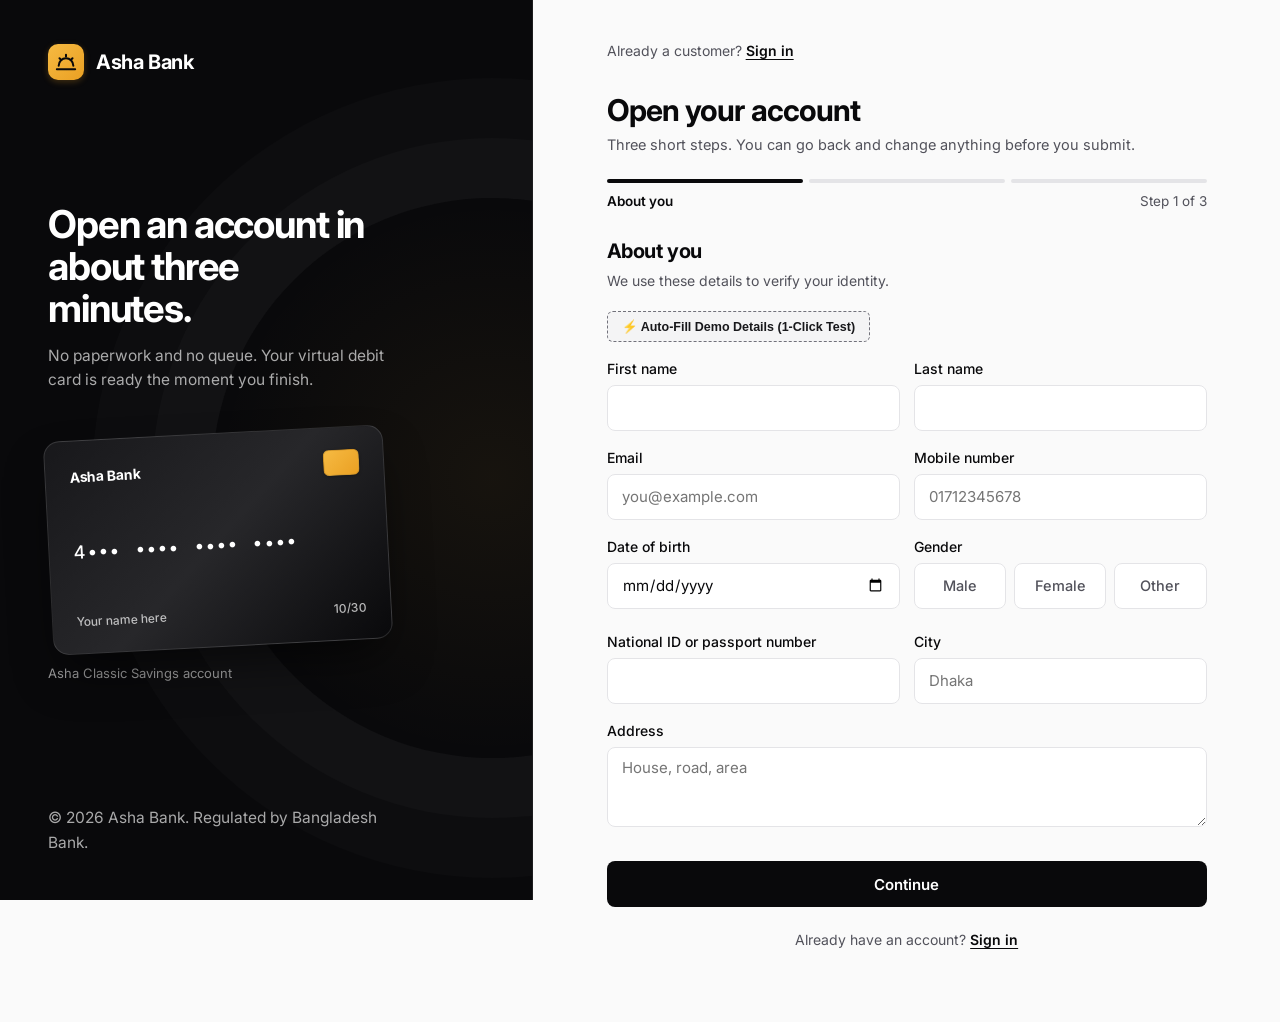
<file: demo-web/register.html>
<!DOCTYPE html>
<html lang="en">
<head>
    <meta charset="UTF-8">
    <meta name="viewport" content="width=device-width, initial-scale=1.0">
    <title>Open an account — Asha Bank</title>
    <link rel="icon" type="image/svg+xml" href="../assets/images/favicon.svg">
    <link rel="alternate icon" href="../favicon.svg">
    <link rel="preconnect" href="https://fonts.googleapis.com">
    <link rel="preconnect" href="https://fonts.gstatic.com" crossorigin>
    <link href="https://fonts.googleapis.com/css2?family=Inter:ital,opsz,wght@0,14..32,100..900;1,14..32,100..900&display=swap" rel="stylesheet">
    <style>
        *, *::before, *::after { margin: 0; padding: 0; box-sizing: border-box; }
        :root {
            --bg:       #FAFAFA;
            --surface:  #FFFFFF;
            --ink:      #09090B;
            --muted:    #52525B;
            --faint:    #71717A;
            --line:     #E4E4E7;
            --brand:    #09090B;
            --brand-2:  #27272A;
            --gold:     #F6BA42;
            --gold-dark:#EAA023;
            --danger:   #DC2626;
            --danger-bg:#FEF2F2;
            --display:  'Inter', -apple-system, BlinkMacSystemFont, 'Segoe UI', system-ui, sans-serif;
            --body:     'Inter', -apple-system, BlinkMacSystemFont, 'Segoe UI', system-ui, sans-serif;
        }
        html { scroll-behavior: smooth; }
        body {
            font-family: var(--body); font-size: 15px; line-height: 1.5;
            background: var(--bg); color: var(--ink); min-height: 100vh; min-height: 100dvh;
            display: grid; grid-template-columns: minmax(360px, 5fr) 7fr;
            -webkit-font-smoothing: antialiased;
        }

        /* ---------- Brand panel (sticky, holds the live card) ---------- */
        .brand {
            background: #09090B; color: #fff; padding: 44px 48px;
            position: sticky; top: 0; height: 100vh; height: 100dvh;
            display: flex; flex-direction: column; justify-content: space-between; overflow: hidden;
            border-right: 1px solid rgba(255, 255, 255, 0.08);
        }
        .brand::before {
            content: ''; position: absolute; right: -240px; top: 22%; width: 560px; height: 560px; border-radius: 50%;
            background: radial-gradient(circle, rgba(246, 186, 66, 0.06) 0%, transparent 70%);
            box-shadow: 0 0 0 60px rgba(255,255,255,.02), 0 0 0 120px rgba(255,255,255,.015);
        }
        .logo { display: inline-flex; align-items: center; gap: 12px; text-decoration: none; color: #fff; position: relative; z-index: 1; }
        .logo-mark { width: 36px; height: 36px; border-radius: 10px; background: linear-gradient(135deg, var(--gold) 0%, var(--gold-dark) 100%); display: grid; place-items: center; box-shadow: 0 2px 6px rgba(234, 160, 35, 0.25); }
        .logo-mark svg { width: 22px; height: 22px; }
        .logo-name { font-family: var(--display); font-weight: 700; font-size: 20px; letter-spacing: -.02em; }
        .brand-main { position: relative; z-index: 1; }
        .brand h2 { font-family: var(--display); font-weight: 700; font-size: clamp(30px, 3vw, 42px); line-height: 1.1; letter-spacing: -.03em; max-width: 13ch; margin-bottom: 14px; }
        .brand p { color: rgba(255,255,255,.65); max-width: 34ch; font-size: 15.5px; line-height: 1.6; }

        .card-visual {
            margin-top: 40px; width: min(100%, 340px); aspect-ratio: 1.586; border-radius: 16px; padding: 22px 24px;
            background: linear-gradient(135deg, #18181B 0%, #27272A 50%, #09090B 100%);
            border: 1px solid rgba(255, 255, 255, 0.12);
            color: #FFFFFF;
            transform: rotate(-3deg); box-shadow: 0 24px 48px -12px rgba(0,0,0,.6);
            display: flex; flex-direction: column; justify-content: space-between;
            transition: transform .4s cubic-bezier(.16,1,.3,1);
        }
        .card-visual.bump { transform: rotate(-1.5deg) scale(1.02); }
        .card-top { display: flex; justify-content: space-between; align-items: center; font-family: var(--display); font-weight: 700; font-size: 14px; letter-spacing: -0.01em; }
        .chip { width: 36px; height: 26px; border-radius: 6px; background: linear-gradient(135deg, var(--gold) 0%, var(--gold-dark) 100%); border: 1px solid rgba(0,0,0,0.15); box-shadow: 0 1px 3px rgba(0,0,0,0.3); }
        .card-num { font-family: var(--display); font-size: 18px; letter-spacing: .12em; font-weight: 500; font-variant-numeric: tabular-nums; }
        .card-bottom { display: flex; justify-content: space-between; gap: 12px; font-size: 12px; font-weight: 500; color: rgba(255,255,255,0.7); }
        .card-bottom span:first-child { overflow: hidden; text-overflow: ellipsis; white-space: nowrap; }
        .card-type { margin-top: 16px; font-size: 13px; color: rgba(255,255,255,.6); min-height: 20px; }
        .brand-foot { position: relative; z-index: 1; font-size: 13px; color: rgba(255,255,255,.45); }

        /* ---------- Form side ---------- */
        .panel { padding: 40px 40px 72px; display: flex; justify-content: center; background: var(--bg); }
        .wrap { width: 100%; max-width: 600px; }
        .topbar { display: flex; justify-content: space-between; align-items: center; margin-bottom: 32px; font-size: 14px; color: var(--muted); }
        .topbar a { color: var(--ink); font-weight: 600; text-decoration: underline; text-underline-offset: 3px; }
        .mobile-logo { display: none; align-items: center; gap: 10px; text-decoration: none; color: var(--ink); }
        .mobile-logo .logo-mark { width: 32px; height: 32px; background: linear-gradient(135deg, var(--gold) 0%, var(--gold-dark) 100%); border-radius: 9px; display: grid; place-items: center; }
        .mobile-logo .logo-mark svg { width: 18px; height: 18px; }
        .mobile-logo .logo-mark svg * { stroke: #09090B; }
        .mobile-logo .logo-name { font-family: var(--display); font-weight: 700; font-size: 18px; }

        h1 { font-family: var(--display); font-weight: 700; font-size: 30px; letter-spacing: -.03em; line-height: 1.15; margin-bottom: 6px; }
        .lede { color: var(--muted); margin-bottom: 24px; font-size: 14.5px; }

        /* progress */
        .progress { display: grid; grid-template-columns: repeat(3, 1fr); gap: 6px; margin-bottom: 8px; }
        .progress i { height: 4px; border-radius: 4px; background: #E4E4E7; transition: background .25s; }
        .progress i.on { background: var(--brand); }
        .progress-label { display: flex; justify-content: space-between; font-size: 13.5px; color: var(--muted); margin-bottom: 24px; }
        .progress-label strong { color: var(--ink); font-weight: 600; }

        .alert { background: var(--danger-bg); color: var(--danger); border: 1px solid #FECACA; border-radius: 8px; padding: 12px 14px; font-size: 14px; margin-bottom: 24px; }
        .alert strong { display: block; margin-bottom: 4px; }
        .alert ul { padding-left: 18px; }

        .step { display: none; }
        .step.current { display: block; animation: swap .25s ease both; }
        @keyframes swap { from { opacity: 0; transform: translateX(10px); } to { opacity: 1; transform: none; } }
        .step h2 { font-family: var(--display); font-size: 20px; font-weight: 700; letter-spacing: -.02em; margin-bottom: 4px; }
        .step .hint { color: var(--muted); font-size: 14px; margin-bottom: 20px; }

        .grid { display: grid; grid-template-columns: 1fr 1fr; gap: 16px 14px; }
        .span-2 { grid-column: 1 / -1; }
        .field label, .legend { display: block; font-size: 14px; font-weight: 500; margin-bottom: 6px; color: var(--ink); }
        .opt { color: var(--faint); font-weight: 400; }
        input[type="text"], input[type="email"], input[type="tel"], input[type="date"], input[type="password"], select, textarea {
            width: 100%; height: 46px; padding: 0 14px; font: 400 15px var(--body); color: var(--ink);
            background: var(--surface); border: 1px solid var(--line); border-radius: 8px; appearance: none;
            transition: border-color .15s, box-shadow .15s;
        }
        textarea { height: auto; padding: 10px 14px; resize: vertical; min-height: 80px; }
        select { padding-right: 40px; background-image: url("data:image/svg+xml,%3Csvg xmlns='http://www.w3.org/2000/svg' width='14' height='14' viewBox='0 0 24 24' fill='none' stroke='%2371717A' stroke-width='2'%3E%3Cpath d='M6 9l6 6 6-6'/%3E%3C/svg%3E"); background-repeat: no-repeat; background-position: right 14px center; }
        input:hover, select:hover, textarea:hover { border-color: #A1A1AA; }
        input:focus, select:focus, textarea:focus { outline: none; border-color: var(--brand); box-shadow: 0 0 0 3px rgba(9, 9, 11, 0.08); }
        .is-error { border-color: var(--danger) !important; }
        .msg { font-size: 13px; color: var(--danger); margin-top: 4px; }
        .note { font-size: 13px; color: var(--faint); margin-top: 4px; }
        .pw-wrap { position: relative; }
        .pw-wrap input { padding-right: 48px; }
        .eye { position: absolute; right: 6px; top: 6px; width: 34px; height: 34px; border: 0; background: none; border-radius: 6px; color: var(--faint); cursor: pointer; display: grid; place-items: center; }
        .eye:hover { color: var(--ink); background: #F4F4F5; }
        .eye svg { width: 18px; height: 18px; }

        /* gender pills */
        .pills { display: flex; gap: 8px; }
        .pill { flex: 1; position: relative; }
        .pill input { position: absolute; opacity: 0; inset: 0; cursor: pointer; }
        .pill span { display: grid; place-items: center; height: 46px; border: 1px solid var(--line); border-radius: 8px; background: #fff; font-size: 14.5px; color: var(--muted); transition: all .15s; }
        .pill input:checked + span { border-color: var(--brand); background: var(--brand); color: #FFFFFF; font-weight: 600; }
        .pill input:focus-visible + span { box-shadow: 0 0 0 3px rgba(9, 9, 11, 0.1); }
        .pills.is-error span { border-color: var(--danger); }

        /* account type */
        .products { display: grid; gap: 10px; margin-bottom: 22px; }
        .product { position: relative; display: grid; grid-template-columns: 1fr auto; align-items: center; gap: 4px 16px; padding: 16px 18px; background: #fff; border: 1px solid var(--line); border-radius: 12px; cursor: pointer; transition: border-color .15s, background .15s; }
        .product:hover { border-color: #A1A1AA; }
        .product input { position: absolute; opacity: 0; inset: 0; cursor: pointer; }
        .product:has(input:checked) { border-color: var(--brand); background: #FAFAFA; box-shadow: 0 0 0 1px var(--brand); }
        .product:has(input:focus-visible) { box-shadow: 0 0 0 3px rgba(9, 9, 11, 0.1); }
        .p-name { font-weight: 600; font-size: 15.5px; }
        .p-min  { font-size: 13.5px; color: var(--muted); }
        .p-rate { grid-row: 1 / span 2; grid-column: 2; text-align: right; font-family: var(--display); font-weight: 700; font-size: 24px; line-height: 1; }
        .p-rate small { display: block; font: 400 12px var(--body); color: var(--muted); margin-top: 4px; }
        .products.is-error .product { border-color: var(--danger); }

        /* terms */
        .agree { display: flex; gap: 12px; align-items: flex-start; padding: 14px 16px; background: #fff; border: 1px solid var(--line); border-radius: 8px; margin-top: 22px; }
        .agree.is-error { border-color: var(--danger); }
        .agree input { width: 18px; height: 18px; margin-top: 2px; flex-shrink: 0; accent-color: var(--brand); cursor: pointer; }
        .agree label { font-size: 14px; color: var(--muted); cursor: pointer; }
        .agree a { color: var(--ink); font-weight: 600; text-decoration: underline; }

        /* strength */
        .meter { display: grid; grid-template-columns: repeat(4, 1fr); gap: 4px; margin-top: 8px; }
        .meter i { height: 4px; border-radius: 4px; background: var(--line); transition: background .25s; }
        .meter[data-s="1"] i:nth-child(-n+1) { background: var(--danger); }
        .meter[data-s="2"] i:nth-child(-n+2) { background: #D97706; }
        .meter[data-s="3"] i:nth-child(-n+3) { background: #2563EB; }
        .meter[data-s="4"] i:nth-child(-n+4) { background: #16A34A; }
        .meter-text { font-size: 13px; color: var(--muted); margin-top: 4px; min-height: 18px; }

        /* nav buttons */
        .actions { display: flex; gap: 10px; margin-top: 28px; }
        .btn { height: 46px; padding: 0 24px; border-radius: 8px; font: 600 15px var(--body); cursor: pointer; border: 0; transition: background .15s, transform .1s; }
        .btn:active { transform: scale(.99); }
        .btn:focus-visible { outline: 2px solid var(--brand); outline-offset: 2px; }
        .btn-primary { flex: 1; background: var(--brand); color: #fff; }
        .btn-primary:hover { background: var(--brand-2); }
        .btn-primary:disabled { opacity: .75; cursor: progress; }
        .btn-ghost { background: #FFFFFF; color: var(--ink); border: 1px solid var(--line); }
        .btn-ghost:hover { background: #F4F4F5; border-color: #D4D4D8; }
        .foot { text-align: center; margin-top: 22px; color: var(--muted); font-size: 14px; }
        .foot a { color: var(--ink); font-weight: 600; text-decoration: underline; text-underline-offset: 3px; }

        /* Desktop Only Gate for Responsive Mode */
        .desktop-only-gate { display: none; }
        @media (max-width: 1024px) {
            body {
                display: flex !important;
                flex-direction: column !important;
                justify-content: center !important;
                align-items: center !important;
                background: #09090B !important;
                color: #F4F4F5 !important;
                min-height: 100vh !important;
                min-height: 100dvh !important;
                padding: 0 !important;
                margin: 0 !important;
                grid-template-columns: 1fr !important;
                overflow: hidden !important;
            }
            .brand, .panel { display: none !important; }
            .desktop-only-gate {
                display: flex !important;
                flex-direction: column;
                align-items: center;
                justify-content: center;
                width: 100%;
                min-height: 100vh;
                min-height: 100dvh;
                padding: 24px 20px;
                box-sizing: border-box;
                position: relative;
                z-index: 99999;
                background: #09090B;
            }
            .dog-backdrop {
                position: absolute; inset: 0;
                background: radial-gradient(circle at 50% 15%, rgba(246, 186, 66, 0.12) 0%, transparent 60%),
                            radial-gradient(circle at 85% 85%, rgba(255, 255, 255, 0.03) 0%, transparent 50%);
                pointer-events: none;
            }
            .dog-card {
                position: relative; width: 100%; max-width: 440px;
                background: #18181B; border: 1px solid rgba(255, 255, 255, 0.12);
                border-radius: 24px; padding: 34px 26px;
                box-shadow: 0 24px 64px -12px rgba(0, 0, 0, 0.8), 0 0 0 1px rgba(255, 255, 255, 0.04);
                display: flex; flex-direction: column; align-items: center; text-align: center; box-sizing: border-box;
            }
            .dog-header {
                display: flex; align-items: center; justify-content: space-between; width: 100%;
                margin-bottom: 24px; padding-bottom: 16px; border-bottom: 1px solid rgba(255, 255, 255, 0.08);
            }
            .dog-logo { display: inline-flex; align-items: center; gap: 10px; }
            .dog-logo-mark {
                width: 32px; height: 32px; border-radius: 9px;
                background: linear-gradient(135deg, #F6BA42 0%, #EAA023 100%);
                display: grid; place-items: center; box-shadow: 0 2px 8px rgba(234, 160, 35, 0.35);
            }
            .dog-logo-mark svg { width: 18px; height: 18px; }
            .dog-logo-text { font-family: var(--display); font-size: 17px; font-weight: 700; letter-spacing: -0.02em; color: #FFFFFF; }
            .dog-badge {
                display: inline-flex; align-items: center; gap: 5px; padding: 4px 10px; border-radius: 999px;
                background: rgba(234, 160, 35, 0.14); border: 1px solid rgba(234, 160, 35, 0.35);
                color: #F6BA42; font-size: 11px; font-weight: 700; letter-spacing: 0.03em; text-transform: uppercase;
            }
            .dog-icon-circle {
                position: relative; width: 76px; height: 76px; border-radius: 22px;
                background: linear-gradient(135deg, #27272A 0%, #18181B 100%);
                border: 1px solid rgba(255, 255, 255, 0.12); display: grid; place-items: center;
                margin-bottom: 20px; box-shadow: 0 12px 28px rgba(0, 0, 0, 0.4);
            }
            .dog-icon-glow {
                position: absolute; inset: -10px;
                background: radial-gradient(circle, rgba(234, 160, 35, 0.28) 0%, transparent 70%);
                border-radius: 50%; filter: blur(8px); pointer-events: none;
            }
            .dog-screen-icon { width: 38px; height: 38px; color: #F6BA42; position: relative; z-index: 1; }
            .dog-title {
                font-family: var(--display); font-size: 22px; font-weight: 800; letter-spacing: -0.025em;
                color: #FFFFFF; margin: 0 0 10px; line-height: 1.25;
            }
            .dog-desc {
                font-family: var(--body); font-size: 14px; line-height: 1.6;
                color: #A1A1AA; margin: 0 0 20px;
            }
            .dog-hint {
                display: flex; align-items: flex-start; gap: 10px;
                background: rgba(255, 255, 255, 0.04); border: 1px solid rgba(255, 255, 255, 0.07);
                border-radius: 12px; padding: 12px 14px; font-size: 12.5px; line-height: 1.5;
                color: #D4D4D8; text-align: left; margin-bottom: 24px; width: 100%; box-sizing: border-box;
            }
            .dog-hint svg { width: 18px; height: 18px; color: #F6BA42; flex-shrink: 0; margin-top: 1px; }
            .dog-actions { display: flex; flex-direction: column; gap: 10px; width: 100%; }
            .dog-btn {
                display: inline-flex; align-items: center; justify-content: center; gap: 8px;
                width: 100%; height: 46px; border-radius: 12px; font-size: 14px; font-weight: 600;
                text-decoration: none; cursor: pointer; transition: all 0.2s ease; box-sizing: border-box;
            }
            .dog-btn-primary {
                background: linear-gradient(135deg, #F6BA42 0%, #EAA023 100%);
                color: #09090B !important; border: none; box-shadow: 0 4px 14px rgba(234, 160, 35, 0.3);
            }
            .dog-btn-primary:hover { filter: brightness(1.08); transform: translateY(-1px); }
            .dog-btn-primary:active { transform: translateY(0); }
        }
        @media (prefers-reduced-motion: reduce) { * { transition: none !important; animation: none !important; } }
    </style>
</head>
<body>

<!-- Desktop Only Gate (Shown on Responsive Mode: mobile & tablet) -->
<div class="desktop-only-gate" aria-hidden="true">
  <div class="dog-backdrop"></div>
  <div class="dog-card">
    <div class="dog-header">
      <div class="dog-logo">
        <span class="dog-logo-mark"><svg viewBox="0 0 24 24" fill="none" stroke="#09090B" stroke-width="2.2" stroke-linecap="round"><path d="M4 16a8 8 0 0 1 16 0"/><path d="M12 4v2M4.9 7.9l1.4 1.4M19.1 7.9l-1.4 1.4M2 20h20"/></svg></span>
        <span class="dog-logo-text">Asha Bank</span>
      </div>
      <span class="dog-badge">Desktop Only</span>
    </div>

    <div class="dog-icon-circle">
      <div class="dog-icon-glow"></div>
      <svg class="dog-screen-icon" viewBox="0 0 24 24" fill="none" stroke="currentColor" stroke-width="1.8" stroke-linecap="round" stroke-linejoin="round">
        <rect x="2" y="3" width="20" height="14" rx="2" ry="2"></rect>
        <line x1="8" y1="21" x2="16" y2="21"></line>
        <line x1="12" y1="17" x2="12" y2="21"></line>
      </svg>
    </div>

    <h2 class="dog-title">Desktop Mode Required</h2>
    <p class="dog-desc">Asha Bank's new account registration and live card preview are currently optimized exclusively for desktop screens.</p>
    
    <div class="dog-hint">
      <svg viewBox="0 0 24 24" fill="none" stroke="currentColor" stroke-width="2" stroke-linecap="round" stroke-linejoin="round">
        <circle cx="12" cy="12" r="10"></circle><line x1="12" y1="16" x2="12" y2="12"></line><line x1="12" y1="8" x2="12.01" y2="8"></line>
      </svg>
      <span>Please access from a computer or laptop (screen width 1024px or higher) to register your account.</span>
    </div>

    <div class="dog-actions">
      <a href="index.html" class="dog-btn dog-btn-primary">
        <span>&larr; Return to Homepage</span>
      </a>
    </div>
  </div>
</div>

<!-- Brand panel with live card -->
<aside class="brand" aria-hidden="true">
    <a href="../index.html" class="logo" tabindex="-1">
        <span class="logo-mark"><svg viewBox="0 0 24 24" fill="none" stroke="#09090B" stroke-width="2.2" stroke-linecap="round"><path d="M4 16a8 8 0 0 1 16 0"/><path d="M12 4v2M4.9 7.9l1.4 1.4M19.1 7.9l-1.4 1.4M2 20h20"/></svg></span>
        <span class="logo-name">Asha Bank</span>
    </a>

    <div class="brand-main">
        <h2>Open an account in about three minutes.</h2>
        <p>No paperwork and no queue. Your virtual debit card is ready the moment you finish.</p>

        <div class="card-visual" id="card">
            <div class="card-top"><span>Asha Bank</span><span class="chip"></span></div>
            <div class="card-num">4••• &nbsp;•••• &nbsp;•••• &nbsp;••••</div>
            <div class="card-bottom"><span id="cardName">Your name here</span><span id="cardExp">10/30</span></div>
        </div>
        <div class="card-type" id="cardType"></div>
    </div>

    <p class="brand-foot">&copy; 2026 Asha Bank. Regulated by Bangladesh Bank.</p>
</aside>

<main class="panel">
    <div class="wrap">
        <div class="topbar">
            <a href="../index.html" class="mobile-logo" style="color:var(--ink);font-weight:400">
                <span class="logo-mark"><svg viewBox="0 0 24 24" fill="none" stroke-width="2.2" stroke-linecap="round"><path d="M4 16a8 8 0 0 1 16 0"/><path d="M12 4v2M4.9 7.9l1.4 1.4M19.1 7.9l-1.4 1.4M2 20h20"/></svg></span>
                <span class="logo-name">Asha Bank</span>
            </a>
            <span>Already a customer? <a href="login.html">Sign in</a></span>
        </div>

        <h1>Open your account</h1>
        <p class="lede">Three short steps. You can go back and change anything before you submit.</p>

        <div class="progress" id="progress" aria-hidden="true"><i></i><i></i><i></i></div>
        <div class="progress-label"><span id="stepName"><strong>About you</strong></span><span id="stepCount">Step 1 of 3</span></div>

        
        <form method="POST" action="#" id="registerForm" novalidate>
            <input type="hidden" name="_csrf" value="fd33adf16768508719c23df446b123f3e349dc7a9dd78ab78df76dc232711794"><input type="hidden" name="csrf_token" value="fd33adf16768508719c23df446b123f3e349dc7a9dd78ab78df76dc232711794">
            <!-- Step 1: About you -->
            <section class="step" data-step="1" data-name="About you">
                <h2>About you</h2>
                <p class="hint">We use these details to verify your identity.</p>

                <div style="margin-bottom: 16px;">
                  <button type="button" id="demoAutoFillBtn" style="background: #f4f4f5; border: 1px dashed #71717a; color: #18181b; font-size: 12.5px; font-weight: 600; padding: 7px 14px; border-radius: 6px; cursor: pointer; display: inline-flex; align-items: center; gap: 6px; transition: all 0.15s;">
                    ⚡ Auto-Fill Demo Details (1-Click Test)
                  </button>
                </div>

                <div class="grid">
                    <div class="field">
                        <label for="first_name">First name</label>
                        <input type="text" id="first_name" name="first_name" value="" autocomplete="given-name" required class="">
                                            </div>
                    <div class="field">
                        <label for="last_name">Last name</label>
                        <input type="text" id="last_name" name="last_name" value="" autocomplete="family-name" required class="">
                                            </div>
                    <div class="field">
                        <label for="email">Email</label>
                        <input type="email" id="email" name="email" value="" autocomplete="email" placeholder="you@example.com" required class="">
                                            </div>
                    <div class="field">
                        <label for="phone">Mobile number</label>
                        <input type="tel" id="phone" name="phone" value="" autocomplete="tel" placeholder="01712345678" required class="">
                                            </div>
                    <div class="field">
                        <label for="dob">Date of birth</label>
                        <input type="date" id="dob" name="dob" value="" max="2008-10-15" autocomplete="bday" required class="">
                                            </div>
                    <div class="field">
                        <span class="legend" id="genderLegend">Gender</span>
                        <div class="pills " role="radiogroup" aria-labelledby="genderLegend">
                                                        <label class="pill"><input type="radio" name="gender" value="Male" ><span>Male</span></label>
                                                        <label class="pill"><input type="radio" name="gender" value="Female" ><span>Female</span></label>
                                                        <label class="pill"><input type="radio" name="gender" value="Other" ><span>Other</span></label>
                                                    </div>
                                            </div>
                    <div class="field">
                        <label for="nid">National ID or passport number</label>
                        <input type="text" id="nid" name="nid" value="" inputmode="numeric" required class="">
                                            </div>
                    <div class="field">
                        <label for="city">City</label>
                        <input type="text" id="city" name="city" value="" autocomplete="address-level2" placeholder="Dhaka" required class="">
                                            </div>
                    <div class="field span-2">
                        <label for="address">Address</label>
                        <textarea id="address" name="address" rows="2" autocomplete="street-address" placeholder="House, road, area" required class=""></textarea>
                                            </div>
                </div>
            </section>

            <!-- Step 2: Account -->
            <section class="step" data-step="2" data-name="Your account">
                <h2>Choose your account</h2>
                <p class="hint">Your opening balance is the minimum for the account you pick.</p>

                <div id="productsBox" class="products " role="radiogroup" aria-label="Account type">
                                        <label class="product">
                        <input type="radio" name="product_id" value="1" data-label="Asha Classic Savings" checked>
                        <span class="p-name">Asha Classic Savings</span>
                        <span class="p-min">Minimum balance ৳1,000</span>
                        <span class="p-rate">0%<small>interest · 0.001% custody fee</small></span>
                    </label>
                                        <label class="product">
                        <input type="radio" name="product_id" value="2" data-label="Asha Platinum High-Yield" >
                        <span class="p-name">Asha Platinum High-Yield</span>
                        <span class="p-min">Minimum balance ৳10,000</span>
                        <span class="p-rate">0%<small>interest · 0.001% custody fee</small></span>
                    </label>
                                        <label class="product">
                        <input type="radio" name="product_id" value="3" data-label="Asha Business Current Pro" >
                        <span class="p-name">Asha Business Current Pro</span>
                        <span class="p-min">Minimum balance ৳5,000</span>
                        <span class="p-rate">0%<small>interest · 0.001% custody fee</small></span>
                    </label>
                                        <label class="product">
                        <input type="radio" name="product_id" value="4" data-label="Asha Student Smart Account" >
                        <span class="p-name">Asha Student Smart Account</span>
                        <span class="p-min">Minimum balance ৳100</span>
                        <span class="p-rate">0%<small>interest · 0.001% custody fee</small></span>
                    </label>
                                        <label class="product">
                        <input type="radio" name="product_id" value="5" data-label="Asha Term Deposit (FDR)" >
                        <span class="p-name">Asha Term Deposit (FDR)</span>
                        <span class="p-min">Minimum balance ৳50,000</span>
                        <span class="p-rate">0%<small>interest · 0.001% custody fee</small></span>
                    </label>
                                    </div>
                
                <div class="field">
                    <label for="branch_id">Home branch</label>
                    <select id="branch_id" name="branch_id" required class="">
                        <option value="">Select a branch</option>
                                                <option value="3" >Agrabad Commercial Branch, Chittagong</option>
                                                <option value="2" >Gulshan Premium Branch, Dhaka</option>
                                                <option value="5" >KDA Avenue Branch, Khulna</option>
                                                <option value="1" >Motijheel Corporate Head Branch, Dhaka</option>
                                                <option value="4" >Zindabazar Metro Branch, Sylhet</option>
                                            </select>
                                    </div>
            </section>

            <!-- Step 3: Security -->
            <section class="step" data-step="3" data-name="Sign-in details">
                <h2>Set up your sign-in</h2>
                <p class="hint">You'll use the username and password to sign in, and the PIN to approve transactions.</p>
                <div class="grid">
                    <div class="field span-2">
                        <label for="username">Username</label>
                        <input type="text" id="username" name="username" value="" autocomplete="username" autocapitalize="none" spellcheck="false" required class="">
                        <div class="note">At least 4 characters. Letters, numbers, dots and underscores.</div>                    </div>
                    <div class="field">
                        <label for="password">Password</label>
                        <div class="pw-wrap">
                            <input type="password" id="password" name="password" autocomplete="new-password" required class="">
                            <button type="button" class="eye" data-for="password" aria-label="Show password"><svg viewBox="0 0 24 24" fill="none" stroke="currentColor" stroke-width="2" stroke-linecap="round" stroke-linejoin="round"><path d="M1 12s4-8 11-8 11 8 11 8-4 8-11 8-11-8-11-8z"/><circle cx="12" cy="12" r="3"/></svg></button>
                        </div>
                        <div class="meter" id="meter" data-s="0"><i></i><i></i><i></i><i></i></div>
                        <div class="meter-text" id="meterText">8 or more characters, with a capital letter and a number.</div>
                                            </div>
                    <div class="field">
                        <label for="confirm_pw">Confirm password</label>
                        <div class="pw-wrap">
                            <input type="password" id="confirm_pw" name="confirm_pw" autocomplete="new-password" required class="">
                            <button type="button" class="eye" data-for="confirm_pw" aria-label="Show password"><svg viewBox="0 0 24 24" fill="none" stroke="currentColor" stroke-width="2" stroke-linecap="round" stroke-linejoin="round"><path d="M1 12s4-8 11-8 11 8 11 8-4 8-11 8-11-8-11-8z"/><circle cx="12" cy="12" r="3"/></svg></button>
                        </div>
                        <div class="msg" id="matchMsg" style="display:none">Passwords don't match yet.</div>
                                            </div>
                    <div class="field span-2">
                        <label for="pin">Transaction PIN</label>
                        <input type="password" id="pin" name="pin" maxlength="6" inputmode="numeric" pattern="[0-9]*" autocomplete="new-password" required style="max-width:200px;letter-spacing:.3em" class="">
                        <div class="note">4 to 6 digits. Keep it different from your password.</div>                    </div>
                </div>

                <div class="agree ">
                    <input type="checkbox" id="agree" name="agree" >
                    <label for="agree">I agree to the <a href="#">Terms and Conditions</a> and <a href="#">Privacy Policy</a>, and confirm the details I gave are accurate.</label>
                </div>
                            </section>

            <div class="actions">
                <button type="button" class="btn btn-ghost" id="backBtn" hidden>Back</button>
                <button type="button" class="btn btn-primary" id="nextBtn">Continue</button>
                <button type="submit" class="btn btn-primary" id="submitBtn" hidden>Create account</button>
            </div>
        </form>

        <p class="foot">Already have an account? <a href="login.html">Sign in</a></p>
    </div>
</main>

<script>
(function () {
    const form   = document.getElementById('registerForm');
    const steps  = [...form.querySelectorAll('.step')];
    const bars   = [...document.querySelectorAll('#progress i')];
    const back   = document.getElementById('backBtn');
    const next   = document.getElementById('nextBtn');
    const submit = document.getElementById('submitBtn');
    const stepName  = document.getElementById('stepName');
    const stepCount = document.getElementById('stepCount');
    let current = 1;

    function show(n, focus) {
        current = n;
        steps.forEach((s, i) => s.classList.toggle('current', i === n - 1));
        bars.forEach((b, i) => b.classList.toggle('on', i < n));
        back.hidden   = n === 1;
        next.hidden   = n === steps.length;
        submit.hidden = n !== steps.length;
        stepName.innerHTML  = '<strong>' + steps[n - 1].dataset.name + '</strong>';
        stepCount.textContent = 'Step ' + n + ' of ' + steps.length;
        if (focus) {
            const first = steps[n - 1].querySelector('.is-error, input:not([type=radio]):not([type=checkbox]), select, textarea');
            window.scrollTo({ top: 0, behavior: 'smooth' });
            first && setTimeout(() => first.focus({ preventScroll: true }), 50);
        }
    }

    function flag(el, message) {
        el.classList.add('is-error');
        const target = el.closest('.pw-wrap') || el;
        let m = target.parentElement.querySelector('.js-msg');
        if (!m) { m = document.createElement('div'); m.className = 'msg js-msg'; target.insertAdjacentElement('afterend', m); }
        m.textContent = message;
    }
    function clearFlag(el) {
        el.classList.remove('is-error');
        const target = el.closest('.pw-wrap') || el;
        const m = target.parentElement.querySelector('.js-msg');
        if (m) m.remove();
    }

    // Returns the first invalid element in a step, flagging all of them
    function validate(n) {
        const sec = steps[n - 1];
        let firstBad = null;
        const bad = (el, msg) => { flag(el, msg); firstBad = firstBad || el; };

        sec.querySelectorAll('input[required]:not([type=radio]), select[required], textarea[required]').forEach(el => {
            clearFlag(el);
            if (!el.value.trim()) return bad(el, 'Fill in this field.');
            if (el.type === 'email' && !el.checkValidity()) return bad(el, 'Enter a valid email address.');
            if (el.id === 'phone' && !/^[0-9+]{10,14}$/.test(el.value)) return bad(el, 'Enter 10 to 14 digits, for example 01712345678.');
            if (el.id === 'username' && !/^[A-Za-z0-9._]{4,}$/.test(el.value)) return bad(el, 'Use at least 4 letters, numbers, dots or underscores.');
            if (el.id === 'password' && !(el.value.length >= 8 && /[A-Z]/.test(el.value) && /[0-9]/.test(el.value))) return bad(el, 'Use 8 or more characters with a capital letter and a number.');
            if (el.id === 'confirm_pw' && el.value !== document.getElementById('password').value) return bad(el, 'Passwords don\'t match.');
            if (el.id === 'pin' && !/^[0-9]{4,6}$/.test(el.value)) return bad(el, 'Enter 4 to 6 digits.');
            if (el.id === 'dob') {
                if (!el.value || el.value > el.max) return bad(el, 'You must be at least 18 years old.');
            }
        });

        const pills = sec.querySelector('.pills');
        if (pills) { clearFlag(pills); if (!pills.querySelector('input:checked')) bad(pills, 'Select a gender.'); }
        const prods = sec.querySelector('.products');
        if (prods) { clearFlag(prods); if (!prods.querySelector('input:checked')) bad(prods, 'Select an account type.'); }
        const agree = sec.querySelector('#agree');
        if (agree) { const box = agree.closest('.agree'); clearFlag(box); if (!agree.checked) bad(box, 'Accept the terms to continue.'); }

        return firstBad;
    }

    function goNext() {
        const bad = validate(current);
        if (bad) { (bad.querySelector('input') || bad).focus({ preventScroll: false }); return; }
        show(current + 1, true);
    }
    next.addEventListener('click', goNext);
    back.addEventListener('click', () => show(current - 1, true));

    // Enter moves forward on steps 1 and 2 instead of submitting a partial form
    form.addEventListener('keydown', e => {
        if (e.key === 'Enter' && e.target.tagName !== 'TEXTAREA' && current < steps.length) { e.preventDefault(); goNext(); }
    });

    // Standalone Interactive Submission Handler
    form.addEventListener('submit', e => {
        e.preventDefault();
        for (let n = 1; n <= steps.length; n++) {
            const bad = validate(n);
            if (bad) {
                show(n, true);
                return;
            }
        }

        submit.disabled = true;
        submit.textContent = 'Provisioning Account...';

        const fn = (document.getElementById('first_name')?.value || 'Arjun').trim();
        const ln = (document.getElementById('last_name')?.value || 'Kapoor').trim();
        const email = (document.getElementById('email')?.value || 'client@ashabank.com').trim();
        const phone = (document.getElementById('phone')?.value || '+880 1712-345678').trim();
        const nid = (document.getElementById('nid')?.value || '5912837461928').trim();
        const sel = form.querySelector('input[name=product_id]:checked');
        const accType = sel ? (sel.dataset.label || 'Savings') + ' Account' : 'Savings Account';
        const initDeposit = parseFloat(document.getElementById('initial_deposit')?.value) || 50000;
        const pin = document.getElementById('pin')?.value || '4920';
        const newAccNo = '019' + Math.floor(1000000 + Math.random() * 9000000);
        const fullName = fn + ' ' + ln;

        if (window.BMS) {
            window.BMS.state.user.name = fullName;
            window.BMS.state.user.firstName = fn;
            window.BMS.state.user.lastName = ln;
            window.BMS.state.user.email = email;
            window.BMS.state.user.phone = phone;
            window.BMS.state.user.nid = nid;
            window.BMS.state.user.accountNumber = newAccNo;
            window.BMS.state.user.accountType = accType;
            window.BMS.state.user.balance = initDeposit;
            window.BMS.state.user.tier = window.BMS.getTier(initDeposit);
            window.BMS.state.card.name = fullName.toUpperCase();
            window.BMS.state.card.pin = pin;

            window.BMS.state.transactions.unshift({
                id: 'DEP-' + Math.floor(10000 + Math.random() * 90000),
                type: 'Initial Deposit',
                desc: `Initial ${accType} Opening Deposit`,
                date: 'Today, Just now',
                amount: initDeposit,
                direction: 'in',
                status: 'Completed',
                ref: 'INIT-' + Math.floor(1000000 + Math.random() * 9000000)
            });

            window.BMS.state.notifications.unshift({
                id: Date.now(),
                title: 'Account Opened Successfully',
                message: `Welcome to Asha Bank, ${fn}! Account No: ${newAccNo}`,
                time: 'Just now',
                read: false,
                type: 'success'
            });

            window.BMS.saveState();
        }

        setTimeout(() => {
            window.location.href = 'dashboard.html';
        }, 600);
    });

    // Auto-fill demo button
    const afBtn = document.getElementById('demoAutoFillBtn');
    if (afBtn) {
        afBtn.addEventListener('click', () => {
            document.getElementById('first_name').value = 'Tanvir';
            document.getElementById('last_name').value = 'Ahmed';
            document.getElementById('phone').value = '01712345678';
            document.getElementById('email').value = 'tanvir.ahmed@example.com';
            document.getElementById('dob').value = '1998-05-12';
            const male = document.querySelector('input[name="gender"][value="Male"]');
            if (male) male.checked = true;
            document.getElementById('nid').value = '19982692847291823';
            document.getElementById('city').value = 'Dhaka';
            document.getElementById('address').value = 'House 14, Road 8, Dhanmondi, Dhaka';
            updateName();
            document.querySelectorAll('.is-error').forEach(el => clearFlag(el));
        });
    }

    // Auto-select product from URL query params (?type=...)
    try {
        const pUrl = new URLSearchParams(window.location.search);
        const pType = pUrl.get('type');
        if (pType) {
            const r = form.querySelector(`input[name="product_id"][value="${pType}"]`);
            if (r) {
                r.checked = true;
                r.dispatchEvent(new Event('change'));
            }
        }
    } catch(err) {}

    // Clear a field's error as soon as the person edits it
    form.addEventListener('input', e => { if (e.target.classList.contains('is-error')) clearFlag(e.target); });
    form.addEventListener('change', e => {
        const g = e.target.closest('.pills, .products'); if (g) clearFlag(g);
        const a = e.target.closest('.agree'); if (a) clearFlag(a);
    });

    // Live card preview
    const card = document.getElementById('card'), cardName = document.getElementById('cardName'), cardType = document.getElementById('cardType');
    const fn = document.getElementById('first_name'), ln = document.getElementById('last_name');
    function updateName() {
        const n = (fn.value + ' ' + ln.value).trim();
        cardName.textContent = n || 'Your name here';
    }
    fn.addEventListener('input', updateName); ln.addEventListener('input', updateName); updateName();
    function updateType() {
        const sel = form.querySelector('input[name=product_id]:checked');
        cardType.textContent = sel ? sel.dataset.label + ' account' : '';
        card.classList.add('bump'); setTimeout(() => card.classList.remove('bump'), 350);
    }
    form.querySelectorAll('input[name=product_id]').forEach(r => r.addEventListener('change', updateType));
    (function () { const sel = form.querySelector('input[name=product_id]:checked'); if (sel) cardType.textContent = sel.dataset.label + ' account'; })();

    // Password strength + match hint
    const pw = document.getElementById('password'), cpw = document.getElementById('confirm_pw');
    const meter = document.getElementById('meter'), meterText = document.getElementById('meterText'), matchMsg = document.getElementById('matchMsg');
    const labels = ['8 or more characters, with a capital letter and a number.', 'Weak', 'Fair', 'Good', 'Strong'];
    pw.addEventListener('input', () => {
        const v = pw.value; let s = 0;
        if (v.length >= 8) s++; if (/[A-Z]/.test(v)) s++; if (/[0-9]/.test(v)) s++; if (/[^A-Za-z0-9]/.test(v)) s++;
        if (!v) s = 0;
        meter.dataset.s = s; meterText.textContent = labels[s]; checkMatch();
    });
    function checkMatch() { matchMsg.style.display = cpw.value && cpw.value !== pw.value ? 'block' : 'none'; }
    cpw.addEventListener('input', checkMatch);

    // PIN: digits only
    document.getElementById('pin').addEventListener('input', e => { e.target.value = e.target.value.replace(/\D/g, ''); });

    // Show / hide password buttons
    const EYE = '<path d="M1 12s4-8 11-8 11 8 11 8-4 8-11 8-11-8-11-8z"/><circle cx="12" cy="12" r="3"/>';
    const EYE_OFF = '<path d="M17.94 17.94A10.07 10.07 0 0 1 12 20c-7 0-11-8-11-8a18.45 18.45 0 0 1 5.06-5.94M9.9 4.24A9.12 9.12 0 0 1 12 4c7 0 11 8 11 8a18.5 18.5 0 0 1-2.16 3.19m-6.72-1.07a3 3 0 1 1-4.24-4.24"/><path d="M1 1l22 22"/>';
    document.querySelectorAll('.eye').forEach(btn => btn.addEventListener('click', () => {
        const input = document.getElementById(btn.dataset.for), show = input.type === 'password';
        input.type = show ? 'text' : 'password';
        btn.querySelector('svg').innerHTML = show ? EYE_OFF : EYE;
        btn.setAttribute('aria-label', show ? 'Hide password' : 'Show password');
    }));

    show(current, false);
})();
</script>
<script src="demo-app.js"></script>
</body>
</html>
</file>
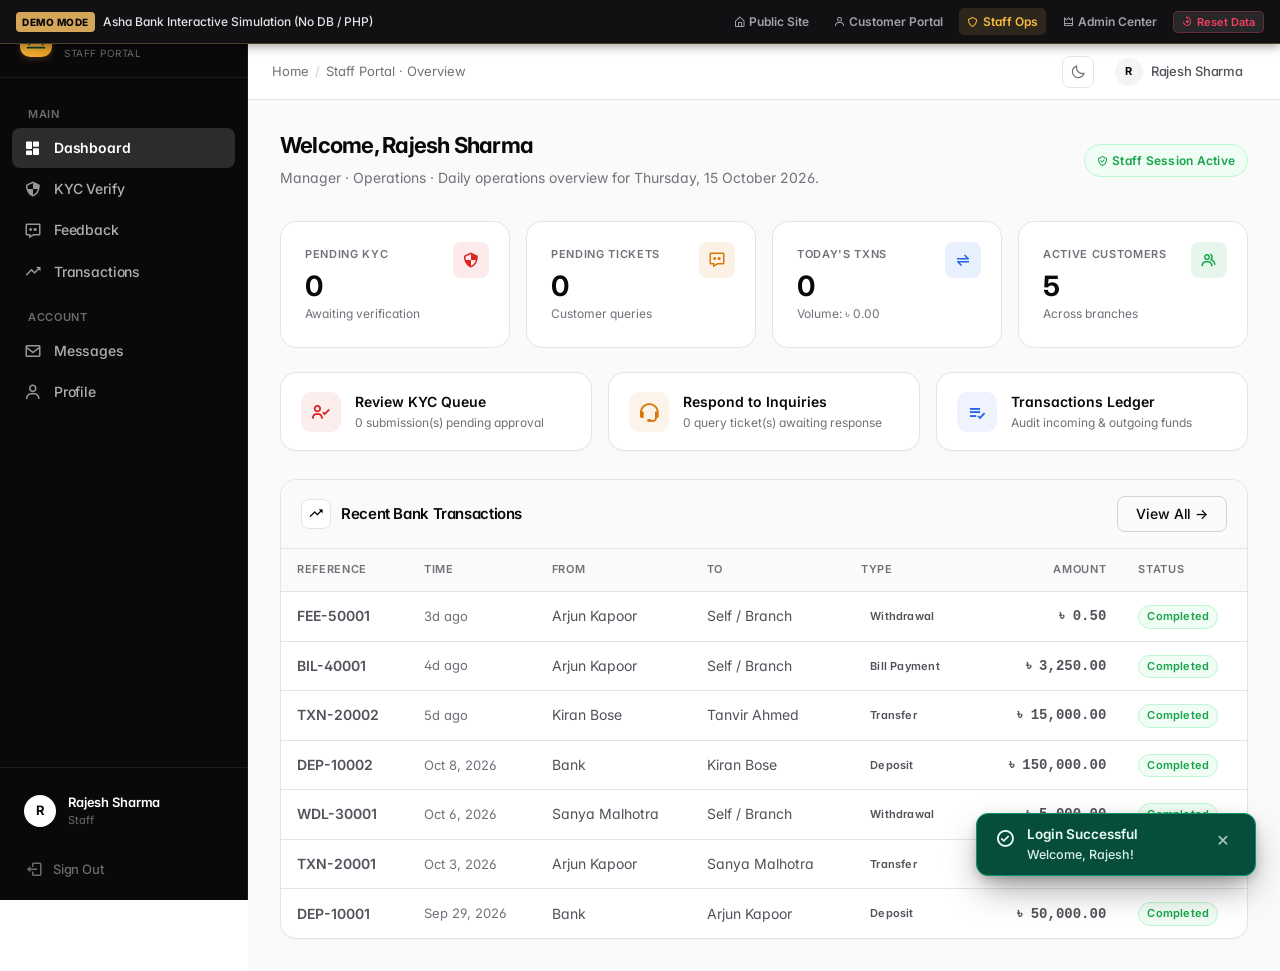
<file: demo-web/staff-dashboard.html>
<!DOCTYPE html>
<html lang="en" data-theme="light">
<head>
    <meta charset="UTF-8">
    <meta name="viewport" content="width=device-width, initial-scale=1.0">
    <meta name="robots" content="noindex, nofollow">
    <title>Staff Portal · Overview — Asha Bank</title>
    <link rel="preconnect" href="https://fonts.googleapis.com">
    <link rel="preconnect" href="https://fonts.gstatic.com" crossorigin>
    <link href="https://fonts.googleapis.com/css2?family=Inter:ital,opsz,wght@0,14..32,100..900;1,14..32,100..900&display=swap" rel="stylesheet">
    <link href="https://unpkg.com/boxicons@2.1.4/css/boxicons.min.css" rel="stylesheet">
    <link rel="icon" type="image/svg+xml" href="../assets/images/favicon.svg">
    <link rel="alternate icon" href="../favicon.svg">
    <link rel="stylesheet" href="../assets/css/style.css">
    <link rel="stylesheet" href="../assets/css/components.css">
</head>
<body>

<!-- Toast container (Bottom-Right) -->
<div id="toastContainer" class="toast-container"></div>

<script>
window.__LOGIN_NOTIFICATIONS__ = [{"title":"Login Successful","message":"Welcome, Rajesh!","type":"success"}];
</script>

<!-- Desktop Only Gate (Shown on Responsive Mode: mobile & tablet) -->
<div class="desktop-only-gate" aria-hidden="true">
  <div class="dog-backdrop"></div>
  <div class="dog-card">
    <div class="dog-header">
      <div class="dog-logo">
        <span class="dog-logo-mark">
          <svg viewBox="0 0 24 24" fill="none" stroke="#09090B" stroke-width="2.2" stroke-linecap="round" stroke-linejoin="round">
            <path d="M3 21h18M3 10h18M5 10v11M19 10v11M9 10v11M15 10v11M12 3l9 7H3l9-7z"/>
          </svg>
        </span>
        <span class="dog-logo-text">Asha Bank</span>
      </div>
      <span class="dog-badge"><i class='bx bx-desktop'></i> Desktop Only</span>
    </div>

    <div class="dog-icon-circle">
      <div class="dog-icon-glow"></div>
      <svg class="dog-screen-icon" viewBox="0 0 24 24" fill="none" stroke="currentColor" stroke-width="1.8" stroke-linecap="round" stroke-linejoin="round">
        <rect x="2" y="3" width="20" height="14" rx="2" ry="2"></rect>
        <line x1="8" y1="21" x2="16" y2="21"></line>
        <line x1="12" y1="17" x2="12" y2="21"></line>
      </svg>
    </div>

    <h2 class="dog-title">Desktop Mode Required</h2>
    <p class="dog-desc">Asha Bank's staff operations, loan reviews, and queue management are currently available in desktop mode only.</p>
    
    <div class="dog-hint">
      <i class='bx bx-info-circle'></i>
      <span>Please open the staff portal on a laptop or desktop computer (width 1024px or higher).</span>
    </div>

    <div class="dog-actions">
      <a href="index.html" class="dog-btn dog-btn-primary">
        <i class='bx bx-arrow-back'></i>
        <span>Return to Homepage</span>
      </a>
    </div>
  </div>
</div>

<!-- App layout -->
<div class="app-layout">

<!-- ── Sidebar ──────────────────────────────────────────────── -->
<aside id="sidebar" class="sidebar" aria-label="Main navigation">
    <!-- Logo -->
    <a href="../index.html" class="sidebar-logo">
        <div class="sidebar-logo-mark">
            <svg viewBox="0 0 24 24" fill="none" stroke="#0B3D2E" stroke-width="2.2" stroke-linecap="round"><path d="M4 16a8 8 0 0 1 16 0"/><path d="M12 4v2M4.9 7.9l1.4 1.4M19.1 7.9l-1.4 1.4M2 20h20"/></svg>
        </div>
        <div>
            <div class="sidebar-logo-text">Asha Bank</div>
            <span class="sidebar-logo-sub">Staff Portal</span>
        </div>
    </a>

    <!-- Navigation -->
    <nav class="sidebar-nav" aria-label="Navigation">
                <div class="sidebar-section-label">Main</div>
                <a href="staff-dashboard.html"
           class="active"
           aria-current="page">
            <i class="bx bxs-dashboard"></i>
            Dashboard                    </a>
                <a href="staff-dashboard.html"
           class=""
           >
            <i class="bx bx-shield-quarter"></i>
            KYC Verify                    </a>
                <a href="staff-dashboard.html"
           class=""
           >
            <i class="bx bx-message-dots"></i>
            Feedback                    </a>
                <a href="staff-dashboard.html"
           class=""
           >
            <i class="bx bx-trending-up"></i>
            Transactions                    </a>
                        <div class="sidebar-section-label">Account</div>
                <a href="staff-dashboard.html"
           class=""
           >
            <i class="bx bx-envelope"></i>
            Messages                    </a>
                <a href="staff-dashboard.html"
           class=""
           >
            <i class="bx bx-user"></i>
            Profile                    </a>
                    </nav>

    <!-- Footer -->
    <div class="sidebar-footer">
        <div class="sidebar-user">
            <div class="sidebar-avatar dark">R</div>
            <div class="sidebar-user-info">
                <div class="sidebar-user-name">Rajesh Sharma</div>
                <div class="sidebar-user-role">staff</div>
            </div>
        </div>
        <a href="login.html" class="btn btn-ghost w-full sidebar-signout" style="justify-content:flex-start;gap:10px;font-size:13px;padding:9px 12px;">
            <i class='bx bx-log-out' style="font-size:18px;"></i>
            Sign Out
        </a>
    </div>
</aside>

<!-- ── Main content ──────────────────────────────────────────── -->
<div class="main-content">

<!-- Topbar -->
<header class="topbar">
    <div class="topbar-left">
        <button id="menuToggle" class="menu-toggle" aria-label="Toggle navigation" aria-controls="sidebar">
            <i class='bx bx-menu'></i>
        </button>
        <div class="topbar-breadcrumb">
            <a href="staff-dashboard.html">Home</a>
                        <span class="sep">/</span>
            <span>Staff Portal · Overview</span>
                    </div>
    </div>
    <div class="topbar-right">
        <!-- Theme toggle -->
        <button class="theme-toggle" id="themeToggle" aria-label="Toggle theme" title="Toggle dark mode">
            <i class='bx bx-moon' id="themeIcon"></i>
        </button>
                <a href="staff-dashboard.html"
           class="btn btn-ghost btn-sm" aria-label="Profile" style="gap:8px;">
            <div class="avatar avatar-sm" style="background:var(--bg-muted);color:var(--text-primary);font-size:11px;">R</div>
            <span style="font-size:13px;font-weight:500;color:var(--text-secondary);">Rajesh Sharma</span>
        </a>
    </div>
</header>
<!-- end topbar -->

<div class="page-content">

    <!-- ── TAB: OVERVIEW ──────────────────────────────────────── -->
        
    <div class="page-header" style="display:flex;align-items:center;justify-content:space-between;flex-wrap:wrap;gap:16px;">
        <div>
            <h1>Welcome, Rajesh Sharma</h1>
            <p>Manager · Operations · Daily operations overview for Thursday, 15 October 2026.</p>
        </div>
        <div style="display:flex;align-items:center;gap:10px;">
            <span class="badge badge-success" style="padding:6px 12px;font-size:12px;">
                <i class='bx bx-check-shield'></i> Staff Session Active
            </span>
        </div>
    </div>

    <!-- Stat Cards Grid -->
    <div class="grid grid-4" style="gap:16px;margin-bottom:24px;">
        <div class="stat-card reveal">
            <div class="stat-card-icon" style="background:rgba(220,38,38,0.1);color:#DC2626;">
                <i class='bx bx-shield-quarter'></i>
            </div>
            <div class="stat-card-label">Pending KYC</div>
            <div class="stat-card-value">0</div>
            <div class="stat-card-sub" style="color:var(--text-muted);">Awaiting verification</div>
        </div>

        <div class="stat-card reveal">
            <div class="stat-card-icon" style="background:rgba(217,119,6,0.1);color:#D97706;">
                <i class='bx bx-message-dots'></i>
            </div>
            <div class="stat-card-label">Pending Tickets</div>
            <div class="stat-card-value">0</div>
            <div class="stat-card-sub" style="color:var(--text-muted);">Customer queries</div>
        </div>

        <div class="stat-card reveal">
            <div class="stat-card-icon" style="background:rgba(37,99,235,0.1);color:#2563EB;">
                <i class='bx bx-transfer-alt'></i>
            </div>
            <div class="stat-card-label">Today's Txns</div>
            <div class="stat-card-value">0</div>
            <div class="stat-card-sub" style="color:var(--text-muted);">Volume: ৳ 0.00</div>
        </div>

        <div class="stat-card reveal">
            <div class="stat-card-icon" style="background:rgba(22,163,74,0.1);color:#16A34A;">
                <i class='bx bx-group'></i>
            </div>
            <div class="stat-card-label">Active Customers</div>
            <div class="stat-card-value">5</div>
            <div class="stat-card-sub" style="color:var(--text-muted);">Across branches</div>
        </div>
    </div>

    <!-- Quick Shortcuts Banner -->
    <div style="display:grid;grid-template-columns:repeat(auto-fit, minmax(260px, 1fr));gap:16px;margin-bottom:28px;">
        <a href="?tab=kyc" class="card" style="padding:18px 20px;text-decoration:none;display:flex;align-items:center;gap:14px;border:1px solid var(--border);transition:transform var(--dur);">
            <div style="width:40px;height:40px;border-radius:10px;background:rgba(220,38,38,0.08);color:#DC2626;display:flex;align-items:center;justify-content:center;font-size:22px;">
                <i class='bx bx-user-check'></i>
            </div>
            <div>
                <div style="font-weight:600;font-size:14px;color:var(--text-primary);">Review KYC Queue</div>
                <div style="font-size:12px;color:var(--text-muted);">0 submission(s) pending approval</div>
            </div>
        </a>

        <a href="?tab=feedback" class="card" style="padding:18px 20px;text-decoration:none;display:flex;align-items:center;gap:14px;border:1px solid var(--border);transition:transform var(--dur);">
            <div style="width:40px;height:40px;border-radius:10px;background:rgba(217,119,6,0.08);color:#D97706;display:flex;align-items:center;justify-content:center;font-size:22px;">
                <i class='bx bx-support'></i>
            </div>
            <div>
                <div style="font-weight:600;font-size:14px;color:var(--text-primary);">Respond to Inquiries</div>
                <div style="font-size:12px;color:var(--text-muted);">0 query ticket(s) awaiting response</div>
            </div>
        </a>

        <a href="?tab=transactions" class="card" style="padding:18px 20px;text-decoration:none;display:flex;align-items:center;gap:14px;border:1px solid var(--border);transition:transform var(--dur);">
            <div style="width:40px;height:40px;border-radius:10px;background:rgba(37,99,235,0.08);color:#2563EB;display:flex;align-items:center;justify-content:center;font-size:22px;">
                <i class='bx bx-list-check'></i>
            </div>
            <div>
                <div style="font-weight:600;font-size:14px;color:var(--text-primary);">Transactions Ledger</div>
                <div style="font-size:12px;color:var(--text-muted);">Audit incoming &amp; outgoing funds</div>
            </div>
        </a>
    </div>

    <!-- Recent Transactions Table Preview -->
    <div class="card reveal" style="padding:0;overflow:hidden;border:1px solid var(--border);">
        <div class="card-header" style="background:var(--bg-subtle);padding:16px 20px;display:flex;justify-content:space-between;align-items:center;">
            <div style="display:flex;align-items:center;gap:10px;">
                <div style="width:30px;height:30px;border-radius:8px;background:var(--bg-base);border:1px solid var(--border);display:flex;align-items:center;justify-content:center;font-size:16px;">
                    <i class='bx bx-trending-up'></i>
                </div>
                <h3 style="margin:0;font-size:15px;font-weight:600;">Recent Bank Transactions</h3>
            </div>
            <a href="?tab=transactions" class="btn btn-outline btn-xs">View All &rarr;</a>
        </div>
        <div class="card-body" style="padding:0;">
            <div class="table-wrap">
                <table class="data-table">
                    <thead>
                        <tr>
                            <th>Reference</th>
                            <th>Time</th>
                            <th>From</th>
                            <th>To</th>
                            <th>Type</th>
                            <th style="text-align:right;">Amount</th>
                            <th>Status</th>
                        </tr>
                    </thead>
                    <tbody>
                                                <tr>
                            <td class="mono" style="font-weight:600;">FEE-50001</td>
                            <td style="color:var(--text-muted);font-size:13px;">3d ago</td>
                            <td>Arjun Kapoor</td>
                            <td>Self / Branch</td>
                            <td><span class="badge badge-outline" style="font-size:11px;">Withdrawal</span></td>
                            <td style="text-align:right;font-weight:600;font-family:var(--font-mono);">৳ 0.50</td>
                            <td><span class="badge badge-success" style="font-size:11px;">Completed</span></td>
                        </tr>
                                                <tr>
                            <td class="mono" style="font-weight:600;">BIL-40001</td>
                            <td style="color:var(--text-muted);font-size:13px;">4d ago</td>
                            <td>Arjun Kapoor</td>
                            <td>Self / Branch</td>
                            <td><span class="badge badge-outline" style="font-size:11px;">Bill Payment</span></td>
                            <td style="text-align:right;font-weight:600;font-family:var(--font-mono);">৳ 3,250.00</td>
                            <td><span class="badge badge-success" style="font-size:11px;">Completed</span></td>
                        </tr>
                                                <tr>
                            <td class="mono" style="font-weight:600;">TXN-20002</td>
                            <td style="color:var(--text-muted);font-size:13px;">5d ago</td>
                            <td>Kiran Bose</td>
                            <td>Tanvir Ahmed</td>
                            <td><span class="badge badge-outline" style="font-size:11px;">Transfer</span></td>
                            <td style="text-align:right;font-weight:600;font-family:var(--font-mono);">৳ 15,000.00</td>
                            <td><span class="badge badge-success" style="font-size:11px;">Completed</span></td>
                        </tr>
                                                <tr>
                            <td class="mono" style="font-weight:600;">DEP-10002</td>
                            <td style="color:var(--text-muted);font-size:13px;">Oct 8, 2026</td>
                            <td>Bank</td>
                            <td>Kiran Bose</td>
                            <td><span class="badge badge-outline" style="font-size:11px;">Deposit</span></td>
                            <td style="text-align:right;font-weight:600;font-family:var(--font-mono);">৳ 150,000.00</td>
                            <td><span class="badge badge-success" style="font-size:11px;">Completed</span></td>
                        </tr>
                                                <tr>
                            <td class="mono" style="font-weight:600;">WDL-30001</td>
                            <td style="color:var(--text-muted);font-size:13px;">Oct 6, 2026</td>
                            <td>Sanya Malhotra</td>
                            <td>Self / Branch</td>
                            <td><span class="badge badge-outline" style="font-size:11px;">Withdrawal</span></td>
                            <td style="text-align:right;font-weight:600;font-family:var(--font-mono);">৳ 5,000.00</td>
                            <td><span class="badge badge-success" style="font-size:11px;">Completed</span></td>
                        </tr>
                                                <tr>
                            <td class="mono" style="font-weight:600;">TXN-20001</td>
                            <td style="color:var(--text-muted);font-size:13px;">Oct 3, 2026</td>
                            <td>Arjun Kapoor</td>
                            <td>Sanya Malhotra</td>
                            <td><span class="badge badge-outline" style="font-size:11px;">Transfer</span></td>
                            <td style="text-align:right;font-weight:600;font-family:var(--font-mono);">৳ 12,000.00</td>
                            <td><span class="badge badge-success" style="font-size:11px;">Completed</span></td>
                        </tr>
                                                <tr>
                            <td class="mono" style="font-weight:600;">DEP-10001</td>
                            <td style="color:var(--text-muted);font-size:13px;">Sep 29, 2026</td>
                            <td>Bank</td>
                            <td>Arjun Kapoor</td>
                            <td><span class="badge badge-outline" style="font-size:11px;">Deposit</span></td>
                            <td style="text-align:right;font-weight:600;font-family:var(--font-mono);">৳ 50,000.00</td>
                            <td><span class="badge badge-success" style="font-size:11px;">Completed</span></td>
                        </tr>
                                            </tbody>
                </table>
            </div>
        </div>
    </div>

    <!-- ── TAB: KYC REVIEW ────────────────────────────────────── -->
    
</div>

</div><!-- .main-content -->
</div><!-- .app-layout -->

<script src="../assets/js/main.js"></script>

<script src="demo-app.js"></script>
<script src="../assets/js/main.js"></script>
<script>
document.addEventListener('DOMContentLoaded', () => {
  // Wire up KYC queue Approve / Reject buttons
  document.querySelectorAll('button, a').forEach(btn => {
    if (btn.textContent.trim() === 'Approve') {
      btn.onclick = (e) => {
        e.preventDefault();
        const row = btn.closest('tr');
        if (row) {
          row.style.background = 'rgba(74,222,128,0.15)';
          btn.parentElement.innerHTML = '<span class="badge badge-success">Approved</span>';
        }
        window.BMS.showToast('KYC Approved', 'Verification approved. Customer alerted via Push Notification.', 'success');
      };
    } else if (btn.textContent.trim() === 'Reject') {
      btn.onclick = (e) => {
        e.preventDefault();
        const row = btn.closest('tr');
        if (row) {
          row.style.background = 'rgba(239,68,68,0.15)';
          btn.parentElement.innerHTML = '<span class="badge badge-danger">Rejected</span>';
        }
        window.BMS.showToast('KYC Rejected', 'Dossier flagged. Re-submission request sent to customer.', 'warning');
      };
    }
  });
});
</script>
</body>

</html>
</file>
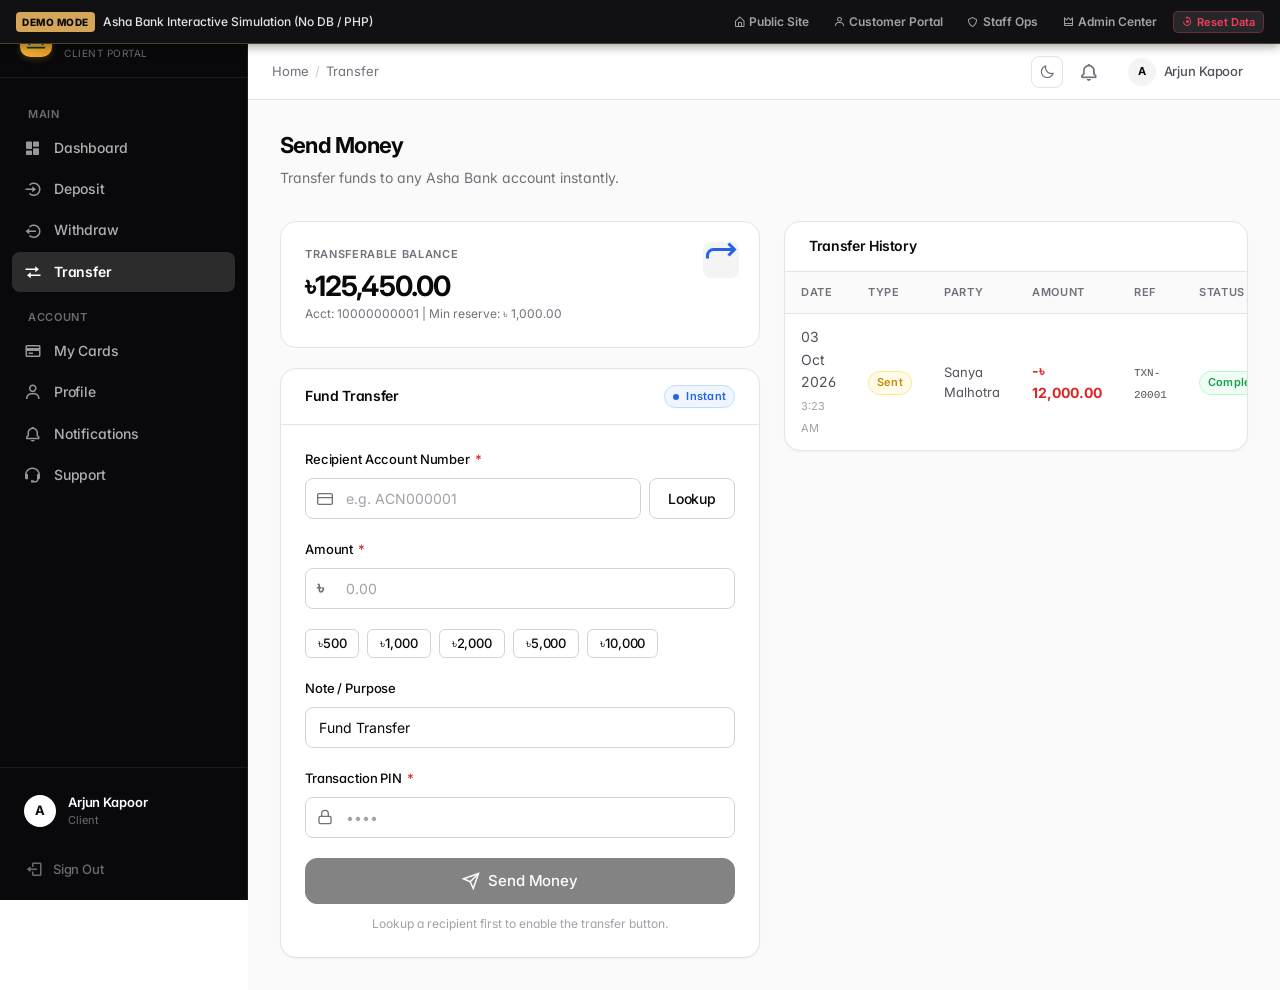
<file: demo-web/transfer.html>
<!DOCTYPE html>
<html lang="en" data-theme="light">
<head>
    <meta charset="UTF-8">
    <meta name="viewport" content="width=device-width, initial-scale=1.0">
    <meta name="robots" content="noindex, nofollow">
    <title>Transfer — Asha Bank</title>
    <link rel="preconnect" href="https://fonts.googleapis.com">
    <link rel="preconnect" href="https://fonts.gstatic.com" crossorigin>
    <link href="https://fonts.googleapis.com/css2?family=Inter:ital,opsz,wght@0,14..32,100..900;1,14..32,100..900&display=swap" rel="stylesheet">
    <link href="https://unpkg.com/boxicons@2.1.4/css/boxicons.min.css" rel="stylesheet">
    <link rel="icon" type="image/svg+xml" href="../assets/images/favicon.svg">
    <link rel="alternate icon" href="../favicon.svg">
    <link rel="stylesheet" href="../assets/css/style.css">
    <link rel="stylesheet" href="../assets/css/components.css">
</head>
<body>

<!-- Toast container (Bottom-Right) -->
<div id="toastContainer" class="toast-container"></div>


<!-- Desktop Only Gate (Shown on Responsive Mode: mobile & tablet) -->
<div class="desktop-only-gate" aria-hidden="true">
  <div class="dog-backdrop"></div>
  <div class="dog-card">
    <div class="dog-header">
      <div class="dog-logo">
        <span class="dog-logo-mark">
          <svg viewBox="0 0 24 24" fill="none" stroke="#09090B" stroke-width="2.2" stroke-linecap="round" stroke-linejoin="round">
            <path d="M3 21h18M3 10h18M5 10v11M19 10v11M9 10v11M15 10v11M12 3l9 7H3l9-7z"/>
          </svg>
        </span>
        <span class="dog-logo-text">Asha Bank</span>
      </div>
      <span class="dog-badge"><i class='bx bx-desktop'></i> Desktop Only</span>
    </div>

    <div class="dog-icon-circle">
      <div class="dog-icon-glow"></div>
      <svg class="dog-screen-icon" viewBox="0 0 24 24" fill="none" stroke="currentColor" stroke-width="1.8" stroke-linecap="round" stroke-linejoin="round">
        <rect x="2" y="3" width="20" height="14" rx="2" ry="2"></rect>
        <line x1="8" y1="21" x2="16" y2="21"></line>
        <line x1="12" y1="17" x2="12" y2="21"></line>
      </svg>
    </div>

    <h2 class="dog-title">Desktop Mode Required</h2>
    <p class="dog-desc">Asha Bank's transfer operations and account management are currently available in desktop mode only.</p>
    
    <div class="dog-hint">
      <i class='bx bx-info-circle'></i>
      <span>Please open this portal on a laptop or desktop computer (width 1024px or higher) to transfer funds.</span>
    </div>

    <div class="dog-actions">
      <a href="index.html" class="dog-btn dog-btn-primary">
        <i class='bx bx-arrow-back'></i>
        <span>Return to Homepage</span>
      </a>
    </div>
  </div>
</div>

<!-- App layout -->
<div class="app-layout">

<!-- ── Sidebar ──────────────────────────────────────────────── -->
<aside id="sidebar" class="sidebar" aria-label="Main navigation">
    <!-- Logo -->
    <a href="../index.html" class="sidebar-logo">
        <div class="sidebar-logo-mark">
            <svg viewBox="0 0 24 24" fill="none" stroke="#0B3D2E" stroke-width="2.2" stroke-linecap="round"><path d="M4 16a8 8 0 0 1 16 0"/><path d="M12 4v2M4.9 7.9l1.4 1.4M19.1 7.9l-1.4 1.4M2 20h20"/></svg>
        </div>
        <div>
            <div class="sidebar-logo-text">Asha Bank</div>
            <span class="sidebar-logo-sub">Client Portal</span>
        </div>
    </a>

    <!-- Navigation -->
    <nav class="sidebar-nav" aria-label="Navigation">
                <div class="sidebar-section-label">Main</div>
                <a href="dashboard.html"
           class=""
           >
            <i class="bx bxs-dashboard"></i>
            Dashboard                    </a>
                <a href="deposit.html"
           class=""
           >
            <i class="bx bx-log-in-circle"></i>
            Deposit                    </a>
                <a href="withdraw.html"
           class=""
           >
            <i class="bx bx-log-out-circle"></i>
            Withdraw                    </a>
                <a href="transfer.html"
           class="active"
           aria-current="page">
            <i class="bx bx-transfer"></i>
            Transfer                    </a>
                        <div class="sidebar-section-label">Account</div>
                <a href="cards.html"
           class=""
           >
            <i class="bx bx-credit-card"></i>
            My Cards                    </a>
                <a href="profile.html"
           class=""
           >
            <i class="bx bx-user"></i>
            Profile                    </a>
                <a href="dashboard.html"
           class=""
           >
            <i class="bx bx-bell"></i>
            Notifications                    </a>
                <a href="feedback.html"
           class=""
           >
            <i class="bx bx-support"></i>
            Support                    </a>
                    </nav>

    <!-- Footer -->
    <div class="sidebar-footer">
        <div class="sidebar-user">
            <div class="sidebar-avatar dark">A</div>
            <div class="sidebar-user-info">
                <div class="sidebar-user-name">Arjun Kapoor</div>
                <div class="sidebar-user-role">client</div>
            </div>
        </div>
        <a href="login.html" class="btn btn-ghost w-full sidebar-signout" style="justify-content:flex-start;gap:10px;font-size:13px;padding:9px 12px;">
            <i class='bx bx-log-out' style="font-size:18px;"></i>
            Sign Out
        </a>
    </div>
</aside>

<!-- ── Main content ──────────────────────────────────────────── -->
<div class="main-content">

<!-- Topbar -->
<header class="topbar">
    <div class="topbar-left">
        <button id="menuToggle" class="menu-toggle" aria-label="Toggle navigation" aria-controls="sidebar">
            <i class='bx bx-menu'></i>
        </button>
        <div class="topbar-breadcrumb">
            <a href="dashboard.html">Home</a>
                        <span class="sep">/</span>
            <span>Transfer</span>
                    </div>
    </div>
    <div class="topbar-right">
        <!-- Theme toggle -->
        <button class="theme-toggle" id="themeToggle" aria-label="Toggle theme" title="Toggle dark mode">
            <i class='bx bx-moon' id="themeIcon"></i>
        </button>
                <a href="dashboard.html" class="notif-btn" aria-label="0 notifications">
            <i class='bx bx-bell'></i>
                    </a>
                <a href="profile.html"
           class="btn btn-ghost btn-sm" aria-label="Profile" style="gap:8px;">
            <div class="avatar avatar-sm" style="background:var(--bg-muted);color:var(--text-primary);font-size:11px;">A</div>
            <span style="font-size:13px;font-weight:500;color:var(--text-secondary);">Arjun Kapoor</span>
        </a>
    </div>
</header>
<!-- end topbar -->

<div class="page-content">
    <div class="page-header">
        <h1>Send Money</h1>
        <p>Transfer funds to any Asha Bank account instantly.</p>
    </div>

    <div style="display:grid;grid-template-columns:480px 1fr;gap:24px;align-items:start;">

        <div>
            <!-- Balance -->
            <div class="stat-card reveal" style="margin-bottom:20px;">
                <div class="stat-card-icon">
                    <svg viewBox="0 0 24 24" fill="none" stroke="var(--blue)" stroke-width="2"><polyline points="17 1 21 5 17 9"/><path d="M3 11V9a4 4 0 0 1 4-4h14"/></svg>
                </div>
                <div class="stat-card-label">Transferable Balance</div>
                <div class="stat-card-value">৳ 76,999.50</div>
                <div class="stat-card-sub">Acct: 10000000001 | Min reserve: ৳ 1,000.00</div>
            </div>

            <div class="card reveal">
                <div class="card-header">
                    <h4>Fund Transfer</h4>
                    <span class="badge badge-info">
                        <span class="status-dot blue"></span> Instant
                    </span>
                </div>
                <div class="card-body">
                    
                    <form method="POST" action="#" id="transferForm" data-loading>
                        <input type="hidden" name="_csrf" value="3032b7c8d085d9b5fc8a99ca374fccf5ddf5300d046bf5982eee627fa7030e79"><input type="hidden" name="csrf_token" value="3032b7c8d085d9b5fc8a99ca374fccf5ddf5300d046bf5982eee627fa7030e79">                        <input type="hidden" name="to_customer_id" id="toCustomerId" value="">
                        <input type="hidden" name="to_account_id"  id="toAccountId"  value="">

                        <!-- Step 1: Recipient lookup -->
                        <div class="form-group">
                            <label class="form-label" for="to_account">Recipient Account Number <span class="required">*</span></label>
                            <div style="display:flex;gap:8px;">
                                <div class="input-group" style="flex:1;">
                                    <span class="input-icon">
                                        <svg viewBox="0 0 24 24" fill="none" stroke="currentColor" stroke-width="2" width="16"><rect x="1" y="4" width="22" height="16" rx="2"/><line x1="1" y1="10" x2="23" y2="10"/></svg>
                                    </span>
                                    <input type="text" id="to_account" name="to_account" class="form-control"
                                           placeholder="e.g. ACN000001"
                                           autocomplete="off" required>
                                </div>
                                <button type="button" id="lookupBtn" class="btn btn-outline">Lookup</button>
                            </div>
                        </div>

                        <!-- Recipient info box -->
                        <div id="recipientBox" style="display:none;background:var(--blue-light);border:1px solid #bbdefb;border-radius:12px;padding:14px;margin-bottom:20px;">
                            <div style="font-size:11px;font-weight:600;letter-spacing:.07em;text-transform:uppercase;color:var(--blue);margin-bottom:8px;">Recipient Found</div>
                            <div style="display:flex;align-items:center;gap:12px;">
                                <div style="width:36px;height:36px;background:var(--blue);border-radius:50%;display:flex;align-items:center;justify-content:center;color:white;font-weight:700;" id="recipientInitial">?</div>
                                <div>
                                    <div style="font-size:15px;font-weight:600;color:var(--ink);" id="recipientName">—</div>
                                    <div style="font-size:12px;color:var(--ink-muted);" id="recipientType">—</div>
                                </div>
                            </div>
                        </div>
                        <div id="lookupError" style="display:none;" class="alert alert-danger" role="alert">
                            <svg viewBox="0 0 24 24" fill="none" stroke="currentColor" stroke-width="2" width="16"><circle cx="12" cy="12" r="10"/><line x1="15" y1="9" x2="9" y2="15"/><line x1="9" y1="9" x2="15" y2="15"/></svg>
                            <span id="lookupErrorText"></span>
                        </div>

                        <div class="form-group">
                            <label class="form-label" for="amount">Amount <span class="required">*</span></label>
                            <div class="input-group">
                                <span class="input-icon" style="font-weight:600;color:var(--ink-muted);">৳</span>
                                <input type="number" id="amount" name="amount" class="form-control"
                                       step="0.01" min="1" max="76999.5"
                                       placeholder="0.00" required>
                            </div>
                        </div>

                        <!-- Quick amounts -->
                        <div style="display:flex;gap:8px;margin-bottom:20px;flex-wrap:wrap;">
                                                        <button type="button" class="btn btn-outline btn-sm" onclick="document.getElementById('amount').value=500;updateTransferSummary()">
                                ৳500                            </button>
                                                        <button type="button" class="btn btn-outline btn-sm" onclick="document.getElementById('amount').value=1000;updateTransferSummary()">
                                ৳1,000                            </button>
                                                        <button type="button" class="btn btn-outline btn-sm" onclick="document.getElementById('amount').value=2000;updateTransferSummary()">
                                ৳2,000                            </button>
                                                        <button type="button" class="btn btn-outline btn-sm" onclick="document.getElementById('amount').value=5000;updateTransferSummary()">
                                ৳5,000                            </button>
                                                        <button type="button" class="btn btn-outline btn-sm" onclick="document.getElementById('amount').value=10000;updateTransferSummary()">
                                ৳10,000                            </button>
                                                    </div>

                        <div class="form-group">
                            <label class="form-label" for="description">Note / Purpose</label>
                            <input type="text" id="description" name="description" class="form-control"
                                   value="Fund Transfer" maxlength="255" placeholder="e.g. Rent payment">
                        </div>

                        <div class="form-group">
                            <label class="form-label" for="pin">Transaction PIN <span class="required">*</span></label>
                            <div class="input-group">
                                <span class="input-icon">
                                    <svg viewBox="0 0 24 24" fill="none" stroke="currentColor" stroke-width="2" width="16"><rect x="3" y="11" width="18" height="11" rx="2"/><path d="M7 11V7a5 5 0 0 1 10 0v4"/></svg>
                                </span>
                                <input type="password" id="pin" name="pin" class="form-control"
                                       maxlength="6" pattern="[0-9]{4,6}" placeholder="••••"
                                       autocomplete="off" required inputmode="numeric">
                            </div>
                        </div>

                        <!-- Summary -->
                        <div id="transferSummary" style="display:none;background:#e8f5e9;border:1px solid #c8e6c9;border-radius:12px;padding:16px;margin-bottom:20px;">
                            <div style="font-size:12px;font-weight:600;letter-spacing:.07em;text-transform:uppercase;color:var(--green);margin-bottom:10px;">Transfer Summary</div>
                            <div style="display:flex;justify-content:space-between;margin-bottom:6px;">
                                <span style="font-size:13px;color:var(--ink-muted);">Send Amount</span>
                                <span style="font-size:13px;font-weight:600;" id="tSummaryAmount">৳0</span>
                            </div>
                            <div style="display:flex;justify-content:space-between;margin-bottom:6px;">
                                <span style="font-size:13px;color:var(--ink-muted);">Fee</span>
                                <span style="font-size:13px;font-weight:600;color:var(--green);">Free</span>
                            </div>
                            <div style="height:1px;background:#c8e6c9;margin:8px 0;"></div>
                            <div style="display:flex;justify-content:space-between;">
                                <span style="font-size:13px;font-weight:600;">Your Balance After</span>
                                <span style="font-size:15px;font-weight:700;" id="tSummaryBalance">—</span>
                            </div>
                        </div>

                        <button type="submit" class="btn btn-primary w-full btn-lg" id="transferSubmitBtn" disabled>
                            <svg viewBox="0 0 24 24" fill="none" stroke="currentColor" stroke-width="2" width="18" height="18"><line x1="22" y1="2" x2="11" y2="13"/><polygon points="22 2 15 22 11 13 2 9 22 2"/></svg>
                            Send Money
                        </button>
                        <div style="font-size:12px;color:var(--ink-faint);text-align:center;margin-top:10px;">Lookup a recipient first to enable the transfer button.</div>
                    </form>
                </div>
            </div>
        </div>

        <!-- Transfer history -->
        <div class="card reveal">
            <div class="card-header"><h4>Transfer History</h4></div>
                        <div class="table-wrapper">
                <table>
                    <thead>
                        <tr><th>Date</th><th>Type</th><th>Party</th><th>Amount</th><th>Ref</th><th>Status</th></tr>
                    </thead>
                    <tbody>
                                                <tr>
                            <td>03 Oct 2026<br><span style="font-size:11px;color:var(--ink-faint);">3:23 AM</span></td>
                            <td><span class="badge badge-warning">Sent</span></td>
                            <td style="font-size:13px;">Sanya Malhotra</td>
                            <td><strong style="color:var(--red);">-৳ 12,000.00</strong></td>
                            <td><code style="font-size:11px;">TXN-20001</code></td>
                            <td><span class="badge badge-success">Completed</span></td>
                        </tr>
                                            </tbody>
                </table>
            </div>
                    </div>
    </div>
</div>

<script>
const availBal = 76999.5;
const totalBal = 77999.5;
let recipientFound = false;

// Recipient lookup
document.getElementById('lookupBtn').addEventListener('click', async () => {
    const acn = document.getElementById('to_account').value.trim();
    if (!acn) { showLookupError('Please enter an account number.'); return; }

    const btn = document.getElementById('lookupBtn');
    btn.textContent = '...'; btn.disabled = true;

    try {
        let d = null;
        try {
            const r = await fetch('transfer.php?ajax=lookup&acn=' + encodeURIComponent(acn));
            d = await r.json();
        } catch(err) {
            d = {
                success: true,
                id: 'CUST-802',
                accountId: 'ACC-904',
                name: 'Sanya Malhotra',
                type: 'Savings Account',
                account: acn
            };
        }

        if (d && d.success) {
            document.getElementById('toCustomerId').value = d.id;
            document.getElementById('toAccountId').value  = d.accountId;
            document.getElementById('recipientName').textContent  = d.name;
            document.getElementById('recipientType').textContent  = d.type + ' · ' + d.account;
            document.getElementById('recipientInitial').textContent = d.name.charAt(0).toUpperCase();
            document.getElementById('recipientBox').style.display = 'block';
            document.getElementById('lookupError').style.display  = 'none';
            document.getElementById('transferSubmitBtn').disabled = false;
            recipientFound = true;
        } else {
            showLookupError(d ? d.error : 'Account not found.');
            document.getElementById('recipientBox').style.display  = 'none';
            document.getElementById('transferSubmitBtn').disabled  = true;
            recipientFound = false;
        }
    } catch (e) {
        showLookupError('Lookup failed. Please check the account number.');
    } finally {
        btn.textContent = 'Lookup'; btn.disabled = false;
    }
});

function showLookupError(msg) {
    document.getElementById('lookupErrorText').textContent = msg;
    document.getElementById('lookupError').style.display = 'flex';
}

function updateTransferSummary() {
    const val = parseFloat(document.getElementById('amount').value) || 0;
    const summary = document.getElementById('transferSummary');
    if (val > 0) {
        summary.style.display = 'block';
        document.getElementById('tSummaryAmount').textContent = '৳' + val.toLocaleString('en-IN', {minimumFractionDigits:2,maximumFractionDigits:2});
        const remain = Math.max(0, totalBal - val);
        document.getElementById('tSummaryBalance').textContent = '৳' + remain.toLocaleString('en-IN', {minimumFractionDigits:2,maximumFractionDigits:2});
    } else {
        summary.style.display = 'none';
    }
}
document.getElementById('amount').addEventListener('input', updateTransferSummary);

// Enter key triggers lookup
document.getElementById('to_account').addEventListener('keydown', (e) => {
    if (e.key === 'Enter') { e.preventDefault(); document.getElementById('lookupBtn').click(); }
});
</script>

</div><!-- .main-content -->
</div><!-- .app-layout -->

<script src="../assets/js/main.js"></script>

<script src="demo-app.js"></script>
<script src="../assets/js/main.js"></script>
<script>
document.addEventListener('DOMContentLoaded', () => {
  const balEl = document.querySelector('.stat-card-value, .balance-display, [style*="color:#16A34A"]');
  if (balEl) balEl.textContent = window.BMS.formatBDT(window.BMS.state.user.balance);

  const form = document.querySelector('form');
  if (form) {
    form.addEventListener('submit', (e) => {
      e.preventDefault();
      const acc = document.getElementById('account_number')?.value || document.querySelector('input[type="text"]')?.value || '0184920194';
      const amtInput = document.getElementById('amount') || document.querySelector('input[name="amount"]') || document.querySelector('input[type="number"]');
      const amt = parseFloat(amtInput?.value || 0);
      const descInput = document.getElementById('description') || document.querySelector('input[name="description"]');
      const desc = descInput?.value || 'Instant Transfer';

      if (!amt || amt <= 0) {
        window.BMS.showToast('Invalid Amount', 'Please enter a valid transfer amount.', 'danger');
        return;
      }

      const res = window.BMS.addTransaction({
        type: 'Peer Transfer',
        desc: `Transfer to A/C ${acc} (${desc})`,
        amount: amt,
        direction: 'out'
      });

      if (res) {
        window.BMS.showToast('Transfer Completed', `Successfully sent ${window.BMS.formatBDT(amt)} to A/C ${acc}`, 'success');
        setTimeout(() => {
          window.location.href = 'dashboard.html';
        }, 900);
      }
    });
  }
});
</script>
</body>

</html>
</file>
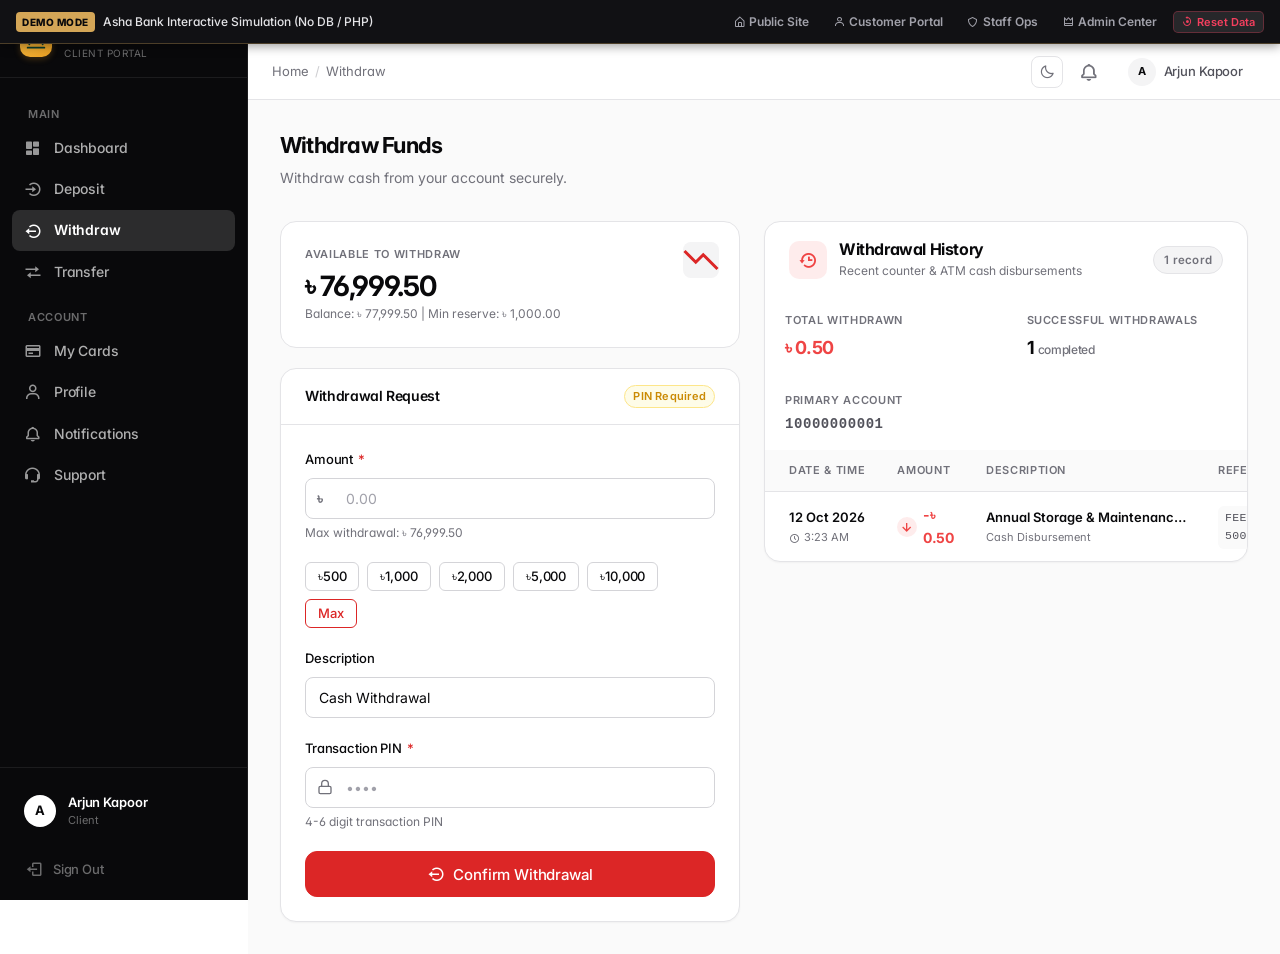
<file: demo-web/withdraw.html>
<!DOCTYPE html>
<html lang="en" data-theme="light">
<head>
    <meta charset="UTF-8">
    <meta name="viewport" content="width=device-width, initial-scale=1.0">
    <meta name="robots" content="noindex, nofollow">
    <title>Withdraw — Asha Bank</title>
    <link rel="preconnect" href="https://fonts.googleapis.com">
    <link rel="preconnect" href="https://fonts.gstatic.com" crossorigin>
    <link href="https://fonts.googleapis.com/css2?family=Inter:ital,opsz,wght@0,14..32,100..900;1,14..32,100..900&display=swap" rel="stylesheet">
    <link href="https://unpkg.com/boxicons@2.1.4/css/boxicons.min.css" rel="stylesheet">
    <link rel="icon" type="image/svg+xml" href="../assets/images/favicon.svg">
    <link rel="alternate icon" href="../favicon.svg">
    <link rel="stylesheet" href="../assets/css/style.css">
    <link rel="stylesheet" href="../assets/css/components.css">
</head>
<body>

<!-- Toast container (Bottom-Right) -->
<div id="toastContainer" class="toast-container"></div>


<!-- Desktop Only Gate (Shown on Responsive Mode: mobile & tablet) -->
<div class="desktop-only-gate" aria-hidden="true">
  <div class="dog-backdrop"></div>
  <div class="dog-card">
    <div class="dog-header">
      <div class="dog-logo">
        <span class="dog-logo-mark">
          <svg viewBox="0 0 24 24" fill="none" stroke="#09090B" stroke-width="2.2" stroke-linecap="round" stroke-linejoin="round">
            <path d="M3 21h18M3 10h18M5 10v11M19 10v11M9 10v11M15 10v11M12 3l9 7H3l9-7z"/>
          </svg>
        </span>
        <span class="dog-logo-text">Asha Bank</span>
      </div>
      <span class="dog-badge"><i class='bx bx-desktop'></i> Desktop Only</span>
    </div>

    <div class="dog-icon-circle">
      <div class="dog-icon-glow"></div>
      <svg class="dog-screen-icon" viewBox="0 0 24 24" fill="none" stroke="currentColor" stroke-width="1.8" stroke-linecap="round" stroke-linejoin="round">
        <rect x="2" y="3" width="20" height="14" rx="2" ry="2"></rect>
        <line x1="8" y1="21" x2="16" y2="21"></line>
        <line x1="12" y1="17" x2="12" y2="21"></line>
      </svg>
    </div>

    <h2 class="dog-title">Desktop Mode Required</h2>
    <p class="dog-desc">Asha Bank's withdrawal operations and account management are currently available in desktop mode only.</p>
    
    <div class="dog-hint">
      <i class='bx bx-info-circle'></i>
      <span>Please open this portal on a laptop or desktop computer (width 1024px or higher) to withdraw funds.</span>
    </div>

    <div class="dog-actions">
      <a href="index.html" class="dog-btn dog-btn-primary">
        <i class='bx bx-arrow-back'></i>
        <span>Return to Homepage</span>
      </a>
    </div>
  </div>
</div>

<!-- App layout -->
<div class="app-layout">

<!-- ── Sidebar ──────────────────────────────────────────────── -->
<aside id="sidebar" class="sidebar" aria-label="Main navigation">
    <!-- Logo -->
    <a href="../index.html" class="sidebar-logo">
        <div class="sidebar-logo-mark">
            <svg viewBox="0 0 24 24" fill="none" stroke="#0B3D2E" stroke-width="2.2" stroke-linecap="round"><path d="M4 16a8 8 0 0 1 16 0"/><path d="M12 4v2M4.9 7.9l1.4 1.4M19.1 7.9l-1.4 1.4M2 20h20"/></svg>
        </div>
        <div>
            <div class="sidebar-logo-text">Asha Bank</div>
            <span class="sidebar-logo-sub">Client Portal</span>
        </div>
    </a>

    <!-- Navigation -->
    <nav class="sidebar-nav" aria-label="Navigation">
                <div class="sidebar-section-label">Main</div>
                <a href="dashboard.html"
           class=""
           >
            <i class="bx bxs-dashboard"></i>
            Dashboard                    </a>
                <a href="deposit.html"
           class=""
           >
            <i class="bx bx-log-in-circle"></i>
            Deposit                    </a>
                <a href="withdraw.html"
           class="active"
           aria-current="page">
            <i class="bx bx-log-out-circle"></i>
            Withdraw                    </a>
                <a href="transfer.html"
           class=""
           >
            <i class="bx bx-transfer"></i>
            Transfer                    </a>
                        <div class="sidebar-section-label">Account</div>
                <a href="cards.html"
           class=""
           >
            <i class="bx bx-credit-card"></i>
            My Cards                    </a>
                <a href="profile.html"
           class=""
           >
            <i class="bx bx-user"></i>
            Profile                    </a>
                <a href="dashboard.html"
           class=""
           >
            <i class="bx bx-bell"></i>
            Notifications                    </a>
                <a href="feedback.html"
           class=""
           >
            <i class="bx bx-support"></i>
            Support                    </a>
                    </nav>

    <!-- Footer -->
    <div class="sidebar-footer">
        <div class="sidebar-user">
            <div class="sidebar-avatar dark">A</div>
            <div class="sidebar-user-info">
                <div class="sidebar-user-name">Arjun Kapoor</div>
                <div class="sidebar-user-role">client</div>
            </div>
        </div>
        <a href="login.html" class="btn btn-ghost w-full sidebar-signout" style="justify-content:flex-start;gap:10px;font-size:13px;padding:9px 12px;">
            <i class='bx bx-log-out' style="font-size:18px;"></i>
            Sign Out
        </a>
    </div>
</aside>

<!-- ── Main content ──────────────────────────────────────────── -->
<div class="main-content">

<!-- Topbar -->
<header class="topbar">
    <div class="topbar-left">
        <button id="menuToggle" class="menu-toggle" aria-label="Toggle navigation" aria-controls="sidebar">
            <i class='bx bx-menu'></i>
        </button>
        <div class="topbar-breadcrumb">
            <a href="dashboard.html">Home</a>
                        <span class="sep">/</span>
            <span>Withdraw</span>
                    </div>
    </div>
    <div class="topbar-right">
        <!-- Theme toggle -->
        <button class="theme-toggle" id="themeToggle" aria-label="Toggle theme" title="Toggle dark mode">
            <i class='bx bx-moon' id="themeIcon"></i>
        </button>
                <a href="dashboard.html" class="notif-btn" aria-label="0 notifications">
            <i class='bx bx-bell'></i>
                    </a>
                <a href="profile.html"
           class="btn btn-ghost btn-sm" aria-label="Profile" style="gap:8px;">
            <div class="avatar avatar-sm" style="background:var(--bg-muted);color:var(--text-primary);font-size:11px;">A</div>
            <span style="font-size:13px;font-weight:500;color:var(--text-secondary);">Arjun Kapoor</span>
        </a>
    </div>
</header>
<!-- end topbar -->

<div class="page-content">
    <div class="page-header">
        <h1>Withdraw Funds</h1>
        <p>Withdraw cash from your account securely.</p>
    </div>

    <div class="transaction-page-grid" style="display:grid;grid-template-columns:460px 1fr;gap:24px;align-items:start;">

        <div>
            <!-- Balance indicator -->
            <div class="stat-card reveal" style="margin-bottom:20px;">
                <div class="stat-card-icon">
                    <svg viewBox="0 0 24 24" fill="none" stroke="var(--red)" stroke-width="2"><polyline points="23 18 13.5 8.5 8.5 13.5 1 6"/></svg>
                </div>
                <div class="stat-card-label">Available to Withdraw</div>
                <div class="stat-card-value" style="color:var(--ink);">৳ 76,999.50</div>
                <div class="stat-card-sub">Balance: ৳ 77,999.50 | Min reserve: ৳ 1,000.00</div>
            </div>

            <div class="card reveal">
                <div class="card-header">
                    <h4>Withdrawal Request</h4>
                    <span class="badge badge-warning">PIN Required</span>
                </div>
                <div class="card-body">
                    
                    <form method="POST" action="#" data-loading>
                        <input type="hidden" name="_csrf" value="3032b7c8d085d9b5fc8a99ca374fccf5ddf5300d046bf5982eee627fa7030e79"><input type="hidden" name="csrf_token" value="3032b7c8d085d9b5fc8a99ca374fccf5ddf5300d046bf5982eee627fa7030e79">
                        <div class="form-group">
                            <label class="form-label" for="amount">Amount <span class="required">*</span></label>
                            <div class="input-group">
                                <span class="input-icon" style="font-weight:600;font-size:15px;color:var(--ink-muted);">৳</span>
                                <input type="number" id="amount" name="amount" class="form-control" step="0.01"
                                       min="1" max="76999.5"
                                       value="" placeholder="0.00" required>
                            </div>
                            <div class="form-helper">Max withdrawal: ৳ 76,999.50</div>
                        </div>

                        <!-- Quick amounts -->
                        <div style="display:flex;gap:8px;margin-bottom:20px;flex-wrap:wrap;">
                                                        <button type="button" class="btn btn-outline btn-sm" onclick="document.getElementById('amount').value=500;updateSummary()">
                                ৳500                            </button>
                                                        <button type="button" class="btn btn-outline btn-sm" onclick="document.getElementById('amount').value=1000;updateSummary()">
                                ৳1,000                            </button>
                                                        <button type="button" class="btn btn-outline btn-sm" onclick="document.getElementById('amount').value=2000;updateSummary()">
                                ৳2,000                            </button>
                                                        <button type="button" class="btn btn-outline btn-sm" onclick="document.getElementById('amount').value=5000;updateSummary()">
                                ৳5,000                            </button>
                                                        <button type="button" class="btn btn-outline btn-sm" onclick="document.getElementById('amount').value=10000;updateSummary()">
                                ৳10,000                            </button>
                                                                                    <button type="button" class="btn btn-outline btn-sm" onclick="document.getElementById('amount').value=76999;updateSummary()" style="color:var(--red);border-color:var(--red);">Max</button>
                                                    </div>

                        <div class="form-group">
                            <label class="form-label" for="description">Description</label>
                            <input type="text" id="description" name="description" class="form-control"
                                   value="Cash Withdrawal" maxlength="255" placeholder="Purpose of withdrawal">
                        </div>

                        <div class="form-group">
                            <label class="form-label" for="pin">Transaction PIN <span class="required">*</span></label>
                            <div class="input-group">
                                <span class="input-icon">
                                    <svg viewBox="0 0 24 24" fill="none" stroke="currentColor" stroke-width="2" width="16" height="16"><rect x="3" y="11" width="18" height="11" rx="2"/><path d="M7 11V7a5 5 0 0 1 10 0v4"/></svg>
                                </span>
                                <input type="password" id="pin" name="pin" class="form-control"
                                       maxlength="6" pattern="[0-9]{4,6}" placeholder="••••"
                                       autocomplete="off" required inputmode="numeric">
                            </div>
                            <div class="form-helper">4-6 digit transaction PIN</div>
                        </div>

                        <!-- Summary -->
                        <div id="withdrawSummary" style="display:none;background:var(--bg-subtle);border:1px solid var(--border-subtle);border-radius:12px;padding:16px;margin-bottom:20px;">
                            <div style="font-size:11.5px;font-weight:700;letter-spacing:.08em;text-transform:uppercase;color:var(--text-muted);margin-bottom:10px;display:flex;align-items:center;gap:6px;">
                                <i class='bx bx-calculator'></i> Transaction Summary
                            </div>
                            <div style="display:flex;justify-content:space-between;margin-bottom:6px;">
                                <span style="font-size:13px;color:var(--text-muted);">Withdraw Amount</span>
                                <span style="font-size:13px;font-weight:600;color:var(--red);" id="wSummaryAmount">৳0.00</span>
                            </div>
                            <div style="display:flex;justify-content:space-between;margin-bottom:6px;">
                                <span style="font-size:13px;color:var(--text-muted);">Processing Fee</span>
                                <span style="font-size:13px;font-weight:600;color:var(--green);">৳0.00 (Free)</span>
                            </div>
                            <div style="height:1px;background:var(--border-subtle);margin:10px 0;"></div>
                            <div style="display:flex;justify-content:space-between;align-items:center;">
                                <span style="font-size:13px;font-weight:600;color:var(--text-primary);">Remaining Balance</span>
                                <span style="font-size:15px;font-weight:700;" id="wSummaryBalance">৳77,999.50</span>
                            </div>
                        </div>

                        <button type="submit" class="btn btn-danger w-full btn-lg">
                            <i class='bx bx-log-out-circle' style="font-size:18px;"></i>
                            Confirm Withdrawal
                        </button>
                    </form>
                </div>
            </div>
        </div>

        <!-- History -->
        <div class="card reveal" style="overflow:hidden;">
            <div class="card-header" style="display:flex;align-items:center;justify-content:space-between;flex-wrap:wrap;gap:12px;padding:18px 24px;border-bottom:1px solid var(--border-subtle);">
                <div style="display:flex;align-items:center;gap:12px;">
                    <div style="width:38px;height:38px;border-radius:10px;background:rgba(239,68,68,0.1);color:#EF4444;display:flex;align-items:center;justify-content:center;font-size:20px;flex-shrink:0;">
                        <i class='bx bx-history'></i>
                    </div>
                    <div>
                        <h4 style="margin:0;font-size:16px;font-weight:700;">Withdrawal History</h4>
                        <p style="margin:2px 0 0;font-size:12px;color:var(--text-muted);">Recent counter & ATM cash disbursements</p>
                    </div>
                </div>
                <div style="display:flex;align-items:center;gap:8px;">
                    <span class="badge badge-neutral" style="font-size:11.5px;padding:4px 10px;">
                        1 record                    </span>
                </div>
            </div>

            <!-- Mini Summary Metrics Strip -->
            <div style="display:grid;grid-template-columns:repeat(auto-fit, minmax(180px, 1fr));gap:1px;background:var(--border-subtle);border-bottom:1px solid var(--border-subtle);">
                <div style="background:var(--bg-card);padding:14px 20px;">
                    <div style="font-size:11px;font-weight:600;letter-spacing:0.06em;text-transform:uppercase;color:var(--text-muted);margin-bottom:4px;">Total Withdrawn</div>
                    <div style="font-size:18px;font-weight:700;color:#EF4444;letter-spacing:-0.02em;">
                        ৳ 0.50                    </div>
                </div>
                <div style="background:var(--bg-card);padding:14px 20px;">
                    <div style="font-size:11px;font-weight:600;letter-spacing:0.06em;text-transform:uppercase;color:var(--text-muted);margin-bottom:4px;">Successful Withdrawals</div>
                    <div style="font-size:18px;font-weight:700;color:var(--text-primary);letter-spacing:-0.02em;">
                        1 <span style="font-size:12px;font-weight:500;color:var(--text-muted);">completed</span>
                    </div>
                </div>
                <div style="background:var(--bg-card);padding:14px 20px;">
                    <div style="font-size:11px;font-weight:600;letter-spacing:0.06em;text-transform:uppercase;color:var(--text-muted);margin-bottom:4px;">Primary Account</div>
                    <div style="font-size:14px;font-family:'SF Mono','Fira Code',monospace;font-weight:600;color:var(--text-secondary);letter-spacing:0.04em;">
                        10000000001                    </div>
                </div>
            </div>

                        <div class="table-wrapper">
                <table style="width:100%;margin-bottom:0;">
                    <thead>
                        <tr>
                            <th style="padding-left:24px;">Date & Time</th>
                            <th>Amount</th>
                            <th>Description</th>
                            <th>Reference</th>
                            <th>Status</th>
                            <th style="text-align:right;padding-right:24px;">Receipt</th>
                        </tr>
                    </thead>
                    <tbody>
                                                <tr>
                            <td style="padding-left:24px;">
                                <div style="font-weight:600;color:var(--text-primary);font-size:13px;">12 Oct 2026</div>
                                <div style="font-size:11px;color:var(--text-muted);margin-top:2px;display:flex;align-items:center;gap:4px;">
                                    <i class='bx bx-time-five' style="font-size:11px;"></i> 3:23 AM                                </div>
                            </td>
                            <td>
                                <div style="display:inline-flex;align-items:center;gap:6px;font-weight:700;color:#EF4444;font-size:14px;letter-spacing:-0.02em;">
                                    <i class='bx bx-down-arrow-alt' style="font-size:16px;background:rgba(239,68,68,0.1);border-radius:50%;padding:2px;"></i>
                                    -৳ 0.50                                </div>
                            </td>
                            <td>
                                <div style="font-size:13px;font-weight:600;color:var(--text-primary);max-width:200px;white-space:nowrap;overflow:hidden;text-overflow:ellipsis;" title="Annual Storage &amp; Maintenance Fee (0.001%)">
                                    Annual Storage &amp; Maintenance Fee (0.001%)                                </div>
                                <div style="font-size:11px;color:var(--text-muted);margin-top:1px;">Cash Disbursement</div>
                            </td>
                            <td>
                                <div style="display:inline-flex;align-items:center;gap:6px;">
                                    <code style="font-size:11.5px;font-family:'SF Mono','Fira Code',monospace;padding:3px 7px;background:var(--bg-subtle);border-radius:6px;border:1px solid var(--border-subtle);letter-spacing:0.04em;">
                                        FEE-50001                                    </code>
                                    <button type="button" class="btn btn-ghost btn-sm" style="padding:4px 6px;height:auto;font-size:13px;color:var(--text-muted);"
                                            onclick="copyReference('FEE-50001')" title="Copy reference">
                                        <i class='bx bx-copy'></i>
                                    </button>
                                </div>
                            </td>
                            <td>
                                <span class="badge badge-success" style="display:inline-flex;align-items:center;gap:4px;font-size:11px;padding:3px 8px;">
                                    <i class='bx bx-check-circle'></i>
                                    Completed                                </span>
                            </td>
                            <td style="text-align:right;padding-right:24px;">
                                <button type="button" class="btn btn-outline btn-sm" style="padding:4px 10px;font-size:12px;display:inline-flex;align-items:center;gap:4px;"
                                        onclick="showWithdrawReceipt({&quot;ref&quot;:&quot;FEE-50001&quot;,&quot;amount&quot;:&quot;\u09f3 0.50&quot;,&quot;date&quot;:&quot;12 Oct 2026, 3:23 AM&quot;,&quot;account&quot;:10000000001,&quot;desc&quot;:&quot;Annual Storage &amp; Maintenance Fee (0.001%)&quot;,&quot;status&quot;:&quot;Completed&quot;})">
                                    <i class='bx bx-receipt'></i> Voucher
                                </button>
                            </td>
                        </tr>
                                            </tbody>
                </table>
            </div>
                    </div>
    </div>
</div>

<!-- Receipt Modal -->
<div id="withdrawReceiptModal" style="display:none;position:fixed;inset:0;background:rgba(0,0,0,0.6);z-index:9999;backdrop-filter:blur(4px);align-items:center;justify-content:center;padding:20px;">
    <div style="background:var(--bg-card);border:1px solid var(--border-subtle);border-radius:18px;max-width:440px;width:100%;box-shadow:0 24px 48px rgba(0,0,0,0.25);overflow:hidden;animation:modalIn 0.2s cubic-bezier(0.16,1,0.3,1);">
        <div style="background:linear-gradient(135deg, #1E293B 0%, #0F172A 100%);padding:22px;color:#FFFFFF;position:relative;">
            <button type="button" onclick="closeWithdrawReceipt()" style="position:absolute;top:16px;right:16px;background:rgba(255,255,255,0.15);border:none;color:#FFFFFF;width:28px;height:28px;border-radius:50%;cursor:pointer;display:flex;align-items:center;justify-content:center;font-size:16px;">
                <i class='bx bx-x'></i>
            </button>
            <div style="display:flex;align-items:center;gap:8px;margin-bottom:6px;">
                <div style="width:24px;height:24px;border-radius:6px;background:rgba(255,255,255,0.2);display:flex;align-items:center;justify-content:center;">
                    <i class='bx bx-building-house' style="font-size:14px;"></i>
                </div>
                <span style="font-weight:700;font-size:14px;letter-spacing:-0.01em;">Asha Bank</span>
            </div>
            <h3 style="margin:0 0 2px;color:#FFFFFF;font-size:18px;font-weight:700;">Debit Advice Voucher</h3>
            <div style="font-size:12px;color:rgba(255,255,255,0.7);">Official Cash Withdrawal Receipt</div>
        </div>
        <div style="padding:22px;">
            <div style="text-align:center;padding:12px 0 16px;border-bottom:1px dashed var(--border-subtle);">
                <div style="font-size:11px;font-weight:600;letter-spacing:0.06em;text-transform:uppercase;color:var(--text-muted);margin-bottom:4px;">Amount Debited</div>
                <div id="receiptAmount" style="font-size:26px;font-weight:800;color:#EF4444;letter-spacing:-0.03em;">৳0.00</div>
                <span class="badge badge-success" style="margin-top:6px;display:inline-flex;align-items:center;gap:4px;">
                    <i class='bx bx-check-circle'></i> Completed
                </span>
            </div>

            <div style="display:flex;flex-direction:column;gap:10px;margin:16px 0;">
                <div style="display:flex;justify-content:space-between;font-size:13px;">
                    <span style="color:var(--text-muted);">Reference No</span>
                    <span id="receiptRef" style="font-family:monospace;font-weight:600;color:var(--text-primary);">—</span>
                </div>
                <div style="display:flex;justify-content:space-between;font-size:13px;">
                    <span style="color:var(--text-muted);">Date & Time</span>
                    <span id="receiptDate" style="font-weight:500;color:var(--text-primary);">—</span>
                </div>
                <div style="display:flex;justify-content:space-between;font-size:13px;">
                    <span style="color:var(--text-muted);">Debited Account</span>
                    <span id="receiptAccount" style="font-family:monospace;font-weight:600;color:var(--text-primary);">—</span>
                </div>
                <div style="display:flex;justify-content:space-between;font-size:13px;">
                    <span style="color:var(--text-muted);">Description</span>
                    <span id="receiptDesc" style="font-weight:500;color:var(--text-primary);max-width:200px;text-align:right;">Cash Withdrawal</span>
                </div>
                <div style="display:flex;justify-content:space-between;font-size:13px;">
                    <span style="color:var(--text-muted);">Service Fee</span>
                    <span style="font-weight:600;color:var(--green);">৳0.00</span>
                </div>
            </div>

            <div style="display:flex;gap:10px;margin-top:20px;">
                <button type="button" class="btn btn-outline" style="flex:1;" onclick="window.print()">
                    <i class='bx bx-printer'></i> Print Voucher
                </button>
                <button type="button" class="btn btn-primary" style="flex:1;" onclick="closeWithdrawReceipt()">
                    Done
                </button>
            </div>
        </div>
    </div>
</div>

<script>
const currentBalance = 77999.5;
const minBalance     = 1000;
const amountInput    = document.getElementById('amount');

function updateSummary() {
    const val = parseFloat(amountInput.value) || 0;
    const summary = document.getElementById('withdrawSummary');
    if (val > 0) {
        summary.style.display = 'block';
        document.getElementById('wSummaryAmount').textContent = '৳' + val.toLocaleString('en-IN', {minimumFractionDigits:2,maximumFractionDigits:2});
        const remain = Math.max(0, currentBalance - val);
        const remainEl = document.getElementById('wSummaryBalance');
        remainEl.textContent = '৳' + remain.toLocaleString('en-IN', {minimumFractionDigits:2,maximumFractionDigits:2});
        remainEl.style.color = remain <= minBalance ? 'var(--red)' : 'var(--green)';
    } else {
        summary.style.display = 'none';
    }
}
if (amountInput) {
    amountInput.addEventListener('input', updateSummary);
}

function copyReference(ref) {
    navigator.clipboard.writeText(ref).then(function() {
        if (typeof showToast === 'function') {
            showToast('Reference copied: ' + ref, 'success');
        } else {
            alert('Reference copied: ' + ref);
        }
    }).catch(function() {
        prompt('Copy reference number:', ref);
    });
}

function showWithdrawReceipt(data) {
    document.getElementById('receiptAmount').textContent  = '-' + data.amount;
    document.getElementById('receiptRef').textContent     = data.ref;
    document.getElementById('receiptDate').textContent    = data.date;
    document.getElementById('receiptAccount').textContent = data.account;
    document.getElementById('receiptDesc').textContent    = data.desc;
    const modal = document.getElementById('withdrawReceiptModal');
    modal.style.display = 'flex';
}

function closeWithdrawReceipt() {
    document.getElementById('withdrawReceiptModal').style.display = 'none';
}

document.addEventListener('keydown', function(e) {
    if (e.key === 'Escape') closeWithdrawReceipt();
});
</script>

</div><!-- .main-content -->
</div><!-- .app-layout -->

<script src="../assets/js/main.js"></script>

<script src="demo-app.js"></script>
<script src="../assets/js/main.js"></script>
<script>
document.addEventListener('DOMContentLoaded', () => {
  const form = document.querySelector('form');
  if (form) {
    form.addEventListener('submit', (e) => {
      e.preventDefault();
      const amtInput = document.getElementById('amount') || document.querySelector('input[name="amount"]') || document.querySelector('input[type="number"]');
      const amt = parseFloat(amtInput?.value || 0);

      if (!amt || amt <= 0) {
        window.BMS.showToast('Invalid Amount', 'Please enter a valid amount.', 'danger');
        return;
      }

      const otp = Math.floor(100000 + Math.random()*900000);
      const res = window.BMS.addTransaction({
        type: 'Cash Withdrawal',
        desc: `ATM Withdrawal Token #${otp}`,
        amount: amt,
        direction: 'out'
      });

      if (res) {
        alert(`Withdrawal Authorized!\n\nYour 6-Digit ATM Token: ${otp}\nValid for 15 minutes at any Asha Bank ATM terminal.\n\nDebited: ${window.BMS.formatBDT(amt)}`);
        window.location.href = 'dashboard.html';
      }
    });
  }
});
</script>
</body>

</html>
</file>
<file: assets/css/components.css>
/* ═══════════════════════════════════════════════════════════════
   ASHA BANK — DASHBOARD COMPONENTS v2.0
   shadcn/ui inspired • Minimal SaaS
   ═══════════════════════════════════════════════════════════════ */

/* ── Bank Card (Credit/Debit) ─────────────────────────────── */
.bank-card {
    background: linear-gradient(135deg, var(--gray-900) 0%, var(--gray-800) 100%);
    border-radius: var(--r-xl);
    padding: var(--sp-6);
    color: #FFFFFF;
    position: relative;
    overflow: hidden;
    aspect-ratio: 1.586;
    width: 100%;
    max-width: 400px;
    box-shadow: 0 18px 36px -10px rgba(0,0,0,0.38), 0 0 0 1px rgba(255,255,255,0.12) inset;
    border: none;
    transition: transform var(--dur-md) var(--ease), box-shadow var(--dur-md) var(--ease);
}
.bank-card:hover {
    transform: translateY(-3px) scale(1.01);
    box-shadow: 0 24px 44px -10px rgba(0,0,0,0.48), 0 0 0 1px rgba(255,255,255,0.2) inset;
}
.bank-card::before {
    content: '';
    position: absolute;
    top: -50%;
    right: -20%;
    width: 250px;
    height: 250px;
    background: radial-gradient(circle, rgba(255,255,255,0.06) 0%, transparent 70%);
    border-radius: 50%;
    pointer-events: none;
}
.bank-card::after {
    content: '';
    position: absolute;
    bottom: -30%;
    left: -10%;
    width: 180px;
    height: 180px;
    background: radial-gradient(circle, rgba(255,255,255,0.04) 0%, transparent 70%);
    border-radius: 50%;
    pointer-events: none;
}
.bank-card-header {
    display: flex;
    justify-content: space-between;
    align-items: flex-start;
    margin-bottom: var(--sp-8);
    position: relative;
    z-index: 1;
}
.bank-card-logo {
    font-size: 18px;
    font-weight: 700;
    letter-spacing: -0.04em;
}
.bank-card-chip {
    width: 36px;
    height: 28px;
    background: linear-gradient(135deg, #d4a843 0%, #b8860b 100%);
    border-radius: 5px;
}
.bank-card-number {
    font-size: 16px;
    font-weight: 500;
    letter-spacing: 0.15em;
    font-family: var(--font-mono);
    color: rgba(255,255,255,0.9);
    margin-bottom: var(--sp-5);
    position: relative;
    z-index: 1;
}
.bank-card-footer {
    display: flex;
    align-items: flex-end;
    justify-content: space-between;
    position: relative;
    z-index: 1;
}
.bank-card-label {
    font-size: 9px;
    text-transform: uppercase;
    letter-spacing: 0.1em;
    color: rgba(255,255,255,0.45);
    margin-bottom: 2px;
}
.bank-card-value {
    font-size: 13px;
    font-weight: 600;
    color: rgba(255,255,255,0.9);
    letter-spacing: 0.02em;
}
.bank-card-network {
    font-size: 22px;
    opacity: 0.7;
}

/* Card tiers */
.bank-card.tier-classic {
    background: linear-gradient(135deg, #1E293B 0%, #334155 100%);
}
.bank-card.tier-silver {
    background: linear-gradient(135deg, #52525B 0%, #3F3F46 100%);
}
.bank-card.tier-gold {
    background: linear-gradient(135deg, #92400E 0%, #B45309 100%);
}
.bank-card.tier-platinum {
    background: linear-gradient(135deg, #0F172A 0%, #1E293B 100%);
}
.bank-card.tier-black-edition {
    background: linear-gradient(135deg, #09090B 0%, #18181B 50%, #000000 100%);
    box-shadow: 0 18px 36px -10px rgba(0,0,0,0.6), 0 0 0 1px rgba(234,179,8,0.2) inset;
}

/* ── Transaction row ──────────────────────────────────────── */
.txn-row,
.txn-item {
    display: flex;
    align-items: center;
    gap: var(--sp-4);
    padding: 14px 4px;
    border-bottom: 1px solid var(--border);
    transition: background var(--dur), padding var(--dur);
}
.txn-row:last-child,
.txn-item:last-child { border-bottom: none; }
.txn-row:hover,
.txn-item:hover { background: var(--bg-subtle); border-radius: var(--r); padding-left: 10px; padding-right: 10px; }
.txn-icon {
    width: 38px; height: 38px;
    border-radius: var(--r);
    display: flex; align-items: center; justify-content: center;
    flex-shrink: 0;
    font-size: 18px;
}
.txn-icon.credit   { background: var(--success-bg); color: var(--success); }
.txn-icon.debit    { background: var(--danger-bg);  color: var(--danger); }
.txn-icon.transfer { background: var(--info-bg);    color: var(--info); }
.txn-icon.fee      { background: var(--warning-bg); color: var(--warning); }
.txn-info { flex: 1; min-width: 0; }
.txn-title,
.txn-description {
    font-size: 14px;
    font-weight: 600;
    color: var(--text-primary);
    letter-spacing: -0.01em;
    white-space: nowrap;
    overflow: hidden;
    text-overflow: ellipsis;
    line-height: 1.4;
}
.txn-date {
    font-size: 12px;
    color: var(--text-muted);
    margin-top: 2px;
}
.txn-amount {
    font-size: 14px;
    font-weight: 700;
    white-space: nowrap;
    letter-spacing: -0.02em;
}
.txn-amount.credit { color: var(--success); }
.txn-amount.debit  { color: var(--danger); }
.txn-ref {
    font-size: 11px;
    color: var(--text-muted);
    font-family: var(--font-mono);
    margin-top: 2px;
}

/* ── Quick action grid ────────────────────────────────────── */
.quick-actions {
    display: grid;
    grid-template-columns: repeat(6, 1fr);
    gap: var(--sp-3);
}
.quick-action {
    display: flex;
    flex-direction: column;
    align-items: center;
    justify-content: center;
    gap: var(--sp-2);
    padding: var(--sp-4) var(--sp-2);
    border-radius: var(--r-lg);
    border: 1px solid var(--border);
    background: var(--bg-base);
    cursor: pointer;
    transition: all var(--dur) var(--ease);
    text-decoration: none;
    color: inherit;
    min-height: 94px;
}
.quick-action:hover {
    border-color: var(--border-strong);
    background: var(--bg-subtle);
    transform: translateY(-2px);
    box-shadow: var(--shadow-sm);
}
.qa-icon,
.quick-action-icon {
    width: 38px; height: 38px;
    border-radius: var(--r);
    display: flex; align-items: center; justify-content: center;
    font-size: 20px;
    flex-shrink: 0;
}
.qa-label,
.quick-action span {
    font-size: 13px;
    font-weight: 500;
    color: var(--text-primary);
    text-align: center;
    letter-spacing: -0.01em;
}

/* ── KYC status banner ────────────────────────────────────── */
.kyc-banner {
    display: flex;
    align-items: center;
    gap: var(--sp-4);
    padding: var(--sp-4) var(--sp-5);
    border-radius: var(--r-lg);
    border: 1px solid;
    margin-bottom: var(--sp-6);
}
.kyc-banner.pending  { background: var(--warning-bg); border-color: #fde68a; color: var(--warning); }
.kyc-banner.approved { background: var(--success-bg); border-color: #bbf7d0; color: var(--success); }
.kyc-banner.rejected { background: var(--danger-bg);  border-color: #fecaca; color: var(--danger); }
.kyc-banner i { font-size: 22px; flex-shrink: 0; }
.kyc-banner-text { flex: 1; }
.kyc-banner-title { font-size: 14px; font-weight: 600; color: inherit; }
.kyc-banner-desc  { font-size: 13px; color: inherit; opacity: 0.75; }

/* ── Progress bar ─────────────────────────────────────────── */
.progress {
    background: var(--bg-muted);
    border-radius: var(--r-full);
    height: 6px;
    overflow: hidden;
}
.progress-bar {
    height: 100%;
    background: var(--text-primary);
    border-radius: var(--r-full);
    transition: width 0.5s var(--ease);
}
.progress-bar.success { background: var(--success); }
.progress-bar.danger  { background: var(--danger); }
.progress-bar.warning { background: var(--warning); }

/* ── Mini chart bar ───────────────────────────────────────── */
.mini-chart {
    display: flex;
    align-items: flex-end;
    gap: 3px;
    height: 40px;
}
.mini-chart-bar {
    flex: 1;
    background: var(--border);
    border-radius: 2px;
    transition: height 0.3s var(--ease), background 0.2s;
    min-height: 4px;
}
.mini-chart-bar.active { background: var(--text-primary); }
.mini-chart-bar:hover  { background: var(--text-secondary); cursor: pointer; }

/* ── Account selector card ────────────────────────────────── */
.account-card {
    background: var(--bg-base);
    border: 1px solid var(--border);
    border-radius: var(--r-lg);
    padding: var(--sp-5);
    cursor: pointer;
    transition: all var(--dur) var(--ease);
}
.account-card:hover, .account-card.selected {
    border-color: var(--text-primary);
    box-shadow: 0 0 0 3px rgba(9,9,11,0.08);
}
.account-card-type {
    font-size: 11px;
    font-weight: 600;
    letter-spacing: 0.06em;
    text-transform: uppercase;
    color: var(--text-muted);
    margin-bottom: var(--sp-1);
}
.account-card-number {
    font-size: 13px;
    color: var(--text-muted);
    font-family: var(--font-mono);
    margin-bottom: var(--sp-3);
}
.account-card-balance {
    font-size: 22px;
    font-weight: 700;
    color: var(--text-primary);
    letter-spacing: -0.04em;
}

/* ── Transfer stepper ─────────────────────────────────────── */
.stepper {
    display: flex;
    align-items: center;
    gap: 0;
    margin-bottom: var(--sp-8);
}
.step {
    display: flex;
    flex-direction: column;
    align-items: center;
    gap: var(--sp-2);
    flex: 1;
    position: relative;
}
.step::after {
    content: '';
    position: absolute;
    top: 16px;
    left: calc(50% + 16px);
    right: calc(-50% + 16px);
    height: 1px;
    background: var(--border);
    z-index: 0;
}
.step:last-child::after { display: none; }
.step-circle {
    width: 32px; height: 32px;
    border-radius: 50%;
    border: 1px solid var(--border);
    background: var(--bg-base);
    display: flex; align-items: center; justify-content: center;
    font-size: 13px;
    font-weight: 600;
    color: var(--text-muted);
    position: relative;
    z-index: 1;
    transition: all var(--dur);
}
.step.active .step-circle {
    background: var(--text-primary);
    color: var(--bg-base);
    border-color: var(--text-primary);
}
.step.done .step-circle {
    background: var(--success);
    color: #fff;
    border-color: var(--success);
}
.step-label {
    font-size: 11px;
    font-weight: 500;
    color: var(--text-muted);
    letter-spacing: -0.01em;
}
.step.active .step-label { color: var(--text-primary); font-weight: 600; }

/* ── Notification item ────────────────────────────────────── */
.notif-item {
    display: flex;
    gap: var(--sp-3);
    padding: var(--sp-4);
    border-radius: var(--r);
    transition: background var(--dur);
    cursor: pointer;
}
.notif-item:hover { background: var(--bg-muted); }
.notif-item.unread { background: var(--bg-subtle); }
.notif-dot {
    width: 8px; height: 8px;
    border-radius: 50%;
    background: var(--info);
    flex-shrink: 0;
    margin-top: 6px;
}
.notif-item.unread .notif-dot { display: block; }
.notif-item:not(.unread) .notif-dot { visibility: hidden; }
.notif-icon {
    width: 36px; height: 36px;
    border-radius: var(--r);
    background: var(--bg-muted);
    display: flex; align-items: center; justify-content: center;
    flex-shrink: 0;
    font-size: 18px;
    color: var(--text-secondary);
}
.notif-content { flex: 1; }
.notif-title { font-size: 14px; font-weight: 500; color: var(--text-primary); letter-spacing: -0.01em; }
.notif-desc  { font-size: 13px; color: var(--text-muted); margin-top: 2px; }
.notif-time  { font-size: 11px; color: var(--text-muted); margin-top: 4px; }

/* ── Summary row ──────────────────────────────────────────── */
.summary-row {
    display: flex;
    justify-content: space-between;
    align-items: center;
    padding: var(--sp-3) 0;
    border-bottom: 1px solid var(--border);
    font-size: 14px;
}
.summary-row:last-child { border-bottom: none; }
.summary-label { color: var(--text-muted); }
.summary-value { font-weight: 500; color: var(--text-primary); }
.summary-row.total .summary-label { font-weight: 600; color: var(--text-primary); }
.summary-row.total .summary-value { font-weight: 700; font-size: 16px; }

/* ── OTP / PIN input ──────────────────────────────────────── */
.otp-group {
    display: flex;
    gap: var(--sp-2);
}
.otp-input {
    width: 48px; height: 52px;
    text-align: center;
    font-size: 20px;
    font-weight: 700;
    border: 1px solid var(--border-md);
    border-radius: var(--r);
    background: var(--bg-base);
    color: var(--text-primary);
    transition: all var(--dur);
    outline: none;
    letter-spacing: -0.02em;
}
.otp-input:focus {
    border-color: var(--text-primary);
    box-shadow: 0 0 0 3px rgba(9,9,11,0.08);
}

/* ── Shimmer loading card ─────────────────────────────────── */
.loading-card { animation: pulse 2s cubic-bezier(0.4, 0, 0.6, 1) infinite; }
@keyframes pulse {
    0%, 100% { opacity: 1; }
    50% { opacity: 0.5; }
}

/* ── Amount display (large) ───────────────────────────────── */
.amount-display {
    text-align: center;
    padding: var(--sp-6) 0;
}
.amount-currency {
    font-size: 20px;
    font-weight: 600;
    color: var(--text-muted);
    vertical-align: top;
    line-height: 2;
}
.amount-value {
    font-size: 52px;
    font-weight: 700;
    color: var(--text-primary);
    letter-spacing: -0.05em;
}
.amount-decimal {
    font-size: 28px;
    font-weight: 600;
    color: var(--text-muted);
    letter-spacing: -0.03em;
}

/* ── Profile avatar ───────────────────────────────────────── */
.avatar {
    border-radius: var(--r-full);
    display: flex; align-items: center; justify-content: center;
    font-weight: 700;
    flex-shrink: 0;
    background: var(--bg-muted);
    color: var(--text-secondary);
}
.avatar-sm  { width: 28px; height: 28px; font-size: 11px; }
.avatar-md  { width: 36px; height: 36px; font-size: 14px; }
.avatar-lg  { width: 48px; height: 48px; font-size: 18px; }
.avatar-xl  { width: 64px; height: 64px; font-size: 24px; }
.avatar.dark { background: var(--text-primary); color: var(--bg-base); }

/* ── Segmented control ────────────────────────────────────── */
.segmented {
    display: inline-flex;
    background: var(--bg-muted);
    border-radius: var(--r);
    padding: 2px;
    gap: 2px;
    border: 1px solid var(--border);
}
.segmented-btn {
    padding: 6px 14px;
    border-radius: var(--r-sm);
    background: transparent;
    border: none;
    font-size: 13px;
    font-weight: 500;
    color: var(--text-muted);
    cursor: pointer;
    transition: all var(--dur) var(--ease);
    letter-spacing: -0.01em;
}
.segmented-btn.active {
    background: var(--bg-base);
    color: var(--text-primary);
    box-shadow: var(--shadow-xs);
}

/* ── Data list ────────────────────────────────────────────── */
.data-list { list-style: none; }
.data-list li {
    display: flex;
    justify-content: space-between;
    align-items: flex-start;
    padding: var(--sp-3) 0;
    border-bottom: 1px solid var(--border);
    font-size: 14px;
    gap: var(--sp-4);
}
.data-list li:last-child { border-bottom: none; }
.data-list .dl-key   { color: var(--text-muted); flex-shrink: 0; }
.data-list .dl-value { color: var(--text-primary); font-weight: 500; text-align: right; word-break: break-all; }

/* ── Responsive ───────────────────────────────────────────── */
@media (max-width: 960px) {
    .quick-actions { grid-template-columns: repeat(3, 1fr); }
}
@media (max-width: 560px) {
    .quick-actions { grid-template-columns: repeat(2, 1fr); }
}
@media (max-width: 768px) {
    .bank-card { max-width: 100%; }
    .amount-value { font-size: 40px; }
}

@media (max-width: 1080px) {
    .dashboard-overview-grid {
        grid-template-columns: 1fr !important;
    }
    .dashboard-overview-grid .bank-card {
        max-width: 420px;
        margin: 0 auto;
    }
}
@media (max-width: 768px) {
    .dashboard-overview-grid .overview-row-3,
    .dashboard-overview-grid .overview-row-4 {
        grid-template-columns: repeat(2, 1fr) !important;
    }
}
@media (max-width: 480px) {
    .dashboard-overview-grid .overview-row-3,
    .dashboard-overview-grid .overview-row-4 {
        grid-template-columns: 1fr !important;
    }
}

/* ── Cards Page Responsive Layout ─────────────────────────── */
.cards-layout-grid {
    display: grid;
    grid-template-columns: 390px 1fr;
    gap: 32px;
    align-items: start;
}
@media (max-width: 992px) {
    .cards-layout-grid {
        grid-template-columns: 1fr;
        gap: 24px;
    }
}

/* ── Feedback Page Responsive Layout ──────────────────────── */
.feedback-layout-grid {
    display: grid;
    grid-template-columns: minmax(320px, 440px) 1fr;
    gap: 28px;
    align-items: start;
}
@media (max-width: 900px) {
    .feedback-layout-grid {
        grid-template-columns: 1fr;
        gap: 20px;
    }
}

@media (max-width: 1024px) {
    .transaction-page-grid {
        grid-template-columns: 1fr !important;
    }
}

/* ═════════════════════════════════════════════════════════════
   DESKTOP ONLY GATE (Responsive View Protection)
   Hides dashboards on mobile & tablet; shows desktop-only prompt
   ═════════════════════════════════════════════════════════════ */
.desktop-only-gate {
    display: none;
}

@media (max-width: 1024px) {
    /* Hide dashboard layouts on responsive screens */
    .app-layout,
    .brand,
    .panel,
    .form-panel,
    #sidebarOverlay,
    .toast-container {
        display: none !important;
    }

    body {
        display: flex !important;
        flex-direction: column !important;
        align-items: center !important;
        justify-content: center !important;
        min-height: 100vh !important;
        min-height: 100dvh !important;
        margin: 0 !important;
        padding: 0 !important;
        background: #09090B !important;
        color: #F4F4F5 !important;
        overflow-x: hidden !important;
    }

    .desktop-only-gate {
        display: flex !important;
        flex-direction: column;
        align-items: center;
        justify-content: center;
        width: 100%;
        min-height: 100vh;
        min-height: 100dvh;
        padding: 24px 20px;
        box-sizing: border-box;
        position: relative;
        z-index: 999999;
        background: #09090B;
    }

    .dog-backdrop {
        position: absolute;
        inset: 0;
        background: 
            radial-gradient(circle at 50% 15%, rgba(246, 186, 66, 0.12) 0%, transparent 60%),
            radial-gradient(circle at 85% 85%, rgba(255, 255, 255, 0.03) 0%, transparent 50%);
        pointer-events: none;
    }

    .dog-card {
        position: relative;
        width: 100%;
        max-width: 440px;
        background: #18181B;
        border: 1px solid rgba(255, 255, 255, 0.12);
        border-radius: 24px;
        padding: 34px 26px;
        box-shadow: 0 24px 64px -12px rgba(0, 0, 0, 0.8), 0 0 0 1px rgba(255, 255, 255, 0.04);
        display: flex;
        flex-direction: column;
        align-items: center;
        text-align: center;
        box-sizing: border-box;
    }

    .dog-header {
        display: flex;
        align-items: center;
        justify-content: space-between;
        width: 100%;
        margin-bottom: 24px;
        padding-bottom: 16px;
        border-bottom: 1px solid rgba(255, 255, 255, 0.08);
    }

    .dog-logo {
        display: inline-flex;
        align-items: center;
        gap: 10px;
    }

    .dog-logo-mark {
        width: 32px;
        height: 32px;
        border-radius: 9px;
        background: linear-gradient(135deg, #F6BA42 0%, #EAA023 100%);
        display: grid;
        place-items: center;
        box-shadow: 0 2px 8px rgba(234, 160, 35, 0.35);
    }

    .dog-logo-mark svg {
        width: 18px;
        height: 18px;
    }

    .dog-logo-text {
        font-family: 'Inter', -apple-system, sans-serif;
        font-size: 17px;
        font-weight: 700;
        letter-spacing: -0.02em;
        color: #FFFFFF;
    }

    .dog-badge {
        display: inline-flex;
        align-items: center;
        gap: 5px;
        padding: 4px 10px;
        border-radius: 999px;
        background: rgba(234, 160, 35, 0.14);
        border: 1px solid rgba(234, 160, 35, 0.35);
        color: #F6BA42;
        font-size: 11px;
        font-weight: 700;
        letter-spacing: 0.03em;
        text-transform: uppercase;
    }

    .dog-icon-circle {
        position: relative;
        width: 76px;
        height: 76px;
        border-radius: 22px;
        background: linear-gradient(135deg, #27272A 0%, #18181B 100%);
        border: 1px solid rgba(255, 255, 255, 0.12);
        display: grid;
        place-items: center;
        margin-bottom: 20px;
        box-shadow: 0 12px 28px rgba(0, 0, 0, 0.4);
    }

    .dog-icon-glow {
        position: absolute;
        inset: -10px;
        background: radial-gradient(circle, rgba(234, 160, 35, 0.28) 0%, transparent 70%);
        border-radius: 50%;
        filter: blur(8px);
        pointer-events: none;
    }

    .dog-screen-icon {
        width: 38px;
        height: 38px;
        color: #F6BA42;
        position: relative;
        z-index: 1;
    }

    .dog-title {
        font-family: 'Inter', -apple-system, sans-serif;
        font-size: 22px;
        font-weight: 800;
        letter-spacing: -0.025em;
        color: #FFFFFF;
        margin: 0 0 10px;
        line-height: 1.25;
    }

    .dog-desc {
        font-family: 'Inter', -apple-system, sans-serif;
        font-size: 14px;
        line-height: 1.6;
        color: #A1A1AA;
        margin: 0 0 20px;
    }

    .dog-hint {
        display: flex;
        align-items: flex-start;
        gap: 10px;
        background: rgba(255, 255, 255, 0.04);
        border: 1px solid rgba(255, 255, 255, 0.07);
        border-radius: 12px;
        padding: 12px 14px;
        font-size: 12.5px;
        line-height: 1.5;
        color: #D4D4D8;
        text-align: left;
        margin-bottom: 24px;
        width: 100%;
        box-sizing: border-box;
    }

    .dog-hint i {
        font-size: 18px;
        color: #F6BA42;
        flex-shrink: 0;
        margin-top: 1px;
    }

    .dog-actions {
        display: flex;
        flex-direction: column;
        gap: 10px;
        width: 100%;
    }

    .dog-btn {
        display: inline-flex;
        align-items: center;
        justify-content: center;
        gap: 8px;
        width: 100%;
        height: 46px;
        border-radius: 12px;
        font-size: 14px;
        font-weight: 600;
        text-decoration: none;
        cursor: pointer;
        transition: all 0.2s ease;
        box-sizing: border-box;
    }

    .dog-btn-primary {
        background: linear-gradient(135deg, #F6BA42 0%, #EAA023 100%);
        color: #09090B !important;
        border: none;
        box-shadow: 0 4px 14px rgba(234, 160, 35, 0.3);
    }

    .dog-btn-primary:hover {
        filter: brightness(1.08);
        transform: translateY(-1px);
    }

    .dog-btn-primary:active {
        transform: translateY(0);
    }
}
</file>
<file: assets/css/style.css>
/* ═══════════════════════════════════════════════════════════════
   ASHA BANK — GLOBAL DESIGN SYSTEM v2.0
   Minimal SaaS • Apple-like • Inter Font • Boxicons
   White Primary / Dark mode optional
   ═══════════════════════════════════════════════════════════════ */

@import url('https://fonts.googleapis.com/css2?family=Inter:ital,opsz,wght@0,14..32,100..900;1,14..32,100..900&display=swap');
@import url('https://unpkg.com/boxicons@2.1.4/css/boxicons.min.css');

/* ── Reset ────────────────────────────────────────────────── */
*, *::before, *::after { margin: 0; padding: 0; box-sizing: border-box; }
html { scroll-behavior: smooth; -webkit-text-size-adjust: 100%; font-size: 16px; }

/* ── Design Tokens ────────────────────────────────────────── */
:root {
    /* Core palette */
    --white:       #FFFFFF;
    --black:       #000000;
    --gray-50:     #FAFAFA;
    --gray-100:    #F4F4F5;
    --gray-200:    #E4E4E7;
    --gray-300:    #D4D4D8;
    --gray-400:    #A1A1AA;
    --gray-500:    #71717A;
    --gray-600:    #52525B;
    --gray-700:    #3F3F46;
    --gray-800:    #27272A;
    --gray-900:    #18181B;
    --gray-950:    #09090B;

    /* Brand accent */
    --accent:      #000000;
    --accent-2:    #18181B;
    --accent-fg:   #FFFFFF;

    /* Semantic */
    --success:     #16A34A;
    --success-bg:  #F0FDF4;
    --warning:     #CA8A04;
    --warning-bg:  #FEFCE8;
    --danger:      #DC2626;
    --danger-bg:   #FEF2F2;
    --info:        #2563EB;
    --info-bg:     #EFF6FF;

    /* Palette aliases */
    --blue:        #2563EB;
    --green:       #16A34A;
    --amber:       #D97706;
    --red:         #DC2626;
    --ink:         #09090B;
    --ink-muted:   #71717A;
    --ink-faint:   #A1A1AA;

    /* Backgrounds */
    --bg-base:     #FFFFFF;
    --bg-subtle:   #FAFAFA;
    --bg-muted:    #F4F4F5;

    /* Borders */
    --border:      #E4E4E7;
    --border-md:   #D4D4D8;
    --border-strong: #A1A1AA;

    /* Text */
    --text-primary:   #09090B;
    --text-secondary: #52525B;
    --text-muted:     #71717A;
    --text-disabled:  #A1A1AA;

    /* Typography */
    --font:  'Inter', -apple-system, BlinkMacSystemFont, 'Segoe UI', system-ui, sans-serif;
    --font-mono: 'SF Mono', 'Fira Code', monospace;

    /* Spacing (8pt grid) */
    --sp-1:  4px;
    --sp-2:  8px;
    --sp-3:  12px;
    --sp-4:  16px;
    --sp-5:  20px;
    --sp-6:  24px;
    --sp-8:  32px;
    --sp-10: 40px;
    --sp-12: 48px;
    --sp-16: 64px;
    --sp-20: 80px;
    --sp-24: 96px;

    /* Border radius */
    --r-xs:  4px;
    --r-sm:  6px;
    --r:     8px;
    --r-md:  12px;
    --r-lg:  16px;
    --r-xl:  20px;
    --r-2xl: 24px;
    --r-full: 9999px;

    /* Shadows */
    --shadow-xs: 0 1px 2px rgba(0,0,0,0.04);
    --shadow-sm: 0 1px 3px rgba(0,0,0,0.06), 0 1px 2px rgba(0,0,0,0.04);
    --shadow:    0 4px 6px -1px rgba(0,0,0,0.07), 0 2px 4px -1px rgba(0,0,0,0.04);
    --shadow-md: 0 10px 15px -3px rgba(0,0,0,0.07), 0 4px 6px -2px rgba(0,0,0,0.04);
    --shadow-lg: 0 20px 25px -5px rgba(0,0,0,0.08), 0 10px 10px -5px rgba(0,0,0,0.03);
    --shadow-xl: 0 25px 50px -12px rgba(0,0,0,0.12);

    /* Transitions */
    --ease:       cubic-bezier(0.16, 1, 0.3, 1);
    --ease-in:    cubic-bezier(0.4, 0, 1, 1);
    --ease-out:   cubic-bezier(0, 0, 0.2, 1);
    --dur:        160ms;
    --dur-md:     240ms;
    --dur-lg:     400ms;

    /* Layout */
    --sidebar-w: 248px;
    --max-w:     1200px;
    --topbar-h:  56px;

    /* Sidebar tokens */
    --sidebar-bg:             #09090B;
    --sidebar-border:         rgba(255, 255, 255, 0.08);
    --sidebar-text:           rgba(255, 255, 255, 0.68);
    --sidebar-text-muted:     rgba(255, 255, 255, 0.4);
    --sidebar-text-active:    #FFFFFF;
    --sidebar-hover-bg:       rgba(255, 255, 255, 0.08);
    --sidebar-active-bg:      rgba(255, 255, 255, 0.14);
}

/* ── Dark mode ────────────────────────────────────────────── */
[data-theme="dark"] {
    --white:       #000000;
    --black:       #FFFFFF;
    --gray-50:     #09090B;
    --gray-100:    #18181B;
    --gray-200:    #27272A;
    --gray-300:    #3F3F46;
    --gray-400:    #52525B;
    --gray-500:    #71717A;
    --gray-600:    #A1A1AA;
    --gray-700:    #D4D4D8;
    --gray-800:    #E4E4E7;
    --gray-900:    #F4F4F5;
    --gray-950:    #09090B; /* keep dark black in dark theme as well */

    --accent:      #FFFFFF;
    --accent-2:    #F4F4F5;
    --accent-fg:   #000000;

    --bg-base:     #09090B;
    --bg-subtle:   #18181B;
    --bg-muted:    #27272A;

    --border:      #27272A;
    --border-md:   #3F3F46;
    --border-strong: #52525B;

    --text-primary:   #FAFAFA;
    --text-secondary: #A1A1AA;
    --text-muted:     #71717A;
    --text-disabled:  #52525B;

    /* Palette aliases in dark mode */
    --blue:        #60A5FA;
    --green:       #4ADE80;
    --amber:       #FBBF24;
    --red:         #F87171;
    --ink:         #FAFAFA;
    --ink-muted:   #A1A1AA;
    --ink-faint:   #71717A;

    /* Sidebar tokens in dark mode */
    --sidebar-bg:             #09090B;
    --sidebar-border:         #27272A;
    --sidebar-text:           #A1A1AA;
    --sidebar-text-muted:     #71717A;
    --sidebar-text-active:    #FFFFFF;
    --sidebar-hover-bg:       rgba(255, 255, 255, 0.08);
    --sidebar-active-bg:      rgba(255, 255, 255, 0.14);

    --shadow-xs: 0 1px 2px rgba(0,0,0,0.4);
    --shadow-sm: 0 1px 3px rgba(0,0,0,0.5), 0 1px 2px rgba(0,0,0,0.4);
    --shadow:    0 4px 6px -1px rgba(0,0,0,0.5), 0 2px 4px -1px rgba(0,0,0,0.4);
    --shadow-md: 0 10px 15px -3px rgba(0,0,0,0.5), 0 4px 6px -2px rgba(0,0,0,0.4);
    --shadow-lg: 0 20px 25px -5px rgba(0,0,0,0.6), 0 10px 10px -5px rgba(0,0,0,0.4);
    --shadow-xl: 0 25px 50px -12px rgba(0,0,0,0.7);
}

/* ── Base ─────────────────────────────────────────────────── */
body {
    font-family: var(--font);
    font-size: 15px;
    line-height: 1.6;
    color: var(--text-primary);
    background: var(--bg-base);
    min-height: 100vh;
    overflow-x: hidden;
    -webkit-font-smoothing: antialiased;
    -moz-osx-font-smoothing: grayscale;
    font-feature-settings: "cv02","cv03","cv04","cv11";
}

a { text-decoration: none; color: inherit; transition: color var(--dur) var(--ease); }
img { max-width: 100%; display: block; }
button { font-family: inherit; cursor: pointer; }
input, select, textarea { font-family: inherit; }

/* ── Typography ───────────────────────────────────────────── */
h1, h2, h3, h4, h5, h6 {
    font-weight: 600;
    line-height: 1.2;
    letter-spacing: -0.025em;
    color: var(--text-primary);
}
h1 { font-size: clamp(30px, 4vw, 48px); font-weight: 700; letter-spacing: -0.035em; }
h2 { font-size: clamp(22px, 3vw, 36px); font-weight: 700; letter-spacing: -0.03em; }
h3 { font-size: 20px; }
h4 { font-size: 16px; }
h5 { font-size: 14px; }
p  { color: var(--text-secondary); }

/* ── Layout ───────────────────────────────────────────────── */
.container { max-width: var(--max-w); margin: 0 auto; padding: 0 var(--sp-6); }
.sr-only {
    position: absolute; width: 1px; height: 1px;
    padding: 0; margin: -1px; overflow: hidden;
    clip: rect(0,0,0,0); white-space: nowrap; border: 0;
}

/* ── Buttons ──────────────────────────────────────────────── */
.btn {
    display: inline-flex;
    align-items: center;
    justify-content: center;
    gap: var(--sp-2);
    padding: 10px 18px;
    font-family: var(--font);
    font-size: 14px;
    font-weight: 500;
    line-height: 1;
    border: 1px solid transparent;
    border-radius: var(--r);
    cursor: pointer;
    transition: all var(--dur) var(--ease);
    text-decoration: none;
    white-space: nowrap;
    -webkit-user-select: none;
    user-select: none;
    letter-spacing: -0.01em;
}
.btn:focus-visible {
    outline: 2px solid var(--text-primary);
    outline-offset: 2px;
}
.btn:disabled { opacity: 0.5; cursor: not-allowed; pointer-events: none; }
.btn i { font-size: 16px; line-height: 1; }

.btn-primary {
    background: var(--text-primary);
    color: var(--bg-base);
    border-color: var(--text-primary);
}
.btn-primary:hover:not(:disabled) {
    background: var(--gray-700);
    border-color: var(--gray-700);
    transform: translateY(-1px);
    box-shadow: var(--shadow);
}

.btn-secondary {
    background: var(--bg-muted);
    color: var(--text-primary);
    border-color: var(--border);
}
.btn-secondary:hover:not(:disabled) {
    background: var(--border);
    transform: translateY(-1px);
}

.btn-outline {
    background: transparent;
    color: var(--text-primary);
    border-color: var(--border-md);
}
.btn-outline:hover:not(:disabled) {
    background: var(--bg-subtle);
    border-color: var(--border-strong);
}

.btn-ghost {
    background: transparent;
    color: var(--text-secondary);
    border-color: transparent;
    padding: 8px 12px;
}
.btn-ghost:hover:not(:disabled) {
    background: var(--bg-muted);
    color: var(--text-primary);
}

.btn-danger {
    background: var(--danger);
    color: #fff;
    border-color: var(--danger);
}
.btn-danger:hover:not(:disabled) {
    background: #b91c1c;
    transform: translateY(-1px);
}

.btn-sm { padding: 7px 12px; font-size: 13px; border-radius: var(--r-sm); }
.btn-lg { padding: 13px 24px; font-size: 15px; border-radius: var(--r-md); }
.btn-icon { padding: 8px; border-radius: var(--r); aspect-ratio: 1; }
.w-full { width: 100%; }

/* ── Cards ────────────────────────────────────────────────── */
.card {
    background: var(--bg-base);
    border: 1px solid var(--border);
    border-radius: var(--r-lg);
    overflow: hidden;
    box-shadow: var(--shadow-xs);
}
.card-body { padding: var(--sp-6); }
.card-header {
    padding: var(--sp-4) var(--sp-6);
    border-bottom: 1px solid var(--border);
    display: flex;
    align-items: center;
    justify-content: space-between;
    gap: var(--sp-4);
}
.card-header h3, .card-header h4 { margin: 0; font-size: 14px; font-weight: 600; }
.card-footer {
    padding: var(--sp-4) var(--sp-6);
    border-top: 1px solid var(--border);
    background: var(--bg-subtle);
}

/* ── Forms ────────────────────────────────────────────────── */
.form-group { margin-bottom: var(--sp-5); }
.form-label {
    display: block;
    font-size: 13px;
    font-weight: 500;
    color: var(--text-primary);
    margin-bottom: var(--sp-2);
    letter-spacing: -0.01em;
}
.form-label .required { color: var(--danger); margin-left: 2px; }
.form-control {
    display: block;
    width: 100%;
    padding: 9px 13px;
    font-family: var(--font);
    font-size: 14px;
    color: var(--text-primary);
    background: var(--bg-base);
    border: 1px solid var(--border-md);
    border-radius: var(--r);
    transition: border-color var(--dur) var(--ease), box-shadow var(--dur) var(--ease);
    appearance: none;
    -webkit-appearance: none;
    line-height: 1.5;
}
.form-control:focus {
    outline: none;
    border-color: var(--text-primary);
    box-shadow: 0 0 0 3px rgba(9,9,11,0.08);
}
.form-control::placeholder { color: var(--text-disabled); }
.form-control:disabled { background: var(--bg-muted); color: var(--text-muted); cursor: not-allowed; }
.form-control.is-invalid { border-color: var(--danger); }
.form-control.is-invalid:focus { box-shadow: 0 0 0 3px rgba(220,38,38,0.10); }
.form-helper { font-size: 12px; color: var(--text-muted); margin-top: var(--sp-1); }
.form-error  { font-size: 12px; color: var(--danger); margin-top: var(--sp-1); }
select.form-control {
    background-image: url("data:image/svg+xml,%3Csvg xmlns='http://www.w3.org/2000/svg' width='12' height='12' viewBox='0 0 24 24' fill='none' stroke='%2371717A' stroke-width='2'%3E%3Cpolyline points='6 9 12 15 18 9'%3E%3C/polyline%3E%3C/svg%3E");
    background-repeat: no-repeat;
    background-position: right 12px center;
    padding-right: 36px;
}
textarea.form-control { resize: vertical; min-height: 100px; }

/* Input icon wrapper */
.input-group { position: relative; }
.input-icon {
    position: absolute;
    left: 12px; top: 50%; transform: translateY(-50%);
    color: var(--text-muted);
    pointer-events: none;
    display: flex; align-items: center;
    font-size: 18px;
}
.input-group .form-control { padding-left: 40px; }
.input-group-append {
    position: absolute;
    right: 0; top: 0; bottom: 0;
    display: flex; align-items: center;
}
.input-group-append .btn { height: 100%; border-radius: 0 var(--r) var(--r) 0; }

/* ── Tables ───────────────────────────────────────────────── */
.table-wrapper { overflow-x: auto; -webkit-overflow-scrolling: touch; }
table { width: 100%; border-collapse: collapse; font-size: 14px; }
thead th {
    padding: var(--sp-3) var(--sp-4);
    text-align: left;
    font-size: 11px;
    font-weight: 600;
    letter-spacing: 0.06em;
    text-transform: uppercase;
    color: var(--text-muted);
    background: var(--bg-subtle);
    border-bottom: 1px solid var(--border);
    white-space: nowrap;
}
tbody td {
    padding: var(--sp-3) var(--sp-4);
    border-bottom: 1px solid var(--border);
    vertical-align: middle;
    color: var(--text-secondary);
}
tbody tr:last-child td { border-bottom: none; }
tbody tr:hover td { background: var(--bg-subtle); color: var(--text-primary); }

/* ── Badges ───────────────────────────────────────────────── */
.badge {
    display: inline-flex;
    align-items: center;
    gap: 3px;
    padding: 2px 8px;
    font-size: 11px;
    font-weight: 600;
    letter-spacing: 0.02em;
    border-radius: var(--r-full);
    white-space: nowrap;
    border: 1px solid transparent;
}
.badge-success { background: var(--success-bg); color: var(--success); border-color: #bbf7d0; }
.badge-danger  { background: var(--danger-bg);  color: var(--danger);  border-color: #fecaca; }
.badge-warning { background: var(--warning-bg); color: var(--warning); border-color: #fde68a; }
.badge-info    { background: var(--info-bg);    color: var(--info);    border-color: #bfdbfe; }
.badge-neutral { background: var(--bg-muted);   color: var(--text-muted); border-color: var(--border); }

.status-dot {
    display: inline-block;
    width: 6px; height: 6px;
    border-radius: 50%;
    margin-right: 4px;
}
.status-dot.green  { background: var(--success); }
.status-dot.red    { background: var(--danger); }
.status-dot.amber  { background: var(--warning); }
.status-dot.blue   { background: var(--info); }
.status-dot.grey   { background: var(--text-muted); }

/* ── Alerts ───────────────────────────────────────────────── */
.alert {
    display: flex;
    align-items: flex-start;
    gap: var(--sp-3);
    padding: var(--sp-4);
    border-radius: var(--r-md);
    font-size: 14px;
    border: 1px solid transparent;
    margin-bottom: var(--sp-4);
}
.alert i { font-size: 18px; flex-shrink: 0; margin-top: 1px; }
.alert-success { background: var(--success-bg); color: var(--success); border-color: #bbf7d0; }
.alert-danger  { background: var(--danger-bg);  color: var(--danger);  border-color: #fecaca; }
.alert-warning { background: var(--warning-bg); color: var(--warning); border-color: #fde68a; }
.alert-info    { background: var(--info-bg);    color: var(--info);    border-color: #bfdbfe; }

/* ── Toast (Bottom Right) ─────────────────────────────────── */
.toast-container {
    position: fixed;
    bottom: 24px;
    right: 24px;
    z-index: 99999;
    display: flex;
    flex-direction: column;
    align-items: flex-end;
    gap: 12px;
    pointer-events: none;
}
.toast {
    display: flex;
    align-items: flex-start;
    gap: 12px;
    padding: 12px 18px;
    background: #0f172a;
    color: #f8fafc;
    border-radius: 12px;
    font-size: 13.5px;
    font-weight: 500;
    min-width: 280px;
    max-width: 380px;
    box-shadow: 0 16px 36px -6px rgba(0, 0, 0, 0.4), 0 4px 12px -2px rgba(0, 0, 0, 0.25);
    pointer-events: all;
    border: 1px solid rgba(255, 255, 255, 0.12);
    opacity: 0;
    transform: translateY(20px) scale(0.96);
    transition: opacity 0.35s cubic-bezier(0.16, 1, 0.3, 1), transform 0.35s cubic-bezier(0.16, 1, 0.3, 1);
}
.toast.toast-visible {
    opacity: 1;
    transform: translateY(0) scale(1);
}
.toast.toast-fadeaway {
    opacity: 0 !important;
    transform: translateY(12px) scale(0.94) !important;
    pointer-events: none;
    transition: opacity 0.35s ease, transform 0.35s ease !important;
}
.toast.toast-success { background: #064e3b; border-color: #059669; color: #ecfdf5; }
.toast.toast-danger  { background: #7f1d1d; border-color: #dc2626; color: #fef2f2; }
.toast.toast-warning { background: #78350f; border-color: #d97706; color: #fffbeb; }
.toast.toast-info    { background: #0f172a; border-color: #3b82f6; color: #eff6ff; }
.toast i { font-size: 20px; flex-shrink: 0; margin-top: 2px; }
.toast-content { flex: 1; min-width: 0; }
.toast-title { font-weight: 600; font-size: 13.5px; line-height: 1.3; margin-bottom: 2px; }
.toast-message { font-size: 12.5px; opacity: 0.92; line-height: 1.4; word-break: break-word; }
.toast-close {
    margin-left: auto;
    background: none; border: none;
    color: inherit; opacity: 0.7; cursor: pointer;
    padding: 2px 4px; border-radius: var(--r-sm);
    transition: opacity var(--dur);
    font-size: 16px;
    line-height: 1;
    flex-shrink: 0;
}
.toast-close:hover { opacity: 1; }

@media (max-width: 576px) {
    .toast-container {
        bottom: 16px;
        right: 16px;
        left: 16px;
        align-items: stretch;
    }
    .toast {
        min-width: 0;
        max-width: 100%;
        width: 100%;
    }
}


/* ── Stat cards ───────────────────────────────────────────── */
.stats-grid {
    display: grid;
    grid-template-columns: repeat(auto-fit, minmax(200px, 1fr));
    gap: var(--sp-4);
}
.stat-card {
    background: var(--bg-base);
    border: 1px solid var(--border);
    border-radius: var(--r-lg);
    padding: var(--sp-6);
    position: relative;
    overflow: hidden;
    transition: box-shadow var(--dur) var(--ease), transform var(--dur) var(--ease);
}
.stat-card:hover {
    box-shadow: var(--shadow-md);
    transform: translateY(-2px);
}
.stat-card-label {
    font-size: 11px;
    font-weight: 600;
    letter-spacing: 0.06em;
    text-transform: uppercase;
    color: var(--text-muted);
    margin-bottom: var(--sp-2);
}
.stat-card-value {
    font-size: 28px;
    font-weight: 700;
    color: var(--text-primary);
    line-height: 1;
    margin-bottom: 4px;
    letter-spacing: -0.04em;
}
.stat-card-sub { font-size: 12px; color: var(--text-muted); }
.stat-card-icon {
    position: absolute;
    top: var(--sp-5);
    right: var(--sp-5);
    width: 36px; height: 36px;
    border-radius: var(--r);
    display: flex; align-items: center; justify-content: center;
    background: var(--bg-muted);
    color: var(--text-secondary);
    font-size: 18px;
}

/* ── Sidebar layout ───────────────────────────────────────── */
.app-layout { display: flex; min-height: 100vh; }
.sidebar {
    width: var(--sidebar-w);
    min-height: 100vh;
    background: var(--sidebar-bg, #09090B);
    position: fixed;
    top: 0; left: 0;
    z-index: 200;
    display: flex;
    flex-direction: column;
    transition: transform var(--dur-lg) var(--ease);
    overflow-y: auto;
    scrollbar-width: thin;
    scrollbar-color: rgba(255,255,255,0.08) transparent;
    border-right: 1px solid var(--sidebar-border, rgba(255,255,255,0.08));
}
.sidebar::-webkit-scrollbar { width: 3px; }
.sidebar::-webkit-scrollbar-thumb { background: rgba(255,255,255,0.12); border-radius: 3px; }

.sidebar-logo {
    display: flex;
    align-items: center;
    gap: var(--sp-3);
    padding: var(--sp-5) var(--sp-5) var(--sp-4);
    text-decoration: none;
    border-bottom: 1px solid var(--sidebar-border, rgba(255,255,255,0.08));
}
.sidebar-logo-mark {
    width: 32px; height: 32px;
    background: linear-gradient(135deg, #F6BA42 0%, #EAA023 100%);
    border-radius: 10px;
    display: flex; align-items: center; justify-content: center;
    flex-shrink: 0;
    box-shadow: 0 2px 6px rgba(234, 160, 35, 0.25);
}
.sidebar-logo-mark svg {
    width: 20px; height: 20px;
    display: block;
}
.sidebar-logo-text {
    font-size: 15px;
    font-weight: 700;
    color: #FFFFFF;
    letter-spacing: -0.03em;
}
.sidebar-logo-sub {
    font-size: 10px;
    color: var(--sidebar-text-muted, rgba(255,255,255,0.45));
    letter-spacing: 0.05em;
    text-transform: uppercase;
    display: block;
    margin-top: 1px;
}

.sidebar-section-label {
    font-size: 11px;
    font-weight: 600;
    letter-spacing: 0.06em;
    text-transform: uppercase;
    color: var(--sidebar-text-muted, rgba(255,255,255,0.38));
    padding: var(--sp-4) var(--sp-4) var(--sp-1);
}
.sidebar-nav { padding: var(--sp-3) var(--sp-3); flex: 1; }
.sidebar-nav a {
    display: flex;
    align-items: center;
    gap: var(--sp-3);
    padding: 9px var(--sp-3);
    border-radius: var(--r);
    font-size: 14px;
    font-weight: 500;
    color: var(--sidebar-text, rgba(255,255,255,0.7));
    text-decoration: none;
    transition: background var(--dur) var(--ease), color var(--dur) var(--ease);
    margin-bottom: 1px;
    letter-spacing: -0.01em;
}
.sidebar-nav a:hover {
    background: var(--sidebar-hover-bg, rgba(255,255,255,0.08));
    color: var(--sidebar-text-active, #FFFFFF);
}
.sidebar-nav a.active {
    background: var(--sidebar-active-bg, rgba(255,255,255,0.14));
    color: var(--sidebar-text-active, #FFFFFF);
    font-weight: 600;
}
.sidebar-nav a i {
    font-size: 18px;
    flex-shrink: 0;
    opacity: 0.85;
    transition: opacity var(--dur) var(--ease), color var(--dur) var(--ease);
}
.sidebar-nav a.active i { opacity: 1; }
.sidebar-nav a:hover i  { opacity: 1; }
.sidebar-nav .nav-badge {
    margin-left: auto;
    background: #FFFFFF;
    color: #09090B;
    font-size: 10px;
    font-weight: 700;
    min-width: 18px;
    height: 18px;
    border-radius: 100px;
    display: flex; align-items: center; justify-content: center;
    padding: 0 5px;
}

.sidebar-footer {
    padding: var(--sp-3);
    border-top: 1px solid var(--sidebar-border, rgba(255,255,255,0.08));
}
.sidebar-user {
    display: flex;
    align-items: center;
    gap: var(--sp-3);
    padding: var(--sp-3);
    border-radius: var(--r);
    text-decoration: none;
    transition: background var(--dur) var(--ease);
    margin-bottom: var(--sp-2);
}
.sidebar-user:hover { background: var(--sidebar-hover-bg, rgba(255,255,255,0.07)); }
.sidebar-avatar {
    width: 32px; height: 32px;
    background: #FFFFFF;
    border-radius: var(--r-full);
    display: flex; align-items: center; justify-content: center;
    font-size: 13px;
    font-weight: 700;
    color: #09090B;
    flex-shrink: 0;
    letter-spacing: -0.01em;
}
.sidebar-user-info { flex: 1; overflow: hidden; }
.sidebar-user-name {
    font-size: 13px;
    font-weight: 600;
    color: #FFFFFF;
    white-space: nowrap;
    overflow: hidden;
    text-overflow: ellipsis;
    letter-spacing: -0.01em;
}
.sidebar-user-role {
    font-size: 11px;
    color: var(--sidebar-text-muted, rgba(255,255,255,0.45));
    text-transform: capitalize;
}
.sidebar-footer .sidebar-signout,
.sidebar-footer .btn-ghost {
    color: var(--sidebar-text-muted, rgba(255,255,255,0.5)) !important;
    transition: all var(--dur) var(--ease);
}
.sidebar-footer .sidebar-signout:hover,
.sidebar-footer .btn-ghost:hover {
    color: #FFFFFF !important;
    background: var(--sidebar-hover-bg, rgba(255,255,255,0.08)) !important;
}

/* ── Dark theme explicit sidebar rules ───────────────────── */
[data-theme="dark"] .sidebar {
    background: #09090B !important;
    border-right: 1px solid #27272A;
}
[data-theme="dark"] .sidebar-logo {
    border-bottom: 1px solid #27272A;
}
[data-theme="dark"] .sidebar-logo-text {
    color: #FFFFFF;
}
[data-theme="dark"] .sidebar-logo-sub {
    color: #71717A;
}
[data-theme="dark"] .sidebar-section-label {
    color: #71717A;
}
[data-theme="dark"] .sidebar-nav a {
    color: #A1A1AA;
}
[data-theme="dark"] .sidebar-nav a i {
    color: #A1A1AA;
}
[data-theme="dark"] .sidebar-nav a:hover {
    background: rgba(255, 255, 255, 0.08);
    color: #FFFFFF;
}
[data-theme="dark"] .sidebar-nav a:hover i {
    color: #FFFFFF;
}
[data-theme="dark"] .sidebar-nav a.active {
    background: rgba(255, 255, 255, 0.14);
    color: #FFFFFF;
}
[data-theme="dark"] .sidebar-nav a.active i {
    color: #FFFFFF;
}
[data-theme="dark"] .sidebar-nav .nav-badge {
    background: #FFFFFF;
    color: #09090B;
}
[data-theme="dark"] .sidebar-footer {
    border-top: 1px solid #27272A;
}
[data-theme="dark"] .sidebar-user:hover {
    background: rgba(255, 255, 255, 0.06);
}
[data-theme="dark"] .sidebar-user-name {
    color: #FFFFFF;
}
[data-theme="dark"] .sidebar-user-role {
    color: #71717A;
}
[data-theme="dark"] .sidebar-avatar {
    background: #FFFFFF;
    color: #09090B;
}
[data-theme="dark"] .sidebar-footer .sidebar-signout,
[data-theme="dark"] .sidebar-footer .btn-ghost {
    color: #71717A !important;
}
[data-theme="dark"] .sidebar-footer .sidebar-signout:hover,
[data-theme="dark"] .sidebar-footer .btn-ghost:hover {
    color: #FFFFFF !important;
    background: rgba(255, 255, 255, 0.08) !important;
}

/* ── Main content ─────────────────────────────────────────── */
.main-content {
    margin-left: var(--sidebar-w);
    min-height: 100vh;
    background: var(--bg-subtle);
    flex: 1;
    display: flex;
    flex-direction: column;
}

/* ── Topbar ───────────────────────────────────────────────── */
.topbar {
    background: var(--bg-base);
    border-bottom: 1px solid var(--border);
    padding: 0 var(--sp-6);
    height: var(--topbar-h);
    display: flex;
    align-items: center;
    justify-content: space-between;
    gap: var(--sp-4);
    position: sticky;
    top: 0;
    z-index: 100;
    backdrop-filter: blur(12px);
}
.topbar-left { display: flex; align-items: center; gap: var(--sp-4); }
.topbar-breadcrumb {
    display: flex; align-items: center; gap: 6px;
    font-size: 13px; color: var(--text-muted);
}
.topbar-breadcrumb a { color: var(--text-muted); text-decoration: none; }
.topbar-breadcrumb a:hover { color: var(--text-primary); }
.topbar-breadcrumb .sep { opacity: 0.35; }
.topbar-right { display: flex; align-items: center; gap: var(--sp-2); }

/* Mobile menu button */
.menu-toggle {
    display: none;
    background: none;
    border: none;
    cursor: pointer;
    padding: var(--sp-2);
    border-radius: var(--r);
    color: var(--text-primary);
    transition: background var(--dur);
    font-size: 22px;
}
.menu-toggle:hover { background: var(--bg-muted); }

/* Notification bell */
.notif-btn {
    position: relative;
    background: none;
    border: none;
    cursor: pointer;
    padding: var(--sp-2);
    border-radius: var(--r);
    color: var(--text-muted);
    transition: all var(--dur);
    display: flex;
    font-size: 20px;
}
.notif-btn:hover { background: var(--bg-muted); color: var(--text-primary); }
.notif-count {
    position: absolute;
    top: 4px; right: 4px;
    background: var(--danger);
    color: #fff;
    font-size: 9px;
    font-weight: 700;
    width: 15px; height: 15px;
    border-radius: 50%;
    display: flex; align-items: center; justify-content: center;
    border: 2px solid var(--bg-base);
}

/* Theme toggle */
.theme-toggle {
    background: none;
    border: 1px solid var(--border);
    cursor: pointer;
    padding: 7px;
    border-radius: var(--r);
    color: var(--text-muted);
    transition: all var(--dur);
    display: flex;
    font-size: 16px;
}
.theme-toggle:hover { background: var(--bg-muted); color: var(--text-primary); border-color: var(--border-md); }

/* ── Page content ─────────────────────────────────────────── */
.page-content { padding: var(--sp-8); flex: 1; }
.page-header { margin-bottom: var(--sp-8); }
.page-header h1 { margin-bottom: var(--sp-2); font-size: 22px; }
.page-header p  { font-size: 14px; color: var(--text-muted); }

/* ── Section labels ───────────────────────────────────────── */
.section-label {
    font-size: 11px;
    font-weight: 600;
    letter-spacing: 0.08em;
    text-transform: uppercase;
    color: var(--text-muted);
    margin-bottom: var(--sp-2);
}

/* ── Empty state ──────────────────────────────────────────── */
.empty-state {
    text-align: center;
    padding: var(--sp-16) var(--sp-8);
    color: var(--text-muted);
}
.empty-state i { font-size: 40px; color: var(--border-strong); margin-bottom: var(--sp-4); display: block; }
.empty-state svg { width: 44px; height: 44px; max-width: 44px; max-height: 44px; color: var(--border-strong); margin: 0 auto var(--sp-4); display: block; }
.empty-state h3 { color: var(--text-secondary); margin-bottom: var(--sp-2); font-size: 16px; }
.empty-state p  { font-size: 14px; max-width: 320px; margin: 0 auto; }

/* ── Skeleton ─────────────────────────────────────────────── */
.skeleton {
    background: linear-gradient(90deg, var(--bg-muted) 25%, var(--border) 50%, var(--bg-muted) 75%);
    background-size: 200% 100%;
    animation: shimmer 1.5s ease-in-out infinite;
    border-radius: var(--r);
}
@keyframes shimmer {
    0%   { background-position: 200% 0; }
    100% { background-position: -200% 0; }
}

/* ── Dropdown ─────────────────────────────────────────────── */
.dropdown { position: relative; }
.dropdown-menu {
    position: absolute;
    top: calc(100% + 4px);
    right: 0;
    min-width: 200px;
    background: var(--bg-base);
    border: 1px solid var(--border);
    border-radius: var(--r-md);
    box-shadow: var(--shadow-lg);
    z-index: 1000;
    overflow: hidden;
    animation: dropIn var(--dur) var(--ease);
    padding: var(--sp-1) 0;
}
.dropdown-menu a, .dropdown-menu button {
    display: flex;
    align-items: center;
    gap: var(--sp-3);
    padding: 9px var(--sp-4);
    font-size: 14px;
    color: var(--text-secondary);
    text-decoration: none;
    background: none;
    border: none;
    width: 100%;
    cursor: pointer;
    transition: background var(--dur);
    letter-spacing: -0.01em;
}
.dropdown-menu a:hover, .dropdown-menu button:hover { background: var(--bg-muted); color: var(--text-primary); }
.dropdown-menu .dropdown-divider { height: 1px; background: var(--border); margin: 4px 0; }
.dropdown-menu i { font-size: 16px; }
@keyframes dropIn {
    from { opacity: 0; transform: translateY(-6px) scale(0.98); }
    to   { opacity: 1; transform: translateY(0) scale(1); }
}

/* ── Pagination ───────────────────────────────────────────── */
.pagination {
    display: flex;
    align-items: center;
    gap: var(--sp-1);
    justify-content: center;
    padding: var(--sp-4) 0;
}
.page-link {
    display: flex; align-items: center; justify-content: center;
    min-width: 34px; height: 34px;
    padding: 0 var(--sp-2);
    border-radius: var(--r);
    font-size: 13px;
    font-weight: 500;
    color: var(--text-muted);
    background: transparent;
    border: 1px solid transparent;
    cursor: pointer;
    text-decoration: none;
    transition: all var(--dur);
}
.page-link:hover { background: var(--bg-muted); color: var(--text-primary); border-color: var(--border); }
.page-link.active { background: var(--text-primary); color: var(--bg-base); border-color: var(--text-primary); }
.page-link.disabled { opacity: 0.35; cursor: not-allowed; pointer-events: none; }

/* ── Tabs ─────────────────────────────────────────────────── */
.tabs {
    display: flex;
    border-bottom: 1px solid var(--border);
    margin-bottom: var(--sp-6);
    overflow-x: auto;
    scrollbar-width: none;
    gap: 2px;
}
.tabs::-webkit-scrollbar { display: none; }
.tab-link {
    display: flex;
    align-items: center;
    gap: var(--sp-2);
    padding: 9px var(--sp-4);
    font-size: 14px;
    font-weight: 500;
    color: var(--text-muted);
    text-decoration: none;
    border-bottom: 2px solid transparent;
    white-space: nowrap;
    transition: all var(--dur);
    margin-bottom: -1px;
    letter-spacing: -0.01em;
}
.tab-link:hover { color: var(--text-primary); }
.tab-link.active { color: var(--text-primary); border-color: var(--text-primary); }
.tab-link i { font-size: 16px; }

/* ── Modal ────────────────────────────────────────────────── */
.modal-overlay {
    position: fixed; inset: 0;
    background: rgba(0,0,0,0.5);
    backdrop-filter: blur(6px);
    z-index: 800;
    display: none; align-items: center; justify-content: center;
    padding: var(--sp-4);
    animation: fadeIn var(--dur) var(--ease);
}
.modal-overlay.active {
    display: flex;
}
.modal {
    background: var(--bg-base);
    border: 1px solid var(--border);
    border-radius: var(--r-xl);
    box-shadow: var(--shadow-xl);
    width: 100%;
    max-width: 500px;
    max-height: 90vh;
    overflow-y: auto;
    animation: scaleIn var(--dur-md) var(--ease);
}
.modal-header {
    padding: var(--sp-5) var(--sp-6);
    border-bottom: 1px solid var(--border);
    display: flex; align-items: center; justify-content: space-between;
}
.modal-header h3 { font-size: 16px; font-weight: 600; }
.modal-body   { padding: var(--sp-6); }
.modal-footer {
    padding: var(--sp-4) var(--sp-6);
    border-top: 1px solid var(--border);
    display: flex; align-items: center; justify-content: flex-end;
    gap: var(--sp-3);
    background: var(--bg-subtle);
}
.modal-close {
    background: none; border: none; cursor: pointer;
    color: var(--text-muted); padding: 4px; border-radius: var(--r-sm);
    transition: all var(--dur); font-size: 20px;
}
.modal-close:hover { background: var(--bg-muted); color: var(--text-primary); }
@keyframes fadeIn  { from { opacity: 0; } to { opacity: 1; } }
@keyframes scaleIn { from { opacity: 0; transform: scale(0.96); } to { opacity: 1; transform: scale(1); } }

/* ── Confirm Dialog & Notification Preview ────────────────── */
.confirm-preview-box {
    background: var(--bg-subtle);
    border: 1px solid var(--border);
    border-radius: var(--r-lg);
    padding: var(--sp-4);
    margin: var(--sp-3) 0 var(--sp-4);
    transition: all var(--dur) var(--ease);
}
.confirm-preview-box.type-info    { border-left: 4px solid var(--info); }
.confirm-preview-box.type-success { border-left: 4px solid var(--success); }
.confirm-preview-box.type-warning { border-left: 4px solid var(--warning); }
.confirm-preview-box.type-danger  { border-left: 4px solid var(--danger); }

.confirm-alert-note {
    display: flex;
    align-items: flex-start;
    gap: 10px;
    padding: var(--sp-3) var(--sp-4);
    border-radius: var(--r);
    background: rgba(202, 138, 4, 0.08);
    border: 1px solid rgba(202, 138, 4, 0.22);
    color: var(--warning);
    font-size: 13px;
    line-height: 1.45;
}
.confirm-alert-note i {
    font-size: 18px;
    flex-shrink: 0;
    margin-top: 1px;
}

/* ── Sidebar overlay (mobile) ─────────────────────────────── */
.sidebar-overlay {
    display: none;
    position: fixed; inset: 0;
    background: rgba(9, 9, 11, 0.48);
    z-index: 199;
    backdrop-filter: blur(12px);
    -webkit-backdrop-filter: blur(12px);
    transition: opacity var(--dur) ease;
}

/* ── Search bar ───────────────────────────────────────────── */
.search-bar {
    display: flex;
    align-items: center;
    gap: var(--sp-2);
    background: var(--bg-muted);
    border: 1px solid var(--border);
    border-radius: var(--r);
    padding: 0 var(--sp-3);
    height: 38px;
    box-sizing: border-box;
    transition: border-color var(--dur), box-shadow var(--dur);
}
.search-bar:focus-within { border-color: var(--text-primary); box-shadow: 0 0 0 3px rgba(9,9,11,0.08); }
.search-bar i,
.search-bar svg {
    width: 16px;
    height: 16px;
    max-width: 16px;
    max-height: 16px;
    font-size: 16px;
    color: var(--text-muted);
    flex-shrink: 0;
    display: block;
}
.search-bar input {
    border: none; background: transparent;
    padding: 8px 0; font-size: 14px; color: var(--text-primary);
    flex: 1; outline: none; min-width: 0;
    height: 100%;
}
.search-bar input::placeholder { color: var(--text-disabled); }

/* ── Grid system ──────────────────────────────────────────── */
.grid   { display: grid; }
.grid-2 { grid-template-columns: repeat(2, 1fr); gap: var(--sp-4); }
.grid-3 { grid-template-columns: repeat(3, 1fr); gap: var(--sp-4); }
.grid-4 { grid-template-columns: repeat(4, 1fr); gap: var(--sp-4); }
.divider { height: 1px; background: var(--border); margin: var(--sp-6) 0; }

/* ── Reveal animations ────────────────────────────────────── */
.reveal {
    opacity: 0;
    transform: translateY(16px);
    transition: opacity 0.5s var(--ease), transform 0.5s var(--ease);
}
.reveal.visible { opacity: 1; transform: translateY(0); }

/* ── Print ────────────────────────────────────────────────── */
@media print {
    .sidebar, .topbar, .no-print { display: none !important; }
    .main-content { margin-left: 0; }
    .page-content { padding: 0; }
    body { background: white; }
}

/* ── Responsive ───────────────────────────────────────────── */
@media (max-width: 1024px) {
    .grid-4 { grid-template-columns: repeat(2, 1fr); }
    .grid-3 { grid-template-columns: repeat(2, 1fr); }
}

@media (max-width: 768px) {
    .sidebar {
        transform: translateX(-100%);
        z-index: 300;
    }
    .sidebar.open {
        transform: translateX(0);
        box-shadow: var(--shadow-xl);
    }
    .sidebar-overlay.open { display: block; }
    .main-content { margin-left: 0; }
    .menu-toggle { display: flex; }
    .grid-2, .grid-3, .grid-4 { grid-template-columns: 1fr; }
    .page-content { padding: var(--sp-4); }
    .topbar { padding: 0 var(--sp-4); }
}
</file>
